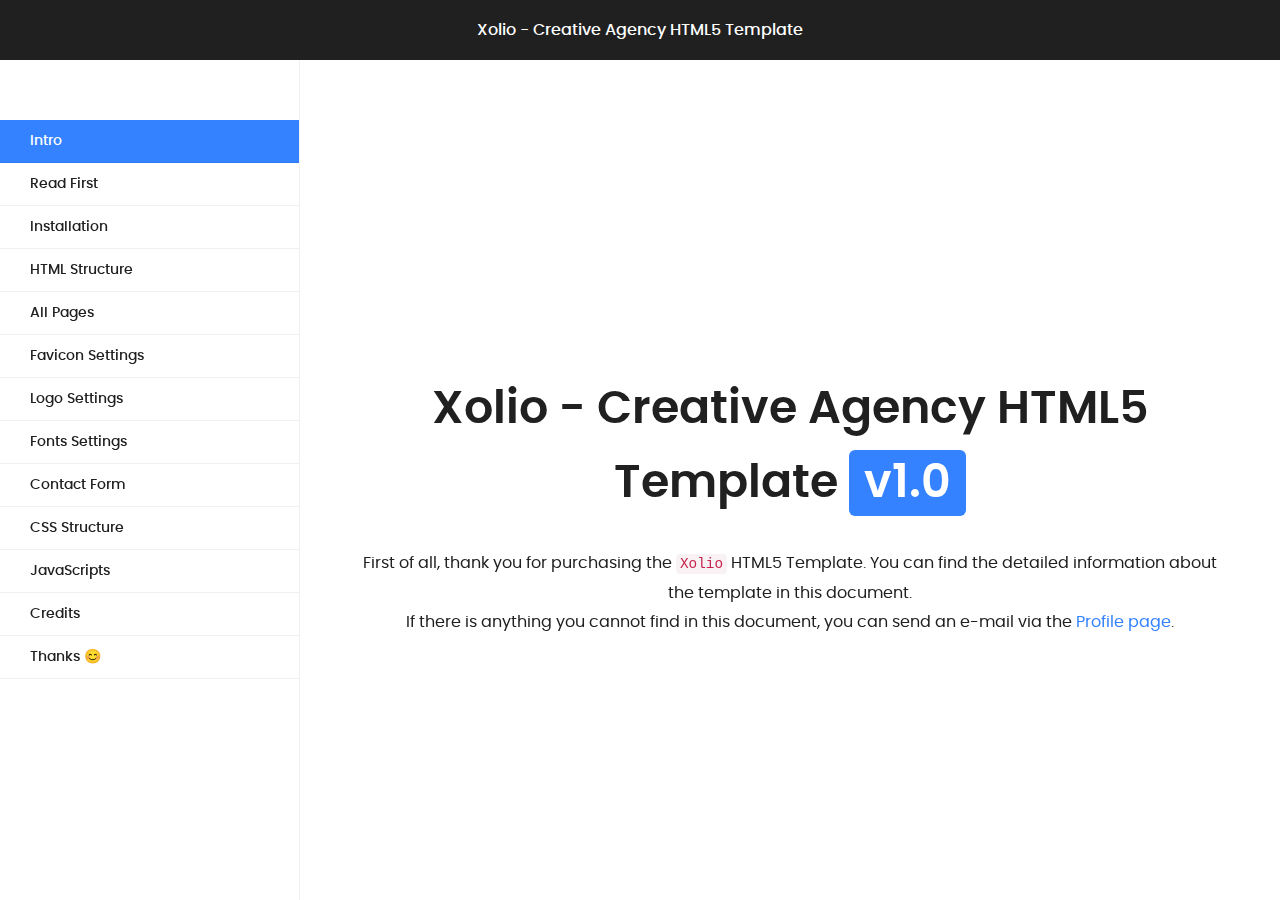
<file: xolio-creative-agency-portfolio-template-2023-11-27-05-10-24-utc/Documentation/index.html>
<!doctype html>
<html lang="en-US">
	<head>
		<!-- Meta -->
		<meta charset="UTF-8">
		<title>Documentation for - Xolio Creative Agency HTML5 Template</title>
		<meta http-equiv="X-UA-Compatible" content="IE=edge,chrome=1">
		<meta name="viewport" content="width=device-width, initial-scale=1.0">
		<!-- Favicons -->
		<link rel="icon" href="assets/icon.png">

		<!-- CSS -->
		<link rel="stylesheet" href="assets/css/reset.css">
		<link rel="stylesheet" href="assets/css/bootstrap.min.css">
		<link rel="stylesheet" href="assets/css/style.css">

	</head>

	<body>

		<!-- Header -->
		<div id="header">
			<h1>Xolio - Creative Agency HTML5 Template</h1>
		</div>

		<!-- Menu -->
		<div id="doc-menu">
			<ul class="nav">
                <li class="section active"><a href="#">Intro</a></li>
                <li class="section"><a href="#notice">Read First</a></li>
                <li class="section"><a href="#start">Installation</a></li>
                <li class="section"><a href="#s1">HTML Structure</a></li>
                <li class="section"><a href="#page">All Pages</a></li>
                <li class="section"><a href="#fav">Favicon Settings</a></li>
                <li class="section"><a href="#logo">Logo Settings</a></li>
                <li class="section"><a href="#font">Fonts Settings</a></li>
                <li class="section"><a href="#contact">Contact Form</a></li>
				<li class="section"><a href="#s2">CSS Structure</a></li>
				<li class="section"><a href="#s3">JavaScripts</a></li>
				<li class="section"><a href="#s4">Credits</a></li>
                <li class="section"><a href="#thanks">Thanks 😊</a></li>
                <!-- <li class="section"><a href="#s7">Changelog</a></li> -->
			</ul>
		</div>

		<!-- Content -->
		<div id="doc-content" data-spy="scroll" data-target="#menu">

			<div id="intro">
				<div class="vertical">
					<h1>Xolio - Creative Agency HTML5 Template <span>v1.0</span></h1>
					<br>
                    <p>First of all, thank you for purchasing the <code>Xolio</code> HTML5 Template. You can find the detailed information about the template in this document. <br> If there is anything you cannot find in this document, you can send an e-mail via the <a href="https://themeforest.net/user/themedox" target="_blank">Profile page</a>.</p>
				</div>
			</div>


<!-- ===================================================================================-->
<!-- Notice
 -->
<!-- ===================================================================================-->
        <h1 id="notice">Xolio in a Brief</h1>
        <p><strong>Xolio</strong> Creative Agency HTML5 Template.<br>
            In download folder you will find <strong>Three folders:</strong>
            <ul>
                <li><code>Documentation</code> (Documentation for main template)</li>
                <li><code>Xolio</code> (Main Template)</li>
            </ul>
            <br>
            <p style="margin-top: 0;" class="files-folder"><img src="assets/files.png" alt=""></p>
            Remember, when you want to use the shortCode/element in any pages you need to adjust the section spacing by giving <code>margin</code> or <code>padding</code>. Don't get panic if you messed up anything when you edit the template. We are always available to support our customer.
        </p>


<!-- ===================================================================================-->
<!-- 1 Installation
 -->
<!-- ===================================================================================-->
        <h1 id="start"><span>01</span>Installation</h1>
        <p>Follow the steps below to setup your site template:</p>
        <ol>
            <li>Unzip the downloaded package and open the <code>Template</code> folder to find all the template files. You wil get <code>Xolio</code> folder in there. You need to upload this folder to your hosting web server using FTP or cPanel in order to use it on your website.</li>
            <li>Below is the folder structure you will see in your website root directory:
                <ul>
                    <li><code>Xolio/assets/css</code> - Stylesheet files</li>
                    <li><code>Xolio/assets/fonts</code> - Icon/fonts files</li>
                    <li><code>Xolio/assets/img</code> - Image files</li>
                    <li><code>Xolio/assets/js</code> - JS files</li>
                </ul>
            </li>
            <li>You need to upload all or specific HTML files as per your need.</li>
            <li>And now you are ready to go to generate your website with this awesome template.</li>
        </ol>

<!-- ===================================================================================-->
<!-- 2 HTML Structure
 -->
<!-- ===================================================================================-->

            <h1 id="s1"><span>02</span>HTML Structure</h1>
            <p>We are used Bootstrap Latest Version <code>v5.1.3</code> framework in this template.<br> The general template structure is the same throughout the template. Here is the general structure.</p>

<pre>
    <code>
        &lt;!doctype html&gt;
        &lt;html class="no-js" lang="en"&gt;
        &lt;head&gt;
            &lt;meta charset="utf-8"&gt;
            &lt;meta http-equiv="x-ua-compatible" content="ie=edge"&gt;
            &lt;title&gt;Xolio - Creative Agency HTML5 Template&lt;/title&gt;
            &lt;meta name="description" content=""&gt;
            &lt;meta name="viewport" content="width=device-width, initial-scale=1"&gt;

            &lt;link rel="shortcut icon" type="image/x-icon" href="assets/img/favicon.png"&gt;
            &lt;!-- Place favicon.ico in the root directory --&gt;

            &lt;!-- CSS here --&gt;
            &lt;link rel="stylesheet" href="assets/css/....."&gt;
            &lt;link rel="stylesheet" href="assets/css/....."&gt;
            &lt;link rel="stylesheet" href="assets/css/...."&gt;
            &lt;link rel="stylesheet" href="assets/css/..."&gt;
        &lt;/head&gt;
        &lt;body&gt;



            &lt;!-- header-area --&gt;
            &lt;header id="home"&gt;


            &lt;/header&gt;
            &lt;!-- header-area-end --&gt;



            &lt;!-- main-area --&gt;
            &lt;main class="main-area fix"&gt;

                &lt;!-- All Section Here --&gt;

            &lt;/main&gt;
            &lt;!-- main-area-end --&gt;



            &lt;!-- Footer-area --&gt;
            &lt;footer class="footer-area"&gt;

            &lt;/footer&gt;
            &lt;!-- Footer-area-end --&gt;



            &lt;!-- JS here --&gt;
            &lt;script src="assets/js/vendor/....."&gt;&lt;/script&gt;
            &lt;script src="assets/js/...."&gt;&lt;/script&gt;
            &lt;script src="assets/js/..."&gt;&lt;/script&gt;
        &lt;/body&gt;
        &lt;/html&gt;
    </code>
</pre>


<!-- ===================================================================================-->
<!-- 3 Favicon
 -->
<!-- ===================================================================================-->
    <h1 id="page"><span>03</span>All Pages</h1>
    <p>Introduce <code>Xolio</code> All Pages</p>
    <ul class="list-wrap">
        <li><h4><code>index.html</code> is <code>====></code> Home Creative Agency</h4></li>
        <li><h4><code>index-2.html</code> is <code>====></code> Home Personal Portfolio</h4></li>
        <li><h4><code>index-3.html</code> is <code>====></code> Home Digital Agency</h4></li>
        <li><h4><code>about-us.html</code> is <code>====></code> About Page</h4></li>
        <li><h4><code>about-me.html</code> is <code>====></code> About Me Page</h4></li>
        <li><h4><code>team.html</code> is <code>====></code> Team Page</h4></li>
        <li><h4><code>team-details.html</code> is <code>====></code> Team Details Page</h4></li>
        <li><h4><code>portfolio-details.html</code> is <code>====></code> Portfolio Details Page</h4></li>
        <li><h4><code>services-details.html</code> is <code>====></code> Services Details Page</h4></li>
        <li><h4><code>contact.html</code> is <code>====></code> Contact Us Page</h4></li>
        <li><h4><code>blog.html</code> is <code>====></code> Blog Standard Post</h4></li>
        <li><h4><code>blog-details.html</code> is <code>====></code> Blog Details Page</h4></li>
    </ul>


<!-- ===================================================================================-->
<!-- 3 Favicon
 -->
<!-- ===================================================================================-->
    <h1 id="fav"><span>04</span>Favicon Settings</h1>
    <p>Favicon Will be found in <code>&lt;head></code> section.</p>
    <pre>
    <!-- Favicon -->
    &lt;link rel="shortcut icon" type="image/x-icon" href="assets/img/favicon.png">
    </pre>



<!-- ===================================================================================-->
<!-- 4 Logo
 -->
<!-- ===================================================================================-->
        <h1 id="logo"><span>05</span>Logo Settings</h1>
        <p>The Logo will be found in the <code>&lt;nav class="navbar"></code> tag.</p>
        <pre>

        &lt;div class="logo"&gt;&lt;a href="index.html"&gt;&lt;img src="img/logo/logo.png" alt="logo"&gt;&lt;/a&gt;&lt;/div&gt;
        </pre>
        <p>You can replace any <code>.jpg</code> <code>.png</code> <code>.svg</code> logo. And set the <code>width</code> according to your logo size.</p>





<!-- ===================================================================================-->
<!-- 5 Fonts
 -->
<!-- ===================================================================================-->
        <h1 id="font"><span>06</span>Fonts Settings</h1>
        <p>In <code>Xolio</code> we use <code>Poppins</code> font.<br>
        You can change both fonts form <code>assets/css/style.css</code> file:
        </p>
        <pre>
        @import url('https://fonts.googleapis.com/css2?family=Poppins:ital,wght@0,300;0,400;0,500;0,600;0,700;0,800;1,300;1,400;1,500;1,600;1,700;1,800&display=swap');
        </pre>


<!--====================================================================================-->



			<section id="contact-form">
                <h1 id="contact"><span>07</span>Activeted PHP Contact Form</h1>
				<p>You can edit your form simply and quickly. Open <code>mail.php</code> from <code>Xolio</code> folder and add your email into <code>$recipient</code> field</p>
<pre>
<code>
&lt;?php

// Only process POST reqeusts.

if ($_SERVER["REQUEST_METHOD"] == "POST") {

// Get the form fields and remove MORALspace.
$name = strip_tags(trim($_POST["name"]));

$name = str_replace(array("\r","\n"),array(" "," "),$name);

$email = filter_var(trim($_POST["email"]), FILTER_SANITIZE_EMAIL);

$message = trim($_POST["message"]);


// Check that data was sent to the mailer.

if ( empty($name) OR empty($message) OR !filter_var($email, FILTER_VALIDATE_EMAIL)) {

// Set a 400 (bad request) response code and exit.

http_response_code(400);

echo "Please complete the form and try again.";

exit;

}

// Set the recipient email address.

// FIXME: Update this to your desired email address.

$recipient = "founder@stthemes.com";


?&gt;
</code></pre>


			</section>


<!-- ===================================================================================-->
<!-- 2 CSS Structure
 -->
<!-- ===================================================================================-->

			<h1 id="s2"><span>08</span>CSS Structure</h1>
			<p>The <code>style.css</code> file contains all of the specific stylings for the page. The file is separated into sections using:</p>


                 <ul>
                	<li>
                    	<h4>bootstrap.min.css</h4>
                        <p>This file includes core <a href="https://getbootstrap.com" target="_blank">bootstrap</a> styles</p>
                        <a href="https://getbootstrap.com/docs/5.1/getting-started/download/" target="_blank"><small>Source</small></a>
                    </li>

                    <li>
                    	<h4>font-awesome.css</h4>
                        <p>This file contains styles about <a href="https://fontawesome.com/v5.15/icons" target="_blank">Fontawesome</a> icon library</p>
                        <a href="https://fontawesome.com/v5.15/icons" target="_blank"><small>Source</small></a>

                        <h5>Example</h5>
                        <code>
                        	&lt;i class="fab fa-facebook-square">&lt;/i>
                        </code>
                    </li>

                    <li>
                    	<h4>magnific-popup.css</h4>
                        <p>This file contains styles about <a href="https://dimsemenov.com/plugins/magnific-popup/" target="_blank">Popup</a> Style</p>
                        <a href="https://dimsemenov.com/plugins/magnific-popup/" target="_blank"><small>Source</small></a>
                    </li>

                    <li>
                    	<h4>animate.min.css</h4>
                        <p><code>animate.css</code> is a bunch of cool, fun, and cross-browser animations for you to use in projects. Great for emphasis, home pages, sliders, and general just-add-water-awesomeness.</p>
                        <a href="https://animate.style/" target="_blank"><small>Source</small></a>

                        <h5>Example</h5>

                        <code>
                        &lt;div class="wow slideInLeft">
                        ...
                        &lt;/div>
                        </code>
                    </li>

                    <li>
                    	<h4>slick.css</h4>
                        <p>This file contains styles about slick carousel plugin</p>

                        <a href="https://kenwheeler.github.io/slick/" target="_blank"><small>Source</small></a>
                    </li>

                    <li>
                    	<h4>style.css</h4>
                        <p>All styles about template</p>
                    </li>

                </ul>

<!-- ===================================================================================-->
<!-- 3 JavaScripts
 -->
<!-- ===================================================================================-->

			<h1 id="s3"><span>09</span>JavaScripts</h1>
			<ul>
                    <li>
                        <h4>jQuery 3.6.0</h4>
                        <p>jQuery is a fast, small, and feature-rich JavaScript library.</p>
                        <a href="https://blog.jquery.com/2021/03/02/jquery-3-6-0-released/"><small>Source</small></a>
                    </li>

                    <li>
                        <h4>bootstrap.min.js</h4>
                        <p>Core bootstrap js file</p>
                        <a href="https://getbootstrap.com/docs/5.1/getting-started/download/" target="_blank"><small>Source</small></a>
                    </li>


                    <li>
                    	<h4>slick.min.js</h4>
                        <p>jQuery carousel plugin from Slick</p>

                        <a href="https://kenwheeler.github.io/slick/" target="_blank"><small>Source</small></a>
                    </li>

                  	<li>
                        <h4>wow.js</h4>
                        <p>A lightweight script to animate scrolling.Reveal Animations When You Scroll.</p>
                        <small><a href="https://wowjs.uk/" target="_blank">Source</a></small>

                    </li>

                     <li>
                        <h4>min.js</h4>
                        <p>This file contains all script about site.</p>
                    </li>


                </ul>





<!-- ===================================================================================-->
<!-- 4 Credits -->
<!-- ===================================================================================-->

<h1 id="s4"><span>10</span>Credits</h1>
<ul>
    <li>
        <a href="http://getbootstrap.com"><h4>Bootstrap</h4></a>
    </li>


    <li>
        <h4>Stock Image<a href="https://unsplash.com/"> Unsplash</a>, <a href="https://www.pexels.com/"> Pexels</a></h4>
    </li>

    <li>
        <a href="http://fontawesome.io"><h4>Fontawesome</h4></a>
    </li>

    <li>
        <a href="http://daneden.github.io/animate.css/"><h4>Animate.css</h4></a>
    </li>

</ul>



<section id="thanks">
    <h1 id="s6"><span>11</span>Thanks</h1>
    <hr>
    <h4 id="thanks_span_style">
    <span>Once again thank you for purchasing one of our Templates</span></h4>
    <h2>Best Regards</h2>
    <h3><a href="https://themeforest.net/user/themedox/" target="_blank">ThemeDox</a></h3>
</section>

<footer>
    <hr>
    <p>Copyright ThemeDox 2022 made with the <a href="#">Documenter v1.0</a></p>
</footer>

<!-- ===================================================================================-->
<!-- 5 Credits -->
<!-- ===================================================================================-->
    <!-- <h1 id="s7"><span>12</span>Changelog:</h1>
    <small>Dates are formatted in <code>dd/mm/yy</code></small>

    <pre>

    ===========================
    ----- (20 October 2022) ------
    ===========================
    Initial Released Xolio.

    </pre> -->

</div>

        <!-- JavaScripts -->
        <script type='text/javascript' src='assets/js/jquery.min.js'></script>
        <script type='text/javascript' src='assets/js/bootstrap.min.js'></script>
        <script type='text/javascript' src='assets/js/jquery.scrollTo.min.js'></script>
        <script type='text/javascript' src='assets/js/jquery.localscroll-1.2.7-min.js'></script>
        <script type='text/javascript' src='assets/js/custom.js'></script>

	</body>
</html>
</file>
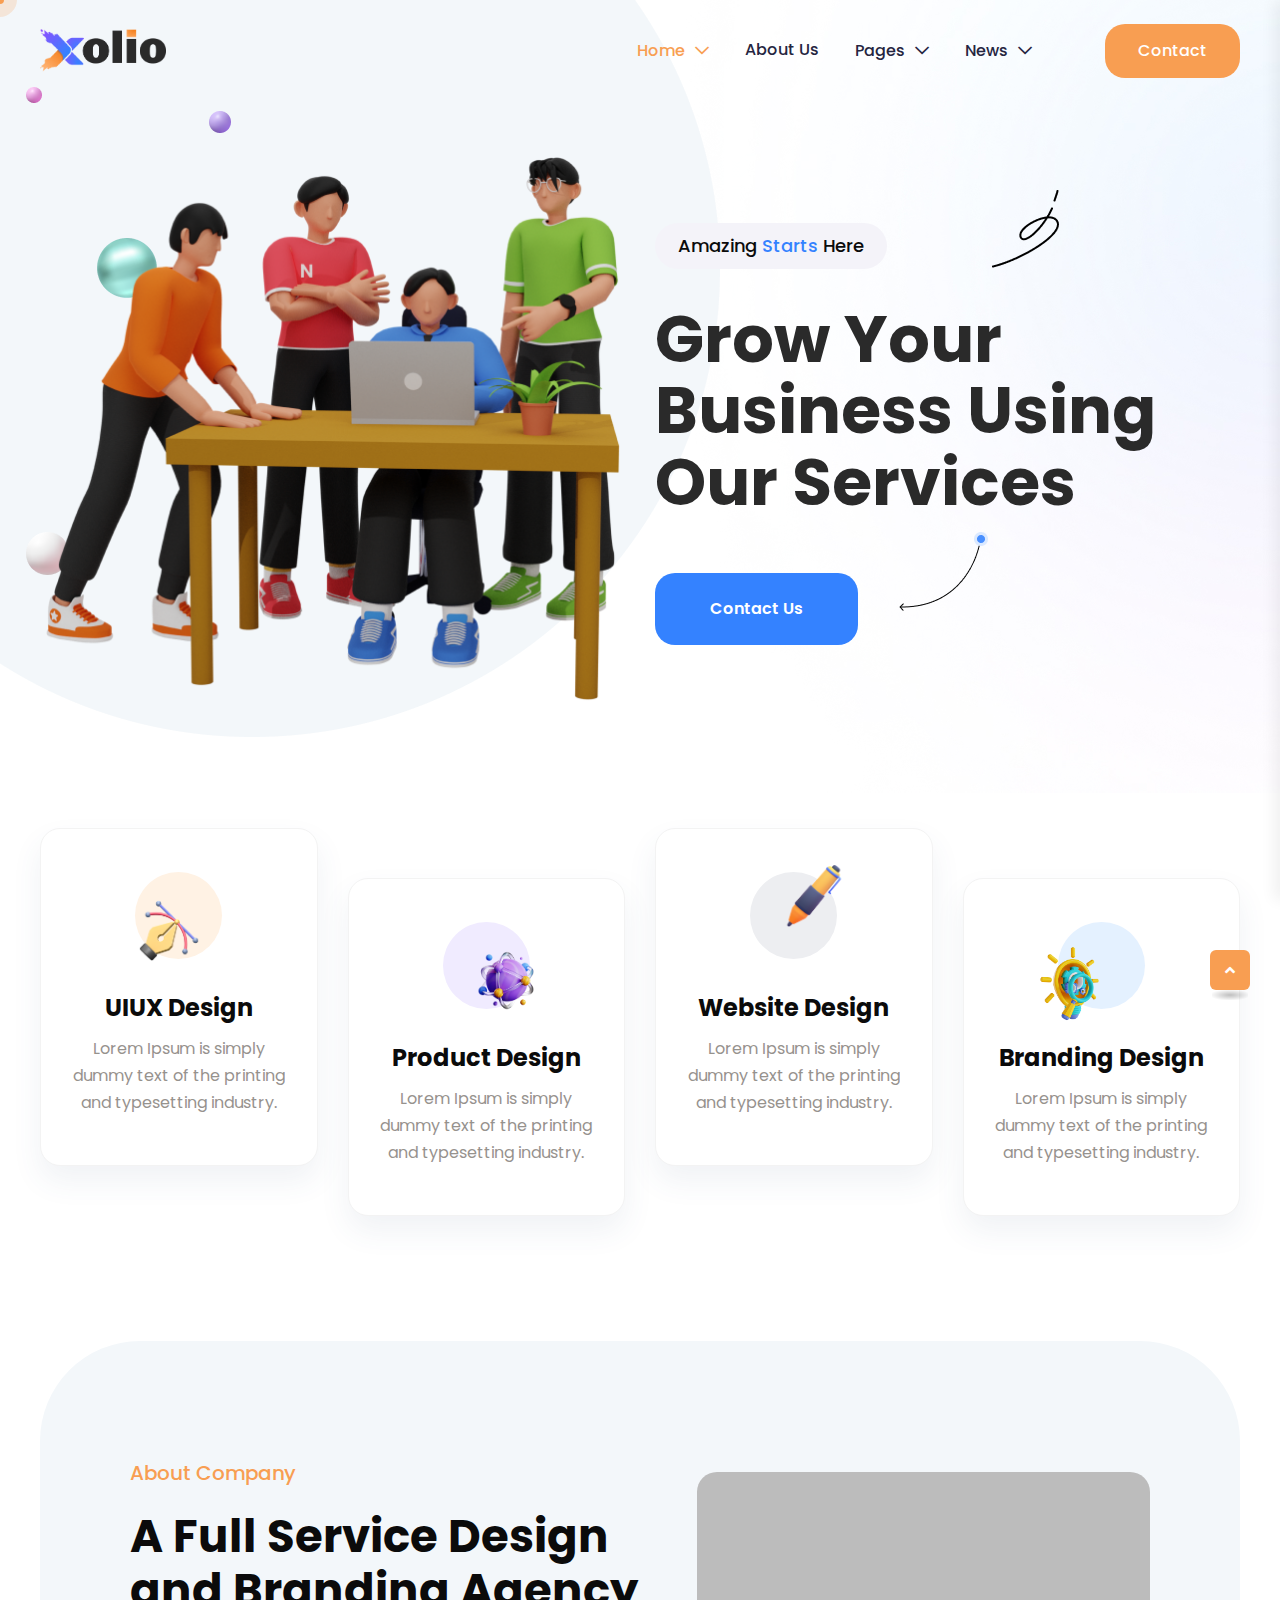
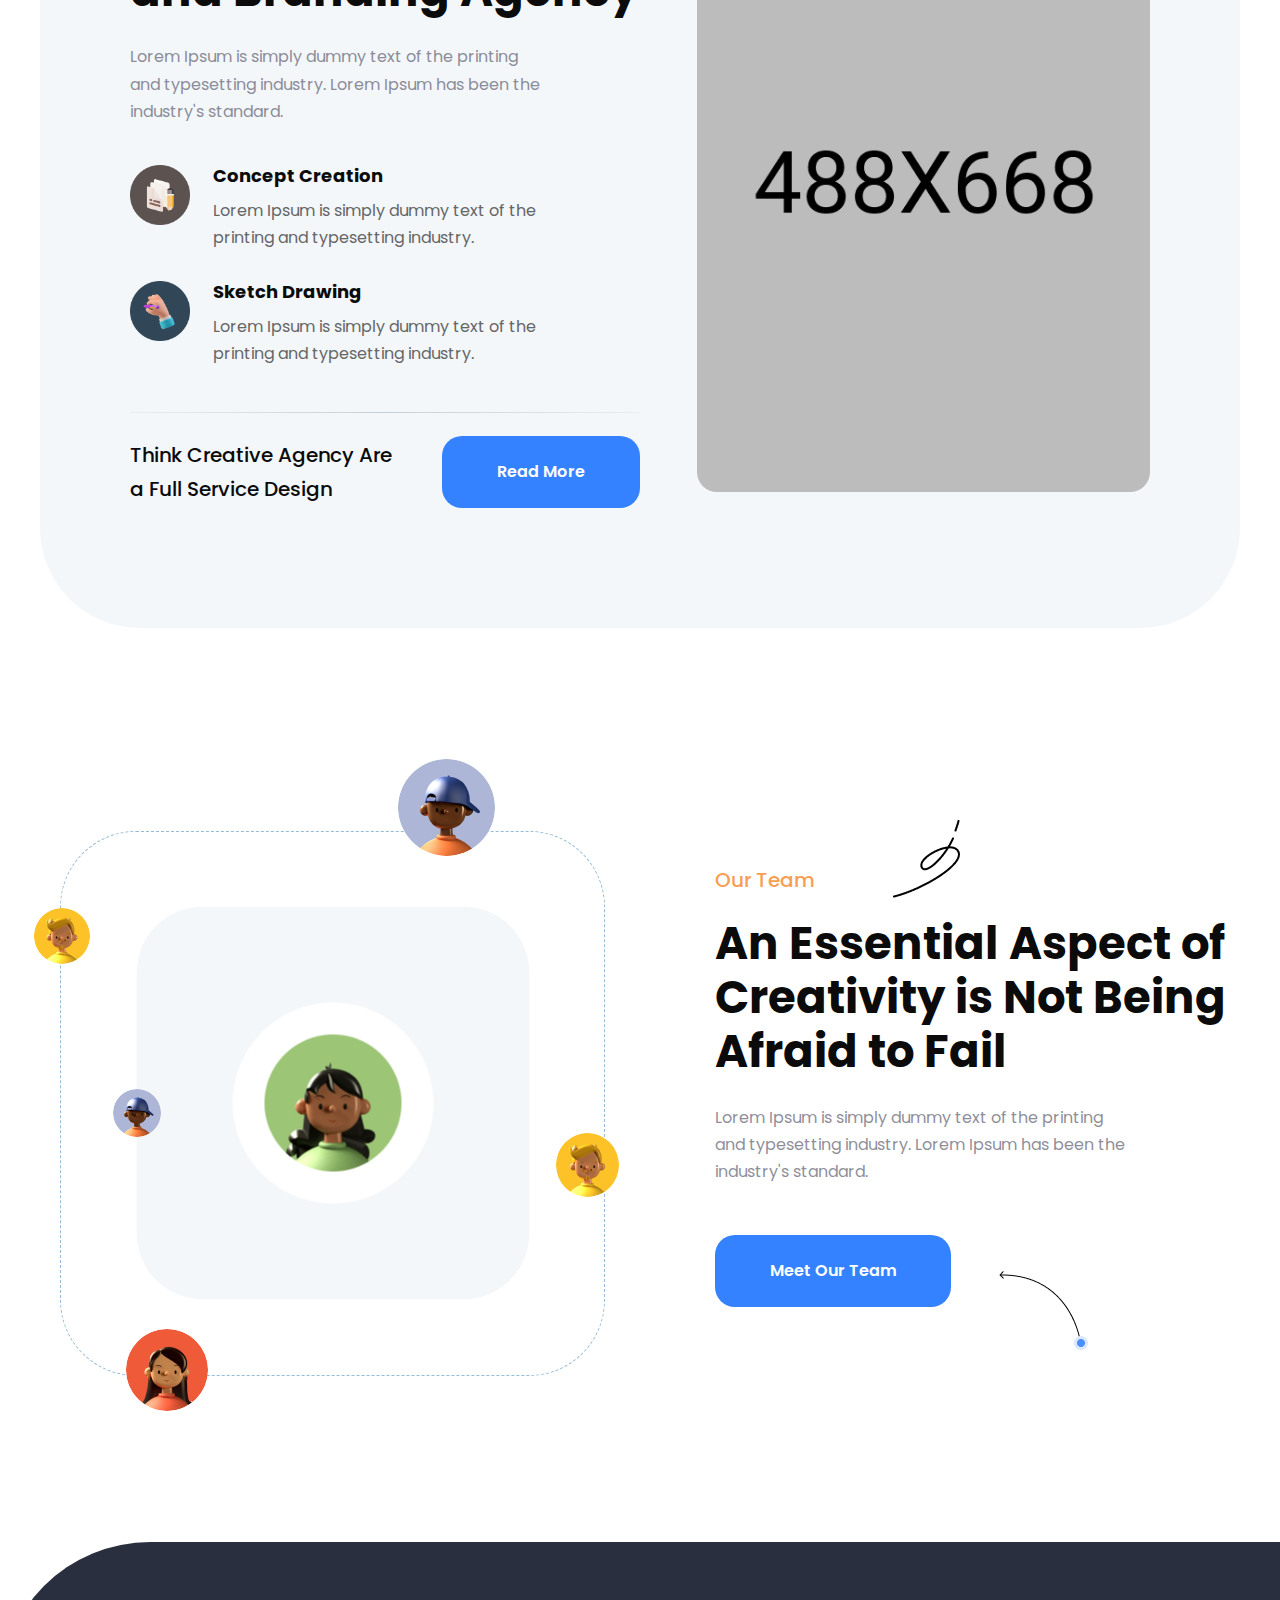
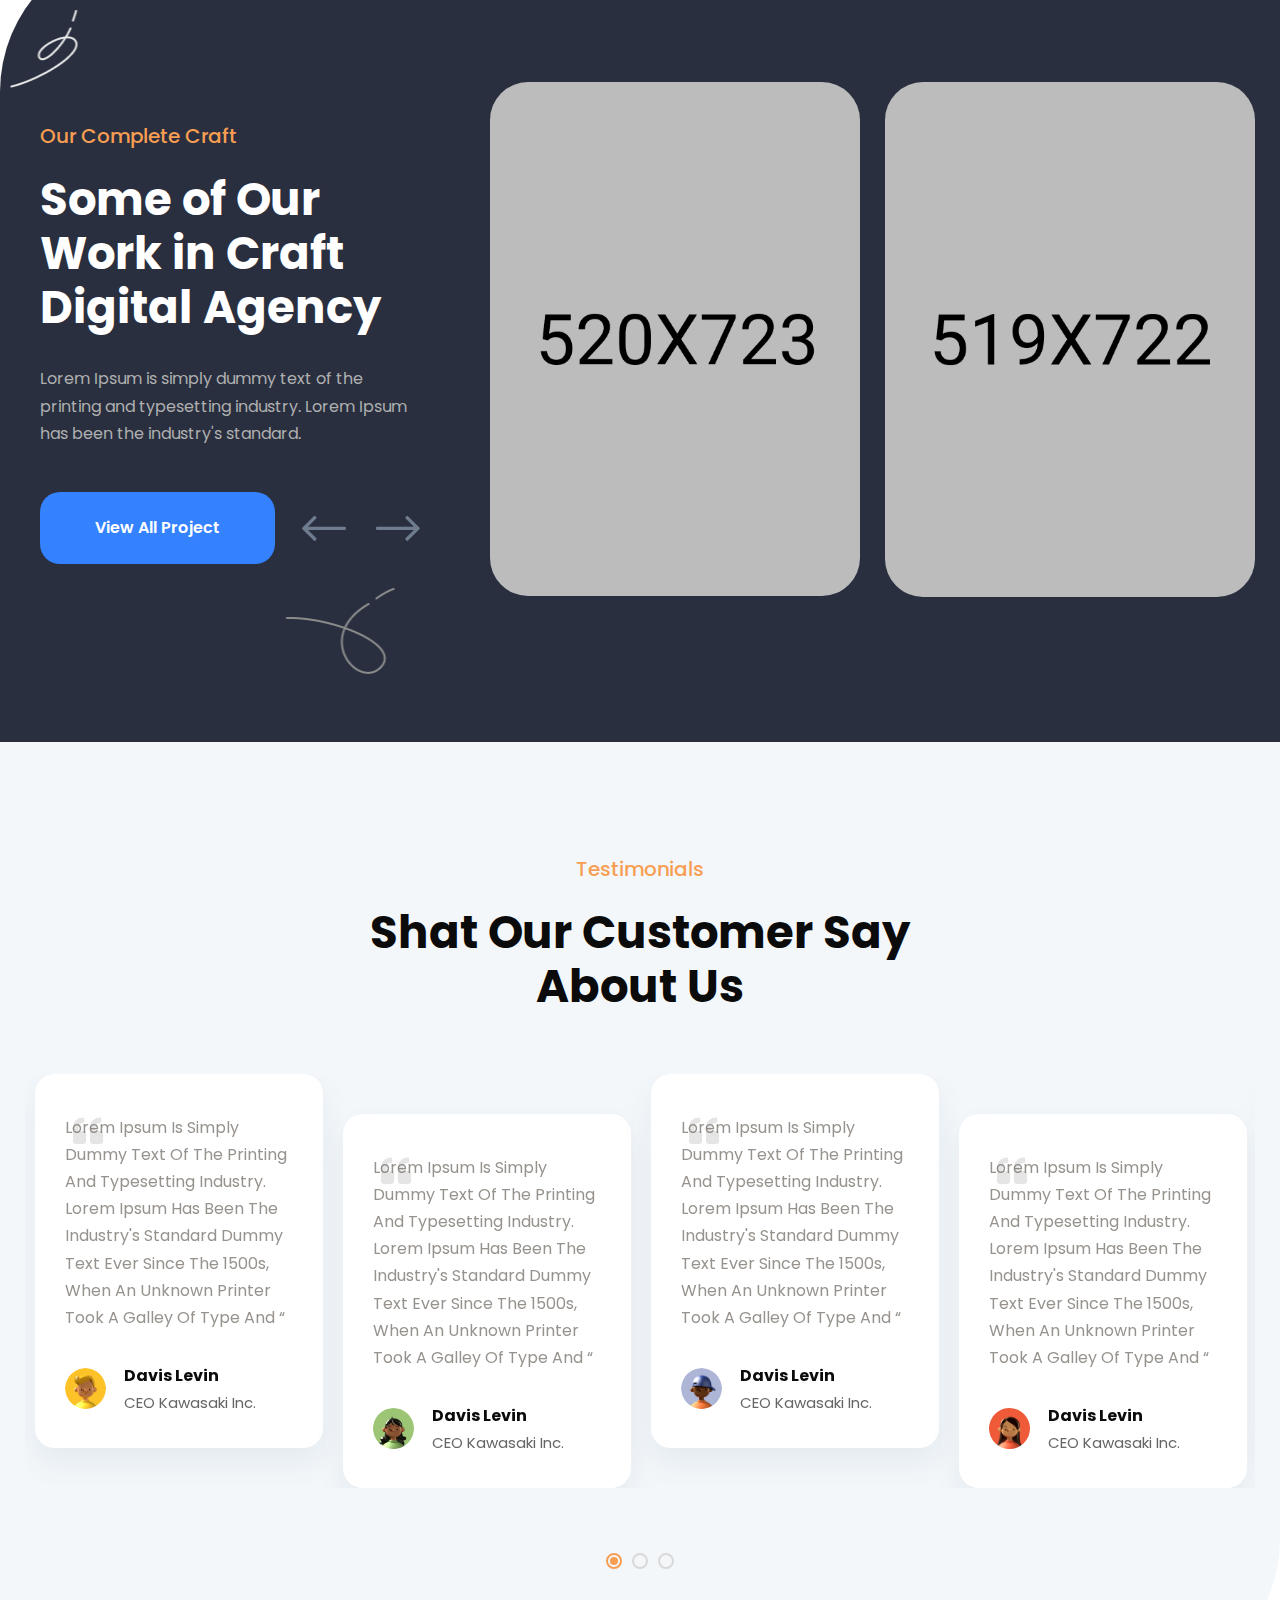
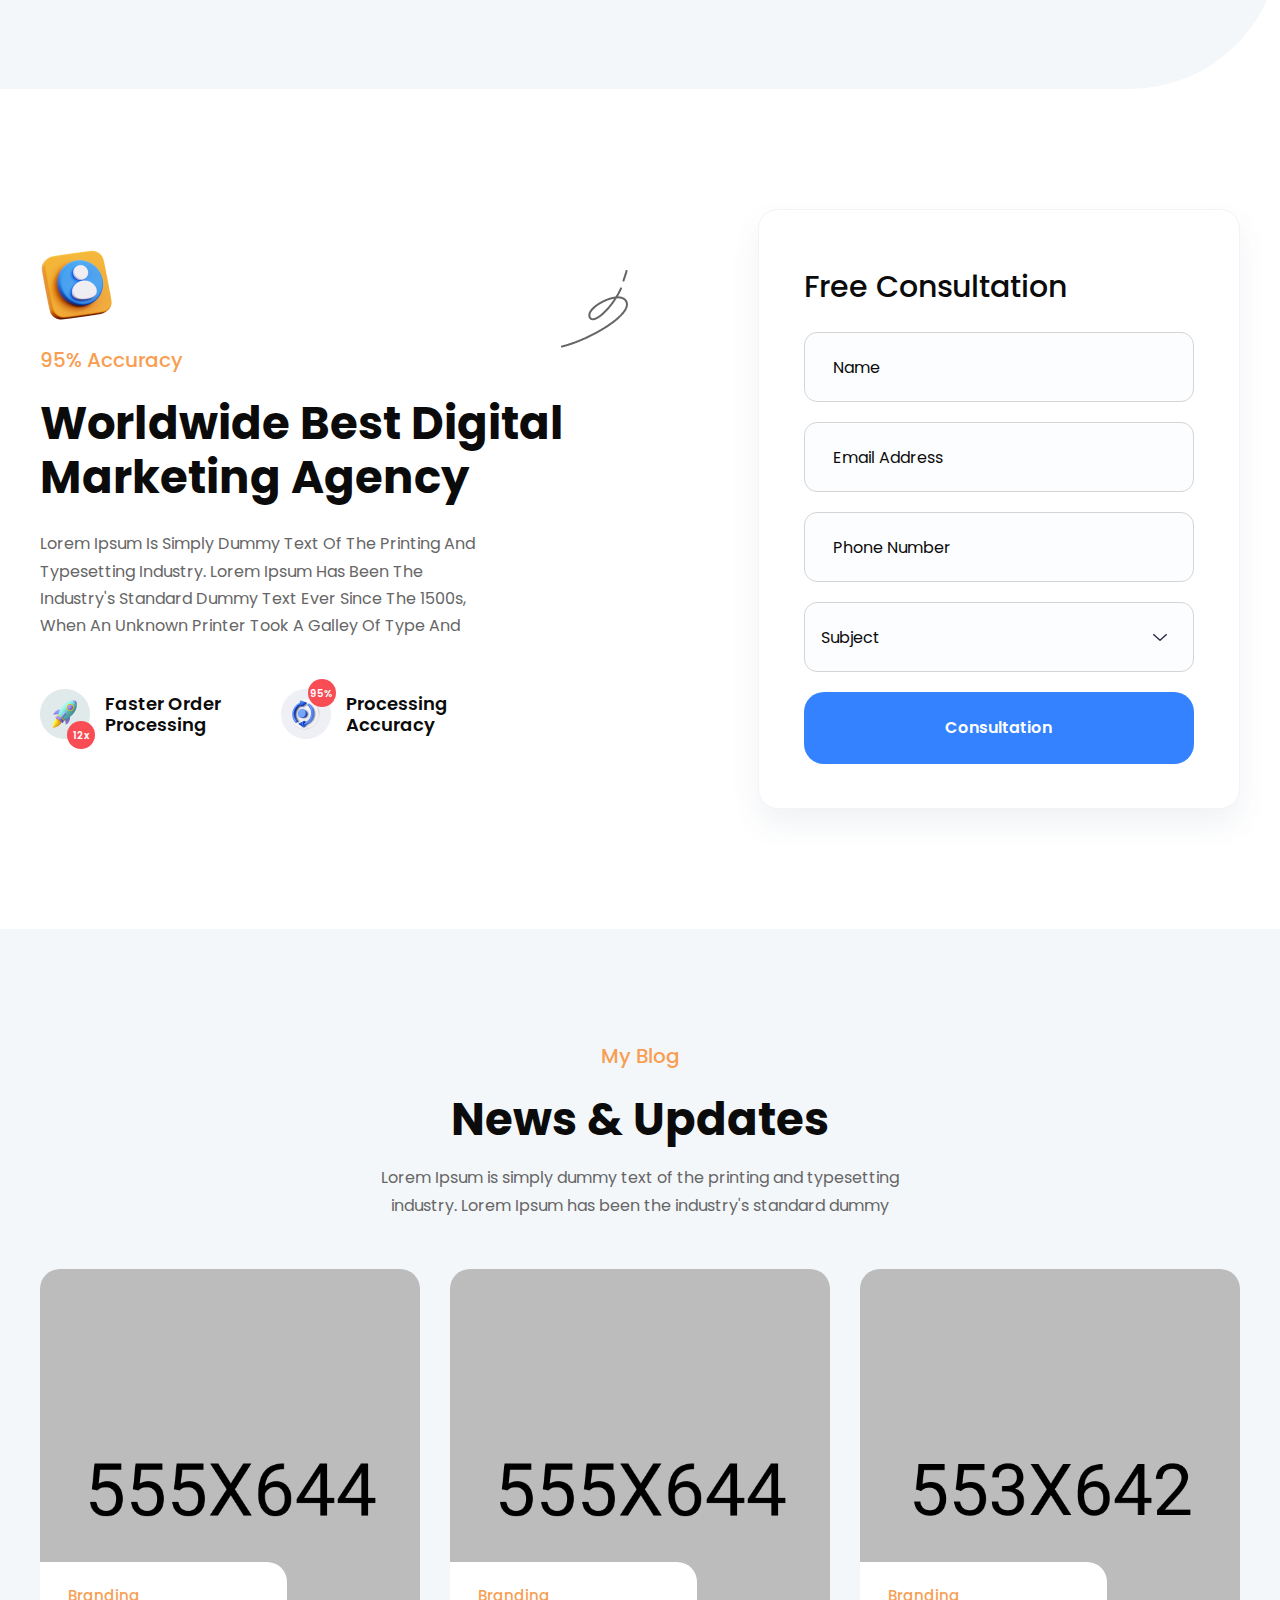
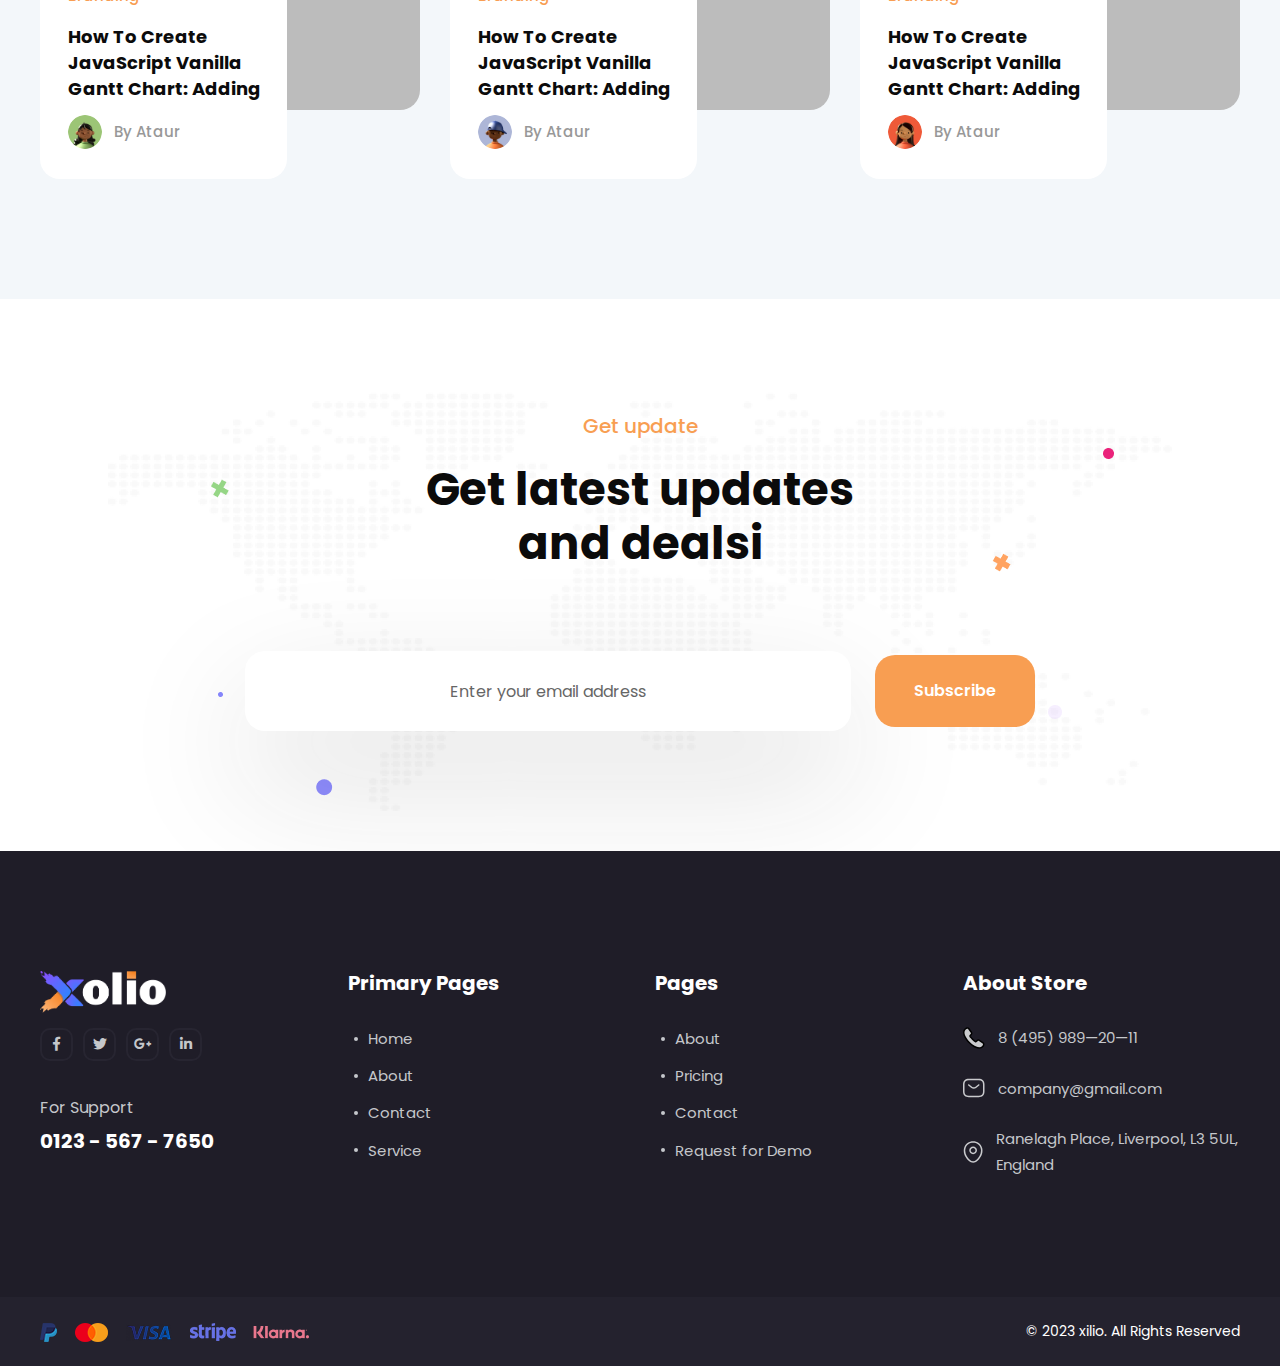
<file: xolio-creative-agency-portfolio-template-2023-11-27-05-10-24-utc/xolio/index.html>
<!doctype html>
<html class="no-js" lang="en">
    <head>
        <meta charset="utf-8">
        <meta http-equiv="x-ua-compatible" content="ie=edge">
        <title>Xolio - Creative Agency HTML5 Template</title>
        <meta name="description" content="Xolio - Creative Agency Template">
        <meta name="viewport" content="width=device-width, initial-scale=1">

		<link rel="shortcut icon" type="image/x-icon" href="assets/img/favicon.png">
        <!-- Place favicon.ico in the root directory -->

		<!-- CSS here -->
        <link rel="stylesheet" href="assets/css/bootstrap.min.css">
        <link rel="stylesheet" href="assets/css/animate.min.css">
        <link rel="stylesheet" href="assets/css/magnific-popup.css">
        <link rel="stylesheet" href="assets/css/fontawesome-all.min.css">
        <link rel="stylesheet" href="assets/css/swiper-bundle.min.css">
        <link rel="stylesheet" href="assets/css/odometer.css">
        <link rel="stylesheet" href="assets/css/slick.css">
        <link rel="stylesheet" href="assets/css/default.css">
        <link rel="stylesheet" href="assets/css/style.css">
        <link rel="stylesheet" href="assets/css/responsive.css">
    </head>
    <body>


        <!--Preloader-->
        <div id="preloader">
            <div id="loader" class="loader">
                <div class="loader-container">
                    <div class="loader-icon"><img src="assets/img/preloader.png" alt="Preloader"></div>
                </div>
            </div>
        </div>
        <!--Preloader-end -->

        <!-- Custom-cursor -->
        <div class="mouseCursor cursor-outer"></div>
        <div class="mouseCursor cursor-inner"><span>Drag</span></div>
        <!-- Custom-cursor-end -->

		<!-- Scroll-top -->
        <button class="scroll-top scroll-to-target" data-target="html">
            <i class="fas fa-angle-up"></i>
        </button>
        <!-- Scroll-top-end-->

        <!-- header-area -->
        <header>
            <div id="sticky-header" class="menu-area transparent-header">
                <div class="container">
                    <div class="row">
                        <div class="col-12">
                            <div class="mobile-nav-toggler"><i class="fas fa-bars"></i></div>
                            <div class="menu-wrap">
                                <nav class="menu-nav">
                                    <div class="logo">
                                        <a href="index.html"><img src="assets/img/logo/logo.png" alt="Logo"></a>
                                    </div>
                                    <div class="navbar-wrap main-menu d-none d-lg-flex">
                                        <ul class="navigation">
                                            <li class="active menu-item-has-children"><a href="#">Home</a>
                                                <ul class="sub-menu">
                                                    <li class="active"><a href="index.html">Creative Agency</a></li>
                                                    <li><a href="index-2.html">Personal Portfolio</a></li>
                                                    <li><a href="index-3.html">Digital Agency</a></li>
                                                </ul>
                                            </li>
                                            <li><a href="about-us.html">About Us</a></li>
                                            <li class="menu-item-has-children"><a href="#">pages</a>
                                                <ul class="sub-menu">
                                                    <li><a href="about-me.html">About Me</a></li>
                                                    <li><a href="team.html">Team Page</a></li>
                                                    <li><a href="team-details.html">Team Details</a></li>
                                                    <li><a href="project-details.html">Portfolio Details</a></li>
                                                    <li><a href="services-details.html">Services Details</a></li>
                                                    <li><a href="contact.html">Contact Us</a></li>
                                                </ul>
                                            </li>
                                            <li class="menu-item-has-children"><a href="#">News</a>
                                                <ul class="sub-menu">
                                                    <li><a href="blog.html">Our Blog</a></li>
                                                    <li><a href="blog-details.html">Blog Details</a></li>
                                                </ul>
                                            </li>
                                        </ul>
                                    </div>
                                    <div class="header-action">
                                        <ul class="list-wrap">
                                            <li class="header-btn"><a href="#!" class="btn">Contact <span></span></a></li>
                                        </ul>
                                    </div>
                                </nav>
                            </div>

                            <!-- Mobile Menu  -->
                            <div class="mobile-menu">
                                <nav class="menu-box">
                                    <div class="close-btn"><i class="fas fa-times"></i></div>
                                    <div class="nav-logo">
                                        <a href="index.html"><img src="assets/img/logo/logo.png" alt="Logo"></a>
                                    </div>
                                    <div class="menu-outer">
                                        <!--Here Menu Will Come Automatically Via Javascript / Same Menu as in Header-->
                                    </div>
                                    <div class="social-links">
                                        <ul class="clearfix list-wrap">
                                            <li><a href="#"><i class="fab fa-facebook-f"></i></a></li>
                                            <li><a href="#"><i class="fab fa-twitter"></i></a></li>
                                            <li><a href="#"><i class="fab fa-instagram"></i></a></li>
                                            <li><a href="#"><i class="fab fa-linkedin-in"></i></a></li>
                                            <li><a href="#"><i class="fab fa-youtube"></i></a></li>
                                        </ul>
                                    </div>
                                </nav>
                            </div>
                            <div class="menu-backdrop"></div>
                            <!-- End Mobile Menu -->

                        </div>
                    </div>
                </div>

                <!-- header-contact -->
                <div class="header-contact-wrap">
                    <div class="container">
                        <div class="row">
                            <div class="col-lg-8">
                                <div class="left-side-content">
                                    <h3 class="title">Contact</h3>
                                    <div class="row">
                                        <div class="col-xl-4 col-lg-5 col-md-6">
                                            <div class="contact-info-list">
                                                <ul class="list-wrap">
                                                    <li>
                                                        <div class="icon">
                                                            <svg viewBox="0 0 22 20" fill="none" xmlns="http://www.w3.org/2000/svg">
                                                                <path fill-rule="evenodd" clip-rule="evenodd"
                                                                    d="M1.5 6.5C1.5 4.89295 1.95538 3.86848 2.63534 3.2371C3.32535 2.59637 4.36497 2.25 5.75 2.25H15.75C17.135 2.25 18.1746 2.59637 18.8647 3.2371C19.5446 3.86848 20 4.89295 20 6.5V13.5C20 15.107 19.5446 16.1315 18.8647 16.7629C18.1746 17.4036 17.135 17.75 15.75 17.75H5.75C4.36497 17.75 3.32535 17.4036 2.63534 16.7629C1.95538 16.1315 1.5 15.107 1.5 13.5V6.5ZM5.75 0.75C4.13503 0.75 2.67465 1.15363 1.61466 2.1379C0.544615 3.13152 0 4.60705 0 6.5V13.5C0 15.393 0.544615 16.8685 1.61466 17.8621C2.67465 18.8464 4.13503 19.25 5.75 19.25H15.75C17.365 19.25 18.8254 18.8464 19.8853 17.8621C20.9554 16.8685 21.5 15.393 21.5 13.5V6.5C21.5 4.60705 20.9554 3.13152 19.8853 2.1379C18.8254 1.15363 17.365 0.75 15.75 0.75H5.75ZM16.2181 7.58602C16.5417 7.32751 16.5945 6.85558 16.336 6.53194C16.0775 6.20829 15.6056 6.15548 15.2819 6.41398L12.1529 8.91324L12.1525 8.91352C11.3961 9.51536 10.0946 9.51549 9.33799 8.91393L6.21898 6.41471C5.89574 6.1557 5.42373 6.20778 5.16471 6.53102C4.9057 6.85426 4.95778 7.32627 5.28102 7.58529L8.40101 10.0853L8.40286 10.0868C9.70626 11.1244 11.7837 11.1244 13.0871 10.0868L13.0881 10.086L16.2181 7.58602Z" />
                                                            </svg>
                                                        </div>
                                                        <div class="content">
                                                            <a href="mailto:company@gmail.com">company@gmail.com</a>
                                                        </div>
                                                    </li>
                                                    <li>
                                                        <div class="icon">
                                                            <svg viewBox="0 0 20 22" fill="none" xmlns="http://www.w3.org/2000/svg">
                                                                <path fill-rule="evenodd" clip-rule="evenodd"
                                                                    d="M2.48199 7.65591C3.37522 3.73032 6.71708 1.74769 10.1338 1.75C13.5508 1.75231 16.8905 3.73971 17.7791 7.66556L17.7791 7.6656C18.8362 12.3354 15.943 16.3756 13.2111 18.999L13.2097 19.0004C11.4913 20.659 8.77127 20.661 7.04076 18.9997C4.31866 16.3762 1.42493 12.3261 2.48199 7.65591ZM10.1348 0.250002C14.1154 0.252693 18.1706 2.60029 19.2421 7.33441C20.4848 12.8239 17.0589 17.3834 14.251 20.08C11.9497 22.3008 8.31046 22.2989 6.00106 20.0809L6.00012 20.08C3.20236 17.3836 -0.22362 12.8139 1.01908 7.32441L1.01926 7.32364C2.09618 2.58953 6.1542 0.247312 10.1348 0.250002ZM7.76166 9.30994C7.76166 8.00103 8.82274 6.93994 10.1317 6.93994C11.4406 6.93994 12.5017 8.00103 12.5017 9.30994C12.5017 10.6189 11.4406 11.6799 10.1317 11.6799C8.82274 11.6799 7.76166 10.6189 7.76166 9.30994ZM10.1317 5.43994C7.99432 5.43994 6.26166 7.1726 6.26166 9.30994C6.26166 11.4473 7.99432 13.1799 10.1317 13.1799C12.269 13.1799 14.0017 11.4473 14.0017 9.30994C14.0017 7.1726 12.269 5.43994 10.1317 5.43994Z" />
                                                            </svg>
                                                        </div>
                                                        <div class="content">
                                                            <span>Ranelagh Place, Liverpool, L3 5UL, England</span>
                                                        </div>
                                                    </li>
                                                    <li>
                                                        <div class="icon">
                                                            <svg viewBox="0 0 22 22" fill="none" xmlns="http://www.w3.org/2000/svg">
                                                                <path fill-rule="evenodd" clip-rule="evenodd"
                                                                    d="M1.5 11C1.5 5.89421 5.64421 1.75 10.75 1.75C15.8558 1.75 20 5.89421 20 11C20 16.1058 15.8558 20.25 10.75 20.25C5.64421 20.25 1.5 16.1058 1.5 11ZM10.75 0.25C4.81579 0.25 0 5.06579 0 11C0 16.9342 4.81579 21.75 10.75 21.75C16.6842 21.75 21.5 16.9342 21.5 11C21.5 5.06579 16.6842 0.25 10.75 0.25ZM11.1289 6.50977C11.1289 6.09555 10.7931 5.75977 10.3789 5.75977C9.96469 5.75977 9.62891 6.09555 9.62891 6.50977V10.6098C9.62891 11.0862 9.79027 11.5637 10.0149 11.9576C10.2393 12.3511 10.5673 12.7322 10.9755 12.9744L10.9766 12.975L14.0746 14.8238C14.4303 15.0361 14.8907 14.9198 15.1029 14.5641C15.3152 14.2084 15.1989 13.748 14.8432 13.5357L11.7433 11.6857L11.7413 11.6845C11.6099 11.6067 11.4483 11.4431 11.3179 11.2145C11.1875 10.9859 11.1289 10.7633 11.1289 10.6098V6.50977Z" />
                                                            </svg>
                                                        </div>
                                                        <div class="content">
                                                            <span>7 Days a week <br> from 10-00 am to 6-00 pm</span>
                                                        </div>
                                                    </li>
                                                </ul>
                                                <div class="lats-chat">
                                                    <a href="contact.html">Lat’s Chat</a>
                                                </div>
                                            </div>
                                        </div>
                                        <div class="col-xl-8 col-lg-7 col-md-6">
                                            <div class="our-best-project">
                                                <div class="content">
                                                    <h4 class="title">One of Our <span>Best Ongoing</span> Projects</h4>
                                                    <a href="project-details.html" class="btn">Details <span></span></a>
                                                </div>
                                                <div class="thumb">
                                                    <img src="assets/img/images/our_project_img.png" alt="">
                                                </div>
                                            </div>
                                        </div>
                                    </div>
                                </div>
                            </div>
                            <div class="col-lg-4">
                                <div class="customer-support-wrap">
                                    <h4 class="title">Customer Support</h4>
                                    <div class="customer-support-content">
                                        <div class="content-top">
                                            <img src="assets/img/images/support_img.png" alt="">
                                            <h4 class="title">Need Help Choosing a Plan?</h4>
                                        </div>
                                        <p>We offer solutions for businesses of all sizes. For questions about our plans and products,,
                                            contact our team of experts. <a href="contact.html">Get in touch</a></p>
                                    </div>
                                    <div class="content-bottom">
                                        <a href="contact.html">Support</a>
                                        <a href="contact.html">Documentation</a>
                                    </div>
                                </div>
                            </div>
                        </div>
                    </div>
                </div>
                <div class="body-contact-overlay"></div>
                <!-- header-contact-end -->
            </div>
        </header>
        <!-- header-area-end -->



        <!-- main-area -->
        <main>

            <!-- banner-area -->
            <section class="banner-area banner-bg">
                <div class="container">
                    <div class="row align-items-center">
                        <div class="col-lg-6">
                            <div class="banner-img wow fadeInLeft" data-wow-delay=".4s">
                                <img src="assets/img/banner/banner_img.png" alt="">
                            </div>
                        </div>
                        <div class="col-lg-6">
                            <div class="banner-content">
                                <span class="sub-title wow fadeInUp" data-wow-delay=".2s">Amazing <strong>Starts</strong> Here</span>
                                <h2 class="title wow fadeInUp" data-wow-delay=".4s">Grow Your Business Using Our Services</h2>
                                <a href="contact.html" class="btn wow fadeInUp" data-wow-delay=".6s">Contact Us <span></span></a>
                            </div>
                        </div>
                    </div>
                </div>
                <div class="banner-shape-wrap">
                    <img src="assets/img/banner/banner_shape01.png" alt="">
                    <img src="assets/img/banner/banner_shape02.png" alt="" class="animationFramesOne">
                    <img src="assets/img/banner/banner_shape03.png" alt="" class="contactSwimmer">
                    <img src="assets/img/banner/banner_shape04.png" alt="" class="rotateme">
                    <img src="assets/img/banner/banner_shape05.png" alt="" class="animation1">
                    <img src="assets/img/banner/banner_shape06.png" alt="" class="ribbonRotate">
                    <img src="assets/img/banner/banner_shape07.png" alt="" class="float-bob-x">
                </div>
            </section>
            <!-- banner-area-end -->

            <!-- services-area -->
            <section class="services-area pt-35 pb-95">
                <div class="container">
                    <div class="row justify-content-center">
                        <div class="col-xl-3 col-lg-4 col-md-6 col-sm-10">
                            <div class="services-item wow fadeInUp" data-wow-delay=".2s">
                                <div class="services-icon">
                                    <img src="assets/img/icon/services_icon01.png" alt="">
                                </div>
                                <div class="services-content">
                                    <h4 class="title"><a href="services-details.html">UIUX Design</a></h4>
                                    <p>Lorem Ipsum is simply dummy text of the printing and typesetting industry.</p>
                                </div>
                            </div>
                        </div>
                        <div class="col-xl-3 col-lg-4 col-md-6 col-sm-10">
                            <div class="services-item wow fadeInUp" data-wow-delay=".4s">
                                <div class="services-icon">
                                    <img src="assets/img/icon/services_icon02.png" alt="">
                                </div>
                                <div class="services-content">
                                    <h4 class="title"><a href="services-details.html">Product Design</a></h4>
                                    <p>Lorem Ipsum is simply dummy text of the printing and typesetting industry.</p>
                                </div>
                            </div>
                        </div>
                        <div class="col-xl-3 col-lg-4 col-md-6 col-sm-10">
                            <div class="services-item wow fadeInUp" data-wow-delay=".6s">
                                <div class="services-icon">
                                    <img src="assets/img/icon/services_icon03.png" alt="">
                                </div>
                                <div class="services-content">
                                    <h4 class="title"><a href="services-details.html">Website Design</a></h4>
                                    <p>Lorem Ipsum is simply dummy text of the printing and typesetting industry.</p>
                                </div>
                            </div>
                        </div>
                        <div class="col-xl-3 col-lg-4 col-md-6 col-sm-10">
                            <div class="services-item wow fadeInUp" data-wow-delay=".8s">
                                <div class="services-icon">
                                    <img src="assets/img/icon/services_icon04.png" alt="">
                                </div>
                                <div class="services-content">
                                    <h4 class="title"><a href="services-details.html">Branding Design</a></h4>
                                    <p>Lorem Ipsum is simply dummy text of the printing and typesetting industry.</p>
                                </div>
                            </div>
                        </div>
                    </div>
                </div>
            </section>
            <!-- services-area-end -->

            <!-- about-area -->
            <section class="about-area">
                <div class="container custom-container">
                    <div class="about-inner">
                        <div class="row align-items-center justify-content-center">
                            <div class="col-46 order-0 order-lg-2">
                                <div class="about-img text-end">
                                    <img src="assets/img/images/about_img.jpg" alt="">
                                </div>
                            </div>
                            <div class="col-54">
                                <div class="about-content">
                                    <div class="section-title mb-25">
                                        <span class="sub-title">About Company</span>
                                        <h2 class="title">A Full Service Design and Branding Agency</h2>
                                    </div>
                                    <p>Lorem Ipsum is simply dummy text of the printing and typesetting industry. Lorem Ipsum has been the industry's standard.</p>
                                    <ul class="list-wrap">
                                        <li>
                                            <div class="icon">
                                                <img src="assets/img/icon/about_icon01.png" alt="">
                                            </div>
                                            <div class="content">
                                                <h4 class="title">Concept Creation</h4>
                                                <p>Lorem Ipsum is simply dummy text of the printing and typesetting industry.</p>
                                            </div>
                                        </li>
                                        <li>
                                            <div class="icon">
                                                <img src="assets/img/icon/about_icon02.png" alt="">
                                            </div>
                                            <div class="content">
                                                <h4 class="title">Sketch Drawing</h4>
                                                <p>Lorem Ipsum is simply dummy text of the printing and typesetting industry.</p>
                                            </div>
                                        </li>
                                    </ul>
                                    <div class="about-content-bottom">
                                        <span>Think Creative Agency Are a Full Service Design</span>
                                        <div class="read-more-btn">
                                            <a href="about-us.html" class="btn">Read More <span></span></a>
                                        </div>
                                    </div>
                                </div>
                            </div>
                        </div>
                    </div>
                </div>
            </section>
            <!-- about-area-end -->

            <!-- team-area -->
            <section class="team-area pt-130 pb-130">
                <div class="container">
                    <div class="row align-items-center">
                        <div class="col-lg-6">
                            <div class="team-img-wrap">
                                <img src="assets/img/team/team_img_shape.png" alt="" class="img-shape">
                                <img src="assets/img/team/team_img01.png" alt="" class="img-one">
                                <img src="assets/img/team/team_img02.png" alt="" class="img-two">
                                <img src="assets/img/team/team_img03.png" alt="" class="img-three">
                                <img src="assets/img/team/team_img04.png" alt="" class="img-four">
                                <img src="assets/img/team/team_img05.png" alt="" class="img-five">
                            </div>
                        </div>
                        <div class="col-lg-6">
                            <div class="team-content">
                                <div class="section-title mb-25">
                                    <span class="sub-title">Our Team</span>
                                    <h2 class="title">An Essential Aspect of Creativity is Not Being Afraid to Fail</h2>
                                </div>
                                <p>Lorem Ipsum is simply dummy text of the printing and typesetting industry. Lorem Ipsum has been the industry's standard.</p>
                                <a href="team.html" class="btn">Meet Our Team <span></span></a>
                            </div>
                        </div>
                    </div>
                </div>
                <div class="team-shape-wrap">
                    <img src="assets/img/images/team_shape01.png" alt="" class="ribbonRotate">
                    <img src="assets/img/images/team_shape02.png" alt="" class="float-bob-x">
                </div>
            </section>
            <!-- team-area-end -->

            <!-- project-area -->
            <section class="project-area">
                <div class="container">
                    <div class="row align-items-center">
                        <div class="col-xl-4">
                            <div class="project-content">
                                <div class="section-title white-title mb-30">
                                    <span class="sub-title">Our Complete Craft</span>
                                    <h2 class="title">Some of Our Work in Craft Digital Agency</h2>
                                </div>
                                <p>Lorem Ipsum is simply dummy text of the printing and typesetting industry. Lorem Ipsum has been the industry's standard.</p>
                                <div class="content-bottom">
                                    <a href="about-me.html" class="btn">View All Project <span></span></a>
                                    <div class="project-nav">
                                        <button class="swiper-button-prev"></button>
                                        <button class="swiper-button-next"></button>
                                    </div>
                                </div>
                            </div>
                        </div>
                        <div class="col-xl-8">
                            <div class="project-item-wrap">
                                <div class="swiper-container project-active">
                                    <div class="swiper-wrapper">
                                        <div class="swiper-slide">
                                            <div class="project-item">
                                                <a href="project-details.html"><img src="assets/img/project/project_img01.jpg" alt=""></a>
                                            </div>
                                        </div>
                                        <div class="swiper-slide">
                                            <div class="project-item">
                                                <a href="project-details.html"><img src="assets/img/project/project_img02.jpg" alt=""></a>
                                            </div>
                                        </div>
                                        <div class="swiper-slide">
                                            <div class="project-item">
                                                <a href="project-details.html"><img src="assets/img/project/project_img03.jpg" alt=""></a>
                                            </div>
                                        </div>
                                        <div class="swiper-slide">
                                            <div class="project-item">
                                                <a href="project-details.html" class="popup-image"><img src="assets/img/project/project_img02.jpg" alt=""></a>
                                            </div>
                                        </div>
                                    </div>
                                </div>
                            </div>
                        </div>
                    </div>
                </div>
                <div class="project-shape-wrap">
                    <img src="assets/img/project/project_shape01.png" alt="" class="shape-one ribbonRotate">
                    <img src="assets/img/project/project_shape02.png" alt="" class="shape-two ribbonRotate">
                </div>
            </section>
            <!-- project-area-end -->

            <!-- testimonial-area -->
            <section class="testimonial-area pt-110 pb-120">
                <div class="container">
                    <div class="row justify-content-center">
                        <div class="col-xl-6">
                            <div class="section-title text-center mb-60">
                                <span class="sub-title">Testimonials</span>
                                <h2 class="title">Shat Our Customer Say About Us</h2>
                            </div>
                        </div>
                    </div>
                    <div class="testimonial-item-wrap">
                        <div class="row testimonial-active">
                            <div class="col-lg-3">
                                <div class="testimonial-item">
                                    <div class="testimonial-content">
                                        <p>Lorem Ipsum is simply dummy text of the printing and typesetting industry. Lorem Ipsum has been the industry's standard dummy text ever since the 1500s, when an unknown printer took a galley of type and “</p>
                                    </div>
                                    <div class="testimonial-info">
                                        <div class="thumb">
                                            <img src="assets/img/images/testimonial_avatar01.png" alt="">
                                        </div>
                                        <div class="content">
                                            <h4 class="title">Davis Levin</h4>
                                            <p>CEO Kawasaki Inc.</p>
                                        </div>
                                    </div>
                                </div>
                            </div>
                            <div class="col-lg-3">
                                <div class="testimonial-item">
                                    <div class="testimonial-content">
                                        <p>Lorem Ipsum is simply dummy text of the printing and typesetting industry. Lorem Ipsum has been the industry's standard dummy text ever since the 1500s, when an unknown printer took a galley of type and “</p>
                                    </div>
                                    <div class="testimonial-info">
                                        <div class="thumb">
                                            <img src="assets/img/images/testimonial_avatar02.png" alt="">
                                        </div>
                                        <div class="content">
                                            <h4 class="title">Davis Levin</h4>
                                            <p>CEO Kawasaki Inc.</p>
                                        </div>
                                    </div>
                                </div>
                            </div>
                            <div class="col-lg-3">
                                <div class="testimonial-item">
                                    <div class="testimonial-content">
                                        <p>Lorem Ipsum is simply dummy text of the printing and typesetting industry. Lorem Ipsum has been the industry's standard dummy text ever since the 1500s, when an unknown printer took a galley of type and “</p>
                                    </div>
                                    <div class="testimonial-info">
                                        <div class="thumb">
                                            <img src="assets/img/images/testimonial_avatar03.png" alt="">
                                        </div>
                                        <div class="content">
                                            <h4 class="title">Davis Levin</h4>
                                            <p>CEO Kawasaki Inc.</p>
                                        </div>
                                    </div>
                                </div>
                            </div>
                            <div class="col-lg-3">
                                <div class="testimonial-item">
                                    <div class="testimonial-content">
                                        <p>Lorem Ipsum is simply dummy text of the printing and typesetting industry. Lorem Ipsum has been the industry's standard dummy text ever since the 1500s, when an unknown printer took a galley of type and “</p>
                                    </div>
                                    <div class="testimonial-info">
                                        <div class="thumb">
                                            <img src="assets/img/images/testimonial_avatar04.png" alt="">
                                        </div>
                                        <div class="content">
                                            <h4 class="title">Davis Levin</h4>
                                            <p>CEO Kawasaki Inc.</p>
                                        </div>
                                    </div>
                                </div>
                            </div>
                            <div class="col-lg-3">
                                <div class="testimonial-item">
                                    <div class="testimonial-content">
                                        <p>Lorem Ipsum is simply dummy text of the printing and typesetting industry. Lorem Ipsum has been the industry's standard dummy text ever since the 1500s, when an unknown printer took a galley of type and “</p>
                                    </div>
                                    <div class="testimonial-info">
                                        <div class="thumb">
                                            <img src="assets/img/images/testimonial_avatar02.png" alt="">
                                        </div>
                                        <div class="content">
                                            <h4 class="title">Davis Levin</h4>
                                            <p>CEO Kawasaki Inc.</p>
                                        </div>
                                    </div>
                                </div>
                            </div>
                            <div class="col-lg-3">
                                <div class="testimonial-item">
                                    <div class="testimonial-content">
                                        <p>Lorem Ipsum is simply dummy text of the printing and typesetting industry. Lorem Ipsum has been the industry's standard dummy text ever since the 1500s, when an unknown printer took a galley of type and “</p>
                                    </div>
                                    <div class="testimonial-info">
                                        <div class="thumb">
                                            <img src="assets/img/images/testimonial_avatar03.png" alt="">
                                        </div>
                                        <div class="content">
                                            <h4 class="title">Davis Levin</h4>
                                            <p>CEO Kawasaki Inc.</p>
                                        </div>
                                    </div>
                                </div>
                            </div>
                        </div>
                    </div>
                </div>
            </section>
            <!-- testimonial-area-end -->

            <!-- consultation-area -->
            <section class="consultation-area pt-120 pb-120">
                <div class="container">
                    <div class="row align-items-center">
                        <div class="col-lg-7">
                            <div class="consultation-content">
                                <div class="section-title mb-25">
                                    <img src="assets/img/icon/consultation_icon01.png" alt="">
                                    <span class="sub-title">95% Accuracy</span>
                                    <h2 class="title">Worldwide Best Digital Marketing Agency</h2>
                                </div>
                                <p>Lorem Ipsum is simply dummy text of the printing and typesetting industry. Lorem Ipsum has been the industry's standard dummy text ever since the 1500s, when an unknown printer took a galley of type and</p>
                                <div class="consultation-list">
                                    <ul class="list-wrap">
                                        <li>
                                            <div class="icon">
                                                <img src="assets/img/icon/consultation_icon02.png" alt="">
                                                <span>12x</span>
                                            </div>
                                            <div class="content">
                                                <h6 class="title">Faster Order Processing</h6>
                                            </div>
                                        </li>
                                        <li>
                                            <div class="icon">
                                                <img src="assets/img/icon/consultation_icon03.png" alt="">
                                                <span>95%</span>
                                            </div>
                                            <div class="content">
                                                <h6 class="title">Processing Accuracy</h6>
                                            </div>
                                        </li>
                                    </ul>
                                </div>
                            </div>
                        </div>
                        <div class="col-lg-5">
                            <div class="consultation-form-wrap">
                                <h4 class="title">Free Consultation</h4>
                                <form action="#">
                                    <div class="form-grp">
                                        <input type="text" placeholder="Name">
                                    </div>
                                    <div class="form-grp">
                                        <input type="email" placeholder="Email Address">
                                    </div>
                                    <div class="form-grp">
                                        <input type="text" placeholder="Phone Number">
                                    </div>
                                    <div class="form-grp">
                                        <select id="shortBy" name="select" class="form-select" aria-label="Default select example">
                                            <option value="">Subject</option>
                                            <option>Subject One</option>
                                            <option>Subject Two</option>
                                            <option>Subject Three</option>
                                            <option>Subject Four</option>
                                        </select>
                                    </div>
                                    <button class="btn" type="submit">Consultation</button>
                                </form>
                            </div>
                        </div>
                    </div>
                </div>
                <div class="consultation-shape-wrap">
                    <img src="assets/img/images/consultation_shape01.png" alt="" class="shape-one ribbonRotate">
                    <img src="assets/img/images/consultation_shape02.png" alt="" class="shape-two float-bob-x">
                </div>
            </section>
            <!-- consultation-area-end -->

            <!-- blog-area -->
            <section class="blog-area">
                <div class="container">
                    <div class="row justify-content-center">
                        <div class="col-lg-6">
                            <div class="section-title text-center mb-50">
                                <span class="sub-title">My Blog</span>
                                <h2 class="title">News & Updates</h2>
                                <p>Lorem Ipsum is simply dummy text of the printing and typesetting industry. Lorem Ipsum has been the industry's standard dummy</p>
                            </div>
                        </div>
                    </div>
                    <div class="row justify-content-center">
                        <div class="col-lg-4 col-md-6">
                            <div class="blog-post-item">
                                <div class="blog-post-thumb">
                                    <a href="blog-details.html"><img src="assets/img/blog/blog_img01.jpg" alt=""></a>
                                </div>
                                <div class="blog-post-content">
                                    <a href="blog.html" class="tag">Branding</a>
                                    <h2 class="title"><a href="blog-details.html">How To Create JavaScript Vanilla Gantt Chart: Adding</a></h2>
                                    <div class="blog-meta">
                                        <ul class="list-wrap">
                                            <li class="avatar-img">
                                                <a href="blog.html"><img src="assets/img/blog/blog_avatar01.png" alt=""></a>
                                            </li>
                                            <li>By <a href="blog.html">Ataur</a></li>
                                        </ul>
                                    </div>
                                </div>
                            </div>
                        </div>
                        <div class="col-lg-4 col-md-6">
                            <div class="blog-post-item">
                                <div class="blog-post-thumb">
                                    <a href="blog-details.html"><img src="assets/img/blog/blog_img02.jpg" alt=""></a>
                                </div>
                                <div class="blog-post-content">
                                    <a href="blog.html" class="tag">Branding</a>
                                    <h2 class="title"><a href="blog-details.html">How To Create JavaScript Vanilla Gantt Chart: Adding</a></h2>
                                    <div class="blog-meta">
                                        <ul class="list-wrap">
                                            <li class="avatar-img">
                                                <a href="blog.html"><img src="assets/img/blog/blog_avatar02.png" alt=""></a>
                                            </li>
                                            <li>By <a href="blog.html">Ataur</a></li>
                                        </ul>
                                    </div>
                                </div>
                            </div>
                        </div>
                        <div class="col-lg-4 col-md-6">
                            <div class="blog-post-item">
                                <div class="blog-post-thumb">
                                    <a href="blog-details.html"><img src="assets/img/blog/blog_img03.jpg" alt=""></a>
                                </div>
                                <div class="blog-post-content">
                                    <a href="blog.html" class="tag">Branding</a>
                                    <h2 class="title"><a href="blog-details.html">How To Create JavaScript Vanilla Gantt Chart: Adding</a></h2>
                                    <div class="blog-meta">
                                        <ul class="list-wrap">
                                            <li class="avatar-img">
                                                <a href="blog.html"><img src="assets/img/blog/blog_avatar03.png" alt=""></a>
                                            </li>
                                            <li>By <a href="blog.html">Ataur</a></li>
                                        </ul>
                                    </div>
                                </div>
                            </div>
                        </div>
                    </div>
                </div>
            </section>
            <!-- blog-area-end -->

            <!-- newsletter-area -->
            <section class="newsletter-area pt-110 pb-120">
                <div class="container">
                    <div class="row justify-content-center">
                        <div class="col-lg-6">
                            <div class="section-title text-center mb-80">
                                <span class="sub-title">Get update</span>
                                <h2 class="title">Get latest updates <br> and dealsi</h2>
                            </div>
                        </div>
                    </div>
                    <div class="row justify-content-center">
                        <div class="col-lg-8">
                            <div class="newsletter-form">
                                <form action="#">
                                    <input type="email" placeholder="Enter your email address">
                                    <button type="submit" class="btn">Subscribe <span></span></button>
                                </form>
                            </div>
                        </div>
                    </div>
                </div>
                <div class="newsletter-shape-wrap">
                    <img src="assets/img/images/newsletter_bg_shape.png" alt="" class="bg-shape">
                    <img src="assets/img/images/newsletter_shape01.png" alt="" class="shape-one">
                    <img src="assets/img/images/newsletter_shape02.png" alt="" class="shape-two">
                    <img src="assets/img/images/newsletter_shape03.png" alt="" class="shape-three">
                    <img src="assets/img/images/newsletter_shape04.png" alt="" class="shape-four">
                    <img src="assets/img/images/newsletter_shape05.png" alt="" class="shape-five">
                    <img src="assets/img/images/newsletter_shape06.png" alt="" class="shape-six">
                </div>
            </section>
            <!-- newsletter-area-end -->

        </main>
        <!-- main-area-end -->

        <!-- footer-area -->
        <footer>
            <div class="footer-area">
                <div class="footer-top">
                    <div class="container">
                        <div class="row">
                            <div class="col-lg-3 col-sm-6">
                                <div class="footer-widget">
                                    <div class="logo">
                                        <a href="index.html"><img src="assets/img/logo/w_logo.png" alt=""></a>
                                    </div>
                                    <div class="footer-social">
                                        <ul class="list-wrap">
                                            <li><a href="#"><i class="fab fa-facebook-f"></i></a></li>
                                            <li class="active"><a href="#"><i class="fab fa-twitter"></i></a></li>
                                            <li><a href="#"><i class="fab fa-google-plus-g"></i></a></li>
                                            <li><a href="#"><i class="fab fa-linkedin-in"></i></a></li>
                                        </ul>
                                    </div>
                                    <div class="footer-contact">
                                        <span>For Support</span>
                                        <h2 class="title"><a href="tel:0123456789">0123 - 567 - 7650</a></h2>
                                    </div>
                                </div>
                            </div>
                            <div class="col-lg-3 col-sm-6">
                                <div class="footer-widget">
                                    <h4 class="fw-title">Primary Pages</h4>
                                    <div class="fw-link">
                                        <ul class="list-wrap">
                                            <li><a href="index.html">Home</a></li>
                                            <li><a href="about-us.html">About</a></li>
                                            <li><a href="contact.html">Contact</a></li>
                                            <li><a href="services-details.html">Service</a></li>
                                        </ul>
                                    </div>
                                </div>
                            </div>
                            <div class="col-lg-3 col-sm-6">
                                <div class="footer-widget">
                                    <h4 class="fw-title">Pages</h4>
                                    <div class="fw-link">
                                        <ul class="list-wrap">
                                            <li><a href="about-us.html">About</a></li>
                                            <li><a href="contact.html">Pricing</a></li>
                                            <li><a href="contact.html">Contact</a></li>
                                            <li><a href="contact.html">Request for Demo</a></li>
                                        </ul>
                                    </div>
                                </div>
                            </div>
                            <div class="col-lg-3 col-sm-6">
                                <div class="footer-widget">
                                    <h4 class="fw-title">About Store</h4>
                                    <div class="footer-about">
                                        <ul class="list-wrap">
                                            <li><img src="assets/img/icon/phone_icon.svg" alt=""><a href="tel:0123456789">8 (495) 989—20—11</a></li>
                                            <li><img src="assets/img/icon/mail_icon.svg" alt=""><a href="mailto:company@gmail.com">company@gmail.com</a></li>
                                            <li><img src="assets/img/icon/loction_icon.svg" alt=""><span>Ranelagh Place, Liverpool, L3 5UL, England</span></li>
                                        </ul>
                                    </div>
                                </div>
                            </div>
                        </div>
                    </div>
                </div>
                <div class="footer-bottom">
                    <div class="container">
                        <div class="row align-items-center">
                            <div class="col-md-6">
                                <div class="cart-img">
                                    <img src="assets/img/images/cart_img.png" alt="">
                                </div>
                            </div>
                            <div class="col-md-6">
                                <div class="copyright-text text-end">
                                    <p>© 2023 xilio. All Rights Reserved</p>
                                </div>
                            </div>
                        </div>
                    </div>
                </div>
            </div>
        </footer>
        <!-- footer-area-end -->



        <!-- JS here -->
        <script src="assets/js/vendor/jquery-3.6.0.min.js"></script>
        <script src="assets/js/bootstrap.min.js"></script>
        <script src="assets/js/isotope.pkgd.min.js"></script>
        <script src="assets/js/imagesloaded.pkgd.min.js"></script>
        <script src="assets/js/jquery.magnific-popup.min.js"></script>
        <script src="assets/js/jquery.odometer.min.js"></script>
        <script src="assets/js/swiper-bundle.min.js"></script>
        <script src="assets/js/jquery.appear.js"></script>
        <script src="assets/js/slick.min.js"></script>
        <script src="assets/js/ajax-form.js"></script>
        <script src="assets/js/parallax.min.js"></script>
        <script src="assets/js/jquery.parallaxScroll.min.js"></script>
        <script src="assets/js/tween-max.js"></script>
        <script src="assets/js/wow.min.js"></script>
        <script src="assets/js/main.js"></script>
    </body>
</html>
</file>
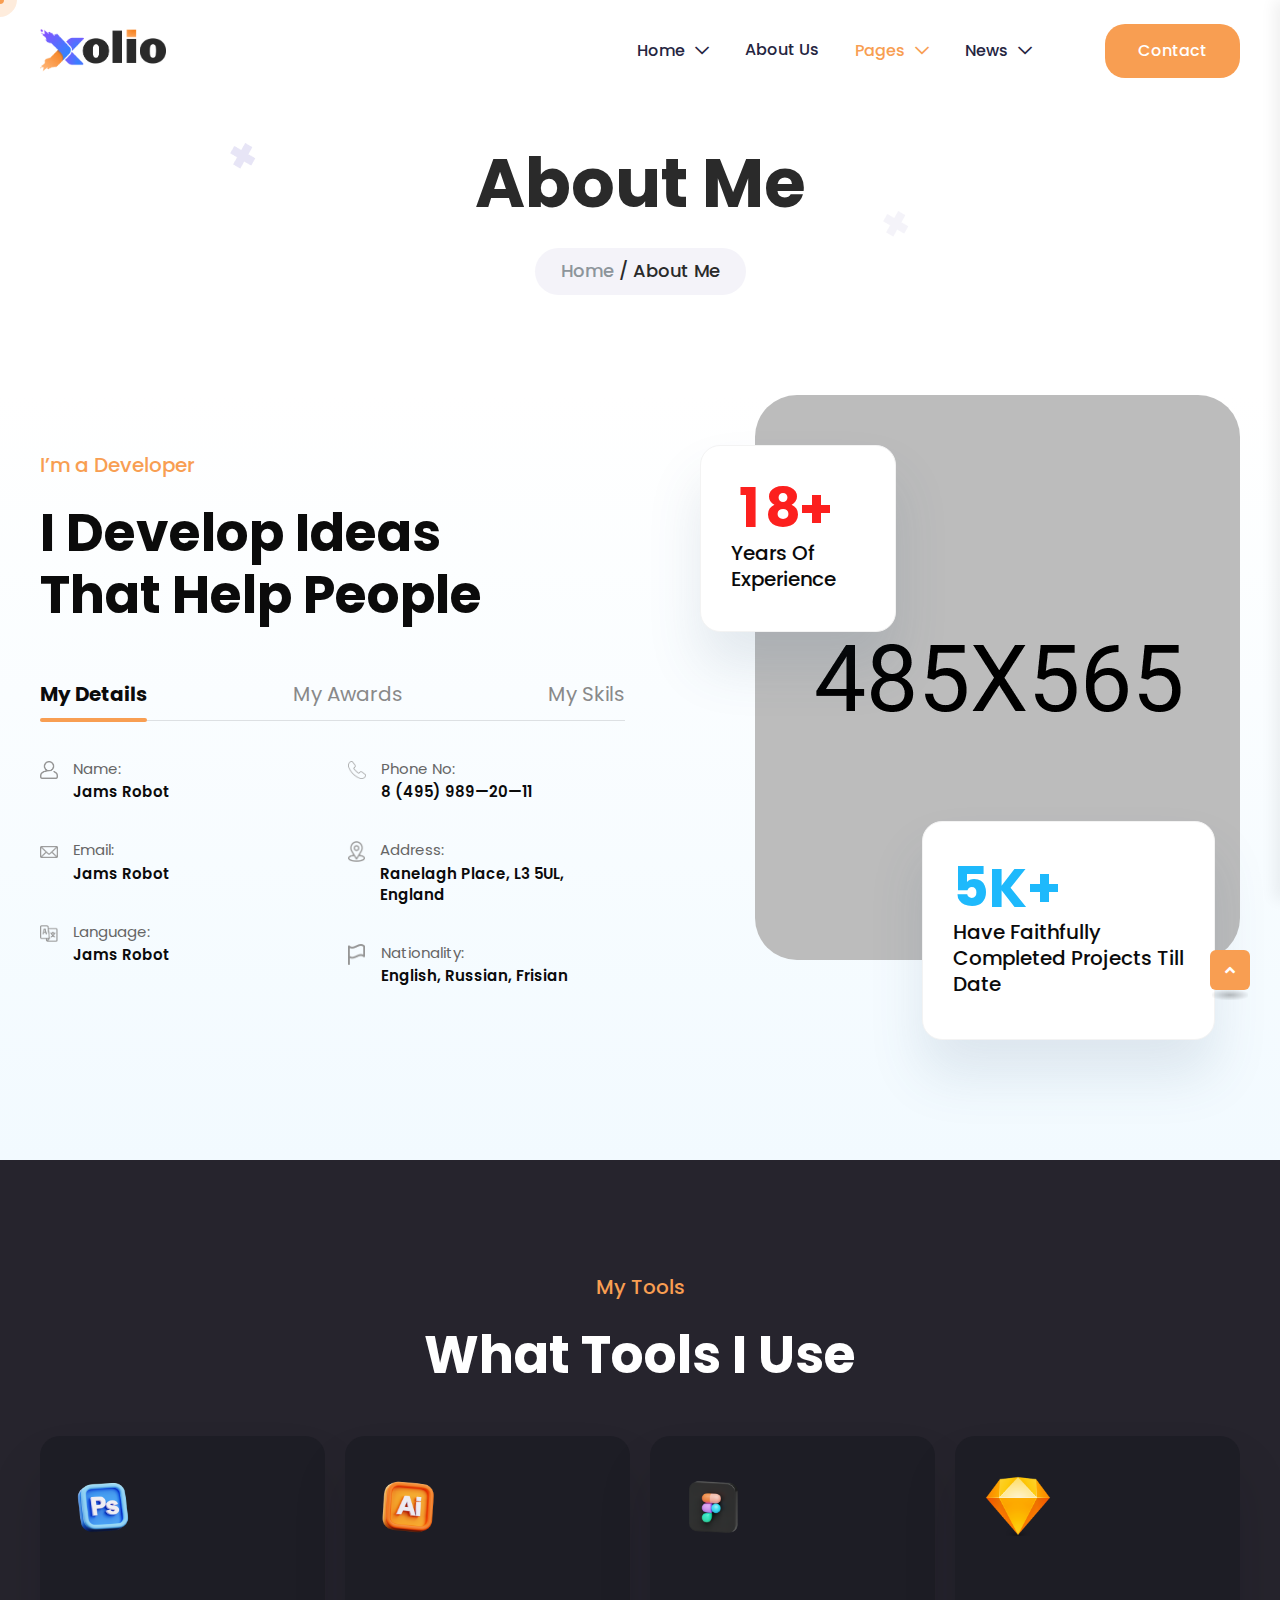
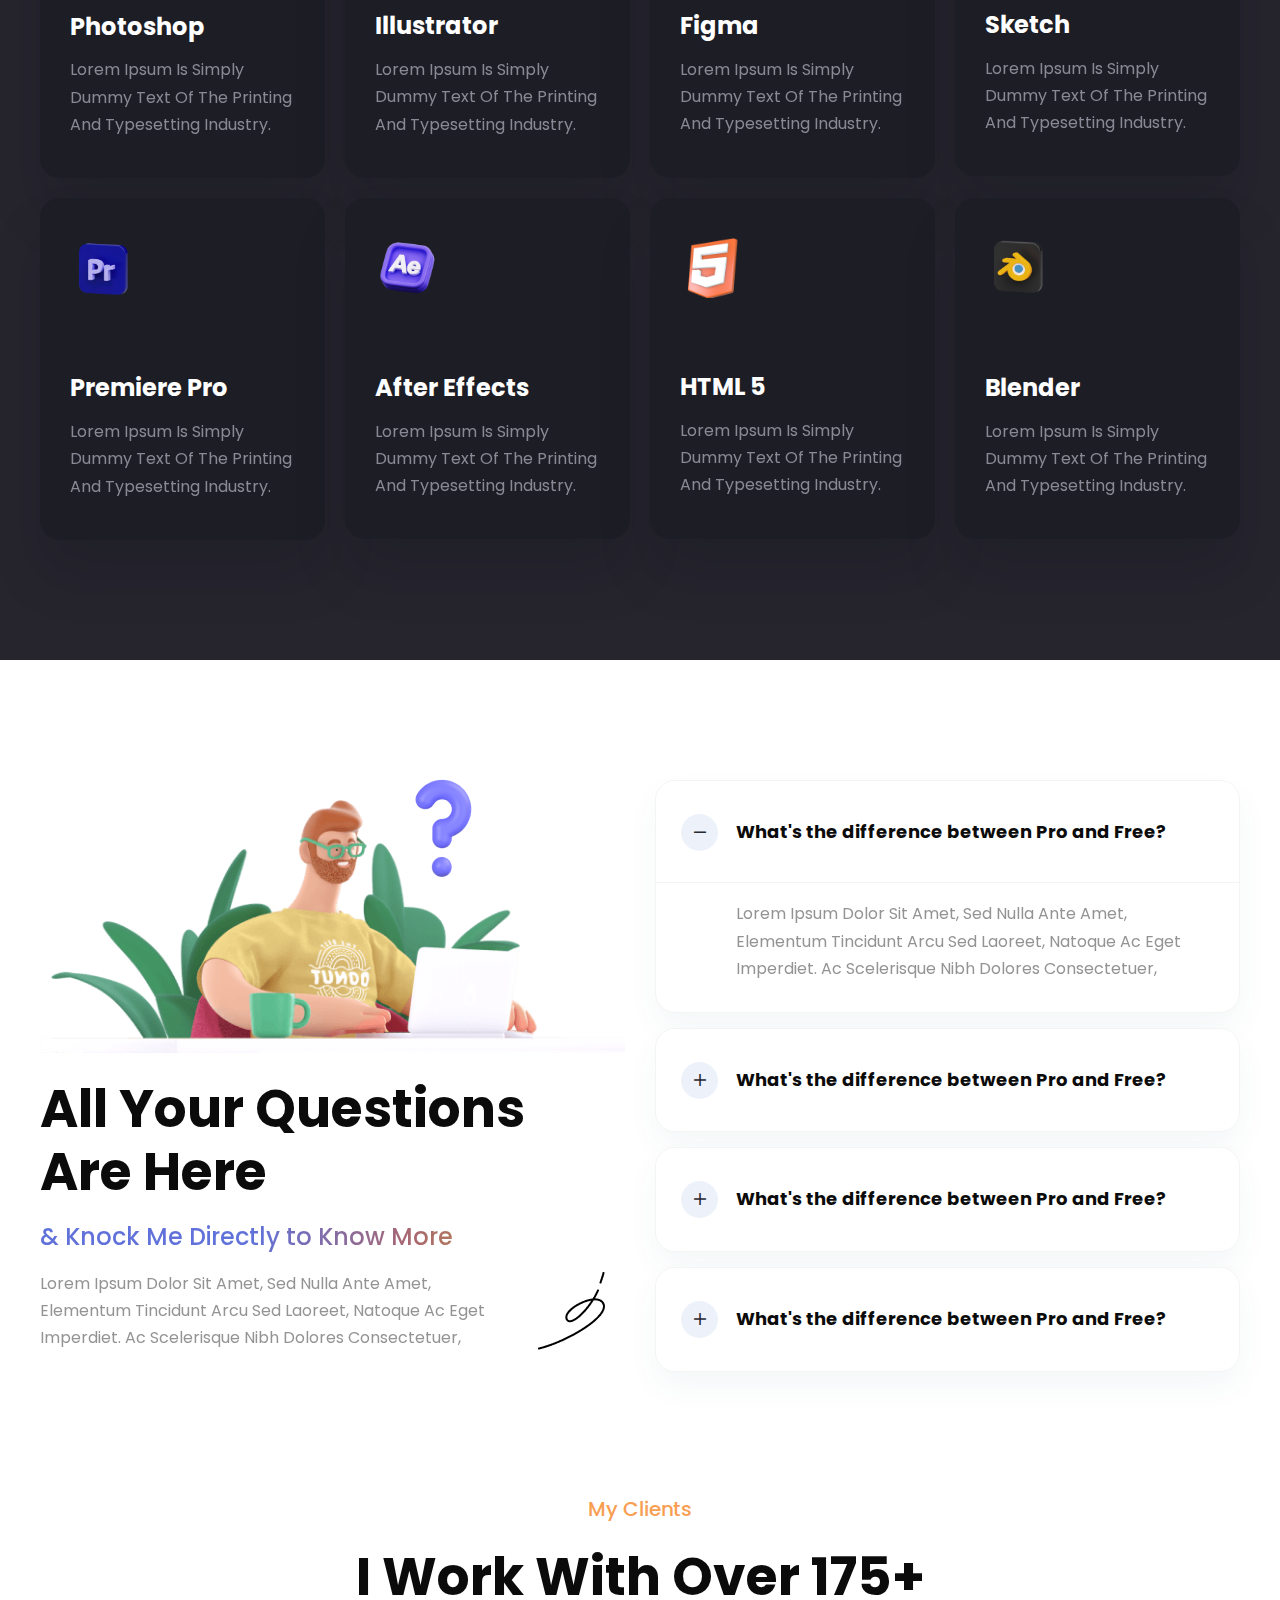
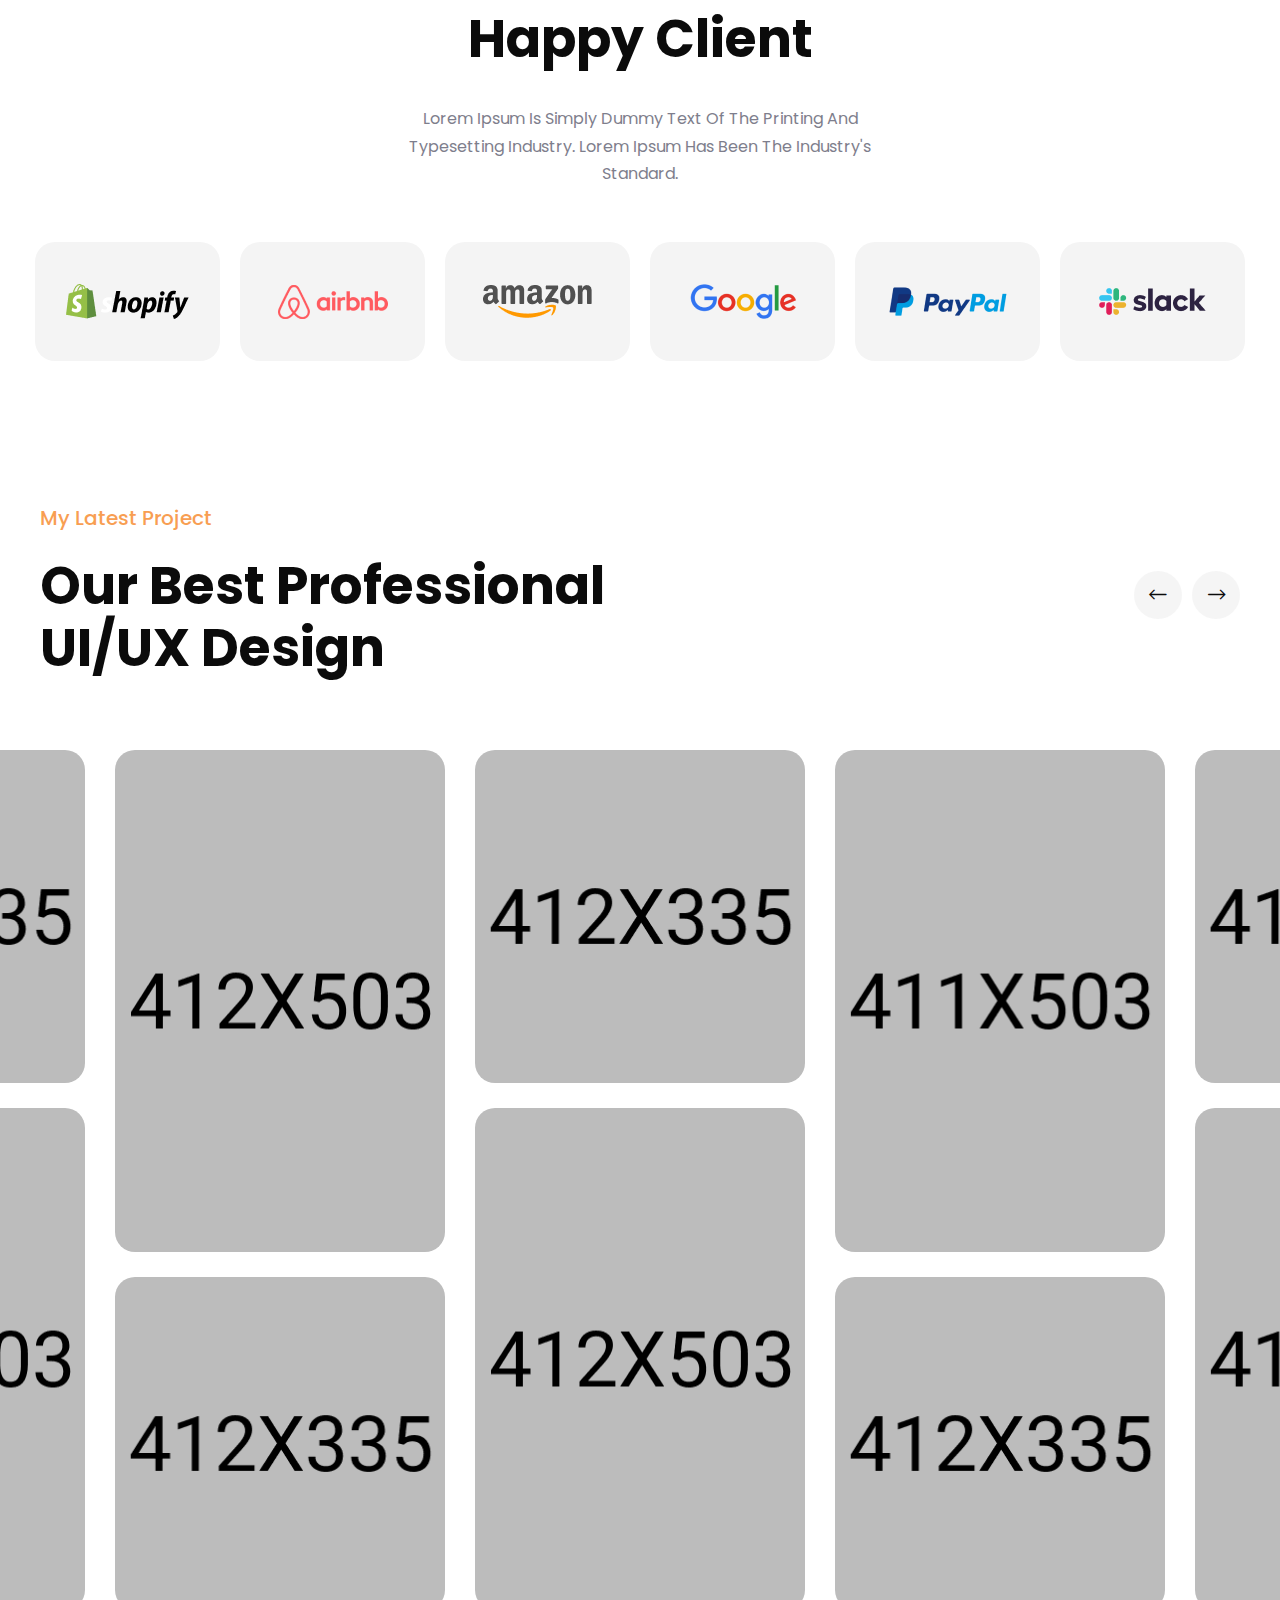
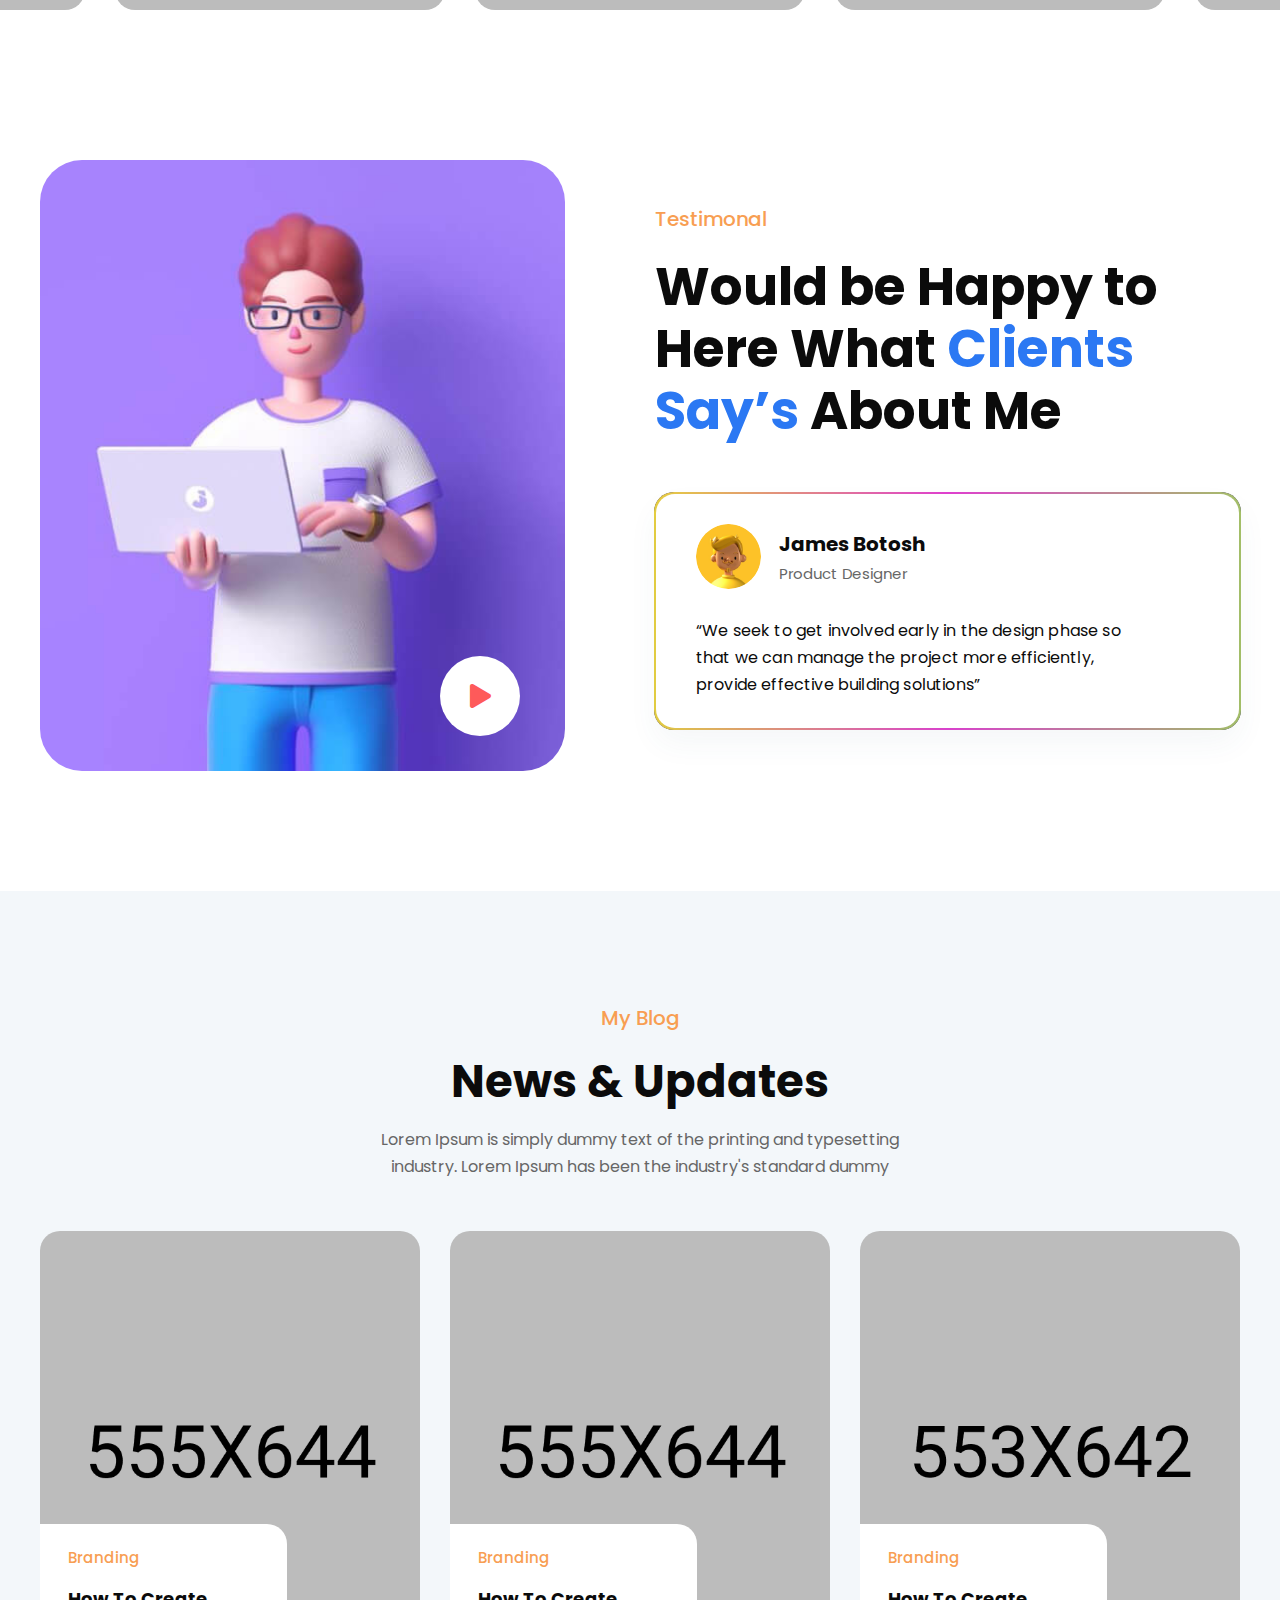
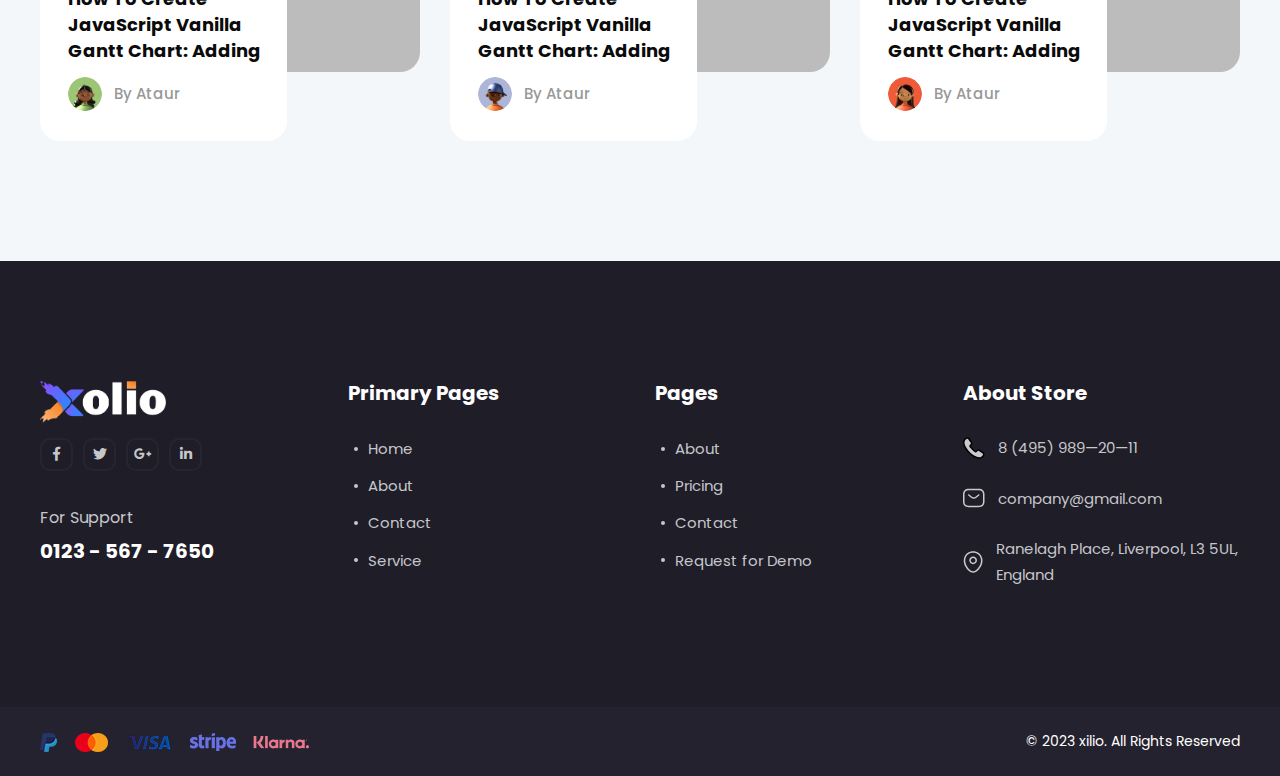
<file: xolio-creative-agency-portfolio-template-2023-11-27-05-10-24-utc/xolio/about-me.html>
<!doctype html>
<html class="no-js" lang="en">
    <head>
        <meta charset="utf-8">
        <meta http-equiv="x-ua-compatible" content="ie=edge">
        <title>Xolio - Creative Agency HTML5 Template</title>
        <meta name="description" content="Xolio - Creative Agency Template">
        <meta name="viewport" content="width=device-width, initial-scale=1">

		<link rel="shortcut icon" type="image/x-icon" href="assets/img/favicon.png">
        <!-- Place favicon.ico in the root directory -->

        <!-- CSS here -->
        <link rel="stylesheet" href="assets/css/bootstrap.min.css">
        <link rel="stylesheet" href="assets/css/animate.min.css">
        <link rel="stylesheet" href="assets/css/magnific-popup.css">
        <link rel="stylesheet" href="assets/css/fontawesome-all.min.css">
        <link rel="stylesheet" href="assets/css/swiper-bundle.min.css">
        <link rel="stylesheet" href="assets/css/odometer.css">
        <link rel="stylesheet" href="assets/css/slick.css">
        <link rel="stylesheet" href="assets/css/default.css">
        <link rel="stylesheet" href="assets/css/style.css">
        <link rel="stylesheet" href="assets/css/responsive.css">
    </head>
    <body>

        <!--Preloader-->
        <div id="preloader">
            <div id="loader" class="loader">
                <div class="loader-container">
                    <div class="loader-icon"><img src="assets/img/preloader.png" alt="Xolio - Creative Agency HTML5 Template">
                    </div>
                </div>
            </div>
        </div>
        <!--Preloader-end -->

        <!-- Custom-cursor -->
        <div class="mouseCursor cursor-outer"></div>
        <div class="mouseCursor cursor-inner"><span>Drag</span></div>
        <!-- Custom-cursor-end -->

		<!-- Scroll-top -->
        <button class="scroll-top scroll-to-target" data-target="html">
            <i class="fas fa-angle-up"></i>
        </button>
        <!-- Scroll-top-end-->

        <!-- header-area -->
        <header>
            <div id="sticky-header" class="menu-area transparent-header">
                <div class="container">
                    <div class="row">
                        <div class="col-12">
                            <div class="mobile-nav-toggler"><i class="fas fa-bars"></i></div>
                            <div class="menu-wrap">
                                <nav class="menu-nav">
                                    <div class="logo">
                                        <a href="index.html"><img src="assets/img/logo/logo.png" alt="Logo"></a>
                                    </div>
                                    <div class="navbar-wrap main-menu d-none d-lg-flex">
                                        <ul class="navigation">
                                            <li class="menu-item-has-children"><a href="#">Home</a>
                                                <ul class="sub-menu">
                                                    <li><a href="index.html">Creative Agency</a></li>
                                                    <li><a href="index-2.html">Personal Portfolio</a></li>
                                                    <li><a href="index-3.html">Digital Agency</a></li>
                                                </ul>
                                            </li>
                                            <li><a href="about-us.html">About Us</a></li>
                                            <li class="active menu-item-has-children"><a href="#">pages</a>
                                                <ul class="sub-menu">
                                                    <li class="active"><a href="about-me.html">About Me</a></li>
                                                    <li><a href="team.html">Team Page</a></li>
                                                    <li><a href="team-details.html">Team Details</a></li>
                                                    <li><a href="project-details.html">Portfolio Details</a></li>
                                                    <li><a href="services-details.html">Services Details</a></li>
                                                    <li><a href="contact.html">Contact Us</a></li>
                                                </ul>
                                            </li>
                                            <li class="menu-item-has-children"><a href="#">News</a>
                                                <ul class="sub-menu">
                                                    <li><a href="blog.html">Our Blog</a></li>
                                                    <li><a href="blog-details.html">Blog Details</a></li>
                                                </ul>
                                            </li>
                                        </ul>
                                    </div>
                                    <div class="header-action">
                                        <ul class="list-wrap">
                                            <li class="header-btn"><a href="#!" class="btn">Contact <span></span></a></li>
                                        </ul>
                                    </div>
                                </nav>
                            </div>

                            <!-- Mobile Menu  -->
                            <div class="mobile-menu">
                                <nav class="menu-box">
                                    <div class="close-btn"><i class="fas fa-times"></i></div>
                                    <div class="nav-logo">
                                        <a href="index.html"><img src="assets/img/logo/logo.png" alt="Logo"></a>
                                    </div>
                                    <div class="menu-outer">
                                        <!--Here Menu Will Come Automatically Via Javascript / Same Menu as in Header-->
                                    </div>
                                    <div class="social-links">
                                        <ul class="clearfix list-wrap">
                                            <li><a href="#"><i class="fab fa-facebook-f"></i></a></li>
                                            <li><a href="#"><i class="fab fa-twitter"></i></a></li>
                                            <li><a href="#"><i class="fab fa-instagram"></i></a></li>
                                            <li><a href="#"><i class="fab fa-linkedin-in"></i></a></li>
                                            <li><a href="#"><i class="fab fa-youtube"></i></a></li>
                                        </ul>
                                    </div>
                                </nav>
                            </div>
                            <div class="menu-backdrop"></div>
                            <!-- End Mobile Menu -->

                        </div>
                    </div>
                </div>

                <!-- header-contact -->
                <div class="header-contact-wrap">
                    <div class="container">
                        <div class="row">
                            <div class="col-lg-8">
                                <div class="left-side-content">
                                    <h3 class="title">Contact</h3>
                                    <div class="row">
                                        <div class="col-xl-4 col-lg-5 col-md-6">
                                            <div class="contact-info-list">
                                                <ul class="list-wrap">
                                                    <li>
                                                        <div class="icon">
                                                            <svg viewBox="0 0 22 20" fill="none" xmlns="http://www.w3.org/2000/svg">
                                                                <path fill-rule="evenodd" clip-rule="evenodd"
                                                                    d="M1.5 6.5C1.5 4.89295 1.95538 3.86848 2.63534 3.2371C3.32535 2.59637 4.36497 2.25 5.75 2.25H15.75C17.135 2.25 18.1746 2.59637 18.8647 3.2371C19.5446 3.86848 20 4.89295 20 6.5V13.5C20 15.107 19.5446 16.1315 18.8647 16.7629C18.1746 17.4036 17.135 17.75 15.75 17.75H5.75C4.36497 17.75 3.32535 17.4036 2.63534 16.7629C1.95538 16.1315 1.5 15.107 1.5 13.5V6.5ZM5.75 0.75C4.13503 0.75 2.67465 1.15363 1.61466 2.1379C0.544615 3.13152 0 4.60705 0 6.5V13.5C0 15.393 0.544615 16.8685 1.61466 17.8621C2.67465 18.8464 4.13503 19.25 5.75 19.25H15.75C17.365 19.25 18.8254 18.8464 19.8853 17.8621C20.9554 16.8685 21.5 15.393 21.5 13.5V6.5C21.5 4.60705 20.9554 3.13152 19.8853 2.1379C18.8254 1.15363 17.365 0.75 15.75 0.75H5.75ZM16.2181 7.58602C16.5417 7.32751 16.5945 6.85558 16.336 6.53194C16.0775 6.20829 15.6056 6.15548 15.2819 6.41398L12.1529 8.91324L12.1525 8.91352C11.3961 9.51536 10.0946 9.51549 9.33799 8.91393L6.21898 6.41471C5.89574 6.1557 5.42373 6.20778 5.16471 6.53102C4.9057 6.85426 4.95778 7.32627 5.28102 7.58529L8.40101 10.0853L8.40286 10.0868C9.70626 11.1244 11.7837 11.1244 13.0871 10.0868L13.0881 10.086L16.2181 7.58602Z" />
                                                            </svg>
                                                        </div>
                                                        <div class="content">
                                                            <a href="mailto:company@gmail.com">company@gmail.com</a>
                                                        </div>
                                                    </li>
                                                    <li>
                                                        <div class="icon">
                                                            <svg viewBox="0 0 20 22" fill="none" xmlns="http://www.w3.org/2000/svg">
                                                                <path fill-rule="evenodd" clip-rule="evenodd"
                                                                    d="M2.48199 7.65591C3.37522 3.73032 6.71708 1.74769 10.1338 1.75C13.5508 1.75231 16.8905 3.73971 17.7791 7.66556L17.7791 7.6656C18.8362 12.3354 15.943 16.3756 13.2111 18.999L13.2097 19.0004C11.4913 20.659 8.77127 20.661 7.04076 18.9997C4.31866 16.3762 1.42493 12.3261 2.48199 7.65591ZM10.1348 0.250002C14.1154 0.252693 18.1706 2.60029 19.2421 7.33441C20.4848 12.8239 17.0589 17.3834 14.251 20.08C11.9497 22.3008 8.31046 22.2989 6.00106 20.0809L6.00012 20.08C3.20236 17.3836 -0.22362 12.8139 1.01908 7.32441L1.01926 7.32364C2.09618 2.58953 6.1542 0.247312 10.1348 0.250002ZM7.76166 9.30994C7.76166 8.00103 8.82274 6.93994 10.1317 6.93994C11.4406 6.93994 12.5017 8.00103 12.5017 9.30994C12.5017 10.6189 11.4406 11.6799 10.1317 11.6799C8.82274 11.6799 7.76166 10.6189 7.76166 9.30994ZM10.1317 5.43994C7.99432 5.43994 6.26166 7.1726 6.26166 9.30994C6.26166 11.4473 7.99432 13.1799 10.1317 13.1799C12.269 13.1799 14.0017 11.4473 14.0017 9.30994C14.0017 7.1726 12.269 5.43994 10.1317 5.43994Z" />
                                                            </svg>
                                                        </div>
                                                        <div class="content">
                                                            <span>Ranelagh Place, Liverpool, L3 5UL, England</span>
                                                        </div>
                                                    </li>
                                                    <li>
                                                        <div class="icon">
                                                            <svg viewBox="0 0 22 22" fill="none" xmlns="http://www.w3.org/2000/svg">
                                                                <path fill-rule="evenodd" clip-rule="evenodd"
                                                                    d="M1.5 11C1.5 5.89421 5.64421 1.75 10.75 1.75C15.8558 1.75 20 5.89421 20 11C20 16.1058 15.8558 20.25 10.75 20.25C5.64421 20.25 1.5 16.1058 1.5 11ZM10.75 0.25C4.81579 0.25 0 5.06579 0 11C0 16.9342 4.81579 21.75 10.75 21.75C16.6842 21.75 21.5 16.9342 21.5 11C21.5 5.06579 16.6842 0.25 10.75 0.25ZM11.1289 6.50977C11.1289 6.09555 10.7931 5.75977 10.3789 5.75977C9.96469 5.75977 9.62891 6.09555 9.62891 6.50977V10.6098C9.62891 11.0862 9.79027 11.5637 10.0149 11.9576C10.2393 12.3511 10.5673 12.7322 10.9755 12.9744L10.9766 12.975L14.0746 14.8238C14.4303 15.0361 14.8907 14.9198 15.1029 14.5641C15.3152 14.2084 15.1989 13.748 14.8432 13.5357L11.7433 11.6857L11.7413 11.6845C11.6099 11.6067 11.4483 11.4431 11.3179 11.2145C11.1875 10.9859 11.1289 10.7633 11.1289 10.6098V6.50977Z" />
                                                            </svg>
                                                        </div>
                                                        <div class="content">
                                                            <span>7 Days a week <br> from 10-00 am to 6-00 pm</span>
                                                        </div>
                                                    </li>
                                                </ul>
                                                <div class="lats-chat">
                                                    <a href="contact.html">Lat’s Chat</a>
                                                </div>
                                            </div>
                                        </div>
                                        <div class="col-xl-8 col-lg-7 col-md-6">
                                            <div class="our-best-project">
                                                <div class="content">
                                                    <h4 class="title">One of Our <span>Best Ongoing</span> Projects</h4>
                                                    <a href="project-details.html" class="btn">Details <span></span></a>
                                                </div>
                                                <div class="thumb">
                                                    <img src="assets/img/images/our_project_img.png" alt="">
                                                </div>
                                            </div>
                                        </div>
                                    </div>
                                </div>
                            </div>
                            <div class="col-lg-4">
                                <div class="customer-support-wrap">
                                    <h4 class="title">Customer Support</h4>
                                    <div class="customer-support-content">
                                        <div class="content-top">
                                            <img src="assets/img/images/support_img.png" alt="">
                                            <h4 class="title">Need Help Choosing a Plan?</h4>
                                        </div>
                                        <p>We offer solutions for businesses of all sizes. For questions about our plans and products,,
                                            contact our team of experts. <a href="contact.html">Get in touch</a></p>
                                    </div>
                                    <div class="content-bottom">
                                        <a href="contact.html">Support</a>
                                        <a href="contact.html">Documentation</a>
                                    </div>
                                </div>
                            </div>
                        </div>
                    </div>
                </div>
                <div class="body-contact-overlay"></div>
                <!-- header-contact-end -->
            </div>
        </header>
        <!-- header-area-end -->



        <!-- main-area -->
        <main>

            <!-- breadcrumb-area -->
            <section class="breadcrumb-area about-me-breadcrumb pt-175 pb-110">
                <div class="container">
                    <div class="row">
                        <div class="col-12">
                            <div class="breadcrumb-content">
                                <h2 class="title">About Me</h2>
                                <nav aria-label="breadcrumb">
                                    <ol class="breadcrumb">
                                        <li class="breadcrumb-item"><a href="index.html">Home</a></li>
                                        <li class="breadcrumb-item active" aria-current="page">About Me</li>
                                    </ol>
                                </nav>
                            </div>
                        </div>
                    </div>
                </div>
                <div class="breadcrumb-shape-wrap">
                    <img src="assets/img/images/breadcrumb_shape01.png" alt="">
                    <img src="assets/img/images/breadcrumb_shape02.png" alt="">
                </div>
            </section>
            <!-- breadcrumb-area-end -->

            <!-- developr-area -->
            <section class="developr-area pb-120">
                <div class="container">
                    <div class="row align-items-center justify-content-center">
                        <div class="col-lg-6 col-md-9 order-0 order-lg-2">
                            <div class="developr-img">
                                <img src="assets/img/images/developer_img.png" alt="">
                                <div class="work-experience-wrap">
                                    <h2 class="count"><span class="odometer" data-count="18"></span>+</h2>
                                    <p>Years Of Experience</p>
                                </div>
                                <div class="project-completed-wrap">
                                    <h2 class="count"><span class="odometer" data-count="5"></span>K+</h2>
                                    <p>Have Faithfully Completed Projects Till Date</p>
                                </div>
                            </div>
                        </div>
                        <div class="col-lg-6">
                            <div class="developr-content">
                                <div class="section-title title-style-two mb-50">
                                    <span class="sub-title">I’m a Developer</span>
                                    <h2 class="title">I Develop Ideas <br> That Help People</h2>
                                </div>
                                <ul class="nav nav-tabs" id="myTab" role="tablist">
                                    <li class="nav-item" role="presentation">
                                        <button class="nav-link active" id="details-tab" data-bs-toggle="tab" data-bs-target="#details-tab-pane" type="button" role="tab" aria-controls="details-tab-pane" aria-selected="true">My Details</button>
                                    </li>
                                    <li class="nav-item" role="presentation">
                                        <button class="nav-link" id="awards-tab" data-bs-toggle="tab" data-bs-target="#awards-tab-pane" type="button" role="tab" aria-controls="awards-tab-pane" aria-selected="false">My Awards</button>
                                    </li>
                                    <li class="nav-item" role="presentation">
                                        <button class="nav-link" id="skils-tab" data-bs-toggle="tab" data-bs-target="#skils-tab-pane" type="button"
                                            role="tab" aria-controls="skils-tab-pane" aria-selected="false">My Skils</button>
                                    </li>
                                </ul>
                                <div class="tab-content" id="myTabContent">
                                    <div class="tab-pane fade show active" id="details-tab-pane" role="tabpanel" aria-labelledby="details-tab" tabindex="0">
                                        <div class="developer-info-wrap">
                                            <div class="row">
                                                <div class="col-md-6">
                                                    <ul class="list-wrap">
                                                        <li>
                                                            <div class="icon">
                                                                <img src="assets/img/icon/developer_icon01.png" alt="">
                                                            </div>
                                                            <div class="content">
                                                                <span>Name:</span>
                                                                <p>Jams Robot</p>
                                                            </div>
                                                        </li>
                                                        <li>
                                                            <div class="icon">
                                                                <img src="assets/img/icon/developer_icon02.png" alt="">
                                                            </div>
                                                            <div class="content">
                                                                <span>Email:</span>
                                                                <p>Jams Robot</p>
                                                            </div>
                                                        </li>
                                                        <li>
                                                            <div class="icon">
                                                                <img src="assets/img/icon/developer_icon03.png" alt="">
                                                            </div>
                                                            <div class="content">
                                                                <span>Language:</span>
                                                                <p>Jams Robot</p>
                                                            </div>
                                                        </li>
                                                    </ul>
                                                </div>
                                                <div class="col-md-6">
                                                    <ul class="list-wrap">
                                                        <li>
                                                            <div class="icon">
                                                                <img src="assets/img/icon/developer_icon04.png" alt="">
                                                            </div>
                                                            <div class="content">
                                                                <span>Phone No:</span>
                                                                <p>8 (495) 989—20—11</p>
                                                            </div>
                                                        </li>
                                                        <li>
                                                            <div class="icon">
                                                                <img src="assets/img/icon/developer_icon05.png" alt="">
                                                            </div>
                                                            <div class="content">
                                                                <span>Address:</span>
                                                                <p>Ranelagh Place, L3 5UL, England</p>
                                                            </div>
                                                        </li>
                                                        <li>
                                                            <div class="icon">
                                                                <img src="assets/img/icon/developer_icon06.png" alt="">
                                                            </div>
                                                            <div class="content">
                                                                <span>Nationality:</span>
                                                                <p>English, Russian, Frisian</p>
                                                            </div>
                                                        </li>
                                                    </ul>
                                                </div>
                                            </div>
                                        </div>
                                    </div>
                                    <div class="tab-pane fade" id="awards-tab-pane" role="tabpanel" aria-labelledby="awards-tab" tabindex="0">
                                        <div class="developer-info-wrap">
                                            <div class="row">
                                                <div class="col-md-6">
                                                    <ul class="list-wrap">
                                                        <li>
                                                            <div class="icon">
                                                                <img src="assets/img/icon/developer_icon01.png" alt="">
                                                            </div>
                                                            <div class="content">
                                                                <span>Name:</span>
                                                                <p>Jams Robot</p>
                                                            </div>
                                                        </li>
                                                        <li>
                                                            <div class="icon">
                                                                <img src="assets/img/icon/developer_icon02.png" alt="">
                                                            </div>
                                                            <div class="content">
                                                                <span>Email:</span>
                                                                <p>Jams Robot</p>
                                                            </div>
                                                        </li>
                                                        <li>
                                                            <div class="icon">
                                                                <img src="assets/img/icon/developer_icon03.png" alt="">
                                                            </div>
                                                            <div class="content">
                                                                <span>Language:</span>
                                                                <p>Jams Robot</p>
                                                            </div>
                                                        </li>
                                                    </ul>
                                                </div>
                                                <div class="col-md-6">
                                                    <ul class="list-wrap">
                                                        <li>
                                                            <div class="icon">
                                                                <img src="assets/img/icon/developer_icon04.png" alt="">
                                                            </div>
                                                            <div class="content">
                                                                <span>Phone No:</span>
                                                                <p>8 (495) 989—20—11</p>
                                                            </div>
                                                        </li>
                                                        <li>
                                                            <div class="icon">
                                                                <img src="assets/img/icon/developer_icon05.png" alt="">
                                                            </div>
                                                            <div class="content">
                                                                <span>Address:</span>
                                                                <p>Ranelagh Place, L3 5UL, England</p>
                                                            </div>
                                                        </li>
                                                        <li>
                                                            <div class="icon">
                                                                <img src="assets/img/icon/developer_icon06.png" alt="">
                                                            </div>
                                                            <div class="content">
                                                                <span>Nationality:</span>
                                                                <p>English, Russian, Frisian</p>
                                                            </div>
                                                        </li>
                                                    </ul>
                                                </div>
                                            </div>
                                        </div>
                                    </div>
                                    <div class="tab-pane fade" id="skils-tab-pane" role="tabpanel" aria-labelledby="skils-tab" tabindex="0">
                                        <div class="developer-info-wrap">
                                            <div class="row">
                                                <div class="col-md-6">
                                                    <ul class="list-wrap">
                                                        <li>
                                                            <div class="icon">
                                                                <img src="assets/img/icon/developer_icon01.png" alt="">
                                                            </div>
                                                            <div class="content">
                                                                <span>Name:</span>
                                                                <p>Jams Robot</p>
                                                            </div>
                                                        </li>
                                                        <li>
                                                            <div class="icon">
                                                                <img src="assets/img/icon/developer_icon02.png" alt="">
                                                            </div>
                                                            <div class="content">
                                                                <span>Email:</span>
                                                                <p>Jams Robot</p>
                                                            </div>
                                                        </li>
                                                        <li>
                                                            <div class="icon">
                                                                <img src="assets/img/icon/developer_icon03.png" alt="">
                                                            </div>
                                                            <div class="content">
                                                                <span>Language:</span>
                                                                <p>Jams Robot</p>
                                                            </div>
                                                        </li>
                                                    </ul>
                                                </div>
                                                <div class="col-md-6">
                                                    <ul class="list-wrap">
                                                        <li>
                                                            <div class="icon">
                                                                <img src="assets/img/icon/developer_icon04.png" alt="">
                                                            </div>
                                                            <div class="content">
                                                                <span>Phone No:</span>
                                                                <p>8 (495) 989—20—11</p>
                                                            </div>
                                                        </li>
                                                        <li>
                                                            <div class="icon">
                                                                <img src="assets/img/icon/developer_icon05.png" alt="">
                                                            </div>
                                                            <div class="content">
                                                                <span>Address:</span>
                                                                <p>Ranelagh Place, L3 5UL, England</p>
                                                            </div>
                                                        </li>
                                                        <li>
                                                            <div class="icon">
                                                                <img src="assets/img/icon/developer_icon06.png" alt="">
                                                            </div>
                                                            <div class="content">
                                                                <span>Nationality:</span>
                                                                <p>English, Russian, Frisian</p>
                                                            </div>
                                                        </li>
                                                    </ul>
                                                </div>
                                            </div>
                                        </div>
                                    </div>
                                </div>
                            </div>
                        </div>
                    </div>
                </div>
            </section>
            <!-- developr-area-end -->

            <!-- tools-area -->
            <section class="tools-area">
                <div class="container">
                    <div class="row justify-content-center">
                        <div class="col-lg-6">
                            <div class="section-title title-style-two white-title text-center mb-50">
                                <span class="sub-title">My Tools</span>
                                <h2 class="title">What Tools I Use</h2>
                            </div>
                        </div>
                    </div>
                    <div class="tools-item-wrap">
                        <div class="row justify-content-center">
                            <div class="col-xl-3 col-lg-4 col-md-6 col-sm-8">
                                <div class="tools-item">
                                    <div class="tools-icon">
                                        <img src="assets/img/icon/tools_icon01.png" alt="">
                                    </div>
                                    <div class="tools-content">
                                        <h3 class="title">Photoshop</h3>
                                        <p>Lorem Ipsum is simply dummy text of the printing and typesetting industry.</p>
                                    </div>
                                </div>
                            </div>
                            <div class="col-xl-3 col-lg-4 col-md-6 col-sm-8">
                                <div class="tools-item">
                                    <div class="tools-icon">
                                        <img src="assets/img/icon/tools_icon02.png" alt="">
                                    </div>
                                    <div class="tools-content">
                                        <h3 class="title">Illustrator</h3>
                                        <p>Lorem Ipsum is simply dummy text of the printing and typesetting industry.</p>
                                    </div>
                                </div>
                            </div>
                            <div class="col-xl-3 col-lg-4 col-md-6 col-sm-8">
                                <div class="tools-item">
                                    <div class="tools-icon">
                                        <img src="assets/img/icon/tools_icon03.png" alt="">
                                    </div>
                                    <div class="tools-content">
                                        <h3 class="title">Figma</h3>
                                        <p>Lorem Ipsum is simply dummy text of the printing and typesetting industry.</p>
                                    </div>
                                </div>
                            </div>
                            <div class="col-xl-3 col-lg-4 col-md-6 col-sm-8">
                                <div class="tools-item">
                                    <div class="tools-icon">
                                        <img src="assets/img/icon/tools_icon04.png" alt="">
                                    </div>
                                    <div class="tools-content">
                                        <h3 class="title">Sketch</h3>
                                        <p>Lorem Ipsum is simply dummy text of the printing and typesetting industry.</p>
                                    </div>
                                </div>
                            </div>
                            <div class="col-xl-3 col-lg-4 col-md-6 col-sm-8">
                                <div class="tools-item">
                                    <div class="tools-icon">
                                        <img src="assets/img/icon/tools_icon05.png" alt="">
                                    </div>
                                    <div class="tools-content">
                                        <h3 class="title">Premiere Pro</h3>
                                        <p>Lorem Ipsum is simply dummy text of the printing and typesetting industry.</p>
                                    </div>
                                </div>
                            </div>
                            <div class="col-xl-3 col-lg-4 col-md-6 col-sm-8">
                                <div class="tools-item">
                                    <div class="tools-icon">
                                        <img src="assets/img/icon/tools_icon06.png" alt="">
                                    </div>
                                    <div class="tools-content">
                                        <h3 class="title">After Effects</h3>
                                        <p>Lorem Ipsum is simply dummy text of the printing and typesetting industry.</p>
                                    </div>
                                </div>
                            </div>
                            <div class="col-xl-3 col-lg-4 col-md-6 col-sm-8">
                                <div class="tools-item">
                                    <div class="tools-icon">
                                        <img src="assets/img/icon/tools_icon07.png" alt="">
                                    </div>
                                    <div class="tools-content">
                                        <h3 class="title">HTML 5</h3>
                                        <p>Lorem Ipsum is simply dummy text of the printing and typesetting industry.</p>
                                    </div>
                                </div>
                            </div>
                            <div class="col-xl-3 col-lg-4 col-md-6 col-sm-8">
                                <div class="tools-item">
                                    <div class="tools-icon">
                                        <img src="assets/img/icon/tools_icon08.png" alt="">
                                    </div>
                                    <div class="tools-content">
                                        <h3 class="title">Blender</h3>
                                        <p>Lorem Ipsum is simply dummy text of the printing and typesetting industry.</p>
                                    </div>
                                </div>
                            </div>
                        </div>
                    </div>
                </div>
            </section>
            <!-- tools-area-end -->

            <!-- faq-area -->
            <section class="faq-area pt-120">
                <div class="container">
                    <div class="row align-items-center">
                        <div class="col-lg-6">
                            <div class="faq-img">
                                <img src="assets/img/images/faq_img.png" alt="">
                                <img src="assets/img/images/faq_img02.png" alt="">
                            </div>
                            <div class="faq-content">
                                <div class="section-title title-style-two mb-20">
                                    <h2 class="title">All Your Questions <br> Are Here</h2>
                                </div>
                                <h3 class="title-two">& Knock Me Directly to Know More</h3>
                                <p>Lorem ipsum dolor sit amet, sed nulla ante amet, elementum tincidunt arcu sed laoreet, natoque ac eget imperdiet. Ac scelerisque nibh dolores consectetuer,</p>
                            </div>
                        </div>
                        <div class="col-lg-6">
                            <div class="accordion faq-wrap" id="accordionExample">
                                <div class="accordion-item">
                                    <h2 class="accordion-header" id="headingOne">
                                        <button class="accordion-button" type="button" data-bs-toggle="collapse" data-bs-target="#collapseOne"
                                            aria-expanded="true" aria-controls="collapseOne">
                                            What's the difference between Pro and Free?
                                        </button>
                                    </h2>
                                    <div id="collapseOne" class="accordion-collapse collapse show" aria-labelledby="headingOne"
                                        data-bs-parent="#accordionExample">
                                        <div class="accordion-body">
                                            <p>Lorem ipsum dolor sit amet, sed nulla ante amet, elementum tincidunt arcu sed laoreet, natoque ac eget imperdiet. Ac scelerisque nibh dolores consectetuer,</p>
                                        </div>
                                    </div>
                                </div>
                                <div class="accordion-item">
                                    <h2 class="accordion-header" id="headingTwo">
                                        <button class="accordion-button collapsed" type="button" data-bs-toggle="collapse"
                                            data-bs-target="#collapseTwo" aria-expanded="false" aria-controls="collapseTwo">
                                            What's the difference between Pro and Free?
                                        </button>
                                    </h2>
                                    <div id="collapseTwo" class="accordion-collapse collapse" aria-labelledby="headingTwo"
                                        data-bs-parent="#accordionExample">
                                        <div class="accordion-body">
                                            <p>Lorem ipsum dolor sit amet, sed nulla ante amet, elementum tincidunt arcu sed laoreet, natoque ac eget imperdiet. Ac scelerisque nibh dolores consectetuer,</p>
                                        </div>
                                    </div>
                                </div>
                                <div class="accordion-item">
                                    <h2 class="accordion-header" id="headingThree">
                                        <button class="accordion-button collapsed" type="button" data-bs-toggle="collapse"
                                            data-bs-target="#collapseThree" aria-expanded="false" aria-controls="collapseThree">
                                            What's the difference between Pro and Free?
                                        </button>
                                    </h2>
                                    <div id="collapseThree" class="accordion-collapse collapse" aria-labelledby="headingThree"
                                        data-bs-parent="#accordionExample">
                                        <div class="accordion-body">
                                            <p>Lorem ipsum dolor sit amet, sed nulla ante amet, elementum tincidunt arcu sed laoreet, natoque ac eget imperdiet. Ac scelerisque nibh dolores consectetuer,</p>
                                        </div>
                                    </div>
                                </div>
                                <div class="accordion-item">
                                    <h2 class="accordion-header" id="headingFour">
                                        <button class="accordion-button collapsed" type="button" data-bs-toggle="collapse"
                                            data-bs-target="#collapseFour" aria-expanded="false" aria-controls="collapseFour">
                                            What's the difference between Pro and Free?
                                        </button>
                                    </h2>
                                    <div id="collapseFour" class="accordion-collapse collapse" aria-labelledby="headingFour"
                                        data-bs-parent="#accordionExample">
                                        <div class="accordion-body">
                                            <p>Lorem ipsum dolor sit amet, sed nulla ante amet, elementum tincidunt arcu sed laoreet, natoque ac eget imperdiet. Ac scelerisque nibh dolores consectetuer,</p>
                                        </div>
                                    </div>
                                </div>
                            </div>
                        </div>
                    </div>
                </div>
                <div class="faq-shape-wrap">
                    <img src="assets/img/images/faq_shape.png" alt="">
                </div>
            </section>
            <!-- faq-area-end -->

            <!-- client-area -->
            <section class="client-area pt-120">
                <div class="container">
                    <div class="row justify-content-center">
                        <div class="col-xl-6 col-lg-8">
                            <div class="section-title title-style-two text-center mb-55">
                                <span class="sub-title">My Clients</span>
                                <h2 class="title">I Work With Over 175+ Happy Client</h2>
                                <p>Lorem Ipsum is simply dummy text of the printing and typesetting industry. Lorem Ipsum has been the industry's standard.</p>
                            </div>
                        </div>
                    </div>
                    <div class="row brand-active">
                        <div class="col-12">
                            <div class="brand-item">
                                <img src="assets/img/brand/h3_brand_img01.png" alt="">
                            </div>
                        </div>
                        <div class="col-12">
                            <div class="brand-item">
                                <img src="assets/img/brand/h3_brand_img02.png" alt="">
                            </div>
                        </div>
                        <div class="col-12">
                            <div class="brand-item">
                                <img src="assets/img/brand/h3_brand_img03.png" alt="">
                            </div>
                        </div>
                        <div class="col-12">
                            <div class="brand-item">
                                <img src="assets/img/brand/h3_brand_img04.png" alt="">
                            </div>
                        </div>
                        <div class="col-12">
                            <div class="brand-item">
                                <img src="assets/img/brand/h3_brand_img05.png" alt="">
                            </div>
                        </div>
                        <div class="col-12">
                            <div class="brand-item">
                                <img src="assets/img/brand/h3_brand_img06.png" alt="">
                            </div>
                        </div>
                    </div>
                </div>
            </section>
            <!-- client-area-end -->

            <!-- project-area -->
            <section class="inner-projcet-area-two pt-140 pb-125">
                <div class="container">
                    <div class="row align-items-center">
                        <div class="col-md-8">
                            <div class="section-title title-style-two mb-70">
                                <span class="sub-title">My Latest Project</span>
                                <h2 class="title">Our Best Professional <br> UI/UX Design</h2>
                            </div>
                        </div>
                        <div class="col-md-4">
                            <div class="inner-project-nav"></div>
                        </div>
                    </div>
                </div>
                <div class="container-fulid p-0">
                    <div class="inner-projcet-wrap-two">
                        <div class="row g-0 inner-project-active">
                            <div class="col-lg-4">
                                <div class="inner-project-item horizoital-item">
                                    <div class="inner-project-thumb">
                                        <a href="project-details.html"><img src="assets/img/project/inner_two_project01.jpg" alt=""></a>
                                    </div>
                                    <div class="inner-project-content">
                                        <h3 class="title"><a href="project-details.html">Motion Design</a></h3>
                                        <p>Lorem Ipsum is simply</p>
                                    </div>
                                </div>
                                <div class="inner-project-item vertical-item">
                                    <div class="inner-project-thumb">
                                        <a href="project-details.html"><img src="assets/img/project/inner_two_project02.jpg" alt=""></a>
                                    </div>
                                    <div class="inner-project-content">
                                        <h3 class="title"><a href="project-details.html">Motion Design</a></h3>
                                        <p>Lorem Ipsum is simply</p>
                                    </div>
                                </div>
                            </div>
                            <div class="col-lg-4">
                                <div class="inner-project-item horizoital-item">
                                    <div class="inner-project-thumb">
                                        <a href="project-details.html"><img src="assets/img/project/inner_two_project04.jpg" alt=""></a>
                                    </div>
                                    <div class="inner-project-content">
                                        <h3 class="title"><a href="project-details.html">Motion Design</a></h3>
                                        <p>Lorem Ipsum is simply</p>
                                    </div>
                                </div>
                                <div class="inner-project-item vertical-item">
                                    <div class="inner-project-thumb">
                                        <a href="project-details.html"><img src="assets/img/project/inner_two_project03.jpg" alt=""></a>
                                    </div>
                                    <div class="inner-project-content">
                                        <h3 class="title"><a href="project-details.html">Motion Design</a></h3>
                                        <p>Lorem Ipsum is simply</p>
                                    </div>
                                </div>
                            </div>
                            <div class="col-lg-4">
                                <div class="inner-project-item horizoital-item">
                                    <div class="inner-project-thumb">
                                        <a href="project-details.html"><img src="assets/img/project/inner_two_project05.jpg" alt=""></a>
                                    </div>
                                    <div class="inner-project-content">
                                        <h3 class="title"><a href="project-details.html">Motion Design</a></h3>
                                        <p>Lorem Ipsum is simply</p>
                                    </div>
                                </div>
                                <div class="inner-project-item vertical-item">
                                    <div class="inner-project-thumb">
                                        <a href="project-details.html"><img src="assets/img/project/inner_two_project06.jpg" alt=""></a>
                                    </div>
                                    <div class="inner-project-content">
                                        <h3 class="title"><a href="project-details.html">Motion Design</a></h3>
                                        <p>Lorem Ipsum is simply</p>
                                    </div>
                                </div>
                            </div>
                            <div class="col-lg-4">
                                <div class="inner-project-item horizoital-item">
                                    <div class="inner-project-thumb">
                                        <a href="project-details.html"><img src="assets/img/project/inner_two_project08.jpg" alt=""></a>
                                    </div>
                                    <div class="inner-project-content">
                                        <h3 class="title"><a href="project-details.html">Motion Design</a></h3>
                                        <p>Lorem Ipsum is simply</p>
                                    </div>
                                </div>
                                <div class="inner-project-item vertical-item">
                                    <div class="inner-project-thumb">
                                        <a href="project-details.html"><img src="assets/img/project/inner_two_project07.jpg" alt=""></a>
                                    </div>
                                    <div class="inner-project-content">
                                        <h3 class="title"><a href="project-details.html">Motion Design</a></h3>
                                        <p>Lorem Ipsum is simply</p>
                                    </div>
                                </div>
                            </div>
                            <div class="col-lg-4">
                                <div class="inner-project-item horizoital-item">
                                    <div class="inner-project-thumb">
                                        <a href="project-details.html"><img src="assets/img/project/inner_two_project09.jpg" alt=""></a>
                                    </div>
                                    <div class="inner-project-content">
                                        <h3 class="title"><a href="project-details.html">Motion Design</a></h3>
                                        <p>Lorem Ipsum is simply</p>
                                    </div>
                                </div>
                                <div class="inner-project-item vertical-item">
                                    <div class="inner-project-thumb">
                                        <a href="project-details.html"><img src="assets/img/project/inner_two_project10.jpg" alt=""></a>
                                    </div>
                                    <div class="inner-project-content">
                                        <h3 class="title"><a href="project-details.html">Motion Design</a></h3>
                                        <p>Lorem Ipsum is simply</p>
                                    </div>
                                </div>
                            </div>
                            <div class="col-lg-4">
                                <div class="inner-project-item horizoital-item">
                                    <div class="inner-project-thumb">
                                        <a href="project-details.html"><img src="assets/img/project/inner_two_project08.jpg" alt=""></a>
                                    </div>
                                    <div class="inner-project-content">
                                        <h3 class="title"><a href="project-details.html">Motion Design</a></h3>
                                        <p>Lorem Ipsum is simply</p>
                                    </div>
                                </div>
                                <div class="inner-project-item vertical-item">
                                    <div class="inner-project-thumb">
                                        <a href="project-details.html"><img src="assets/img/project/inner_two_project07.jpg" alt=""></a>
                                    </div>
                                    <div class="inner-project-content">
                                        <h3 class="title"><a href="project-details.html">Motion Design</a></h3>
                                        <p>Lorem Ipsum is simply</p>
                                    </div>
                                </div>
                            </div>
                        </div>
                    </div>
                </div>
            </section>
            <!-- project-area-end -->

            <!-- testimonial-area -->
            <section class="testimonial-area-five pb-120">
                <div class="container">
                    <div class="row align-items-center justify-content-center">
                        <div class="col-lg-6 col-md-9">
                            <div class="testimonial-img">
                                <img src="assets/img/images/testimonial_img.jpg" alt="">
                                <a href="https://www.youtube.com/watch?v=bixR-KIJKYM" class="play-btn popup-video"><i class="fas fa-play"></i></a>
                            </div>
                        </div>
                        <div class="col-lg-6">
                            <div class="testimonial-content">
                                <div class="section-title title-style-two mb-50">
                                    <span class="sub-title">Testimonal</span>
                                    <h2 class="title">Would be Happy to Here What <span>Clients</span> <span>Say’s</span> About Me</h2>
                                </div>
                                <div class="testimonial-item-five">
                                    <div class="testimonial-info">
                                        <div class="thumb">
                                            <img src="assets/img/images/testimonial_avatar01.png" alt="">
                                        </div>
                                        <div class="content">
                                            <h2 class="title">James Botosh</h2>
                                            <p>Product Designer</p>
                                        </div>
                                    </div>
                                    <div class="testimonial-content-five">
                                        <p>“We seek to get involved early in the design phase so that we can manage the project more efficiently, provide effective building solutions”</p>
                                    </div>
                                </div>
                            </div>
                        </div>
                    </div>
                </div>
            </section>
            <!-- testimonial-area-end -->

            <!-- blog-area -->
            <section class="blog-area">
                <div class="container">
                    <div class="row justify-content-center">
                        <div class="col-lg-6">
                            <div class="section-title text-center mb-50">
                                <span class="sub-title">My Blog</span>
                                <h2 class="title">News & Updates</h2>
                                <p>Lorem Ipsum is simply dummy text of the printing and typesetting industry. Lorem Ipsum has been
                                    the industry's standard dummy</p>
                            </div>
                        </div>
                    </div>
                    <div class="row justify-content-center">
                        <div class="col-lg-4 col-md-6">
                            <div class="blog-post-item">
                                <div class="blog-post-thumb">
                                    <a href="blog-details.html"><img src="assets/img/blog/blog_img01.jpg" alt=""></a>
                                </div>
                                <div class="blog-post-content">
                                    <a href="blog.html" class="tag">Branding</a>
                                    <h2 class="title"><a href="blog-details.html">How To Create JavaScript Vanilla Gantt Chart: Adding</a></h2>
                                    <div class="blog-meta">
                                        <ul class="list-wrap">
                                            <li class="avatar-img">
                                                <a href="blog.html"><img src="assets/img/blog/blog_avatar01.png" alt=""></a>
                                            </li>
                                            <li>By <a href="blog.html">Ataur</a></li>
                                        </ul>
                                    </div>
                                </div>
                            </div>
                        </div>
                        <div class="col-lg-4 col-md-6">
                            <div class="blog-post-item">
                                <div class="blog-post-thumb">
                                    <a href="blog-details.html"><img src="assets/img/blog/blog_img02.jpg" alt=""></a>
                                </div>
                                <div class="blog-post-content">
                                    <a href="blog.html" class="tag">Branding</a>
                                    <h2 class="title"><a href="blog-details.html">How To Create JavaScript Vanilla Gantt Chart: Adding</a></h2>
                                    <div class="blog-meta">
                                        <ul class="list-wrap">
                                            <li class="avatar-img">
                                                <a href="blog.html"><img src="assets/img/blog/blog_avatar02.png" alt=""></a>
                                            </li>
                                            <li>By <a href="blog.html">Ataur</a></li>
                                        </ul>
                                    </div>
                                </div>
                            </div>
                        </div>
                        <div class="col-lg-4 col-md-6">
                            <div class="blog-post-item">
                                <div class="blog-post-thumb">
                                    <a href="blog-details.html"><img src="assets/img/blog/blog_img03.jpg" alt=""></a>
                                </div>
                                <div class="blog-post-content">
                                    <a href="blog.html" class="tag">Branding</a>
                                    <h2 class="title"><a href="blog-details.html">How To Create JavaScript Vanilla Gantt Chart:
                                            Adding</a></h2>
                                    <div class="blog-meta">
                                        <ul class="list-wrap">
                                            <li class="avatar-img">
                                                <a href="blog.html"><img src="assets/img/blog/blog_avatar03.png" alt=""></a>
                                            </li>
                                            <li>By <a href="blog.html">Ataur</a></li>
                                        </ul>
                                    </div>
                                </div>
                            </div>
                        </div>
                    </div>
                </div>
            </section>
            <!-- blog-area-end -->

        </main>
        <!-- main-area-end -->

        <!-- footer-area -->
        <footer>
            <div class="footer-area">
                <div class="footer-top">
                    <div class="container">
                        <div class="row">
                            <div class="col-lg-3 col-sm-6">
                                <div class="footer-widget">
                                    <div class="logo">
                                        <a href="index.html"><img src="assets/img/logo/w_logo.png" alt=""></a>
                                    </div>
                                    <div class="footer-social">
                                        <ul class="list-wrap">
                                            <li><a href="#"><i class="fab fa-facebook-f"></i></a></li>
                                            <li class="active"><a href="#"><i class="fab fa-twitter"></i></a></li>
                                            <li><a href="#"><i class="fab fa-google-plus-g"></i></a></li>
                                            <li><a href="#"><i class="fab fa-linkedin-in"></i></a></li>
                                        </ul>
                                    </div>
                                    <div class="footer-contact">
                                        <span>For Support</span>
                                        <h2 class="title"><a href="tel:0123456789">0123 - 567 - 7650</a></h2>
                                    </div>
                                </div>
                            </div>
                            <div class="col-lg-3 col-sm-6">
                                <div class="footer-widget">
                                    <h4 class="fw-title">Primary Pages</h4>
                                    <div class="fw-link">
                                        <ul class="list-wrap">
                                            <li><a href="index.html">Home</a></li>
                                            <li><a href="about-us.html">About</a></li>
                                            <li><a href="contact.html">Contact</a></li>
                                            <li><a href="services-details.html">Service</a></li>
                                        </ul>
                                    </div>
                                </div>
                            </div>
                            <div class="col-lg-3 col-sm-6">
                                <div class="footer-widget">
                                    <h4 class="fw-title">Pages</h4>
                                    <div class="fw-link">
                                        <ul class="list-wrap">
                                            <li><a href="about-us.html">About</a></li>
                                            <li><a href="contact.html">Pricing</a></li>
                                            <li><a href="contact.html">Contact</a></li>
                                            <li><a href="contact.html">Request for Demo</a></li>
                                        </ul>
                                    </div>
                                </div>
                            </div>
                            <div class="col-lg-3 col-sm-6">
                                <div class="footer-widget">
                                    <h4 class="fw-title">About Store</h4>
                                    <div class="footer-about">
                                        <ul class="list-wrap">
                                            <li><img src="assets/img/icon/phone_icon.svg" alt=""><a href="tel:0123456789">8 (495) 989—20—11</a></li>
                                            <li><img src="assets/img/icon/mail_icon.svg" alt=""><a href="mailto:company@gmail.com">company@gmail.com</a></li>
                                            <li><img src="assets/img/icon/loction_icon.svg" alt=""><span>Ranelagh Place, Liverpool, L3 5UL, England</span></li>
                                        </ul>
                                    </div>
                                </div>
                            </div>
                        </div>
                    </div>
                </div>
                <div class="footer-bottom">
                    <div class="container">
                        <div class="row align-items-center">
                            <div class="col-md-6">
                                <div class="cart-img">
                                    <img src="assets/img/images/cart_img.png" alt="">
                                </div>
                            </div>
                            <div class="col-md-6">
                                <div class="copyright-text text-end">
                                    <p>© 2023 xilio. All Rights Reserved</p>
                                </div>
                            </div>
                        </div>
                    </div>
                </div>
            </div>
        </footer>
        <!-- footer-area-end -->



        <!-- JS here -->
        <script src="assets/js/vendor/jquery-3.6.0.min.js"></script>
        <script src="assets/js/bootstrap.min.js"></script>
        <script src="assets/js/isotope.pkgd.min.js"></script>
        <script src="assets/js/imagesloaded.pkgd.min.js"></script>
        <script src="assets/js/jquery.magnific-popup.min.js"></script>
        <script src="assets/js/jquery.odometer.min.js"></script>
        <script src="assets/js/swiper-bundle.min.js"></script>
        <script src="assets/js/jquery.appear.js"></script>
        <script src="assets/js/slick.min.js"></script>
        <script src="assets/js/ajax-form.js"></script>
        <script src="assets/js/parallax.min.js"></script>
        <script src="assets/js/jquery.parallaxScroll.min.js"></script>
        <script src="assets/js/tween-max.js"></script>
        <script src="assets/js/wow.min.js"></script>
        <script src="assets/js/main.js"></script>
    </body>
</html>
</file>
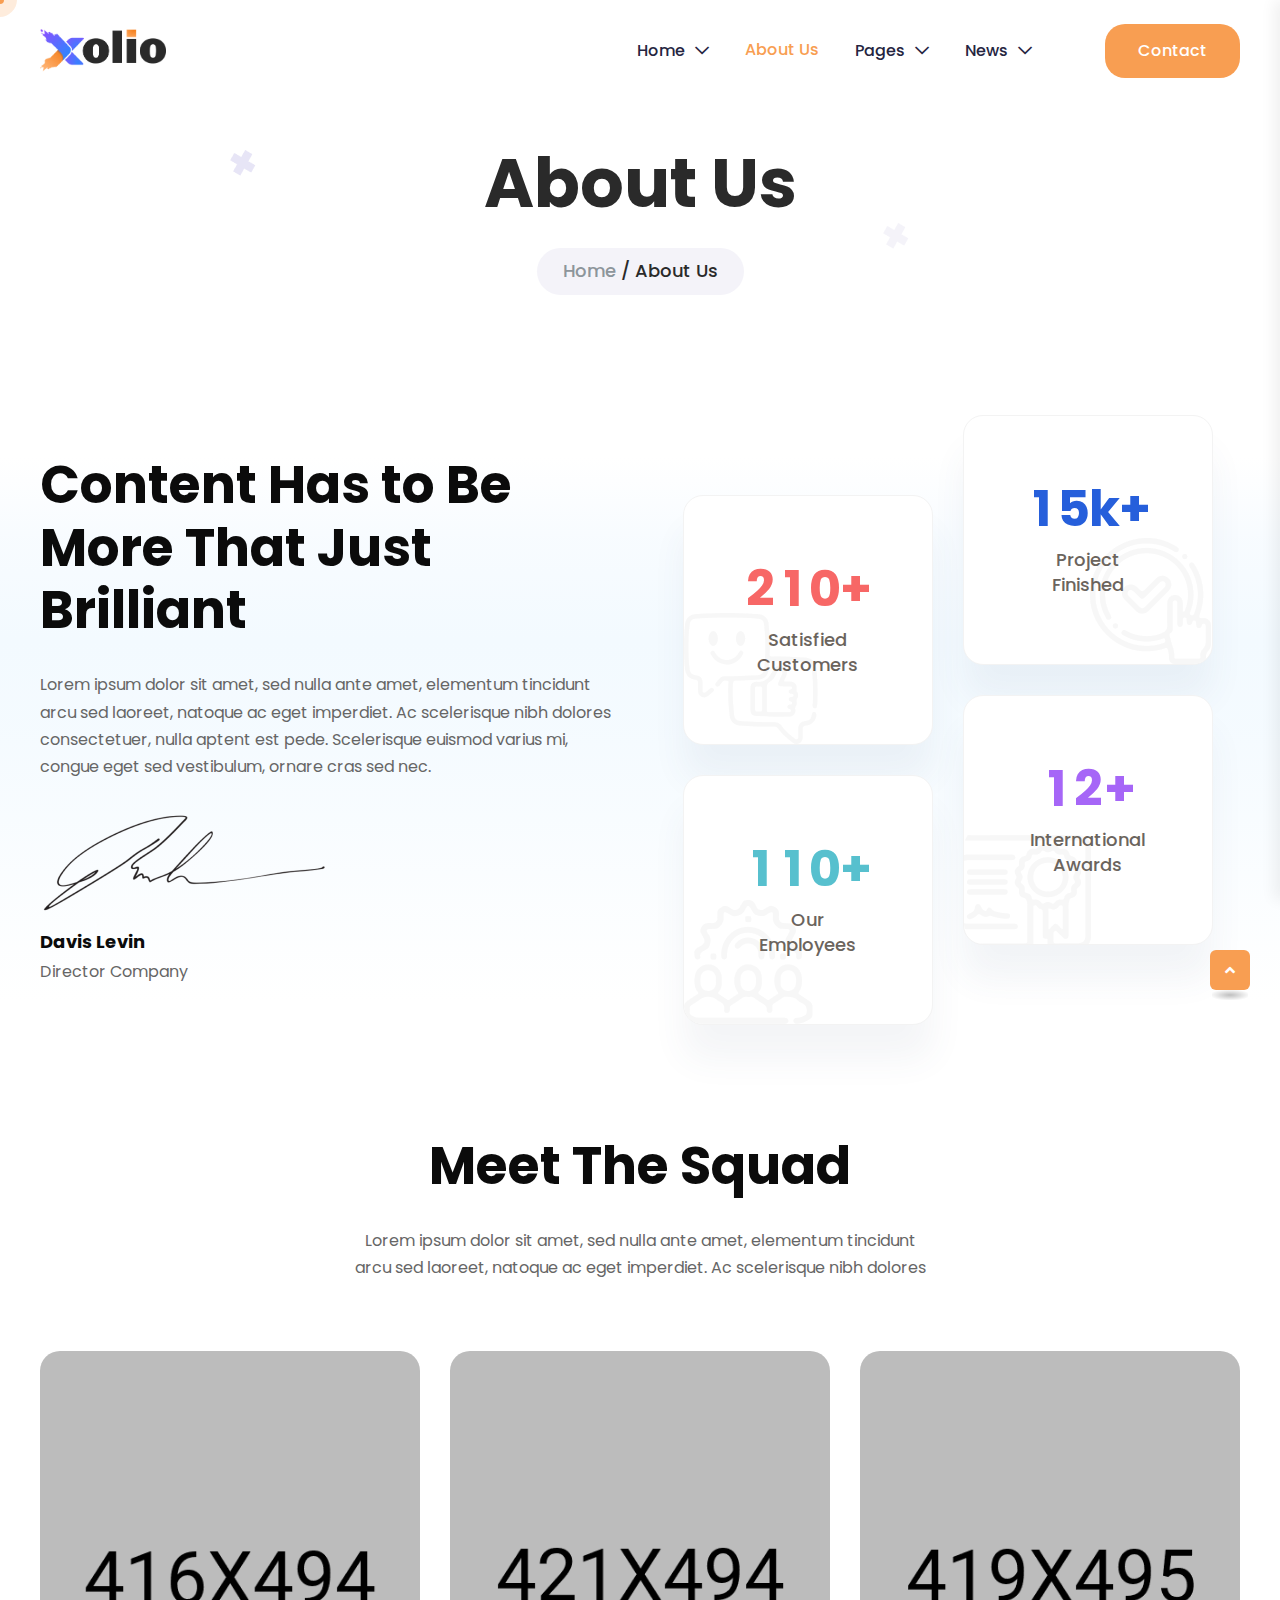
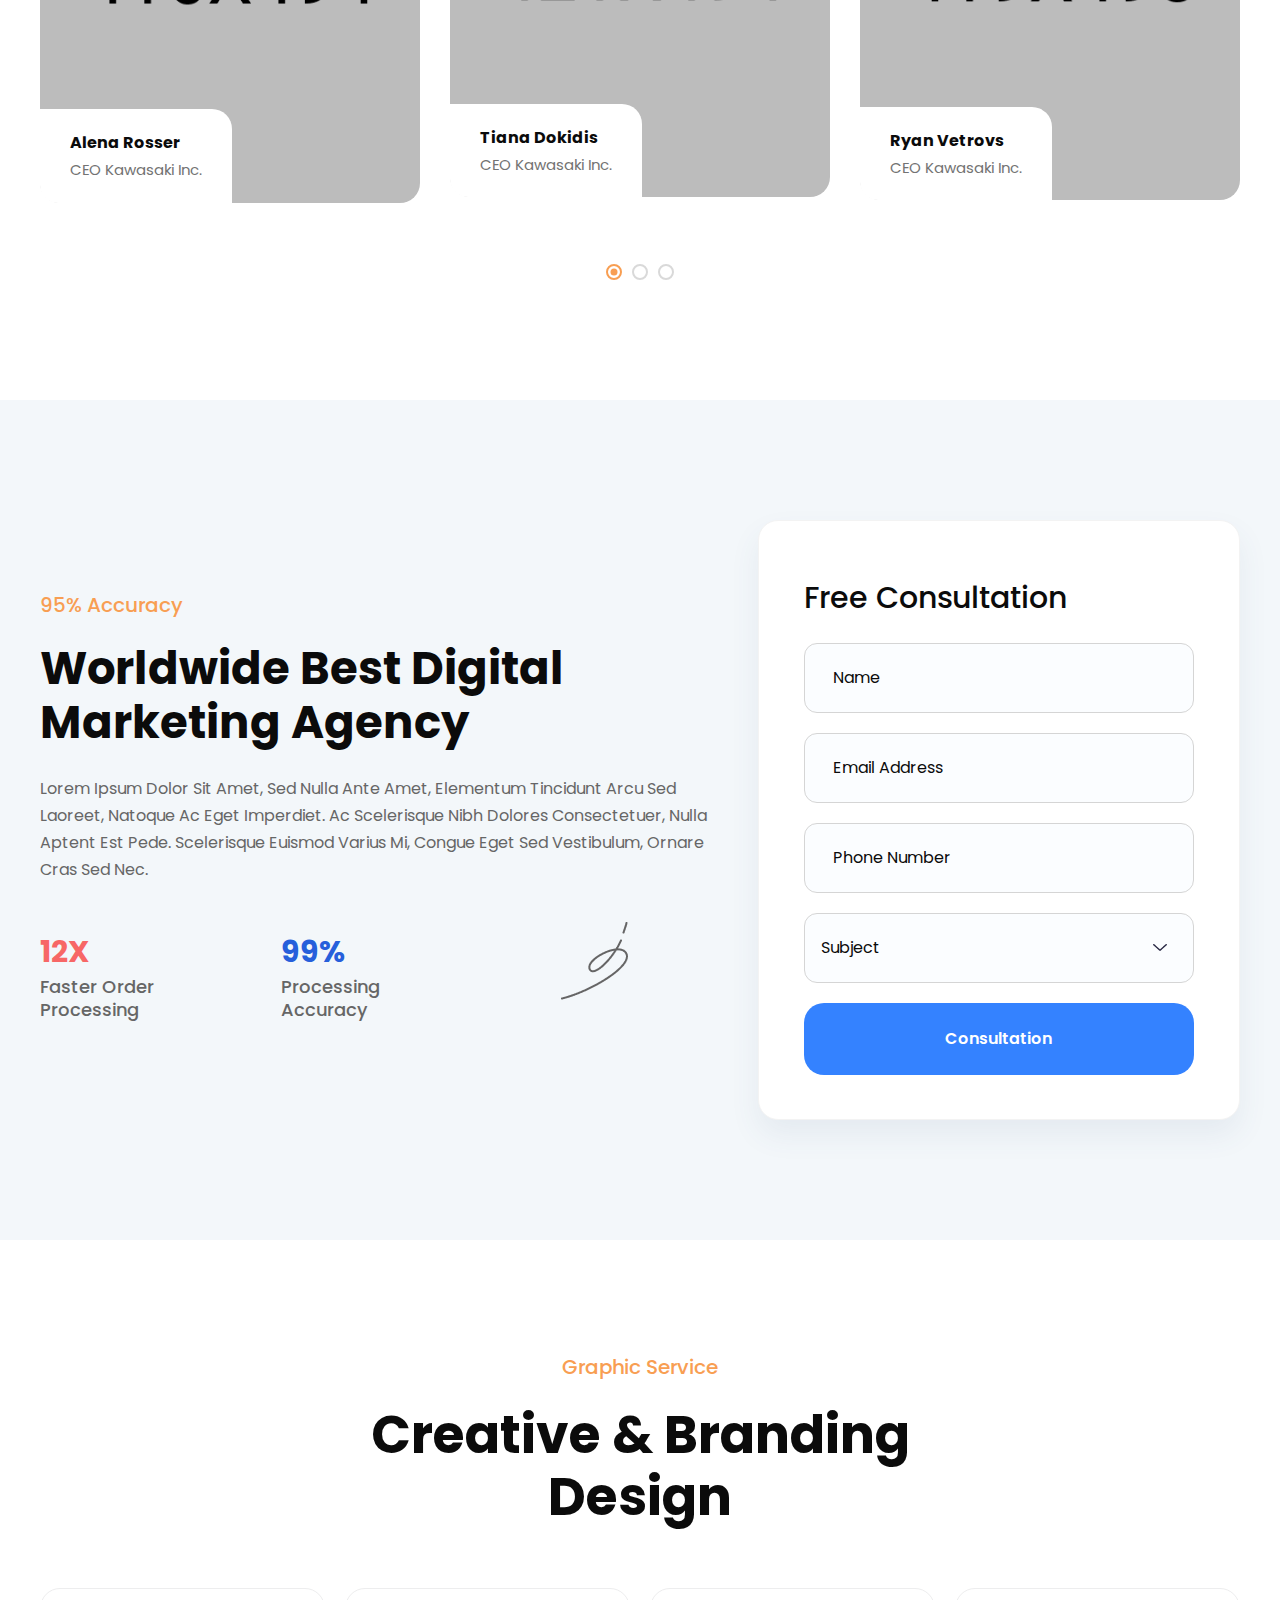
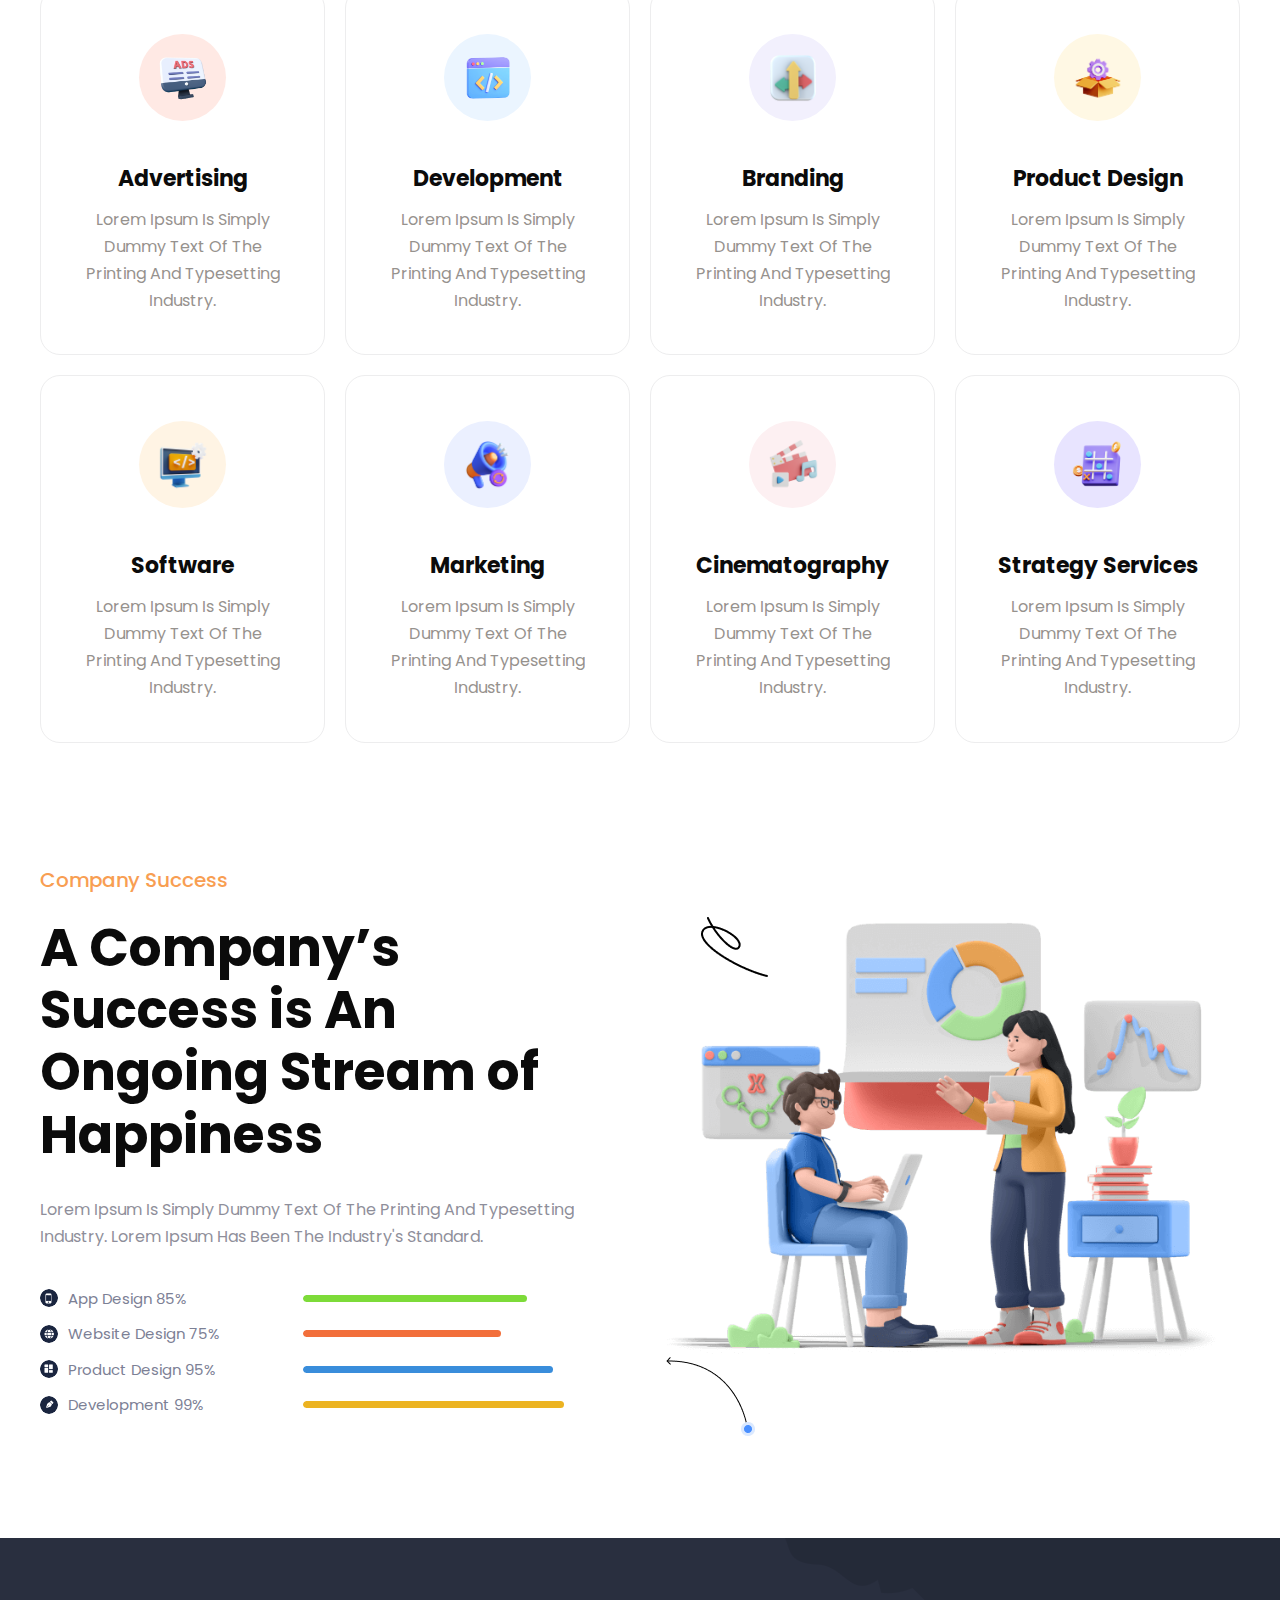
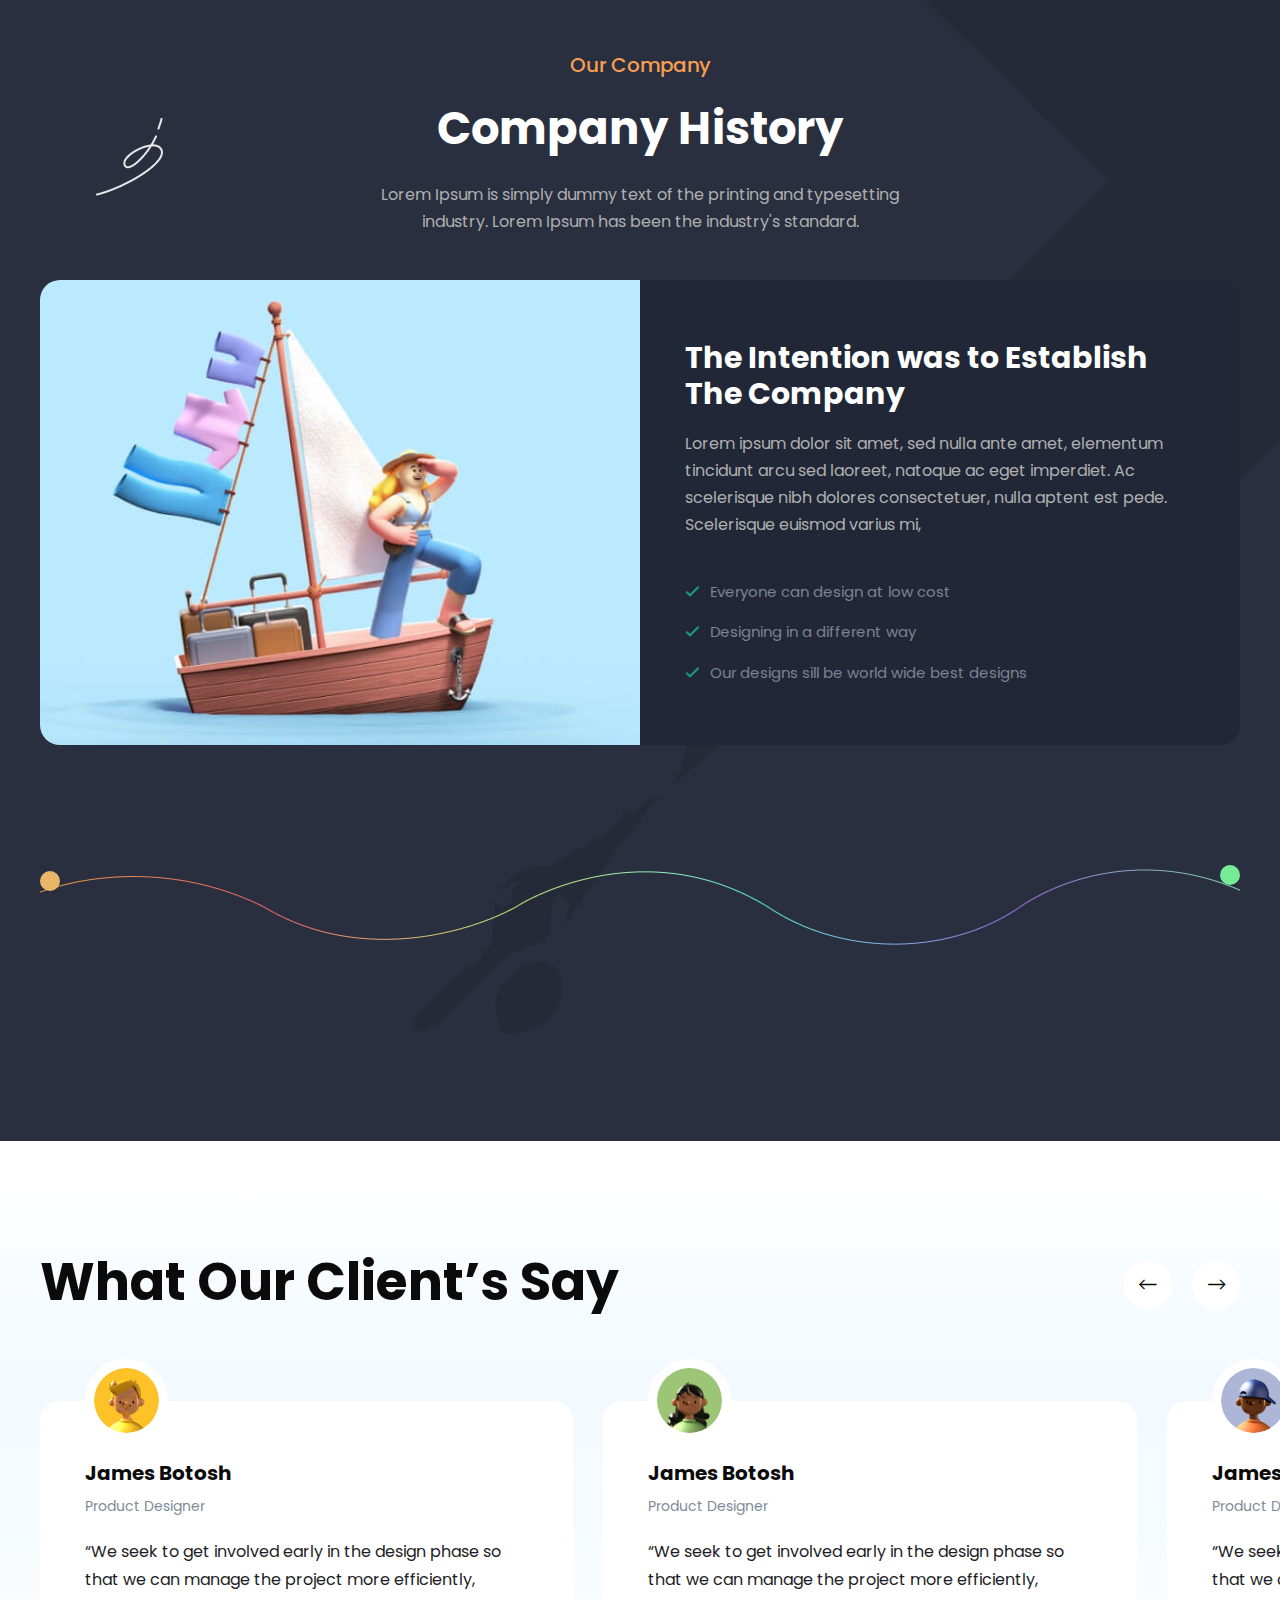
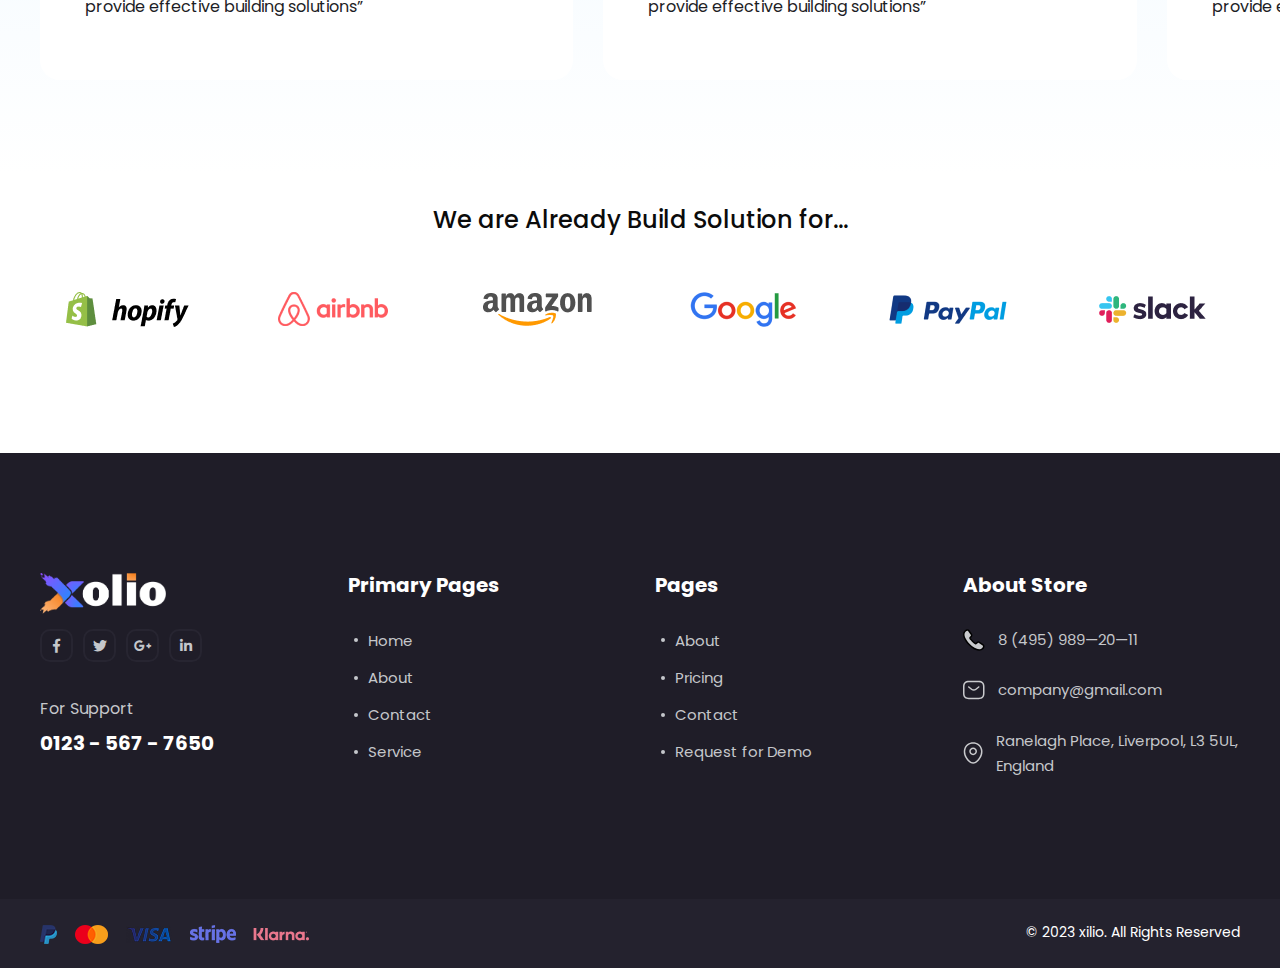
<file: xolio-creative-agency-portfolio-template-2023-11-27-05-10-24-utc/xolio/about-us.html>
<!doctype html>
<html class="no-js" lang="en">
    <head>
        <meta charset="utf-8">
        <meta http-equiv="x-ua-compatible" content="ie=edge">
        <title>Xolio - Creative Agency HTML5 Template</title>
        <meta name="description" content="Xolio - Creative Agency Template">
        <meta name="viewport" content="width=device-width, initial-scale=1">

		<link rel="shortcut icon" type="image/x-icon" href="assets/img/favicon.png">
        <!-- Place favicon.ico in the root directory -->

        <!-- CSS here -->
        <link rel="stylesheet" href="assets/css/bootstrap.min.css">
        <link rel="stylesheet" href="assets/css/animate.min.css">
        <link rel="stylesheet" href="assets/css/magnific-popup.css">
        <link rel="stylesheet" href="assets/css/fontawesome-all.min.css">
        <link rel="stylesheet" href="assets/css/swiper-bundle.min.css">
        <link rel="stylesheet" href="assets/css/odometer.css">
        <link rel="stylesheet" href="assets/css/slick.css">
        <link rel="stylesheet" href="assets/css/default.css">
        <link rel="stylesheet" href="assets/css/style.css">
        <link rel="stylesheet" href="assets/css/responsive.css">
    </head>
    <body>

        <!--Preloader-->
        <div id="preloader">
            <div id="loader" class="loader">
                <div class="loader-container">
                    <div class="loader-icon"><img src="assets/img/preloader.png" alt="Xolio - Creative Agency HTML5 Template">
                    </div>
                </div>
            </div>
        </div>
        <!--Preloader-end -->

        <!-- Custom-cursor -->
        <div class="mouseCursor cursor-outer"></div>
        <div class="mouseCursor cursor-inner"><span>Drag</span></div>
        <!-- Custom-cursor-end -->

		<!-- Scroll-top -->
        <button class="scroll-top scroll-to-target" data-target="html">
            <i class="fas fa-angle-up"></i>
        </button>
        <!-- Scroll-top-end-->

        <!-- header-area -->
        <header>
            <div id="sticky-header" class="menu-area transparent-header">
                <div class="container">
                    <div class="row">
                        <div class="col-12">
                            <div class="mobile-nav-toggler"><i class="fas fa-bars"></i></div>
                            <div class="menu-wrap">
                                <nav class="menu-nav">
                                    <div class="logo">
                                        <a href="index.html"><img src="assets/img/logo/logo.png" alt="Logo"></a>
                                    </div>
                                    <div class="navbar-wrap main-menu d-none d-lg-flex">
                                        <ul class="navigation">
                                            <li class="menu-item-has-children"><a href="#">Home</a>
                                                <ul class="sub-menu">
                                                    <li><a href="index.html">Creative Agency</a></li>
                                                    <li><a href="index-2.html">Personal Portfolio</a></li>
                                                    <li><a href="index-3.html">Digital Agency</a></li>
                                                </ul>
                                            </li>
                                            <li class="active"><a href="about-us.html">About Us</a></li>
                                            <li class="menu-item-has-children"><a href="#">pages</a>
                                                <ul class="sub-menu">
                                                    <li><a href="about-me.html">About Me</a></li>
                                                    <li><a href="team.html">Team Page</a></li>
                                                    <li><a href="team-details.html">Team Details</a></li>
                                                    <li><a href="project-details.html">Portfolio Details</a></li>
                                                    <li><a href="services-details.html">Services Details</a></li>
                                                    <li><a href="contact.html">Contact Us</a></li>
                                                </ul>
                                            </li>
                                            <li class="menu-item-has-children"><a href="#">News</a>
                                                <ul class="sub-menu">
                                                    <li><a href="blog.html">Our Blog</a></li>
                                                    <li><a href="blog-details.html">Blog Details</a></li>
                                                </ul>
                                            </li>
                                        </ul>
                                    </div>
                                    <div class="header-action">
                                        <ul class="list-wrap">
                                            <li class="header-btn"><a href="#!" class="btn">Contact <span></span></a></li>
                                        </ul>
                                    </div>
                                </nav>
                            </div>

                            <!-- Mobile Menu  -->
                            <div class="mobile-menu">
                                <nav class="menu-box">
                                    <div class="close-btn"><i class="fas fa-times"></i></div>
                                    <div class="nav-logo">
                                        <a href="index.html"><img src="assets/img/logo/logo.png" alt="Logo"></a>
                                    </div>
                                    <div class="menu-outer">
                                        <!--Here Menu Will Come Automatically Via Javascript / Same Menu as in Header-->
                                    </div>
                                    <div class="social-links">
                                        <ul class="clearfix list-wrap">
                                            <li><a href="#"><i class="fab fa-facebook-f"></i></a></li>
                                            <li><a href="#"><i class="fab fa-twitter"></i></a></li>
                                            <li><a href="#"><i class="fab fa-instagram"></i></a></li>
                                            <li><a href="#"><i class="fab fa-linkedin-in"></i></a></li>
                                            <li><a href="#"><i class="fab fa-youtube"></i></a></li>
                                        </ul>
                                    </div>
                                </nav>
                            </div>
                            <div class="menu-backdrop"></div>
                            <!-- End Mobile Menu -->

                        </div>
                    </div>
                </div>

                <!-- header-contact -->
                <div class="header-contact-wrap">
                    <div class="container">
                        <div class="row">
                            <div class="col-lg-8">
                                <div class="left-side-content">
                                    <h3 class="title">Contact</h3>
                                    <div class="row">
                                        <div class="col-xl-4 col-lg-5 col-md-6">
                                            <div class="contact-info-list">
                                                <ul class="list-wrap">
                                                    <li>
                                                        <div class="icon">
                                                            <svg viewBox="0 0 22 20" fill="none" xmlns="http://www.w3.org/2000/svg">
                                                                <path fill-rule="evenodd" clip-rule="evenodd"
                                                                    d="M1.5 6.5C1.5 4.89295 1.95538 3.86848 2.63534 3.2371C3.32535 2.59637 4.36497 2.25 5.75 2.25H15.75C17.135 2.25 18.1746 2.59637 18.8647 3.2371C19.5446 3.86848 20 4.89295 20 6.5V13.5C20 15.107 19.5446 16.1315 18.8647 16.7629C18.1746 17.4036 17.135 17.75 15.75 17.75H5.75C4.36497 17.75 3.32535 17.4036 2.63534 16.7629C1.95538 16.1315 1.5 15.107 1.5 13.5V6.5ZM5.75 0.75C4.13503 0.75 2.67465 1.15363 1.61466 2.1379C0.544615 3.13152 0 4.60705 0 6.5V13.5C0 15.393 0.544615 16.8685 1.61466 17.8621C2.67465 18.8464 4.13503 19.25 5.75 19.25H15.75C17.365 19.25 18.8254 18.8464 19.8853 17.8621C20.9554 16.8685 21.5 15.393 21.5 13.5V6.5C21.5 4.60705 20.9554 3.13152 19.8853 2.1379C18.8254 1.15363 17.365 0.75 15.75 0.75H5.75ZM16.2181 7.58602C16.5417 7.32751 16.5945 6.85558 16.336 6.53194C16.0775 6.20829 15.6056 6.15548 15.2819 6.41398L12.1529 8.91324L12.1525 8.91352C11.3961 9.51536 10.0946 9.51549 9.33799 8.91393L6.21898 6.41471C5.89574 6.1557 5.42373 6.20778 5.16471 6.53102C4.9057 6.85426 4.95778 7.32627 5.28102 7.58529L8.40101 10.0853L8.40286 10.0868C9.70626 11.1244 11.7837 11.1244 13.0871 10.0868L13.0881 10.086L16.2181 7.58602Z" />
                                                            </svg>
                                                        </div>
                                                        <div class="content">
                                                            <a href="mailto:company@gmail.com">company@gmail.com</a>
                                                        </div>
                                                    </li>
                                                    <li>
                                                        <div class="icon">
                                                            <svg viewBox="0 0 20 22" fill="none" xmlns="http://www.w3.org/2000/svg">
                                                                <path fill-rule="evenodd" clip-rule="evenodd"
                                                                    d="M2.48199 7.65591C3.37522 3.73032 6.71708 1.74769 10.1338 1.75C13.5508 1.75231 16.8905 3.73971 17.7791 7.66556L17.7791 7.6656C18.8362 12.3354 15.943 16.3756 13.2111 18.999L13.2097 19.0004C11.4913 20.659 8.77127 20.661 7.04076 18.9997C4.31866 16.3762 1.42493 12.3261 2.48199 7.65591ZM10.1348 0.250002C14.1154 0.252693 18.1706 2.60029 19.2421 7.33441C20.4848 12.8239 17.0589 17.3834 14.251 20.08C11.9497 22.3008 8.31046 22.2989 6.00106 20.0809L6.00012 20.08C3.20236 17.3836 -0.22362 12.8139 1.01908 7.32441L1.01926 7.32364C2.09618 2.58953 6.1542 0.247312 10.1348 0.250002ZM7.76166 9.30994C7.76166 8.00103 8.82274 6.93994 10.1317 6.93994C11.4406 6.93994 12.5017 8.00103 12.5017 9.30994C12.5017 10.6189 11.4406 11.6799 10.1317 11.6799C8.82274 11.6799 7.76166 10.6189 7.76166 9.30994ZM10.1317 5.43994C7.99432 5.43994 6.26166 7.1726 6.26166 9.30994C6.26166 11.4473 7.99432 13.1799 10.1317 13.1799C12.269 13.1799 14.0017 11.4473 14.0017 9.30994C14.0017 7.1726 12.269 5.43994 10.1317 5.43994Z" />
                                                            </svg>
                                                        </div>
                                                        <div class="content">
                                                            <span>Ranelagh Place, Liverpool, L3 5UL, England</span>
                                                        </div>
                                                    </li>
                                                    <li>
                                                        <div class="icon">
                                                            <svg viewBox="0 0 22 22" fill="none" xmlns="http://www.w3.org/2000/svg">
                                                                <path fill-rule="evenodd" clip-rule="evenodd"
                                                                    d="M1.5 11C1.5 5.89421 5.64421 1.75 10.75 1.75C15.8558 1.75 20 5.89421 20 11C20 16.1058 15.8558 20.25 10.75 20.25C5.64421 20.25 1.5 16.1058 1.5 11ZM10.75 0.25C4.81579 0.25 0 5.06579 0 11C0 16.9342 4.81579 21.75 10.75 21.75C16.6842 21.75 21.5 16.9342 21.5 11C21.5 5.06579 16.6842 0.25 10.75 0.25ZM11.1289 6.50977C11.1289 6.09555 10.7931 5.75977 10.3789 5.75977C9.96469 5.75977 9.62891 6.09555 9.62891 6.50977V10.6098C9.62891 11.0862 9.79027 11.5637 10.0149 11.9576C10.2393 12.3511 10.5673 12.7322 10.9755 12.9744L10.9766 12.975L14.0746 14.8238C14.4303 15.0361 14.8907 14.9198 15.1029 14.5641C15.3152 14.2084 15.1989 13.748 14.8432 13.5357L11.7433 11.6857L11.7413 11.6845C11.6099 11.6067 11.4483 11.4431 11.3179 11.2145C11.1875 10.9859 11.1289 10.7633 11.1289 10.6098V6.50977Z" />
                                                            </svg>
                                                        </div>
                                                        <div class="content">
                                                            <span>7 Days a week <br> from 10-00 am to 6-00 pm</span>
                                                        </div>
                                                    </li>
                                                </ul>
                                                <div class="lats-chat">
                                                    <a href="contact.html">Lat’s Chat</a>
                                                </div>
                                            </div>
                                        </div>
                                        <div class="col-xl-8 col-lg-7 col-md-6">
                                            <div class="our-best-project">
                                                <div class="content">
                                                    <h4 class="title">One of Our <span>Best Ongoing</span> Projects</h4>
                                                    <a href="project-details.html" class="btn">Details <span></span></a>
                                                </div>
                                                <div class="thumb">
                                                    <img src="assets/img/images/our_project_img.png" alt="">
                                                </div>
                                            </div>
                                        </div>
                                    </div>
                                </div>
                            </div>
                            <div class="col-lg-4">
                                <div class="customer-support-wrap">
                                    <h4 class="title">Customer Support</h4>
                                    <div class="customer-support-content">
                                        <div class="content-top">
                                            <img src="assets/img/images/support_img.png" alt="">
                                            <h4 class="title">Need Help Choosing a Plan?</h4>
                                        </div>
                                        <p>We offer solutions for businesses of all sizes. For questions about our plans and products,,
                                            contact our team of experts. <a href="contact.html">Get in touch</a></p>
                                    </div>
                                    <div class="content-bottom">
                                        <a href="contact.html">Support</a>
                                        <a href="contact.html">Documentation</a>
                                    </div>
                                </div>
                            </div>
                        </div>
                    </div>
                </div>
                <div class="body-contact-overlay"></div>
                <!-- header-contact-end -->

            </div>
        </header>
        <!-- header-area-end -->



        <!-- main-area -->
        <main>

            <!-- breadcrumb-area -->
            <section class="breadcrumb-area pt-175 pb-140">
                <div class="container">
                    <div class="row">
                        <div class="col-12">
                            <div class="breadcrumb-content">
                                <h2 class="title">About Us</h2>
                                <nav aria-label="breadcrumb">
                                    <ol class="breadcrumb">
                                        <li class="breadcrumb-item"><a href="index.html">Home</a></li>
                                        <li class="breadcrumb-item active" aria-current="page">About Us</li>
                                    </ol>
                                </nav>
                            </div>
                        </div>
                    </div>
                </div>
                <div class="breadcrumb-shape-wrap">
                    <img src="assets/img/images/breadcrumb_shape01.png" alt="">
                    <img src="assets/img/images/breadcrumb_shape02.png" alt="">
                </div>
            </section>
            <!-- breadcrumb-area-end -->

            <!-- counter-area -->
            <section class="counter-area-three">
                <div class="container">
                    <div class="row align-items-center">
                        <div class="col-lg-6 order-0 order-lg-2">
                            <div class="counter-item-wrap-three">
                                <ul class="list-wrap">
                                    <li>
                                        <div class="counter-item-three">
                                            <div class="icon">
                                                <img src="assets/img/icon/inner_counter_icon01.png" alt="">
                                            </div>
                                            <div class="content">
                                                <h2 class="count"><span class="odometer" data-count="210"></span>+</h2>
                                                <p>Satisfied <span>Customers</span></p>
                                            </div>
                                        </div>
                                    </li>
                                    <li>
                                        <div class="counter-item-three">
                                            <div class="icon">
                                                <img src="assets/img/icon/inner_counter_icon02.png" alt="">
                                            </div>
                                            <div class="content">
                                                <h2 class="count"><span class="odometer" data-count="15"></span>k+</h2>
                                                <p>Project <span>Finished</span></p>
                                            </div>
                                        </div>
                                    </li>
                                    <li>
                                        <div class="counter-item-three">
                                            <div class="icon">
                                                <img src="assets/img/icon/inner_counter_icon03.png" alt="">
                                            </div>
                                            <div class="content">
                                                <h2 class="count"><span class="odometer" data-count="110"></span>+</h2>
                                                <p>Our <span>Employees</span></p>
                                            </div>
                                        </div>
                                    </li>
                                    <li>
                                        <div class="counter-item-three">
                                            <div class="icon">
                                                <img src="assets/img/icon/inner_counter_icon04.png" alt="">
                                            </div>
                                            <div class="content">
                                                <h2 class="count"><span class="odometer" data-count="12"></span>+</h2>
                                                <p>International <span>Awards</span></p>
                                            </div>
                                        </div>
                                    </li>
                                </ul>
                            </div>
                        </div>
                        <div class="col-lg-6">
                            <div class="counter-content-three">
                                <div class="section-title title-style-two mb-30">
                                    <h2 class="title">Content Has to Be More That Just Brilliant</h2>
                                </div>
                                <p>Lorem ipsum dolor sit amet, sed nulla ante amet, elementum tincidunt arcu sed laoreet, natoque ac eget imperdiet. Ac
                                scelerisque nibh dolores consectetuer, nulla aptent est pede. Scelerisque euismod varius mi, congue eget sed vestibulum, ornare cras sed nec.</p>
                                <img src="assets/img/images/sine.png" alt="">
                                <div class="content-bottom">
                                    <h4 class="title-two">Davis Levin</h4>
                                    <span>Director Company</span>
                                </div>
                            </div>
                        </div>
                    </div>
                </div>
            </section>
            <!-- counter-area-two -->

            <!-- team-area -->
            <section class="team-area-two pt-110 pb-120">
                <div class="container">
                    <div class="row justify-content-center">
                        <div class="col-xl-7">
                            <div class="section-title title-style-two text-center mb-70">
                                <h2 class="title">Meet The Squad</h2>
                                <p>Lorem ipsum dolor sit amet, sed nulla ante amet, elementum tincidunt arcu sed laoreet, natoque ac eget imperdiet. Ac scelerisque nibh dolores</p>
                            </div>
                        </div>
                    </div>
                    <div class="row team-active">
                        <div class="col-lg-4">
                            <div class="team-item">
                                <div class="team-thumb">
                                    <a href="team-details.html"><img src="assets/img/team/inner_team01.jpg" alt=""></a>
                                </div>
                                <div class="team-content">
                                    <h2 class="title"><a href="team-details.html">Alena Rosser</a></h2>
                                    <span>CEO Kawasaki Inc.</span>
                                    <div class="team-social">
                                        <ul class="list-wrap">
                                            <li><a href="#"><i class="fab fa-facebook-f"></i></a></li>
                                            <li><a href="#"><i class="fab fa-twitter"></i></a></li>
                                            <li><a href="#"><i class="fab fa-linkedin-in"></i></a></li>
                                            <li><a href="#"><i class="fab fa-behance"></i></a></li>
                                        </ul>
                                    </div>
                                </div>
                            </div>
                        </div>
                        <div class="col-lg-4">
                            <div class="team-item">
                                <div class="team-thumb">
                                    <a href="team-details.html"><img src="assets/img/team/inner_team02.jpg" alt=""></a>
                                </div>
                                <div class="team-content">
                                    <h2 class="title"><a href="team-details.html">Tiana Dokidis</a></h2>
                                    <span>CEO Kawasaki Inc.</span>
                                    <div class="team-social">
                                        <ul class="list-wrap">
                                            <li><a href="#"><i class="fab fa-facebook-f"></i></a></li>
                                            <li><a href="#"><i class="fab fa-twitter"></i></a></li>
                                            <li><a href="#"><i class="fab fa-linkedin-in"></i></a></li>
                                            <li><a href="#"><i class="fab fa-behance"></i></a></li>
                                        </ul>
                                    </div>
                                </div>
                            </div>
                        </div>
                        <div class="col-lg-4">
                            <div class="team-item">
                                <div class="team-thumb">
                                    <a href="team-details.html"><img src="assets/img/team/inner_team03.jpg" alt=""></a>
                                </div>
                                <div class="team-content">
                                    <h2 class="title"><a href="team-details.html">Ryan Vetrovs</a></h2>
                                    <span>CEO Kawasaki Inc.</span>
                                    <div class="team-social">
                                        <ul class="list-wrap">
                                            <li><a href="#"><i class="fab fa-facebook-f"></i></a></li>
                                            <li><a href="#"><i class="fab fa-twitter"></i></a></li>
                                            <li><a href="#"><i class="fab fa-linkedin-in"></i></a></li>
                                            <li><a href="#"><i class="fab fa-behance"></i></a></li>
                                        </ul>
                                    </div>
                                </div>
                            </div>
                        </div>
                        <div class="col-lg-4">
                            <div class="team-item">
                                <div class="team-thumb">
                                    <a href="team-details.html"><img src="assets/img/team/inner_team04.jpg" alt=""></a>
                                </div>
                                <div class="team-content">
                                    <h2 class="title"><a href="team-details.html">Emerson Saris</a></h2>
                                    <span>CEO Kawasaki Inc.</span>
                                    <div class="team-social">
                                        <ul class="list-wrap">
                                            <li><a href="#"><i class="fab fa-facebook-f"></i></a></li>
                                            <li><a href="#"><i class="fab fa-twitter"></i></a></li>
                                            <li><a href="#"><i class="fab fa-linkedin-in"></i></a></li>
                                            <li><a href="#"><i class="fab fa-behance"></i></a></li>
                                        </ul>
                                    </div>
                                </div>
                            </div>
                        </div>
                        <div class="col-lg-4">
                            <div class="team-item">
                                <div class="team-thumb">
                                    <a href="team-details.html"><img src="assets/img/team/inner_team05.jpg" alt=""></a>
                                </div>
                                <div class="team-content">
                                    <h2 class="title"><a href="team-details.html">Lindsey Schleifer</a></h2>
                                    <span>CEO Kawasaki Inc.</span>
                                    <div class="team-social">
                                        <ul class="list-wrap">
                                            <li><a href="#"><i class="fab fa-facebook-f"></i></a></li>
                                            <li><a href="#"><i class="fab fa-twitter"></i></a></li>
                                            <li><a href="#"><i class="fab fa-linkedin-in"></i></a></li>
                                            <li><a href="#"><i class="fab fa-behance"></i></a></li>
                                        </ul>
                                    </div>
                                </div>
                            </div>
                        </div>
                    </div>
                </div>
            </section>
            <!-- team-area-end -->

            <!-- consultation-area -->
            <section class="consultation-area consultation-area-two pt-120 pb-120">
                <div class="container">
                    <div class="row align-items-center">
                        <div class="col-lg-7">
                            <div class="consultation-content">
                                <div class="section-title mb-25">
                                    <span class="sub-title">95% Accuracy</span>
                                    <h2 class="title">Worldwide Best Digital Marketing Agency</h2>
                                </div>
                                <p>Lorem ipsum dolor sit amet, sed nulla ante amet, elementum tincidunt arcu sed laoreet, natoque ac eget imperdiet. Ac
                                scelerisque nibh dolores consectetuer, nulla aptent est pede. Scelerisque euismod varius mi, congue eget sed vestibulum, ornare cras sed nec.</p>
                                <div class="consultation-list">
                                    <ul class="list-wrap">
                                        <li>
                                            <h6 class="title">12X</h6>
                                            <p>Faster Order <span>Processing</span></p>
                                        </li>
                                        <li>
                                            <h6 class="title">99%</h6>
                                            <p>Processing <span>Accuracy</span></p>
                                        </li>
                                    </ul>
                                </div>
                            </div>
                        </div>
                        <div class="col-lg-5">
                            <div class="consultation-form-wrap">
                                <h4 class="title">Free Consultation</h4>
                                <form action="#">
                                    <div class="form-grp">
                                        <input type="text" placeholder="Name">
                                    </div>
                                    <div class="form-grp">
                                        <input type="email" placeholder="Email Address">
                                    </div>
                                    <div class="form-grp">
                                        <input type="text" placeholder="Phone Number">
                                    </div>
                                    <div class="form-grp">
                                        <select id="shortBy" name="select" class="form-select" aria-label="Default select example">
                                            <option value="">Subject</option>
                                            <option>Subject One</option>
                                            <option>Subject Two</option>
                                            <option>Subject Three</option>
                                            <option>Subject Four</option>
                                        </select>
                                    </div>
                                    <button class="btn" type="submit">Consultation</button>
                                </form>
                            </div>
                        </div>
                    </div>
                </div>
                <div class="consultation-shape-wrap">
                    <img src="assets/img/images/consultation_shape01.png" alt="" class="shape-one ribbonRotate">
                    <img src="assets/img/images/consultation_shape02.png" alt="" class="shape-two float-bob-x">
                </div>
            </section>
            <!-- consultation-area-end -->

            <!-- services-area -->
            <section class="inner-services-area pt-110 pb-100">
                <div class="container">
                    <div class="row justify-content-center">
                        <div class="col-lg-6">
                            <div class="section-title title-style-two text-center mb-60">
                                <span class="sub-title">Graphic Service</span>
                                <h2 class="title">Creative & Branding Design</h2>
                            </div>
                        </div>
                    </div>
                    <div class="inner-services-item-wrap">
                        <div class="row justify-content-center">
                            <div class="col-xl-3 col-lg-4 col-md-6 col-sm-8">
                                <div class="services-item-four">
                                    <div class="services-icon-four">
                                        <img src="assets/img/icon/inner_services_icon01.png" alt="">
                                    </div>
                                    <div class="services-content-four">
                                        <h2 class="title"><a href="services-details.html">Advertising</a></h2>
                                        <p>Lorem Ipsum is simply dummy text of the printing and typesetting industry.</p>
                                    </div>
                                </div>
                            </div>
                            <div class="col-xl-3 col-lg-4 col-md-6 col-sm-8">
                                <div class="services-item-four">
                                    <div class="services-icon-four">
                                        <img src="assets/img/icon/inner_services_icon02.png" alt="">
                                    </div>
                                    <div class="services-content-four">
                                        <h2 class="title"><a href="services-details.html">Development</a></h2>
                                        <p>Lorem Ipsum is simply dummy text of the printing and typesetting industry.</p>
                                    </div>
                                </div>
                            </div>
                            <div class="col-xl-3 col-lg-4 col-md-6 col-sm-8">
                                <div class="services-item-four">
                                    <div class="services-icon-four">
                                        <img src="assets/img/icon/inner_services_icon03.png" alt="">
                                    </div>
                                    <div class="services-content-four">
                                        <h2 class="title"><a href="services-details.html">Branding</a></h2>
                                        <p>Lorem Ipsum is simply dummy text of the printing and typesetting industry.</p>
                                    </div>
                                </div>
                            </div>
                            <div class="col-xl-3 col-lg-4 col-md-6 col-sm-8">
                                <div class="services-item-four">
                                    <div class="services-icon-four">
                                        <img src="assets/img/icon/inner_services_icon04.png" alt="">
                                    </div>
                                    <div class="services-content-four">
                                        <h2 class="title"><a href="services-details.html">Product Design</a></h2>
                                        <p>Lorem Ipsum is simply dummy text of the printing and typesetting industry.</p>
                                    </div>
                                </div>
                            </div>
                            <div class="col-xl-3 col-lg-4 col-md-6 col-sm-8">
                                <div class="services-item-four">
                                    <div class="services-icon-four">
                                        <img src="assets/img/icon/inner_services_icon05.png" alt="">
                                    </div>
                                    <div class="services-content-four">
                                        <h2 class="title"><a href="services-details.html">Software</a></h2>
                                        <p>Lorem Ipsum is simply dummy text of the printing and typesetting industry.</p>
                                    </div>
                                </div>
                            </div>
                            <div class="col-xl-3 col-lg-4 col-md-6 col-sm-8">
                                <div class="services-item-four">
                                    <div class="services-icon-four">
                                        <img src="assets/img/icon/inner_services_icon06.png" alt="">
                                    </div>
                                    <div class="services-content-four">
                                        <h2 class="title"><a href="services-details.html">Marketing</a></h2>
                                        <p>Lorem Ipsum is simply dummy text of the printing and typesetting industry.</p>
                                    </div>
                                </div>
                            </div>
                            <div class="col-xl-3 col-lg-4 col-md-6 col-sm-8">
                                <div class="services-item-four">
                                    <div class="services-icon-four">
                                        <img src="assets/img/icon/inner_services_icon07.png" alt="">
                                    </div>
                                    <div class="services-content-four">
                                        <h2 class="title"><a href="services-details.html">Cinematography</a></h2>
                                        <p>Lorem Ipsum is simply dummy text of the printing and typesetting industry.</p>
                                    </div>
                                </div>
                            </div>
                            <div class="col-xl-3 col-lg-4 col-md-6 col-sm-8">
                                <div class="services-item-four">
                                    <div class="services-icon-four">
                                        <img src="assets/img/icon/inner_services_icon08.png" alt="">
                                    </div>
                                    <div class="services-content-four">
                                        <h2 class="title"><a href="services-details.html">Strategy Services</a></h2>
                                        <p>Lorem Ipsum is simply dummy text of the printing and typesetting industry.</p>
                                    </div>
                                </div>
                            </div>
                        </div>
                    </div>
                </div>
            </section>
            <!-- services-area-end -->

            <!-- success-area -->
            <section class="success-area pb-120">
                <div class="container">
                    <div class="row align-items-center">
                        <div class="col-lg-6 order-0 order-lg-2">
                            <div class="success-img">
                                <img src="assets/img/images/success_img.png" alt="">
                            </div>
                        </div>
                        <div class="col-lg-6">
                            <div class="success-content">
                                <div class="section-title title-style-two mb-30">
                                    <span class="sub-title">Company Success</span>
                                    <h2 class="title">A Company’s Success is An Ongoing Stream of Happiness</h2>
                                </div>
                                <p>Lorem Ipsum is simply dummy text of the printing and typesetting industry. Lorem Ipsum has been the industry's standard.</p>
                                <div class="success-list">
                                    <ul class="list-wrap">
                                        <li>
                                            <div class="content">
                                                <img src="assets/img/icon/success_icon01.png" alt="">
                                                <span>App Design 85%</span>
                                            </div>
                                            <div class="progress">
                                                <div class="progress-bar" role="progressbar" style="width: 85%;" aria-valuenow="85" aria-valuemin="0"
                                                    aria-valuemax="100"></div>
                                            </div>
                                        </li>
                                        <li>
                                            <div class="content">
                                                <img src="assets/img/icon/success_icon02.png" alt="">
                                                <span>Website Design 75%</span>
                                            </div>
                                            <div class="progress">
                                                <div class="progress-bar" role="progressbar" style="width: 75%;" aria-valuenow="75" aria-valuemin="0"
                                                    aria-valuemax="100"></div>
                                            </div>
                                        </li>
                                        <li>
                                            <div class="content">
                                                <img src="assets/img/icon/success_icon03.png" alt="">
                                                <span>Product Design 95%</span>
                                            </div>
                                            <div class="progress">
                                                <div class="progress-bar" role="progressbar" style="width: 95%;" aria-valuenow="95" aria-valuemin="0"
                                                    aria-valuemax="100"></div>
                                            </div>
                                        </li>
                                        <li>
                                            <div class="content">
                                                <img src="assets/img/icon/success_icon04.png" alt="">
                                                <span>Development 99%</span>
                                            </div>
                                            <div class="progress">
                                                <div class="progress-bar" role="progressbar" style="width: 99%;" aria-valuenow="99" aria-valuemin="0"
                                                    aria-valuemax="100"></div>
                                            </div>
                                        </li>
                                    </ul>
                                </div>
                            </div>
                        </div>
                    </div>
                </div>
                <div class="success-shape-wrap">
                    <img src="assets/img/images/success_shape01.png" alt="">
                    <img src="assets/img/images/success_shape02.png" alt="">
                </div>
            </section>
            <!-- success-area-end -->

            <!-- history-area -->
            <section class="history-area">
                <div class="container">
                    <div class="row justify-content-center">
                        <div class="col-xl-6 col-lg-8">
                            <div class="section-title white-title text-center mb-45">
                                <span class="sub-title">Our Company</span>
                                <h2 class="title">Company History</h2>
                                <p>Lorem Ipsum is simply dummy text of the printing and typesetting industry. Lorem Ipsum has been the industry's standard.</p>
                            </div>
                        </div>
                    </div>
                    <div class="history-inner">
                        <div class="history-img">
                            <img src="assets/img/images/history_img.jpg" alt="">
                        </div>
                        <div class="row g-0 justify-content-end">
                            <div class="col-lg-6">
                                <div class="history-content">
                                    <h2 class="title">The Intention was to Establish The Company</h2>
                                    <p>Lorem ipsum dolor sit amet, sed nulla ante amet, elementum tincidunt arcu sed laoreet, natoque ac eget imperdiet.
                                        Ac scelerisque nibh dolores consectetuer, nulla aptent est pede. Scelerisque euismod varius mi,</p>
                                    <ul class="list-wrap">
                                        <li><i class="far fa-check"></i>Everyone can design at low cost</li>
                                        <li><i class="far fa-check"></i>Designing in a different way</li>
                                        <li><i class="far fa-check"></i>Our designs sill be world wide best designs</li>
                                    </ul>
                                </div>
                            </div>
                        </div>
                    </div>
                    <div class="history-roadmap-wrap">
                        <div class="roadmap-line-shape">
                            <span class="dot-one pulse-one"></span>
                            <span class="dot-two pulse-two"></span>
                        </div>
                        <ul class="list-wrap">
                            <li class="wow fadeInDown" data-wow-delay=".2s" data-wow-duration="1.5s">
                                <span class="dot pulse-three"></span>
                                <div class="content">
                                    <h5 class="title">2020</h5>
                                    <p>January 14 th</p>
                                </div>
                            </li>
                            <li class="wow fadeInUp" data-wow-delay=".2s" data-wow-duration="1.5s">
                                <span class="dot pulse-four"></span>
                                <div class="content">
                                    <h5 class="title">2021</h5>
                                    <p>January 14 th</p>
                                </div>
                            </li>
                            <li class="wow fadeInDown" data-wow-delay=".2s" data-wow-duration="1.5s">
                                <span class="dot pulse-five"></span>
                                <div class="content">
                                    <h5 class="title">2022</h5>
                                    <p>January 14 th</p>
                                </div>
                            </li>
                            <li class="wow fadeInUp" data-wow-delay=".2s" data-wow-duration="1.5s">
                                <span class="dot pulse-six"></span>
                                <div class="content">
                                    <h5 class="title">2023</h5>
                                    <p>January 14 th</p>
                                </div>
                            </li>
                        </ul>
                    </div>
                </div>
                <div class="history-shape-wrap">
                    <img src="assets/img/images/history_shape01.png" alt="">
                    <img src="assets/img/images/history_shape02.png" alt="">
                </div>
            </section>
            <!-- history-area-end -->

            <!-- testimonial-area -->
            <section class="testimonial-area-three testimonial-area-four">
                <div class="container">
                    <div class="row align-items-center">
                        <div class="col-md-8">
                            <div class="section-title title-style-two mb-45">
                                <h2 class="title">What Our Client’s Say</h2>
                            </div>
                        </div>
                        <div class="col-md-4">
                            <div class="testimonial-nav">
                                <button class="swiper-button-prev"></button>
                                <button class="swiper-button-next"></button>
                            </div>
                        </div>
                    </div>
                    <div class="row">
                        <div class="col-lg-12">
                            <div class="swiper-container testimonial-active-three">
                                <div class="swiper-wrapper">
                                    <div class="swiper-slide">
                                        <div class="testimonial-item-three">
                                            <div class="testimonial-thumb-three">
                                                <img src="assets/img/images/testimonial_avatar01.png" alt="">
                                            </div>
                                            <div class="testimonial-content-three">
                                                <h4 class="title">James Botosh</h4>
                                                <span>Product Designer</span>
                                                <p>“We seek to get involved early in the design phase so that we can manage the project more efficiently, provide effective building solutions”</p>
                                            </div>
                                        </div>
                                    </div>
                                    <div class="swiper-slide">
                                        <div class="testimonial-item-three">
                                            <div class="testimonial-thumb-three">
                                                <img src="assets/img/images/testimonial_avatar02.png" alt="">
                                            </div>
                                            <div class="testimonial-content-three">
                                                <h4 class="title">James Botosh</h4>
                                                <span>Product Designer</span>
                                                <p>“We seek to get involved early in the design phase so that we can manage the project more efficiently, provide effective building solutions”</p>
                                            </div>
                                        </div>
                                    </div>
                                    <div class="swiper-slide">
                                        <div class="testimonial-item-three">
                                            <div class="testimonial-thumb-three">
                                                <img src="assets/img/images/testimonial_avatar03.png" alt="">
                                            </div>
                                            <div class="testimonial-content-three">
                                                <h4 class="title">James Botosh</h4>
                                                <span>Product Designer</span>
                                                <p>“We seek to get involved early in the design phase so that we can manage the project more efficiently, provide effective building solutions”</p>
                                            </div>
                                        </div>
                                    </div>
                                </div>
                            </div>
                        </div>
                    </div>
                </div>
            </section>
            <!-- testimonial-area-end -->

            <!-- brand-area -->
            <div class="brand-area pb-120">
                <div class="container">
                    <div class="row">
                        <div class="col-lg-12">
                            <span class="title">We are Already Build Solution for...</span>
                        </div>
                    </div>
                    <div class="row brand-active">
                        <div class="col-12">
                            <div class="brand-item-two">
                                <img src="assets/img/brand/h3_brand_img01.png" alt="">
                            </div>
                        </div>
                        <div class="col-12">
                            <div class="brand-item-two">
                                <img src="assets/img/brand/h3_brand_img02.png" alt="">
                            </div>
                        </div>
                        <div class="col-12">
                            <div class="brand-item-two">
                                <img src="assets/img/brand/h3_brand_img03.png" alt="">
                            </div>
                        </div>
                        <div class="col-12">
                            <div class="brand-item-two">
                                <img src="assets/img/brand/h3_brand_img04.png" alt="">
                            </div>
                        </div>
                        <div class="col-12">
                            <div class="brand-item-two">
                                <img src="assets/img/brand/h3_brand_img05.png" alt="">
                            </div>
                        </div>
                        <div class="col-12">
                            <div class="brand-item-two">
                                <img src="assets/img/brand/h3_brand_img06.png" alt="">
                            </div>
                        </div>
                    </div>
                </div>
            </div>
            <!-- brand-area-end -->

        </main>
        <!-- main-area-end -->

        <!-- footer-area -->
        <footer>
            <div class="footer-area">
                <div class="footer-top">
                    <div class="container">
                        <div class="row">
                            <div class="col-lg-3 col-sm-6">
                                <div class="footer-widget">
                                    <div class="logo">
                                        <a href="index.html"><img src="assets/img/logo/w_logo.png" alt=""></a>
                                    </div>
                                    <div class="footer-social">
                                        <ul class="list-wrap">
                                            <li><a href="#"><i class="fab fa-facebook-f"></i></a></li>
                                            <li class="active"><a href="#"><i class="fab fa-twitter"></i></a></li>
                                            <li><a href="#"><i class="fab fa-google-plus-g"></i></a></li>
                                            <li><a href="#"><i class="fab fa-linkedin-in"></i></a></li>
                                        </ul>
                                    </div>
                                    <div class="footer-contact">
                                        <span>For Support</span>
                                        <h2 class="title"><a href="tel:0123456789">0123 - 567 - 7650</a></h2>
                                    </div>
                                </div>
                            </div>
                            <div class="col-lg-3 col-sm-6">
                                <div class="footer-widget">
                                    <h4 class="fw-title">Primary Pages</h4>
                                    <div class="fw-link">
                                        <ul class="list-wrap">
                                            <li><a href="index.html">Home</a></li>
                                            <li><a href="about-us.html">About</a></li>
                                            <li><a href="contact.html">Contact</a></li>
                                            <li><a href="services-details.html">Service</a></li>
                                        </ul>
                                    </div>
                                </div>
                            </div>
                            <div class="col-lg-3 col-sm-6">
                                <div class="footer-widget">
                                    <h4 class="fw-title">Pages</h4>
                                    <div class="fw-link">
                                        <ul class="list-wrap">
                                            <li><a href="about-us.html">About</a></li>
                                            <li><a href="contact.html">Pricing</a></li>
                                            <li><a href="contact.html">Contact</a></li>
                                            <li><a href="contact.html">Request for Demo</a></li>
                                        </ul>
                                    </div>
                                </div>
                            </div>
                            <div class="col-lg-3 col-sm-6">
                                <div class="footer-widget">
                                    <h4 class="fw-title">About Store</h4>
                                    <div class="footer-about">
                                        <ul class="list-wrap">
                                            <li><img src="assets/img/icon/phone_icon.svg" alt=""><a href="tel:0123456789">8 (495) 989—20—11</a></li>
                                            <li><img src="assets/img/icon/mail_icon.svg" alt=""><a href="mailto:company@gmail.com">company@gmail.com</a></li>
                                            <li><img src="assets/img/icon/loction_icon.svg" alt=""><span>Ranelagh Place, Liverpool, L3 5UL, England</span></li>
                                        </ul>
                                    </div>
                                </div>
                            </div>
                        </div>
                    </div>
                </div>
                <div class="footer-bottom">
                    <div class="container">
                        <div class="row align-items-center">
                            <div class="col-md-6">
                                <div class="cart-img">
                                    <img src="assets/img/images/cart_img.png" alt="">
                                </div>
                            </div>
                            <div class="col-md-6">
                                <div class="copyright-text text-end">
                                    <p>© 2023 xilio. All Rights Reserved</p>
                                </div>
                            </div>
                        </div>
                    </div>
                </div>
            </div>
        </footer>
        <!-- footer-area-end -->



        <!-- JS here -->
        <script src="assets/js/vendor/jquery-3.6.0.min.js"></script>
        <script src="assets/js/bootstrap.min.js"></script>
        <script src="assets/js/isotope.pkgd.min.js"></script>
        <script src="assets/js/imagesloaded.pkgd.min.js"></script>
        <script src="assets/js/jquery.magnific-popup.min.js"></script>
        <script src="assets/js/jquery.odometer.min.js"></script>
        <script src="assets/js/swiper-bundle.min.js"></script>
        <script src="assets/js/jquery.appear.js"></script>
        <script src="assets/js/slick.min.js"></script>
        <script src="assets/js/ajax-form.js"></script>
        <script src="assets/js/parallax.min.js"></script>
        <script src="assets/js/jquery.parallaxScroll.min.js"></script>
        <script src="assets/js/tween-max.js"></script>
        <script src="assets/js/wow.min.js"></script>
        <script src="assets/js/main.js"></script>
    </body>
</html>
</file>
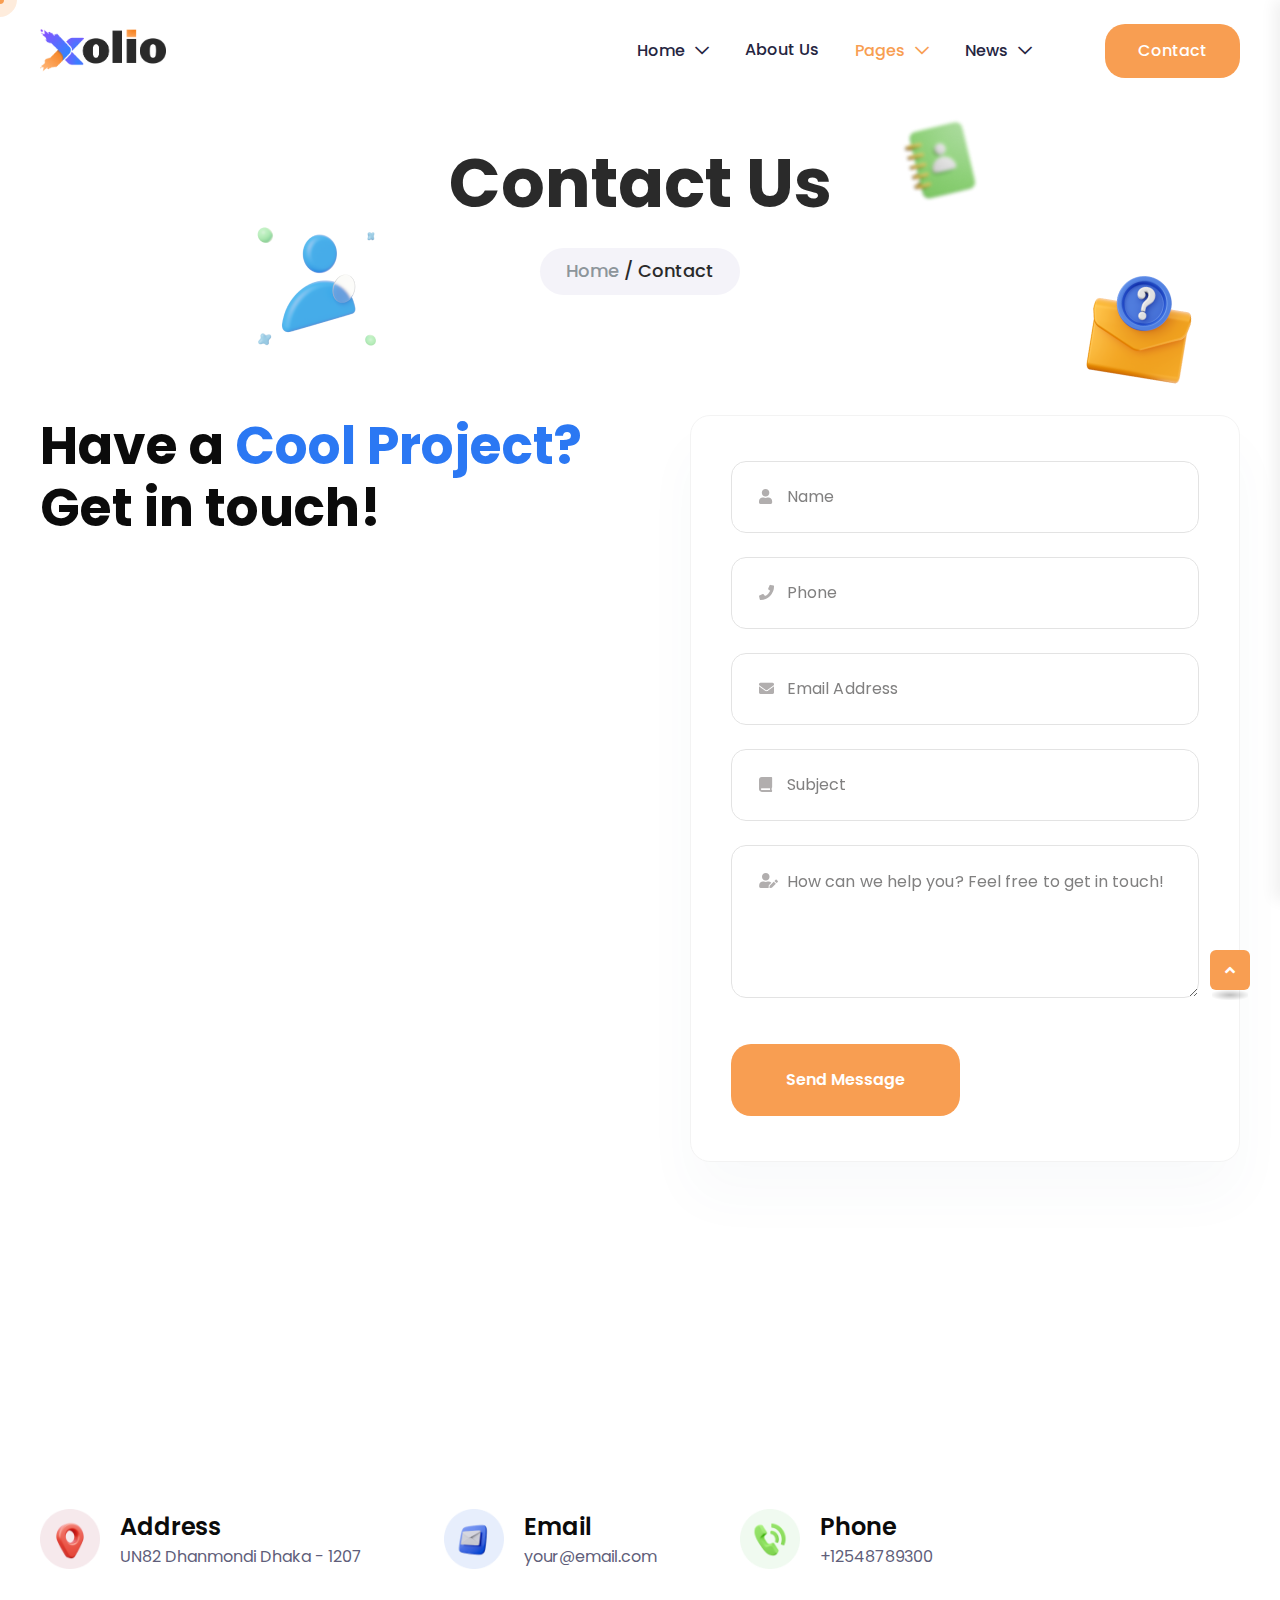
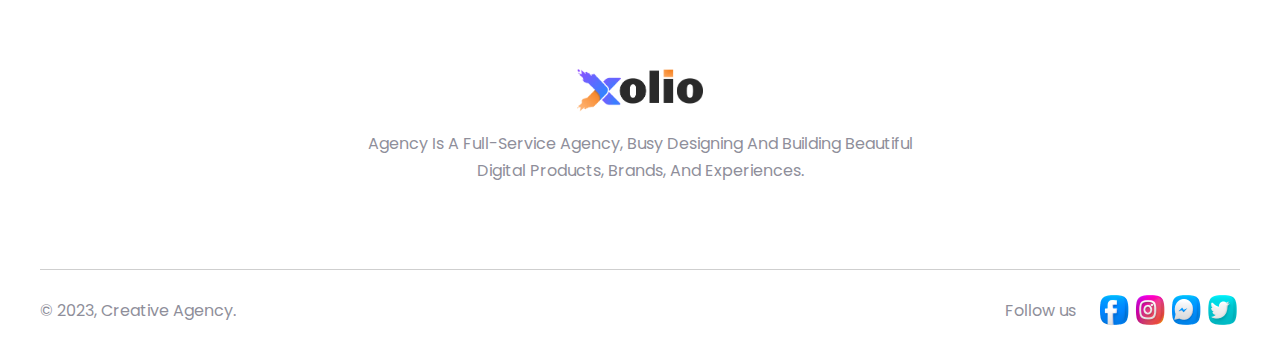
<file: xolio-creative-agency-portfolio-template-2023-11-27-05-10-24-utc/xolio/contact.html>
<!doctype html>
<html class="no-js" lang="en">
    <head>
        <meta charset="utf-8">
        <meta http-equiv="x-ua-compatible" content="ie=edge">
        <title>Xolio - Creative Agency HTML5 Template</title>
        <meta name="description" content="Xolio - Creative Agency Template">
        <meta name="viewport" content="width=device-width, initial-scale=1">

		<link rel="shortcut icon" type="image/x-icon" href="assets/img/favicon.png">
        <!-- Place favicon.ico in the root directory -->

        <!-- CSS here -->
        <link rel="stylesheet" href="assets/css/bootstrap.min.css">
        <link rel="stylesheet" href="assets/css/animate.min.css">
        <link rel="stylesheet" href="assets/css/magnific-popup.css">
        <link rel="stylesheet" href="assets/css/fontawesome-all.min.css">
        <link rel="stylesheet" href="assets/css/swiper-bundle.min.css">
        <link rel="stylesheet" href="assets/css/odometer.css">
        <link rel="stylesheet" href="assets/css/slick.css">
        <link rel="stylesheet" href="assets/css/default.css">
        <link rel="stylesheet" href="assets/css/style.css">
        <link rel="stylesheet" href="assets/css/responsive.css">
    </head>
    <body>

        <!--Preloader-->
        <div id="preloader">
            <div id="loader" class="loader">
                <div class="loader-container">
                    <div class="loader-icon"><img src="assets/img/preloader.png" alt="Xolio - Creative Agency HTML5 Template"></div>
                </div>
            </div>
        </div>
        <!--Preloader-end -->

        <!-- Custom-cursor -->
        <div class="mouseCursor cursor-outer"></div>
        <div class="mouseCursor cursor-inner"><span>Drag</span></div>
        <!-- Custom-cursor-end -->

		<!-- Scroll-top -->
        <button class="scroll-top scroll-to-target" data-target="html">
            <i class="fas fa-angle-up"></i>
        </button>
        <!-- Scroll-top-end-->

        <!-- header-area -->
        <header>
            <div id="sticky-header" class="menu-area transparent-header">
                <div class="container">
                    <div class="row">
                        <div class="col-12">
                            <div class="mobile-nav-toggler"><i class="fas fa-bars"></i></div>
                            <div class="menu-wrap">
                                <nav class="menu-nav">
                                    <div class="logo">
                                        <a href="index.html"><img src="assets/img/logo/logo.png" alt="Logo"></a>
                                    </div>
                                    <div class="navbar-wrap main-menu d-none d-lg-flex">
                                        <ul class="navigation">
                                            <li class="menu-item-has-children"><a href="#">Home</a>
                                                <ul class="sub-menu">
                                                    <li><a href="index.html">Creative Agency</a></li>
                                                    <li><a href="index-2.html">Personal Portfolio</a></li>
                                                    <li><a href="index-3.html">Digital Agency</a></li>
                                                </ul>
                                            </li>
                                            <li><a href="about-us.html">About Us</a></li>
                                            <li class="active menu-item-has-children"><a href="#">pages</a>
                                                <ul class="sub-menu">
                                                    <li><a href="about-me.html">About Me</a></li>
                                                    <li><a href="team.html">Team Page</a></li>
                                                    <li><a href="team-details.html">Team Details</a></li>
                                                    <li><a href="project-details.html">Portfolio Details</a></li>
                                                    <li><a href="services-details.html">Services Details</a></li>
                                                    <li class="active"><a href="contact.html">Contact Us</a></li>
                                                </ul>
                                            </li>
                                            <li class="menu-item-has-children"><a href="#">News</a>
                                                <ul class="sub-menu">
                                                    <li><a href="blog.html">Our Blog</a></li>
                                                    <li><a href="blog-details.html">Blog Details</a></li>
                                                </ul>
                                            </li>
                                        </ul>
                                    </div>
                                    <div class="header-action">
                                        <ul class="list-wrap">
                                            <li class="header-btn"><a href="#!" class="btn">Contact <span></span></a></li>
                                        </ul>
                                    </div>
                                </nav>
                            </div>

                            <!-- Mobile Menu  -->
                            <div class="mobile-menu">
                                <nav class="menu-box">
                                    <div class="close-btn"><i class="fas fa-times"></i></div>
                                    <div class="nav-logo">
                                        <a href="index.html"><img src="assets/img/logo/logo.png" alt="Logo"></a>
                                    </div>
                                    <div class="menu-outer">
                                        <!--Here Menu Will Come Automatically Via Javascript / Same Menu as in Header-->
                                    </div>
                                    <div class="social-links">
                                        <ul class="clearfix list-wrap">
                                            <li><a href="#"><i class="fab fa-facebook-f"></i></a></li>
                                            <li><a href="#"><i class="fab fa-twitter"></i></a></li>
                                            <li><a href="#"><i class="fab fa-instagram"></i></a></li>
                                            <li><a href="#"><i class="fab fa-linkedin-in"></i></a></li>
                                            <li><a href="#"><i class="fab fa-youtube"></i></a></li>
                                        </ul>
                                    </div>
                                </nav>
                            </div>
                            <div class="menu-backdrop"></div>
                            <!-- End Mobile Menu -->

                        </div>
                    </div>
                </div>

                <!-- header-contact -->
                <div class="header-contact-wrap">
                    <div class="container">
                        <div class="row">
                            <div class="col-lg-8">
                                <div class="left-side-content">
                                    <h3 class="title">Contact</h3>
                                    <div class="row">
                                        <div class="col-xl-4 col-lg-5 col-md-6">
                                            <div class="contact-info-list">
                                                <ul class="list-wrap">
                                                    <li>
                                                        <div class="icon">
                                                            <svg viewBox="0 0 22 20" fill="none" xmlns="http://www.w3.org/2000/svg">
                                                                <path fill-rule="evenodd" clip-rule="evenodd"
                                                                    d="M1.5 6.5C1.5 4.89295 1.95538 3.86848 2.63534 3.2371C3.32535 2.59637 4.36497 2.25 5.75 2.25H15.75C17.135 2.25 18.1746 2.59637 18.8647 3.2371C19.5446 3.86848 20 4.89295 20 6.5V13.5C20 15.107 19.5446 16.1315 18.8647 16.7629C18.1746 17.4036 17.135 17.75 15.75 17.75H5.75C4.36497 17.75 3.32535 17.4036 2.63534 16.7629C1.95538 16.1315 1.5 15.107 1.5 13.5V6.5ZM5.75 0.75C4.13503 0.75 2.67465 1.15363 1.61466 2.1379C0.544615 3.13152 0 4.60705 0 6.5V13.5C0 15.393 0.544615 16.8685 1.61466 17.8621C2.67465 18.8464 4.13503 19.25 5.75 19.25H15.75C17.365 19.25 18.8254 18.8464 19.8853 17.8621C20.9554 16.8685 21.5 15.393 21.5 13.5V6.5C21.5 4.60705 20.9554 3.13152 19.8853 2.1379C18.8254 1.15363 17.365 0.75 15.75 0.75H5.75ZM16.2181 7.58602C16.5417 7.32751 16.5945 6.85558 16.336 6.53194C16.0775 6.20829 15.6056 6.15548 15.2819 6.41398L12.1529 8.91324L12.1525 8.91352C11.3961 9.51536 10.0946 9.51549 9.33799 8.91393L6.21898 6.41471C5.89574 6.1557 5.42373 6.20778 5.16471 6.53102C4.9057 6.85426 4.95778 7.32627 5.28102 7.58529L8.40101 10.0853L8.40286 10.0868C9.70626 11.1244 11.7837 11.1244 13.0871 10.0868L13.0881 10.086L16.2181 7.58602Z" />
                                                            </svg>
                                                        </div>
                                                        <div class="content">
                                                            <a href="mailto:company@gmail.com">company@gmail.com</a>
                                                        </div>
                                                    </li>
                                                    <li>
                                                        <div class="icon">
                                                            <svg viewBox="0 0 20 22" fill="none" xmlns="http://www.w3.org/2000/svg">
                                                                <path fill-rule="evenodd" clip-rule="evenodd"
                                                                    d="M2.48199 7.65591C3.37522 3.73032 6.71708 1.74769 10.1338 1.75C13.5508 1.75231 16.8905 3.73971 17.7791 7.66556L17.7791 7.6656C18.8362 12.3354 15.943 16.3756 13.2111 18.999L13.2097 19.0004C11.4913 20.659 8.77127 20.661 7.04076 18.9997C4.31866 16.3762 1.42493 12.3261 2.48199 7.65591ZM10.1348 0.250002C14.1154 0.252693 18.1706 2.60029 19.2421 7.33441C20.4848 12.8239 17.0589 17.3834 14.251 20.08C11.9497 22.3008 8.31046 22.2989 6.00106 20.0809L6.00012 20.08C3.20236 17.3836 -0.22362 12.8139 1.01908 7.32441L1.01926 7.32364C2.09618 2.58953 6.1542 0.247312 10.1348 0.250002ZM7.76166 9.30994C7.76166 8.00103 8.82274 6.93994 10.1317 6.93994C11.4406 6.93994 12.5017 8.00103 12.5017 9.30994C12.5017 10.6189 11.4406 11.6799 10.1317 11.6799C8.82274 11.6799 7.76166 10.6189 7.76166 9.30994ZM10.1317 5.43994C7.99432 5.43994 6.26166 7.1726 6.26166 9.30994C6.26166 11.4473 7.99432 13.1799 10.1317 13.1799C12.269 13.1799 14.0017 11.4473 14.0017 9.30994C14.0017 7.1726 12.269 5.43994 10.1317 5.43994Z" />
                                                            </svg>
                                                        </div>
                                                        <div class="content">
                                                            <span>Ranelagh Place, Liverpool, L3 5UL, England</span>
                                                        </div>
                                                    </li>
                                                    <li>
                                                        <div class="icon">
                                                            <svg viewBox="0 0 22 22" fill="none" xmlns="http://www.w3.org/2000/svg">
                                                                <path fill-rule="evenodd" clip-rule="evenodd"
                                                                    d="M1.5 11C1.5 5.89421 5.64421 1.75 10.75 1.75C15.8558 1.75 20 5.89421 20 11C20 16.1058 15.8558 20.25 10.75 20.25C5.64421 20.25 1.5 16.1058 1.5 11ZM10.75 0.25C4.81579 0.25 0 5.06579 0 11C0 16.9342 4.81579 21.75 10.75 21.75C16.6842 21.75 21.5 16.9342 21.5 11C21.5 5.06579 16.6842 0.25 10.75 0.25ZM11.1289 6.50977C11.1289 6.09555 10.7931 5.75977 10.3789 5.75977C9.96469 5.75977 9.62891 6.09555 9.62891 6.50977V10.6098C9.62891 11.0862 9.79027 11.5637 10.0149 11.9576C10.2393 12.3511 10.5673 12.7322 10.9755 12.9744L10.9766 12.975L14.0746 14.8238C14.4303 15.0361 14.8907 14.9198 15.1029 14.5641C15.3152 14.2084 15.1989 13.748 14.8432 13.5357L11.7433 11.6857L11.7413 11.6845C11.6099 11.6067 11.4483 11.4431 11.3179 11.2145C11.1875 10.9859 11.1289 10.7633 11.1289 10.6098V6.50977Z" />
                                                            </svg>
                                                        </div>
                                                        <div class="content">
                                                            <span>7 Days a week <br> from 10-00 am to 6-00 pm</span>
                                                        </div>
                                                    </li>
                                                </ul>
                                                <div class="lats-chat">
                                                    <a href="contact.html">Lat’s Chat</a>
                                                </div>
                                            </div>
                                        </div>
                                        <div class="col-xl-8 col-lg-7 col-md-6">
                                            <div class="our-best-project">
                                                <div class="content">
                                                    <h4 class="title">One of Our <span>Best Ongoing</span> Projects</h4>
                                                    <a href="project-details.html" class="btn">Details <span></span></a>
                                                </div>
                                                <div class="thumb">
                                                    <img src="assets/img/images/our_project_img.png" alt="">
                                                </div>
                                            </div>
                                        </div>
                                    </div>
                                </div>
                            </div>
                            <div class="col-lg-4">
                                <div class="customer-support-wrap">
                                    <h4 class="title">Customer Support</h4>
                                    <div class="customer-support-content">
                                        <div class="content-top">
                                            <img src="assets/img/images/support_img.png" alt="">
                                            <h4 class="title">Need Help Choosing a Plan?</h4>
                                        </div>
                                        <p>We offer solutions for businesses of all sizes. For questions about our plans and products,,
                                            contact our team of experts. <a href="contact.html">Get in touch</a></p>
                                    </div>
                                    <div class="content-bottom">
                                        <a href="contact.html">Support</a>
                                        <a href="contact.html">Documentation</a>
                                    </div>
                                </div>
                            </div>
                        </div>
                    </div>
                </div>
                <div class="body-contact-overlay"></div>
                <!-- header-contact-end -->
            </div>
        </header>
        <!-- header-area-end -->



        <!-- main-area -->
        <main>

            <!-- breadcrumb-area -->
            <section class="breadcrumb-area breadcrumb-area-four pt-175 pb-160">
                <div class="container">
                    <div class="row">
                        <div class="col-12">
                            <div class="breadcrumb-content">
                                <h2 class="title">Contact Us</h2>
                                <nav aria-label="breadcrumb">
                                    <ol class="breadcrumb">
                                        <li class="breadcrumb-item"><a href="index.html">Home</a></li>
                                        <li class="breadcrumb-item active" aria-current="page">Contact</li>
                                    </ol>
                                </nav>
                            </div>
                        </div>
                    </div>
                </div>
                <div class="breadcrumb-shape-wrap-three">
                    <img src="assets/img/images/breadcrumb_shape04.png" alt="" class="wow zoomIn" data-wow-delay=".2s">
                    <img src="assets/img/images/breadcrumb_shape05.png" alt="" class="wow zoomIn" data-wow-delay=".2s">
                    <img src="assets/img/images/breadcrumb_shape06.png" alt="" class="wow zoomIn" data-wow-delay=".2s">
                </div>
            </section>
            <!-- breadcrumb-area-end -->

            <!-- contact-area -->
            <section class="inner-contact-area">
                <div class="container">
                    <div class="inner-contact-wrap">
                        <div class="row">
                            <div class="col-xl-9 col-lg-10">
                                <div class="section-title title-style-two mb-50">
                                    <h2 class="title">Have a <span>Cool Project?</span> Get in touch!</h2>
                                </div>
                                <div class="inner-contact-form-wrap">
                                    <form action="#">
                                        <div class="form-grp">
                                            <label for="name"><i class="fas fa-user"></i></label>
                                            <input type="text" id="name" placeholder="Name">
                                        </div>
                                        <div class="form-grp">
                                            <label for="phone"><i class="fas fa-phone"></i></label>
                                            <input type="text" id="phone" placeholder="Phone">
                                        </div>
                                        <div class="form-grp">
                                            <label for="email"><i class="fas fa-envelope"></i></label>
                                            <input type="email" id="email" placeholder="Email Address">
                                        </div>
                                        <div class="form-grp">
                                            <label for="subject"><i class="fas fa-book-alt"></i></label>
                                            <input type="text" id="subject" placeholder="Subject">
                                        </div>
                                        <div class="form-grp">
                                            <label for="comment"><i class="fas fa-user-edit"></i></label>
                                            <textarea name="comment" id="comment" placeholder="How can we help you? Feel free to get in touch!"></textarea>
                                        </div>
                                        <button type="submit" class="btn">Send Message <span></span></button>
                                    </form>
                                </div>
                                <div id="contact-map">
                                    <iframe
                                        src="https://www.google.com/maps/embed?pb=!1m18!1m12!1m3!1d96811.54759587669!2d-74.01263924803828!3d40.6880494567041!2m3!1f0!2f0!3f0!3m2!1i1024!2i768!4f13.1!3m3!1m2!1s0x89c25bae694479a3%3A0xb9949385da52e69e!2sBarclays%20Center!5e0!3m2!1sen!2sbd!4v1636195194646!5m2!1sen!2sbd"
                                        allowfullscreen loading="lazy"></iframe>
                                </div>
                                <div class="inner-contact-info">
                                    <ul class="list-wrap">
                                        <li>
                                            <div class="contact-info-item">
                                                <div class="icon">
                                                    <img src="assets/img/icon/loction_icon03.png" alt="">
                                                </div>
                                                <div class="content">
                                                    <h6 class="title">Address</h6>
                                                    <p>UN82 Dhanmondi Dhaka - 1207</p>
                                                </div>
                                            </div>
                                        </li>
                                        <li>
                                            <div class="contact-info-item">
                                                <div class="icon">
                                                    <img src="assets/img/icon/mail_icon03.png" alt="">
                                                </div>
                                                <div class="content">
                                                    <h6 class="title">Email</h6>
                                                    <a href="mailto:your@email.com">your@email.com</a>
                                                </div>
                                            </div>
                                        </li>
                                        <li>
                                            <div class="contact-info-item">
                                                <div class="icon">
                                                    <img src="assets/img/icon/phone_icon03.png" alt="">
                                                </div>
                                                <div class="content">
                                                    <h6 class="title">Phone</h6>
                                                    <a href="tel:0123456789">+12548789300</a>
                                                </div>
                                            </div>
                                        </li>
                                    </ul>
                                </div>
                            </div>
                        </div>
                    </div>
                </div>
            </section>
            <!-- contact-area-end -->

        </main>
        <!-- main-area-end -->

        <!-- footer-area -->
        <footer>
            <div class="footer-area-two footer-area-three">
                <div class="container">
                    <div class="footer-top-two">
                        <div class="row justify-content-center">
                            <div class="col-xl-6 col-lg-8">
                                <div class="footer-content-two text-center">
                                    <div class="logo">
                                        <a href="index.html"><img src="assets/img/logo/logo.png" alt=""></a>
                                    </div>
                                    <p>Agency is a full-service agency, busy designing and building beautiful digital products,
                                        brands, and experiences.</p>
                                </div>
                            </div>
                        </div>
                    </div>
                    <div class="footer-bottom-two">
                        <div class="row align-items-center">
                            <div class="col-md-6">
                                <div class="copyright-text">
                                    <p>© 2023, Creative Agency.</p>
                                </div>
                            </div>
                            <div class="col-md-6">
                                <div class="footer-social-two">
                                    <ul class="list-wrap">
                                        <li class="title">Follow us</li>
                                        <li><a href="#"><img src="assets/img/icon/footer_icon01.png" alt=""></a></li>
                                        <li><a href="#"><img src="assets/img/icon/footer_icon02.png" alt=""></a></li>
                                        <li><a href="#"><img src="assets/img/icon/footer_icon03.png" alt=""></a></li>
                                        <li><a href="#"><img src="assets/img/icon/footer_icon04.png" alt=""></a></li>
                                    </ul>
                                </div>
                            </div>
                        </div>
                    </div>
                </div>
            </div>
        </footer>
        <!-- footer-area-end -->



        <!-- JS here -->
        <script src="assets/js/vendor/jquery-3.6.0.min.js"></script>
        <script src="assets/js/bootstrap.min.js"></script>
        <script src="assets/js/isotope.pkgd.min.js"></script>
        <script src="assets/js/imagesloaded.pkgd.min.js"></script>
        <script src="assets/js/jquery.magnific-popup.min.js"></script>
        <script src="assets/js/jquery.odometer.min.js"></script>
        <script src="assets/js/swiper-bundle.min.js"></script>
        <script src="assets/js/jquery.appear.js"></script>
        <script src="assets/js/slick.min.js"></script>
        <script src="assets/js/ajax-form.js"></script>
        <script src="assets/js/parallax.min.js"></script>
        <script src="assets/js/jquery.parallaxScroll.min.js"></script>
        <script src="assets/js/tween-max.js"></script>
        <script src="assets/js/wow.min.js"></script>
        <script src="assets/js/main.js"></script>
    </body>
</html>
</file>
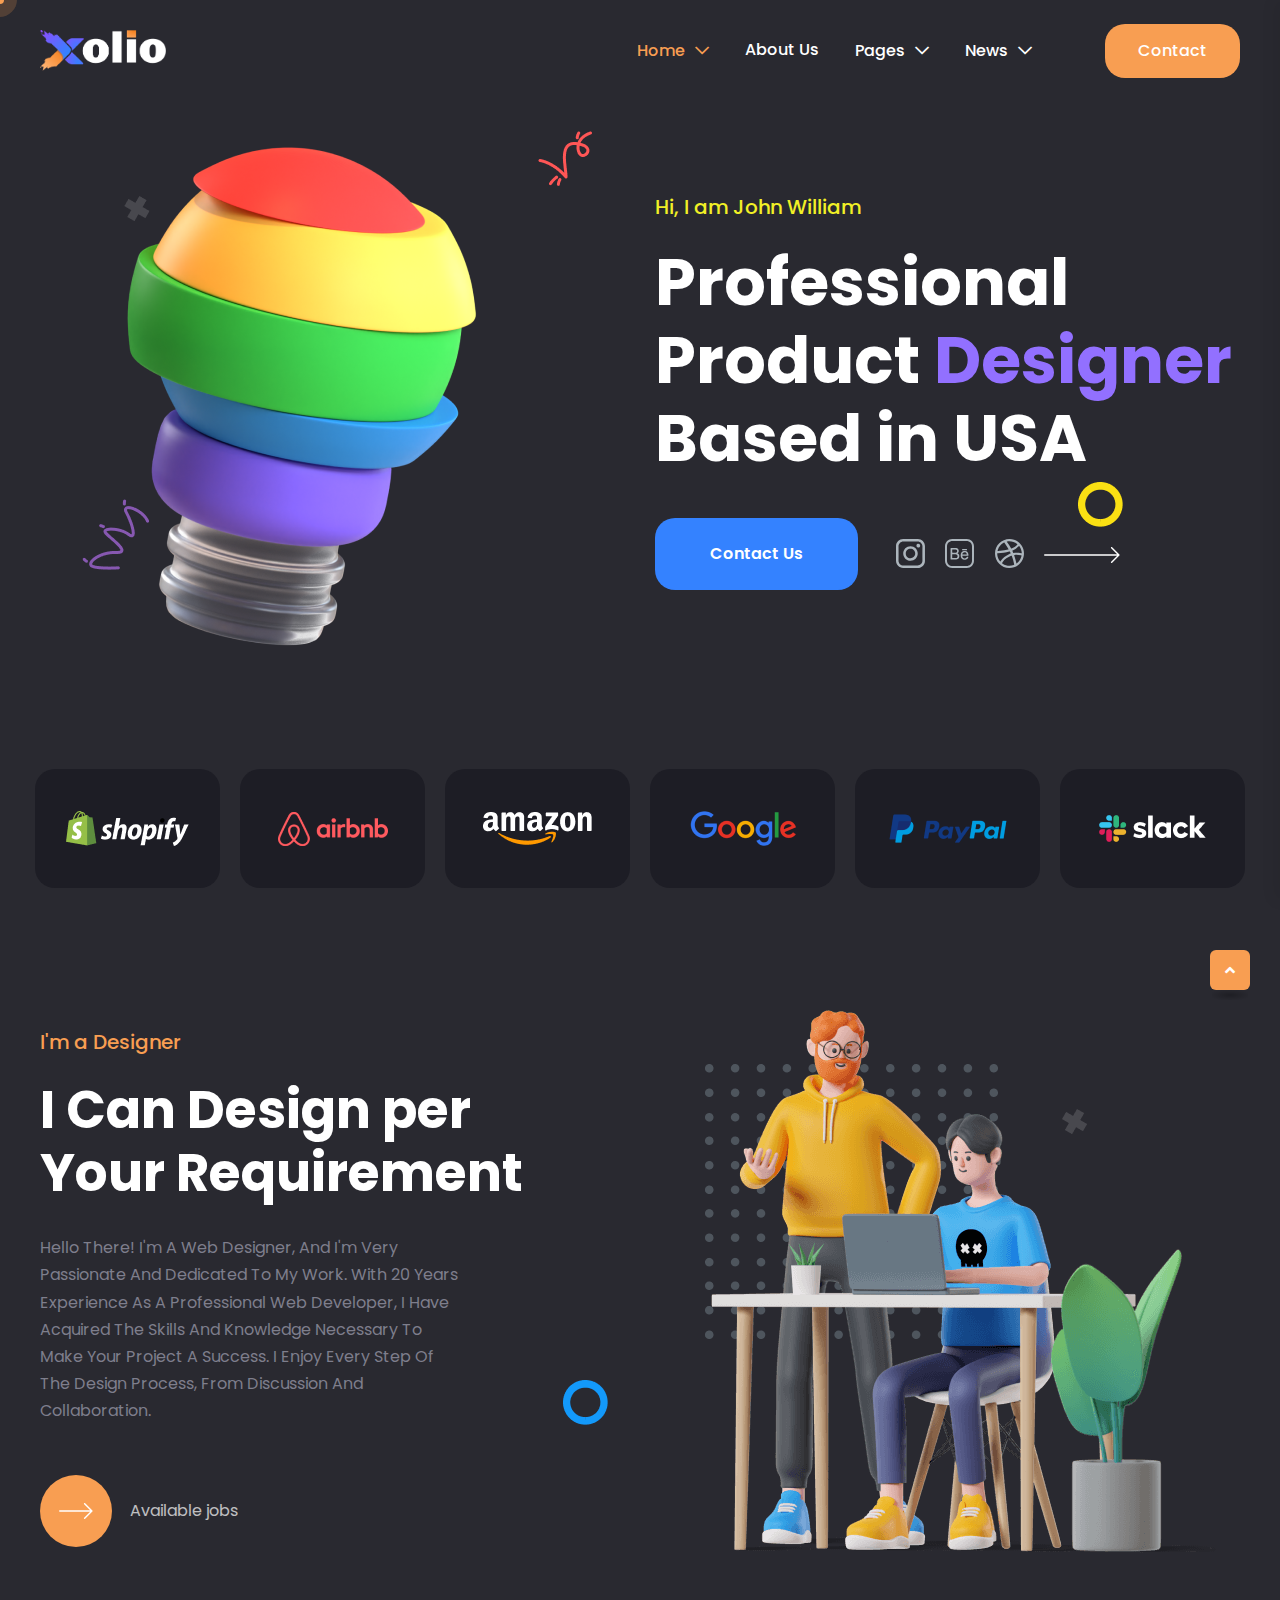
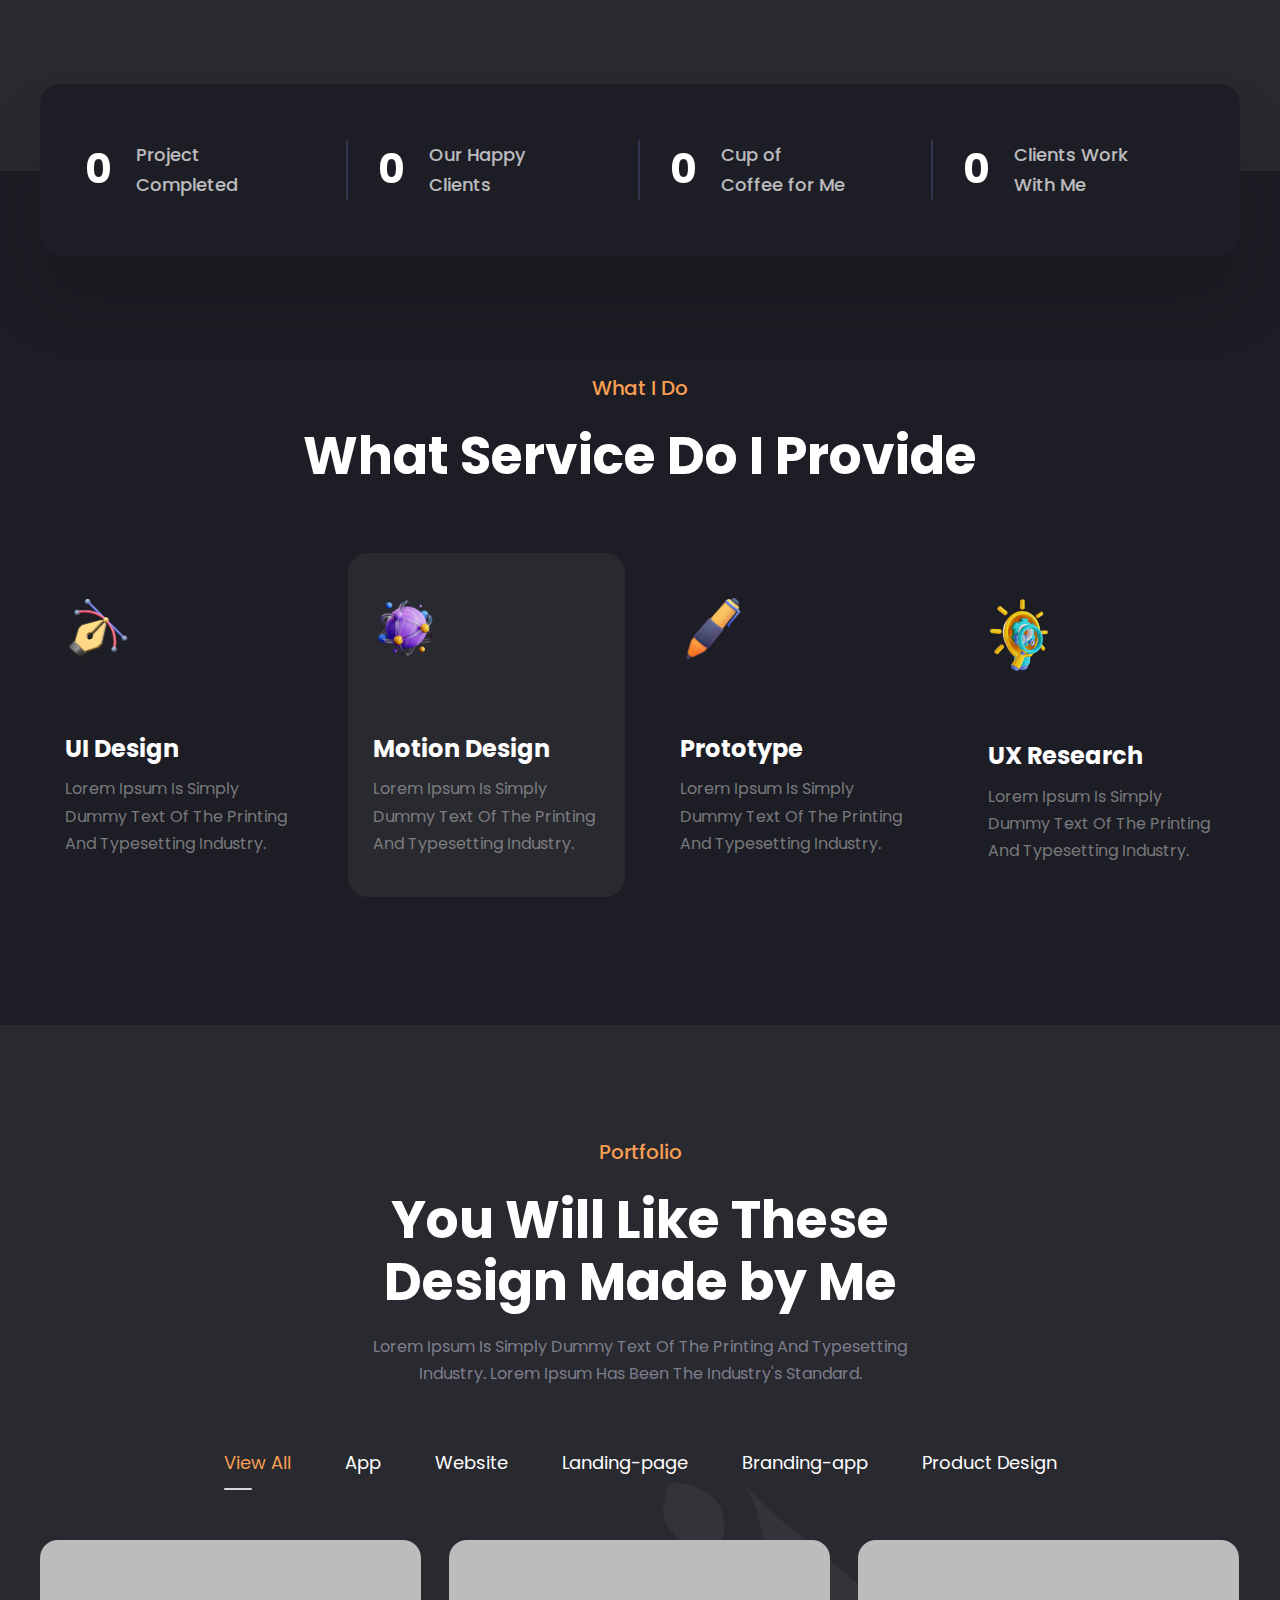
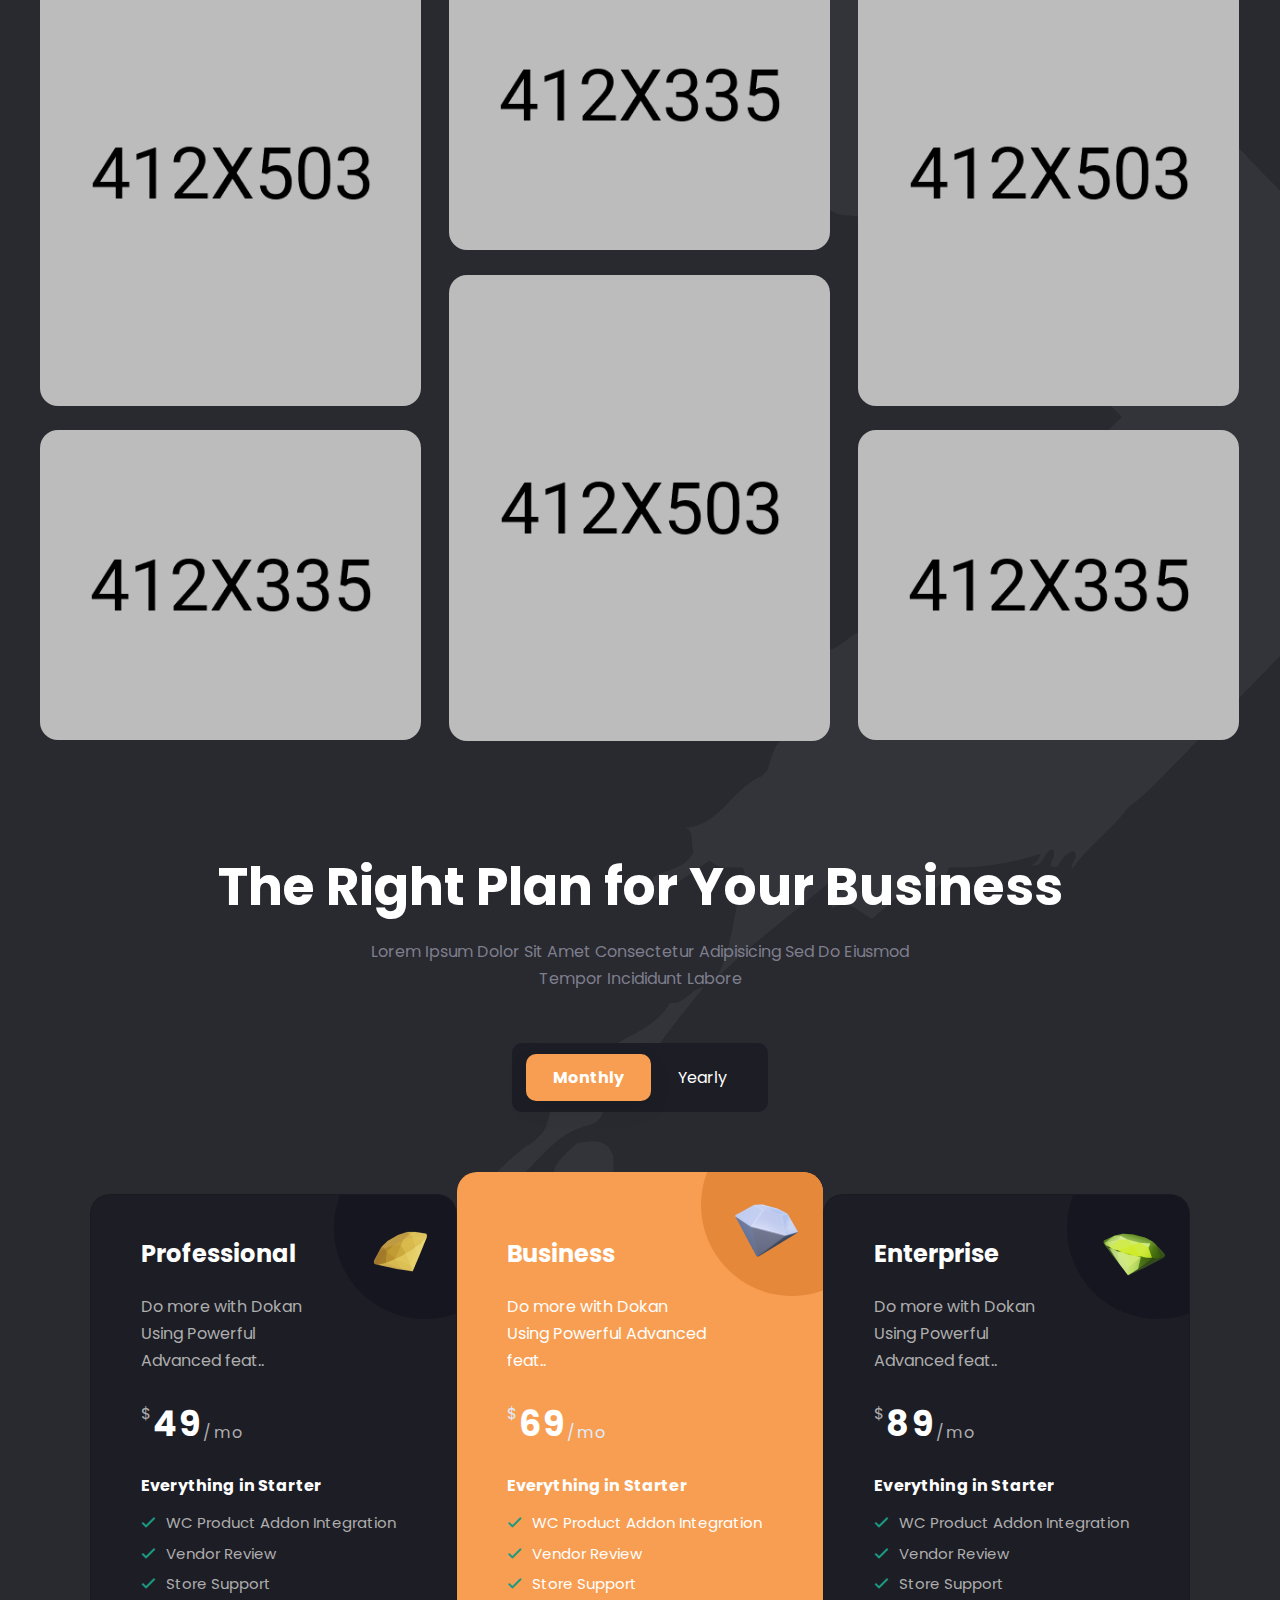
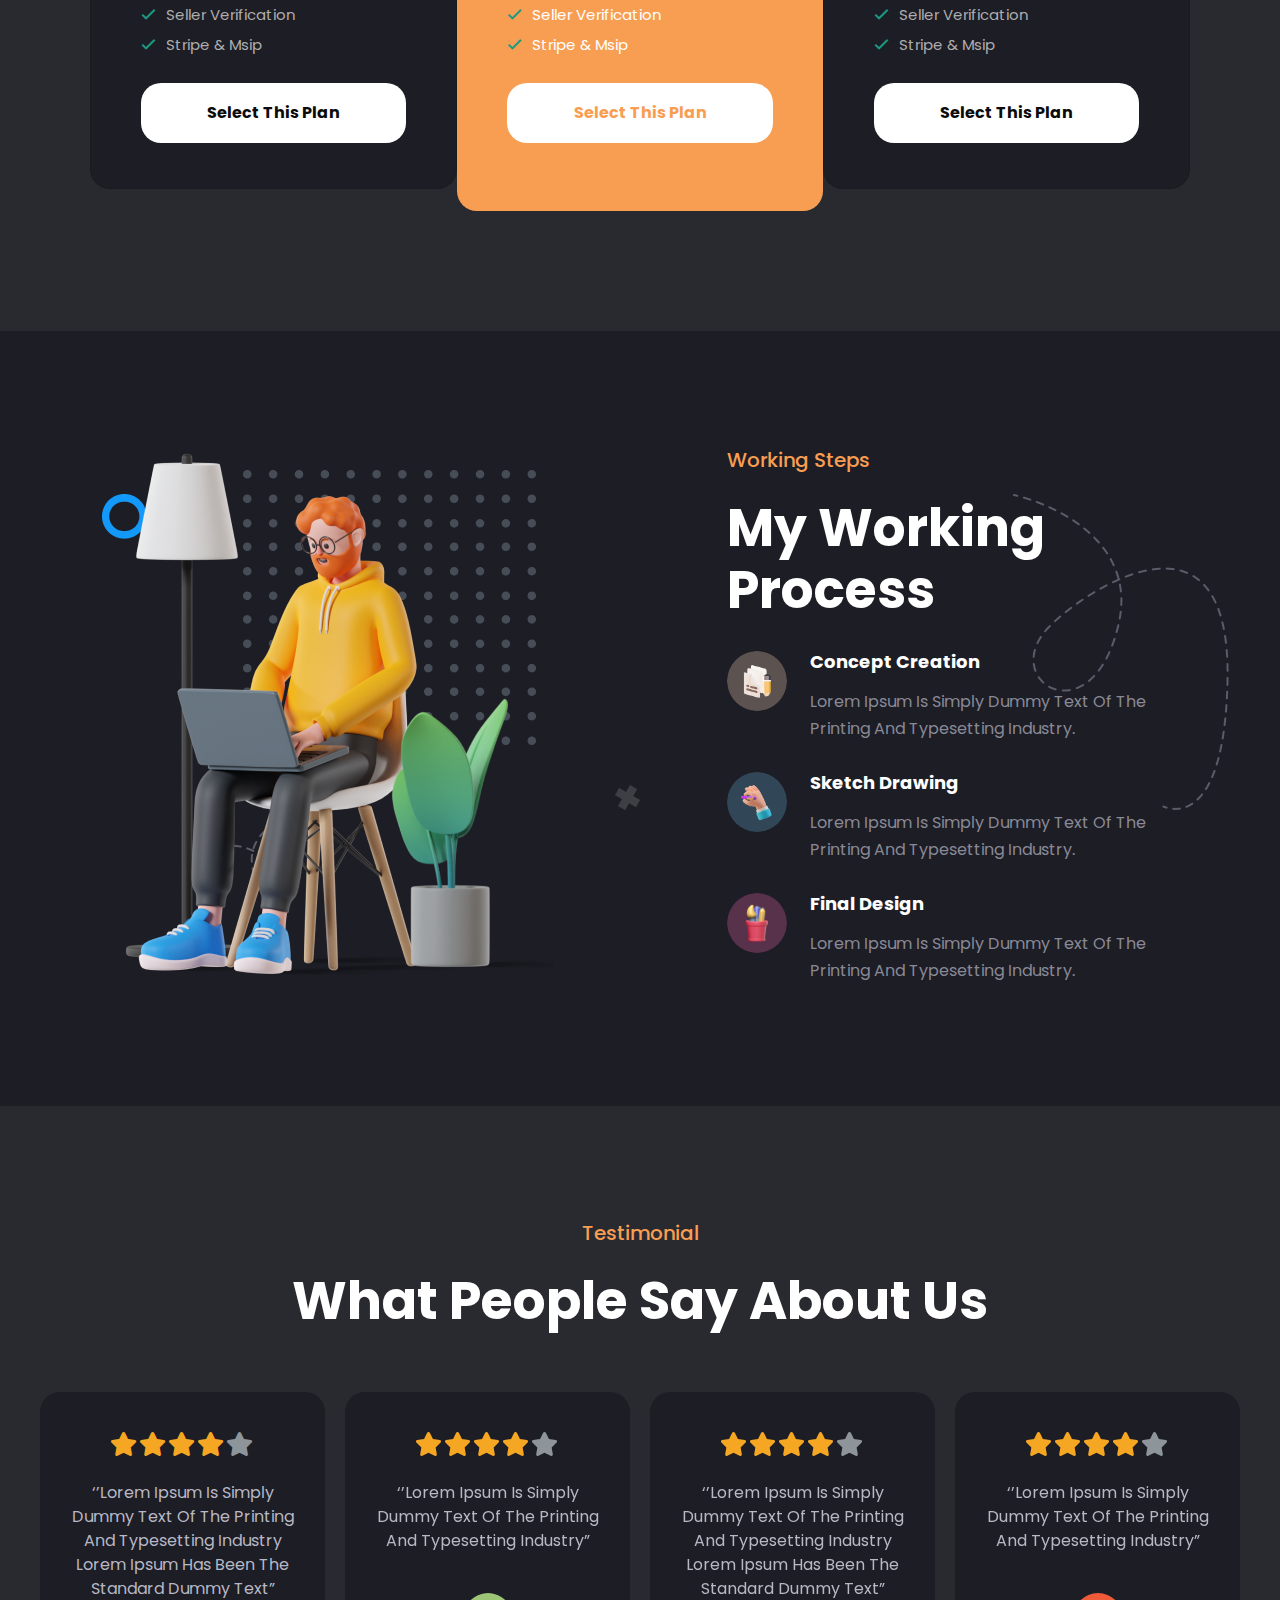
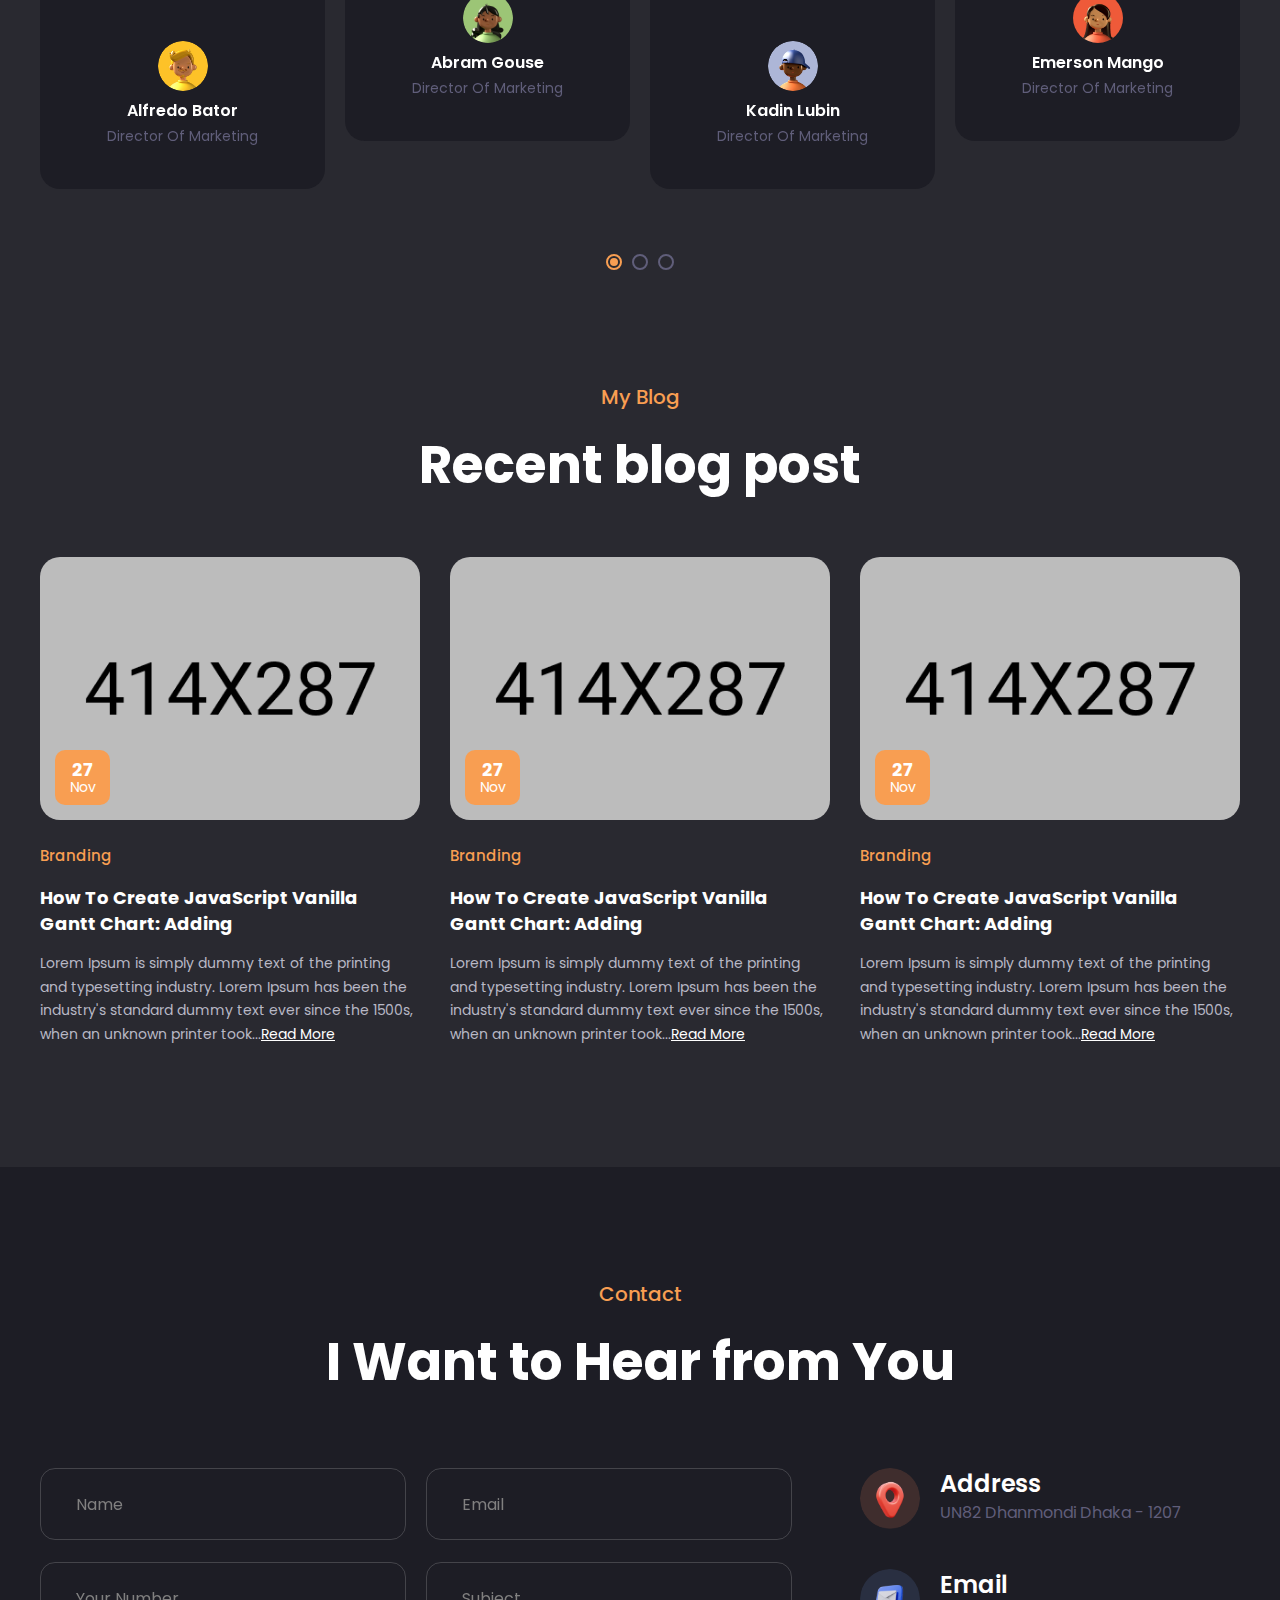
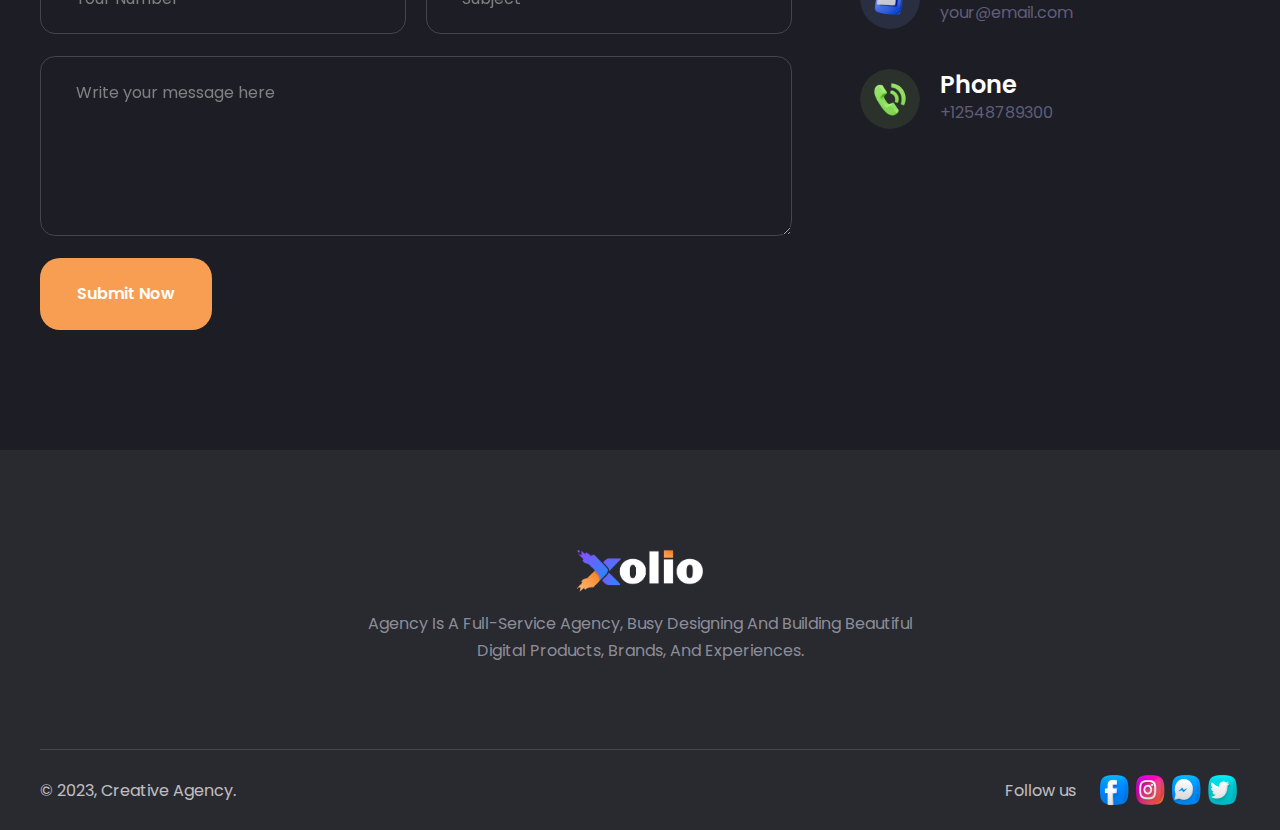
<file: xolio-creative-agency-portfolio-template-2023-11-27-05-10-24-utc/xolio/index-2.html>
<!doctype html>
<html class="no-js" lang="en">
    <head>
        <meta charset="utf-8">
        <meta http-equiv="x-ua-compatible" content="ie=edge">
        <title>Xolio - Creative Agency HTML5 Template</title>
        <meta name="description" content="Xolio - Creative Agency Template">
        <meta name="viewport" content="width=device-width, initial-scale=1">

		<link rel="shortcut icon" type="image/x-icon" href="assets/img/favicon.png">
        <!-- Place favicon.ico in the root directory -->

        <!-- CSS here -->
        <link rel="stylesheet" href="assets/css/bootstrap.min.css">
        <link rel="stylesheet" href="assets/css/animate.min.css">
        <link rel="stylesheet" href="assets/css/magnific-popup.css">
        <link rel="stylesheet" href="assets/css/fontawesome-all.min.css">
        <link rel="stylesheet" href="assets/css/swiper-bundle.min.css">
        <link rel="stylesheet" href="assets/css/odometer.css">
        <link rel="stylesheet" href="assets/css/slick.css">
        <link rel="stylesheet" href="assets/css/default.css">
        <link rel="stylesheet" href="assets/css/style.css">
        <link rel="stylesheet" href="assets/css/responsive.css">
    </head>
    <body class="black-background">

        <!--Preloader-->
        <div id="preloader">
            <div id="loader" class="loader">
                <div class="loader-container">
                    <div class="loader-icon"><img src="assets/img/preloader.png" alt="Xolio - Creative Agency HTML5 Template"></div>
                </div>
            </div>
        </div>
        <!--Preloader-end -->

        <!-- Custom-cursor -->
        <div class="mouseCursor cursor-outer"></div>
        <div class="mouseCursor cursor-inner"><span>dragg</span></div>
        <!-- Custom-cursor-end -->

		<!-- Scroll-top -->
        <button class="scroll-top scroll-to-target" data-target="html">
            <i class="fas fa-angle-up"></i>
        </button>
        <!-- Scroll-top-end-->

        <!-- header-area -->
        <header>
            <div id="sticky-header" class="menu-area menu-style-two transparent-header">
                <div class="container">
                    <div class="row">
                        <div class="col-12">
                            <div class="mobile-nav-toggler"><i class="fas fa-bars"></i></div>
                            <div class="menu-wrap">
                                <nav class="menu-nav">
                                    <div class="logo">
                                        <a href="index.html"><img src="assets/img/logo/w_logo.png" alt="Logo"></a>
                                    </div>
                                    <div class="navbar-wrap main-menu d-none d-lg-flex">
                                        <ul class="navigation">
                                            <li class="active menu-item-has-children"><a href="#">Home</a>
                                                <ul class="sub-menu">
                                                    <li><a href="index.html">Creative Agency</a></li>
                                                    <li class="active"><a href="index-2.html">Personal Portfolio</a></li>
                                                    <li><a href="index-3.html">Digital Agency</a></li>
                                                </ul>
                                            </li>
                                            <li><a href="about-us.html">About Us</a></li>
                                            <li class="menu-item-has-children"><a href="#">pages</a>
                                                <ul class="sub-menu">
                                                    <li><a href="about-me.html">About Me</a></li>
                                                    <li><a href="team.html">Team Page</a></li>
                                                    <li><a href="team-details.html">Team Details</a></li>
                                                    <li><a href="project-details.html">Portfolio Details</a></li>
                                                    <li><a href="services-details.html">Services Details</a></li>
                                                    <li><a href="contact.html">Contact Us</a></li>
                                                </ul>
                                            </li>
                                            <li class="menu-item-has-children"><a href="#">News</a>
                                                <ul class="sub-menu">
                                                    <li><a href="blog.html">Our Blog</a></li>
                                                    <li><a href="blog-details.html">Blog Details</a></li>
                                                </ul>
                                            </li>
                                        </ul>
                                    </div>
                                    <div class="header-action">
                                        <ul class="list-wrap">
                                            <li class="header-btn"><a href="#!" class="btn">Contact <span></span></a></li>
                                        </ul>
                                    </div>
                                </nav>
                            </div>

                            <!-- Mobile Menu  -->
                            <div class="mobile-menu">
                                <nav class="menu-box">
                                    <div class="close-btn"><i class="fas fa-times"></i></div>
                                    <div class="nav-logo">
                                        <a href="index.html"><img src="assets/img/logo/logo.png" alt="Logo"></a>
                                    </div>
                                    <div class="menu-outer">
                                        <!--Here Menu Will Come Automatically Via Javascript / Same Menu as in Header-->
                                    </div>
                                    <div class="social-links">
                                        <ul class="clearfix list-wrap">
                                            <li><a href="#"><i class="fab fa-facebook-f"></i></a></li>
                                            <li><a href="#"><i class="fab fa-twitter"></i></a></li>
                                            <li><a href="#"><i class="fab fa-instagram"></i></a></li>
                                            <li><a href="#"><i class="fab fa-linkedin-in"></i></a></li>
                                            <li><a href="#"><i class="fab fa-youtube"></i></a></li>
                                        </ul>
                                    </div>
                                </nav>
                            </div>
                            <div class="menu-backdrop"></div>
                            <!-- End Mobile Menu -->

                        </div>
                    </div>
                </div>
                <!-- header-contact -->
                <div class="header-contact-wrap black-background">
                    <div class="container">
                        <div class="row">
                            <div class="col-lg-8">
                                <div class="left-side-content">
                                    <h3 class="title">Contact</h3>
                                    <div class="row">
                                        <div class="col-xl-4 col-lg-5 col-md-6">
                                            <div class="contact-info-list">
                                                <ul class="list-wrap">
                                                    <li>
                                                        <div class="icon">
                                                            <svg viewBox="0 0 22 20" fill="none" xmlns="http://www.w3.org/2000/svg">
                                                                <path fill-rule="evenodd" clip-rule="evenodd"
                                                                    d="M1.5 6.5C1.5 4.89295 1.95538 3.86848 2.63534 3.2371C3.32535 2.59637 4.36497 2.25 5.75 2.25H15.75C17.135 2.25 18.1746 2.59637 18.8647 3.2371C19.5446 3.86848 20 4.89295 20 6.5V13.5C20 15.107 19.5446 16.1315 18.8647 16.7629C18.1746 17.4036 17.135 17.75 15.75 17.75H5.75C4.36497 17.75 3.32535 17.4036 2.63534 16.7629C1.95538 16.1315 1.5 15.107 1.5 13.5V6.5ZM5.75 0.75C4.13503 0.75 2.67465 1.15363 1.61466 2.1379C0.544615 3.13152 0 4.60705 0 6.5V13.5C0 15.393 0.544615 16.8685 1.61466 17.8621C2.67465 18.8464 4.13503 19.25 5.75 19.25H15.75C17.365 19.25 18.8254 18.8464 19.8853 17.8621C20.9554 16.8685 21.5 15.393 21.5 13.5V6.5C21.5 4.60705 20.9554 3.13152 19.8853 2.1379C18.8254 1.15363 17.365 0.75 15.75 0.75H5.75ZM16.2181 7.58602C16.5417 7.32751 16.5945 6.85558 16.336 6.53194C16.0775 6.20829 15.6056 6.15548 15.2819 6.41398L12.1529 8.91324L12.1525 8.91352C11.3961 9.51536 10.0946 9.51549 9.33799 8.91393L6.21898 6.41471C5.89574 6.1557 5.42373 6.20778 5.16471 6.53102C4.9057 6.85426 4.95778 7.32627 5.28102 7.58529L8.40101 10.0853L8.40286 10.0868C9.70626 11.1244 11.7837 11.1244 13.0871 10.0868L13.0881 10.086L16.2181 7.58602Z" />
                                                            </svg>
                                                        </div>
                                                        <div class="content">
                                                            <a href="mailto:company@gmail.com">company@gmail.com</a>
                                                        </div>
                                                    </li>
                                                    <li>
                                                        <div class="icon">
                                                            <svg viewBox="0 0 20 22" fill="none" xmlns="http://www.w3.org/2000/svg">
                                                                <path fill-rule="evenodd" clip-rule="evenodd"
                                                                    d="M2.48199 7.65591C3.37522 3.73032 6.71708 1.74769 10.1338 1.75C13.5508 1.75231 16.8905 3.73971 17.7791 7.66556L17.7791 7.6656C18.8362 12.3354 15.943 16.3756 13.2111 18.999L13.2097 19.0004C11.4913 20.659 8.77127 20.661 7.04076 18.9997C4.31866 16.3762 1.42493 12.3261 2.48199 7.65591ZM10.1348 0.250002C14.1154 0.252693 18.1706 2.60029 19.2421 7.33441C20.4848 12.8239 17.0589 17.3834 14.251 20.08C11.9497 22.3008 8.31046 22.2989 6.00106 20.0809L6.00012 20.08C3.20236 17.3836 -0.22362 12.8139 1.01908 7.32441L1.01926 7.32364C2.09618 2.58953 6.1542 0.247312 10.1348 0.250002ZM7.76166 9.30994C7.76166 8.00103 8.82274 6.93994 10.1317 6.93994C11.4406 6.93994 12.5017 8.00103 12.5017 9.30994C12.5017 10.6189 11.4406 11.6799 10.1317 11.6799C8.82274 11.6799 7.76166 10.6189 7.76166 9.30994ZM10.1317 5.43994C7.99432 5.43994 6.26166 7.1726 6.26166 9.30994C6.26166 11.4473 7.99432 13.1799 10.1317 13.1799C12.269 13.1799 14.0017 11.4473 14.0017 9.30994C14.0017 7.1726 12.269 5.43994 10.1317 5.43994Z" />
                                                            </svg>
                                                        </div>
                                                        <div class="content">
                                                            <span>Ranelagh Place, Liverpool, L3 5UL, England</span>
                                                        </div>
                                                    </li>
                                                    <li>
                                                        <div class="icon">
                                                            <svg viewBox="0 0 22 22" fill="none" xmlns="http://www.w3.org/2000/svg">
                                                                <path fill-rule="evenodd" clip-rule="evenodd"
                                                                    d="M1.5 11C1.5 5.89421 5.64421 1.75 10.75 1.75C15.8558 1.75 20 5.89421 20 11C20 16.1058 15.8558 20.25 10.75 20.25C5.64421 20.25 1.5 16.1058 1.5 11ZM10.75 0.25C4.81579 0.25 0 5.06579 0 11C0 16.9342 4.81579 21.75 10.75 21.75C16.6842 21.75 21.5 16.9342 21.5 11C21.5 5.06579 16.6842 0.25 10.75 0.25ZM11.1289 6.50977C11.1289 6.09555 10.7931 5.75977 10.3789 5.75977C9.96469 5.75977 9.62891 6.09555 9.62891 6.50977V10.6098C9.62891 11.0862 9.79027 11.5637 10.0149 11.9576C10.2393 12.3511 10.5673 12.7322 10.9755 12.9744L10.9766 12.975L14.0746 14.8238C14.4303 15.0361 14.8907 14.9198 15.1029 14.5641C15.3152 14.2084 15.1989 13.748 14.8432 13.5357L11.7433 11.6857L11.7413 11.6845C11.6099 11.6067 11.4483 11.4431 11.3179 11.2145C11.1875 10.9859 11.1289 10.7633 11.1289 10.6098V6.50977Z" />
                                                            </svg>
                                                        </div>
                                                        <div class="content">
                                                            <span>7 Days a week <br> from 10-00 am to 6-00 pm</span>
                                                        </div>
                                                    </li>
                                                </ul>
                                                <div class="lats-chat">
                                                    <a href="contact.html">Lat’s Chat</a>
                                                </div>
                                            </div>
                                        </div>
                                        <div class="col-xl-8 col-lg-7 col-md-6">
                                            <div class="our-best-project">
                                                <div class="content">
                                                    <h4 class="title">One of Our <span>Best Ongoing</span> Projects</h4>
                                                    <a href="project-details.html" class="btn">Details <span></span></a>
                                                </div>
                                                <div class="thumb">
                                                    <img src="assets/img/images/our_project_img.png" alt="">
                                                </div>
                                            </div>
                                        </div>
                                    </div>
                                </div>
                            </div>
                            <div class="col-lg-4">
                                <div class="customer-support-wrap">
                                    <h4 class="title">Customer Support</h4>
                                    <div class="customer-support-content">
                                        <div class="content-top">
                                            <img src="assets/img/images/support_img.png" alt="">
                                            <h4 class="title">Need Help Choosing a Plan?</h4>
                                        </div>
                                        <p>We offer solutions for businesses of all sizes. For questions about our plans and products,,
                                            contact our team of experts. <a href="contact.html">Get in touch</a></p>
                                    </div>
                                    <div class="content-bottom">
                                        <a href="contact.html">Support</a>
                                        <a href="contact.html">Documentation</a>
                                    </div>
                                </div>
                            </div>
                        </div>
                    </div>
                </div>
                <div class="body-contact-overlay black"></div>
                <!-- header-contact-end -->
            </div>
        </header>
        <!-- header-area-end -->



        <!-- main-area -->
        <main>

            <!-- banner-area -->
            <section class="banner-area-two">
                <div class="container">
                    <div class="row align-items-center">
                        <div class="col-xl-6 col-lg-5">
                            <div class="banner-img-two">
                                <img src="assets/img/banner/h2_banner_img.png" alt="">
                            </div>
                        </div>
                        <div class="col-xl-6 col-lg-7">
                            <div class="banner-content-two">
                                <span class="sub-title">Hi, I am John William</span>
                                <h2 class="title">Professional Product <span>Designer</span> Based in USA</h2>
                                <div class="banner-content-bottom">
                                    <a href="contact.html" class="btn">Contact Us <span></span></a>
                                    <ul class="list-wrap">
                                        <li><a href="#"><img src="assets/img/icon/banner_icon01.svg" alt=""></a></li>
                                        <li><a href="#"><img src="assets/img/icon/banner_icon02.svg" alt=""></a></li>
                                        <li><a href="#"><img src="assets/img/icon/banner_icon03.svg" alt=""></a></li>
                                        <li><a href="#"><img src="assets/img/icon/banner_icon04.svg" alt=""></a></li>
                                    </ul>
                                </div>
                            </div>
                        </div>
                    </div>
                </div>
                <div class="banner-shape-wrap-two">
                    <img src="assets/img/banner/h2_banner_shape01.png" alt="" class="rotateme">
                    <img src="assets/img/banner/h2_banner_shape02.png" alt="" class="ribbonRotate">
                    <img src="assets/img/banner/h2_banner_shape03.png" alt="" class="ribbonRotate">
                    <img src="assets/img/banner/h2_banner_shape04.png" alt="">
                </div>
            </section>
            <!-- banner-area-end -->

            <!-- brand-area -->
            <div class="brand-area">
                <div class="container">
                    <div class="row brand-active">
                        <div class="col-12">
                            <div class="brand-item">
                                <img src="assets/img/brand/brand_img01.png" alt="">
                            </div>
                        </div>
                        <div class="col-12">
                            <div class="brand-item">
                                <img src="assets/img/brand/brand_img02.png" alt="">
                            </div>
                        </div>
                        <div class="col-12">
                            <div class="brand-item">
                                <img src="assets/img/brand/brand_img03.png" alt="">
                            </div>
                        </div>
                        <div class="col-12">
                            <div class="brand-item">
                                <img src="assets/img/brand/brand_img04.png" alt="">
                            </div>
                        </div>
                        <div class="col-12">
                            <div class="brand-item">
                                <img src="assets/img/brand/brand_img05.png" alt="">
                            </div>
                        </div>
                        <div class="col-12">
                            <div class="brand-item">
                                <img src="assets/img/brand/brand_img06.png" alt="">
                            </div>
                        </div>
                    </div>
                </div>
            </div>
            <!-- brand-area-end -->

            <!-- about-area -->
            <section class="about-area-two">
                <div class="container">
                    <div class="row align-items-center">
                        <div class="col-lg-6 order-0 order-lg-2">
                            <div class="about-img-two text-center">
                                <img src="assets/img/images/h2_about_img.png" alt="">
                            </div>
                        </div>
                        <div class="col-lg-6">
                            <div class="about-content-two">
                                <div class="section-title white-title title-style-two mb-30">
                                    <span class="sub-title">I'm a Designer</span>
                                    <h2 class="title">I Can Design per <br> Your Requirement</h2>
                                </div>
                                <p>Hello there! I'm a web designer, and I'm very passionate and dedicated to my work. With 20 years experience as a
                                professional web developer, I have acquired the skills and knowledge necessary to make your project a success. I enjoy
                                every step of the design process, from discussion and collaboration.</p>
                                <a href="contact.html">
                                    <span class="arrow"><img src="assets/img/icon/right_arrow.svg" alt=""></span>
                                    <span class="text">Available jobs</span>
                                </a>
                            </div>
                        </div>
                    </div>
                </div>
                <div class="about-shape-wrap">
                    <img src="assets/img/images/h2_about_shape01.png" alt="" class="shape-one" data-parallax='{"y" : 100 }'>
                    <img src="assets/img/images/h2_about_shape02.png" alt="" class="shape-two">
                    <img src="assets/img/images/h2_about_shape03.png" alt="" class="shape-three">
                </div>
            </section>
            <!-- about-area-end -->

            <!-- counter-area -->
            <div class="counter-area">
                <div class="container">
                    <div class="counter-item-wrap">
                        <div class="row">
                            <div class="col-lg-3 col-sm-6">
                                <div class="counter-item">
                                    <span class="count odometer" data-count="535"></span>
                                    <p>Project <span>Completed</span></p>
                                </div>
                            </div>
                            <div class="col-lg-3 col-sm-6">
                                <div class="counter-item">
                                    <span class="count odometer" data-count="922"></span>
                                    <p>Our Happy <span>Clients</span></p>
                                </div>
                            </div>
                            <div class="col-lg-3 col-sm-6">
                                <div class="counter-item">
                                    <span class="count odometer" data-count="954"></span>
                                    <p>Cup of <span>Coffee for Me</span></p>
                                </div>
                            </div>
                            <div class="col-lg-3 col-sm-6">
                                <div class="counter-item">
                                    <span class="count odometer" data-count="343"></span>
                                    <p>Clients Work <span>With Me</span></p>
                                </div>
                            </div>
                        </div>
                    </div>
                </div>
            </div>
            <!-- counter-area-end -->

            <!-- services-area -->
            <section class="services-area-two">
                <div class="container">
                    <div class="row justify-content-center">
                        <div class="col-lg-8">
                            <div class="section-title title-style-two white-title mb-65 text-center">
                                <span class="sub-title">What I Do</span>
                                <h2 class="title">What Service Do I Provide</h2>
                            </div>
                        </div>
                    </div>
                    <div class="row justify-content-center">
                        <div class="col-xl-3 col-lg-4 col-md-6 col-sm-8">
                            <div class="services-item-two">
                                <div class="services-icon-two">
                                    <img src="assets/img/icon/services_icon01.png" alt="">
                                </div>
                                <div class="services-content-two">
                                    <h2 class="title"><a href="services-details.html">UI Design</a></h2>
                                    <p>Lorem Ipsum is simply dummy text of the printing and typesetting industry.</p>
                                </div>
                            </div>
                        </div>
                        <div class="col-xl-3 col-lg-4 col-md-6 col-sm-8">
                            <div class="services-item-two active">
                                <div class="services-icon-two">
                                    <img src="assets/img/icon/services_icon02.png" alt="">
                                </div>
                                <div class="services-content-two">
                                    <h2 class="title"><a href="services-details.html">Motion Design</a></h2>
                                    <p>Lorem Ipsum is simply dummy text of the printing and typesetting industry.</p>
                                </div>
                            </div>
                        </div>
                        <div class="col-xl-3 col-lg-4 col-md-6 col-sm-8">
                            <div class="services-item-two">
                                <div class="services-icon-two">
                                    <img src="assets/img/icon/services_icon03.png" alt="">
                                </div>
                                <div class="services-content-two">
                                    <h2 class="title"><a href="services-details.html">Prototype</a></h2>
                                    <p>Lorem Ipsum is simply dummy text of the printing and typesetting industry.</p>
                                </div>
                            </div>
                        </div>
                        <div class="col-xl-3 col-lg-4 col-md-6 col-sm-8">
                            <div class="services-item-two">
                                <div class="services-icon-two">
                                    <img src="assets/img/icon/services_icon04.png" alt="">
                                </div>
                                <div class="services-content-two">
                                    <h2 class="title"><a href="services-details.html">UX Research</a></h2>
                                    <p>Lorem Ipsum is simply dummy text of the printing and typesetting industry.</p>
                                </div>
                            </div>
                        </div>
                    </div>
                </div>
            </section>
            <!-- services-area-end -->

            <!-- project-area -->
            <section class="project-area-two pt-110 pb-90">
                <div class="container">
                    <div class="row justify-content-center">
                        <div class="col-xl-7 col-lg-9">
                            <div class="section-title title-style-two white-title mb-60 text-center">
                                <span class="sub-title">Portfolio</span>
                                <h2 class="title">You Will Like These Design Made by Me</h2>
                                <p>Lorem Ipsum is simply dummy text of the printing and typesetting industry. Lorem Ipsum has been the industry's standard.</p>
                            </div>
                        </div>
                    </div>
                    <div class="project-item-wrap">
                        <div class="row">
                            <div class="col-lg-12">
                                <div class="project-menu-nav">
                                    <button class="active" data-filter="*">View All</button>
                                    <button class="" data-filter=".cat-one">App</button>
                                    <button class="" data-filter=".cat-two">Website</button>
                                    <button class="" data-filter=".cat-three">Landing-page</button>
                                    <button class="" data-filter=".cat-four">Branding-app</button>
                                    <button class="" data-filter=".cat-five">Product Design</button>
                                </div>
                            </div>
                        </div>
                        <div class="row project-active-two">
                            <div class="col-lg-4 col-md-6 grid-item grid-sizer cat-three cat-two">
                                <div class="project-item-two">
                                    <div class="project-thumb-two">
                                        <a href="project-details.html"><img src="assets/img/project/h2_project_img01.jpg" alt=""></a>
                                    </div>
                                    <div class="project-content-two">
                                        <h2 class="title"><a href="project-details.html">Motion Design</a></h2>
                                        <span>Lorem Ipsum is simply</span>
                                    </div>
                                </div>
                            </div>
                            <div class="col-lg-4 col-md-6 grid-item grid-sizer cat-four cat-five">
                                <div class="project-item-two">
                                    <div class="project-thumb-two">
                                        <a href="project-details.html"><img src="assets/img/project/h2_project_img02.jpg" alt=""></a>
                                    </div>
                                    <div class="project-content-two">
                                        <h2 class="title"><a href="project-details.html">Motion Design</a></h2>
                                        <span>Lorem Ipsum is simply</span>
                                    </div>
                                </div>
                            </div>
                            <div class="col-lg-4 col-md-6 grid-item grid-sizer cat-two cat-one">
                                <div class="project-item-two">
                                    <div class="project-thumb-two">
                                        <a href="project-details.html"><img src="assets/img/project/h2_project_img03.jpg" alt=""></a>
                                    </div>
                                    <div class="project-content-two">
                                        <h2 class="title"><a href="project-details.html">Motion Design</a></h2>
                                        <span>Lorem Ipsum is simply</span>
                                    </div>
                                </div>
                            </div>
                            <div class="col-lg-4 col-md-6 grid-item grid-sizer cat-four cat-five">
                                <div class="project-item-two">
                                    <div class="project-thumb-two">
                                        <a href="project-details.html"><img src="assets/img/project/h2_project_img05.jpg" alt=""></a>
                                    </div>
                                    <div class="project-content-two">
                                        <h2 class="title"><a href="project-details.html">Motion Design</a></h2>
                                        <span>Lorem Ipsum is simply</span>
                                    </div>
                                </div>
                            </div>
                            <div class="col-lg-4 col-md-6 grid-item grid-sizer cat-one cat-five">
                                <div class="project-item-two">
                                    <div class="project-thumb-two">
                                        <a href="project-details.html"><img src="assets/img/project/h2_project_img04.jpg" alt=""></a>
                                    </div>
                                    <div class="project-content-two">
                                        <h2 class="title"><a href="project-details.html">Motion Design</a></h2>
                                        <span>Lorem Ipsum is simply</span>
                                    </div>
                                </div>
                            </div>
                            <div class="col-lg-4 col-md-6 grid-item grid-sizer cat-two cat-five">
                                <div class="project-item-two">
                                    <div class="project-thumb-two">
                                        <a href="project-details.html"><img src="assets/img/project/h2_project_img06.jpg" alt=""></a>
                                    </div>
                                    <div class="project-content-two">
                                        <h2 class="title"><a href="project-details.html">Motion Design</a></h2>
                                        <span>Lorem Ipsum is simply</span>
                                    </div>
                                </div>
                            </div>
                        </div>
                    </div>
                </div>
                <div class="project-shape">
                    <img src="assets/img/project/h2_project_shape.png" alt="">
                </div>
            </section>
            <!-- project-area-end -->

            <!-- pricing-area -->
            <section class="pricing-area pb-90">
                <div class="container">
                    <div class="row justify-content-center">
                        <div class="col-lg-10">
                            <div class="section-title title-style-two text-center white-title mb-50">
                                <h2 class="title">The Right Plan for Your Business</h2>
                                <p>Lorem ipsum dolor sit amet consectetur adipisicing sed do eiusmod tempor incididunt labore</p>
                            </div>
                        </div>
                    </div>
                    <div class="pricing-item-wrap">
                        <div class="pricing-tab">
                            <ul class="nav nav-tabs" id="myTab" role="tablist">
                                <li class="nav-item" role="presentation">
                                    <button class="nav-link active" id="month-tab" data-bs-toggle="tab" data-bs-target="#month" type="button"
                                        role="tab" aria-controls="month" aria-selected="true">Monthly</button>
                                </li>
                                <li class="nav-item" role="presentation">
                                    <button class="nav-link" id="year-tab" data-bs-toggle="tab" data-bs-target="#year" type="button" role="tab"
                                        aria-controls="year" aria-selected="false">Yearly</button>
                                </li>
                            </ul>
                        </div>
                        <div class="tab-content" id="myTabContent">
                            <div class="tab-pane show active" id="month" role="tabpanel" aria-labelledby="month-tab">
                                <div class="row g-0 align-items-center justify-content-center">
                                    <div class="col-lg-4 col-md-6">
                                        <div class="pricing-item">
                                            <div class="pricing-icon">
                                                <img src="assets/img/icon/pricing_icon01.png" alt="">
                                            </div>
                                            <div class="pricing-top">
                                                <h2 class="title">Professional</h2>
                                                <p>Do more with Dokan Using Powerful Advanced feat..</p>
                                            </div>
                                            <div class="pricing-price">
                                                <h2 class="price"><span>$</span>49<strong>/mo</strong></h2>
                                            </div>
                                            <div class="pricing-list">
                                                <h4 class="title">Everything in Starter</h4>
                                                <ul class="list-wrap">
                                                    <li><i class="far fa-check"></i>WC Product Addon Integration</li>
                                                    <li><i class="far fa-check"></i>Vendor Review</li>
                                                    <li><i class="far fa-check"></i>Store Support</li>
                                                    <li><i class="far fa-check"></i>Seller Verification</li>
                                                    <li><i class="far fa-check"></i>Stripe & Msip</li>
                                                </ul>
                                            </div>
                                            <div class="pricing-btn">
                                                <a href="contact.html" class="btn">Select This Plan</a>
                                            </div>
                                        </div>
                                    </div>
                                    <div class="col-lg-4 col-md-6">
                                        <div class="pricing-item active">
                                            <div class="pricing-icon">
                                                <img src="assets/img/icon/pricing_icon02.png" alt="">
                                            </div>
                                            <div class="pricing-top">
                                                <h2 class="title">Business</h2>
                                                <p>Do more with Dokan Using Powerful Advanced feat..</p>
                                            </div>
                                            <div class="pricing-price">
                                                <h2 class="price"><span>$</span>69<strong>/mo</strong></h2>
                                            </div>
                                            <div class="pricing-list">
                                                <h4 class="title">Everything in Starter</h4>
                                                <ul class="list-wrap">
                                                    <li><i class="far fa-check"></i>WC Product Addon Integration</li>
                                                    <li><i class="far fa-check"></i>Vendor Review</li>
                                                    <li><i class="far fa-check"></i>Store Support</li>
                                                    <li><i class="far fa-check"></i>Seller Verification</li>
                                                    <li><i class="far fa-check"></i>Stripe & Msip</li>
                                                </ul>
                                            </div>
                                            <div class="pricing-btn">
                                                <a href="contact.html" class="btn">Select This Plan</a>
                                            </div>
                                        </div>
                                    </div>
                                    <div class="col-lg-4 col-md-6">
                                        <div class="pricing-item">
                                            <div class="pricing-icon">
                                                <img src="assets/img/icon/pricing_icon03.png" alt="">
                                            </div>
                                            <div class="pricing-top">
                                                <h2 class="title">Enterprise</h2>
                                                <p>Do more with Dokan Using Powerful Advanced feat..</p>
                                            </div>
                                            <div class="pricing-price">
                                                <h2 class="price"><span>$</span>89<strong>/mo</strong></h2>
                                            </div>
                                            <div class="pricing-list">
                                                <h4 class="title">Everything in Starter</h4>
                                                <ul class="list-wrap">
                                                    <li><i class="far fa-check"></i>WC Product Addon Integration</li>
                                                    <li><i class="far fa-check"></i>Vendor Review</li>
                                                    <li><i class="far fa-check"></i>Store Support</li>
                                                    <li><i class="far fa-check"></i>Seller Verification</li>
                                                    <li><i class="far fa-check"></i>Stripe & Msip</li>
                                                </ul>
                                            </div>
                                            <div class="pricing-btn">
                                                <a href="contact.html" class="btn">Select This Plan</a>
                                            </div>
                                        </div>
                                    </div>
                                </div>
                            </div>
                            <div class="tab-pane" id="year" role="tabpanel" aria-labelledby="year-tab">
                                <div class="row g-0 align-items-center justify-content-center">
                                    <div class="col-lg-4 col-md-6">
                                        <div class="pricing-item">
                                            <div class="pricing-icon">
                                                <img src="assets/img/icon/pricing_icon01.png" alt="">
                                            </div>
                                            <div class="pricing-top">
                                                <h2 class="title">Professional</h2>
                                                <p>Do more with Dokan Using Powerful Advanced feat..</p>
                                            </div>
                                            <div class="pricing-price">
                                                <h2 class="price"><span>$</span> 249<strong>/yr</strong></h2>
                                            </div>
                                            <div class="pricing-list">
                                                <h4 class="title">Everything in Starter</h4>
                                                <ul class="list-wrap">
                                                    <li><i class="far fa-check"></i>WC Product Addon Integration</li>
                                                    <li><i class="far fa-check"></i>Vendor Review</li>
                                                    <li><i class="far fa-check"></i>Store Support</li>
                                                    <li><i class="far fa-check"></i>Seller Verification</li>
                                                    <li><i class="far fa-check"></i>Stripe & Msip</li>
                                                </ul>
                                            </div>
                                            <div class="pricing-btn">
                                                <a href="contact.html" class="btn">Select This Plan</a>
                                            </div>
                                        </div>
                                    </div>
                                    <div class="col-lg-4 col-md-6">
                                        <div class="pricing-item active">
                                            <div class="pricing-icon">
                                                <img src="assets/img/icon/pricing_icon02.png" alt="">
                                            </div>
                                            <div class="pricing-top">
                                                <h2 class="title">Business</h2>
                                                <p>Do more with Dokan Using Powerful Advanced feat..</p>
                                            </div>
                                            <div class="pricing-price">
                                                <h2 class="price"><span>$</span>329<strong>/yr</strong></h2>
                                            </div>
                                            <div class="pricing-list">
                                                <h4 class="title">Everything in Starter</h4>
                                                <ul class="list-wrap">
                                                    <li><i class="far fa-check"></i>WC Product Addon Integration</li>
                                                    <li><i class="far fa-check"></i>Vendor Review</li>
                                                    <li><i class="far fa-check"></i>Store Support</li>
                                                    <li><i class="far fa-check"></i>Seller Verification</li>
                                                    <li><i class="far fa-check"></i>Stripe & Msip</li>
                                                </ul>
                                            </div>
                                            <div class="pricing-btn">
                                                <a href="contact.html" class="btn">Select This Plan</a>
                                            </div>
                                        </div>
                                    </div>
                                    <div class="col-lg-4 col-md-6">
                                        <div class="pricing-item">
                                            <div class="pricing-icon">
                                                <img src="assets/img/icon/pricing_icon03.png" alt="">
                                            </div>
                                            <div class="pricing-top">
                                                <h2 class="title">Enterprise</h2>
                                                <p>Do more with Dokan Using Powerful Advanced feat..</p>
                                            </div>
                                            <div class="pricing-price">
                                                <h2 class="price"><span>$</span>389<strong>/yr</strong></h2>
                                            </div>
                                            <div class="pricing-list">
                                                <h4 class="title">Everything in Starter</h4>
                                                <ul class="list-wrap">
                                                    <li><i class="far fa-check"></i>WC Product Addon Integration</li>
                                                    <li><i class="far fa-check"></i>Vendor Review</li>
                                                    <li><i class="far fa-check"></i>Store Support</li>
                                                    <li><i class="far fa-check"></i>Seller Verification</li>
                                                    <li><i class="far fa-check"></i>Stripe & Msip</li>
                                                </ul>
                                            </div>
                                            <div class="pricing-btn">
                                                <a href="contact.html" class="btn">Select This Plan</a>
                                            </div>
                                        </div>
                                    </div>
                                </div>
                            </div>
                        </div>
                    </div>
                </div>
            </section>
            <!-- pricing-area-end -->

            <!-- work-area -->
            <section class="work-area pt-110 pb-120">
                <div class="container">
                    <div class="row align-items-center">
                        <div class="col-lg-6">
                            <div class="work-img text-center">
                                <img src="assets/img/images/work_img.png" alt="">
                            </div>
                        </div>
                        <div class="col-lg-6">
                            <div class="work-content">
                                <div class="section-title title-style-two white-title mb-30">
                                    <span class="sub-title">Working Steps</span>
                                    <h2 class="title">My Working Process</h2>
                                </div>
                                <div class="work-list">
                                    <ul class="list-wrap">
                                        <li>
                                            <div class="icon">
                                                <img src="assets/img/icon/about_icon01.png" alt="">
                                            </div>
                                            <div class="content">
                                                <h4 class="title">Concept Creation</h4>
                                                <p>Lorem Ipsum is simply dummy text of the printing and typesetting industry.</p>
                                            </div>
                                        </li>
                                        <li>
                                            <div class="icon">
                                                <img src="assets/img/icon/about_icon02.png" alt="">
                                            </div>
                                            <div class="content">
                                                <h4 class="title">Sketch Drawing</h4>
                                                <p>Lorem Ipsum is simply dummy text of the printing and typesetting industry.</p>
                                            </div>
                                        </li>
                                        <li>
                                            <div class="icon">
                                                <img src="assets/img/icon/about_icon03.png" alt="">
                                            </div>
                                            <div class="content">
                                                <h4 class="title">Final Design</h4>
                                                <p>Lorem Ipsum is simply dummy text of the printing and typesetting industry.</p>
                                            </div>
                                        </li>
                                    </ul>
                                </div>
                            </div>
                        </div>
                    </div>
                </div>
                <div class="work-shape-wrap">
                    <img src="assets/img/images/work_shape01.png" alt="">
                    <img src="assets/img/images/work_shape02.png" alt="" data-parallax='{"y" : 80 }'>
                    <img src="assets/img/images/work_shape03.png" alt="">
                    <img src="assets/img/images/work_shape04.png" alt="">
                    <img src="assets/img/images/work_shape05.png" alt="">
                </div>
            </section>
            <!-- work-area-end -->

            <!-- testimonial-area -->
            <section class="testimonial-area-two pt-110">
                <div class="container">
                    <div class="row justify-content-center">
                        <div class="col-lg-9">
                            <div class="section-title title-style-two white-title text-center mb-60">
                                <span class="sub-title">Testimonial</span>
                                <h2 class="title">What People Say About Us</h2>
                            </div>
                        </div>
                    </div>
                    <div class="row testimonial-active-two">
                        <div class="col-lg-3">
                            <div class="testimonial-item-two">
                                <div class="testimonial-content-two">
                                    <div class="rating">
                                        <i class="fas fa-star"></i>
                                        <i class="fas fa-star"></i>
                                        <i class="fas fa-star"></i>
                                        <i class="fas fa-star"></i>
                                        <i class="fas fa-star"></i>
                                    </div>
                                    <p>‘’Lorem Ipsum is simply dummy text of the printing and typesetting industry Lorem Ipsum has been the standard dummy text”</p>
                                </div>
                                <div class="testimonial-info-two">
                                    <div class="thumb">
                                        <img src="assets/img/images/testimonial_avatar01.png" alt="">
                                    </div>
                                    <div class="content">
                                        <h5 class="title">Alfredo Bator</h5>
                                        <span>Director of Marketing</span>
                                    </div>
                                </div>
                            </div>
                        </div>
                        <div class="col-lg-3">
                            <div class="testimonial-item-two">
                                <div class="testimonial-content-two">
                                    <div class="rating">
                                        <i class="fas fa-star"></i>
                                        <i class="fas fa-star"></i>
                                        <i class="fas fa-star"></i>
                                        <i class="fas fa-star"></i>
                                        <i class="fas fa-star"></i>
                                    </div>
                                    <p>‘’Lorem Ipsum is simply dummy text of the printing and typesetting industry”</p>
                                </div>
                                <div class="testimonial-info-two">
                                    <div class="thumb">
                                        <img src="assets/img/images/testimonial_avatar02.png" alt="">
                                    </div>
                                    <div class="content">
                                        <h5 class="title">Abram Gouse</h5>
                                        <span>Director of Marketing</span>
                                    </div>
                                </div>
                            </div>
                        </div>
                        <div class="col-lg-3">
                            <div class="testimonial-item-two">
                                <div class="testimonial-content-two">
                                    <div class="rating">
                                        <i class="fas fa-star"></i>
                                        <i class="fas fa-star"></i>
                                        <i class="fas fa-star"></i>
                                        <i class="fas fa-star"></i>
                                        <i class="fas fa-star"></i>
                                    </div>
                                    <p>‘’Lorem Ipsum is simply dummy text of the printing and typesetting industry Lorem Ipsum has been the standard dummy text”</p>
                                </div>
                                <div class="testimonial-info-two">
                                    <div class="thumb">
                                        <img src="assets/img/images/testimonial_avatar03.png" alt="">
                                    </div>
                                    <div class="content">
                                        <h5 class="title">Kadin Lubin</h5>
                                        <span>Director of Marketing</span>
                                    </div>
                                </div>
                            </div>
                        </div>
                        <div class="col-lg-3">
                            <div class="testimonial-item-two">
                                <div class="testimonial-content-two">
                                    <div class="rating">
                                        <i class="fas fa-star"></i>
                                        <i class="fas fa-star"></i>
                                        <i class="fas fa-star"></i>
                                        <i class="fas fa-star"></i>
                                        <i class="fas fa-star"></i>
                                    </div>
                                    <p>‘’Lorem Ipsum is simply dummy text of the printing and typesetting industry”</p>
                                </div>
                                <div class="testimonial-info-two">
                                    <div class="thumb">
                                        <img src="assets/img/images/testimonial_avatar04.png" alt="">
                                    </div>
                                    <div class="content">
                                        <h5 class="title">Emerson Mango</h5>
                                        <span>Director of Marketing</span>
                                    </div>
                                </div>
                            </div>
                        </div>
                        <div class="col-lg-3">
                            <div class="testimonial-item-two">
                                <div class="testimonial-content-two">
                                    <div class="rating">
                                        <i class="fas fa-star"></i>
                                        <i class="fas fa-star"></i>
                                        <i class="fas fa-star"></i>
                                        <i class="fas fa-star"></i>
                                        <i class="fas fa-star"></i>
                                    </div>
                                    <p>‘’Lorem Ipsum is simply dummy text of the printing and typesetting industry Lorem Ipsum has been the standard dummy text”</p>
                                </div>
                                <div class="testimonial-info-two">
                                    <div class="thumb">
                                        <img src="assets/img/images/testimonial_avatar03.png" alt="">
                                    </div>
                                    <div class="content">
                                        <h5 class="title">Kadin Lubin</h5>
                                        <span>Director of Marketing</span>
                                    </div>
                                </div>
                            </div>
                        </div>
                        <div class="col-lg-3">
                            <div class="testimonial-item-two">
                                <div class="testimonial-content-two">
                                    <div class="rating">
                                        <i class="fas fa-star"></i>
                                        <i class="fas fa-star"></i>
                                        <i class="fas fa-star"></i>
                                        <i class="fas fa-star"></i>
                                        <i class="fas fa-star"></i>
                                    </div>
                                    <p>‘’Lorem Ipsum is simply dummy text of the printing and typesetting industry”</p>
                                </div>
                                <div class="testimonial-info-two">
                                    <div class="thumb">
                                        <img src="assets/img/images/testimonial_avatar04.png" alt="">
                                    </div>
                                    <div class="content">
                                        <h5 class="title">Emerson Mango</h5>
                                        <span>Director of Marketing</span>
                                    </div>
                                </div>
                            </div>
                        </div>
                    </div>
                </div>
            </section>
            <!-- testimonial-area-end -->

            <!-- blog-area -->
            <section class="blog-area-two pt-110 pb-90">
                <div class="container">
                    <div class="row justify-content-center">
                        <div class="col-lg-8">
                            <div class="section-title title-style-two white-title text-center mb-60">
                                <span class="sub-title">My Blog</span>
                                <h2 class="title">Recent blog post</h2>
                            </div>
                        </div>
                    </div>
                    <div class="row justify-content-center">
                        <div class="col-lg-4 col-md-6 col-sm-10">
                            <div class="blog-item-two">
                                <div class="blog-thumb-two">
                                    <a href="blog-details.html"><img src="assets/img/blog/h2_blog_img01.jpg" alt=""></a>
                                    <h5 class="date">27 <span>Nov</span></h5>
                                </div>
                                <div class="blog-content-two">
                                    <a href="blog.html" class="tag">Branding</a>
                                    <h2 class="title"><a href="blog-details.html">How To Create JavaScript Vanilla Gantt Chart: Adding</a></h2>
                                    <p>Lorem Ipsum is simply dummy text of the printing and typesetting industry. Lorem Ipsum has been the industry's standard dummy text ever since the 1500s, when an unknown printer took...<a href="blog-details.html">Read More</a></p>
                                </div>
                            </div>
                        </div>
                        <div class="col-lg-4 col-md-6 col-sm-10">
                            <div class="blog-item-two">
                                <div class="blog-thumb-two">
                                    <a href="blog-details.html"><img src="assets/img/blog/h2_blog_img02.jpg" alt=""></a>
                                    <h5 class="date">27 <span>Nov</span></h5>
                                </div>
                                <div class="blog-content-two">
                                    <a href="blog.html" class="tag">Branding</a>
                                    <h2 class="title"><a href="blog-details.html">How To Create JavaScript Vanilla Gantt Chart: Adding</a></h2>
                                    <p>Lorem Ipsum is simply dummy text of the printing and typesetting industry. Lorem Ipsum has been the industry's standard dummy text ever since the 1500s, when an unknown printer took...<a href="blog-details.html">Read More</a></p>
                                </div>
                            </div>
                        </div>
                        <div class="col-lg-4 col-md-6 col-sm-10">
                            <div class="blog-item-two">
                                <div class="blog-thumb-two">
                                    <a href="blog-details.html"><img src="assets/img/blog/h2_blog_img03.jpg" alt=""></a>
                                    <h5 class="date">27 <span>Nov</span></h5>
                                </div>
                                <div class="blog-content-two">
                                    <a href="blog.html" class="tag">Branding</a>
                                    <h2 class="title"><a href="blog-details.html">How To Create JavaScript Vanilla Gantt Chart: Adding</a></h2>
                                    <p>Lorem Ipsum is simply dummy text of the printing and typesetting industry. Lorem Ipsum has been the industry's standard dummy text ever since the 1500s, when an unknown printer took...<a href="blog-details.html">Read More</a></p>
                                </div>
                            </div>
                        </div>
                    </div>
                </div>
            </section>
            <!-- blog-area-end -->

            <!-- contact-area -->
            <section class="contact-area">
                <div class="container">
                    <div class="row justify-content-center">
                        <div class="col-lg-8">
                            <div class="section-title title-style-two white-title text-center mb-75">
                                <span class="sub-title">Contact</span>
                                <h2 class="title">I Want to Hear from You</h2>
                            </div>
                        </div>
                    </div>
                    <div class="row">
                        <div class="col-lg-4 order-0 order-lg-2">
                            <div class="contact-info-wrap">
                                <ul class="list-wrap">
                                    <li>
                                        <div class="icon">
                                            <img src="assets/img/icon/loction_icon02.png" alt="">
                                        </div>
                                        <div class="content">
                                            <h4 class="title">Address</h4>
                                            <span>UN82 Dhanmondi Dhaka - 1207</span>
                                        </div>
                                    </li>
                                    <li>
                                        <div class="icon">
                                            <img src="assets/img/icon/mail_icon02.png" alt="">
                                        </div>
                                        <div class="content">
                                            <h4 class="title">Email</h4>
                                            <a href="mailto:your@email.com">your@email.com</a>
                                        </div>
                                    </li>
                                    <li>
                                        <div class="icon">
                                            <img src="assets/img/icon/phone_icon02.png" alt="">
                                        </div>
                                        <div class="content">
                                            <h4 class="title">Phone</h4>
                                            <a href="tel:0123456789">+12548789300</a>
                                        </div>
                                    </li>
                                </ul>
                            </div>
                        </div>
                        <div class="col-lg-8">
                            <div class="contact-form-wrap">
                                <form action="#">
                                    <div class="row">
                                        <div class="col-md-6">
                                            <div class="form-grp">
                                                <input type="text" placeholder="Name">
                                            </div>
                                        </div>
                                        <div class="col-md-6">
                                            <div class="form-grp">
                                                <input type="email" placeholder="Email">
                                            </div>
                                        </div>
                                        <div class="col-md-6">
                                            <div class="form-grp">
                                                <input type="text" placeholder="Your Number">
                                            </div>
                                        </div>
                                        <div class="col-md-6">
                                            <div class="form-grp">
                                                <input type="text" placeholder="Subject">
                                            </div>
                                        </div>
                                    </div>
                                    <div class="form-grp">
                                        <textarea name="message" placeholder="Write your message here"></textarea>
                                    </div>
                                    <button type="submit" class="btn">Submit Now <span></span></button>
                                </form>
                            </div>
                        </div>
                    </div>
                </div>
            </section>
            <!-- contact-area-end -->

        </main>
        <!-- main-area-end -->

        <!-- footer-area -->
        <footer>
            <div class="footer-area-two">
                <div class="container">
                    <div class="footer-top-two">
                        <div class="row justify-content-center">
                            <div class="col-xl-6 col-lg-8">
                                <div class="footer-content-two text-center">
                                    <div class="logo">
                                        <a href="index.html"><img src="assets/img/logo/w_logo.png" alt=""></a>
                                    </div>
                                    <p>Agency is a full-service agency, busy designing and building beautiful digital products, brands, and experiences.</p>
                                </div>
                            </div>
                        </div>
                    </div>
                    <div class="footer-bottom-two">
                        <div class="row align-items-center">
                            <div class="col-md-6">
                                <div class="copyright-text">
                                    <p>© 2023, Creative Agency.</p>
                                </div>
                            </div>
                            <div class="col-md-6">
                                <div class="footer-social-two">
                                    <ul class="list-wrap">
                                        <li class="title">Follow us</li>
                                        <li><a href="#"><img src="assets/img/icon/footer_icon01.png" alt=""></a></li>
                                        <li><a href="#"><img src="assets/img/icon/footer_icon02.png" alt=""></a></li>
                                        <li><a href="#"><img src="assets/img/icon/footer_icon03.png" alt=""></a></li>
                                        <li><a href="#"><img src="assets/img/icon/footer_icon04.png" alt=""></a></li>
                                    </ul>
                                </div>
                            </div>
                        </div>
                    </div>
                </div>
            </div>
        </footer>
        <!-- footer-area-end -->



        <!-- JS here -->
        <script src="assets/js/vendor/jquery-3.6.0.min.js"></script>
        <script src="assets/js/bootstrap.min.js"></script>
        <script src="assets/js/isotope.pkgd.min.js"></script>
        <script src="assets/js/imagesloaded.pkgd.min.js"></script>
        <script src="assets/js/jquery.magnific-popup.min.js"></script>
        <script src="assets/js/jquery.odometer.min.js"></script>
        <script src="assets/js/swiper-bundle.min.js"></script>
        <script src="assets/js/jquery.appear.js"></script>
        <script src="assets/js/slick.min.js"></script>
        <script src="assets/js/ajax-form.js"></script>
        <script src="assets/js/parallax.min.js"></script>
        <script src="assets/js/jquery.parallaxScroll.min.js"></script>
        <script src="assets/js/tween-max.js"></script>
        <script src="assets/js/wow.min.js"></script>
        <script src="assets/js/main.js"></script>
    </body>
</html>
</file>
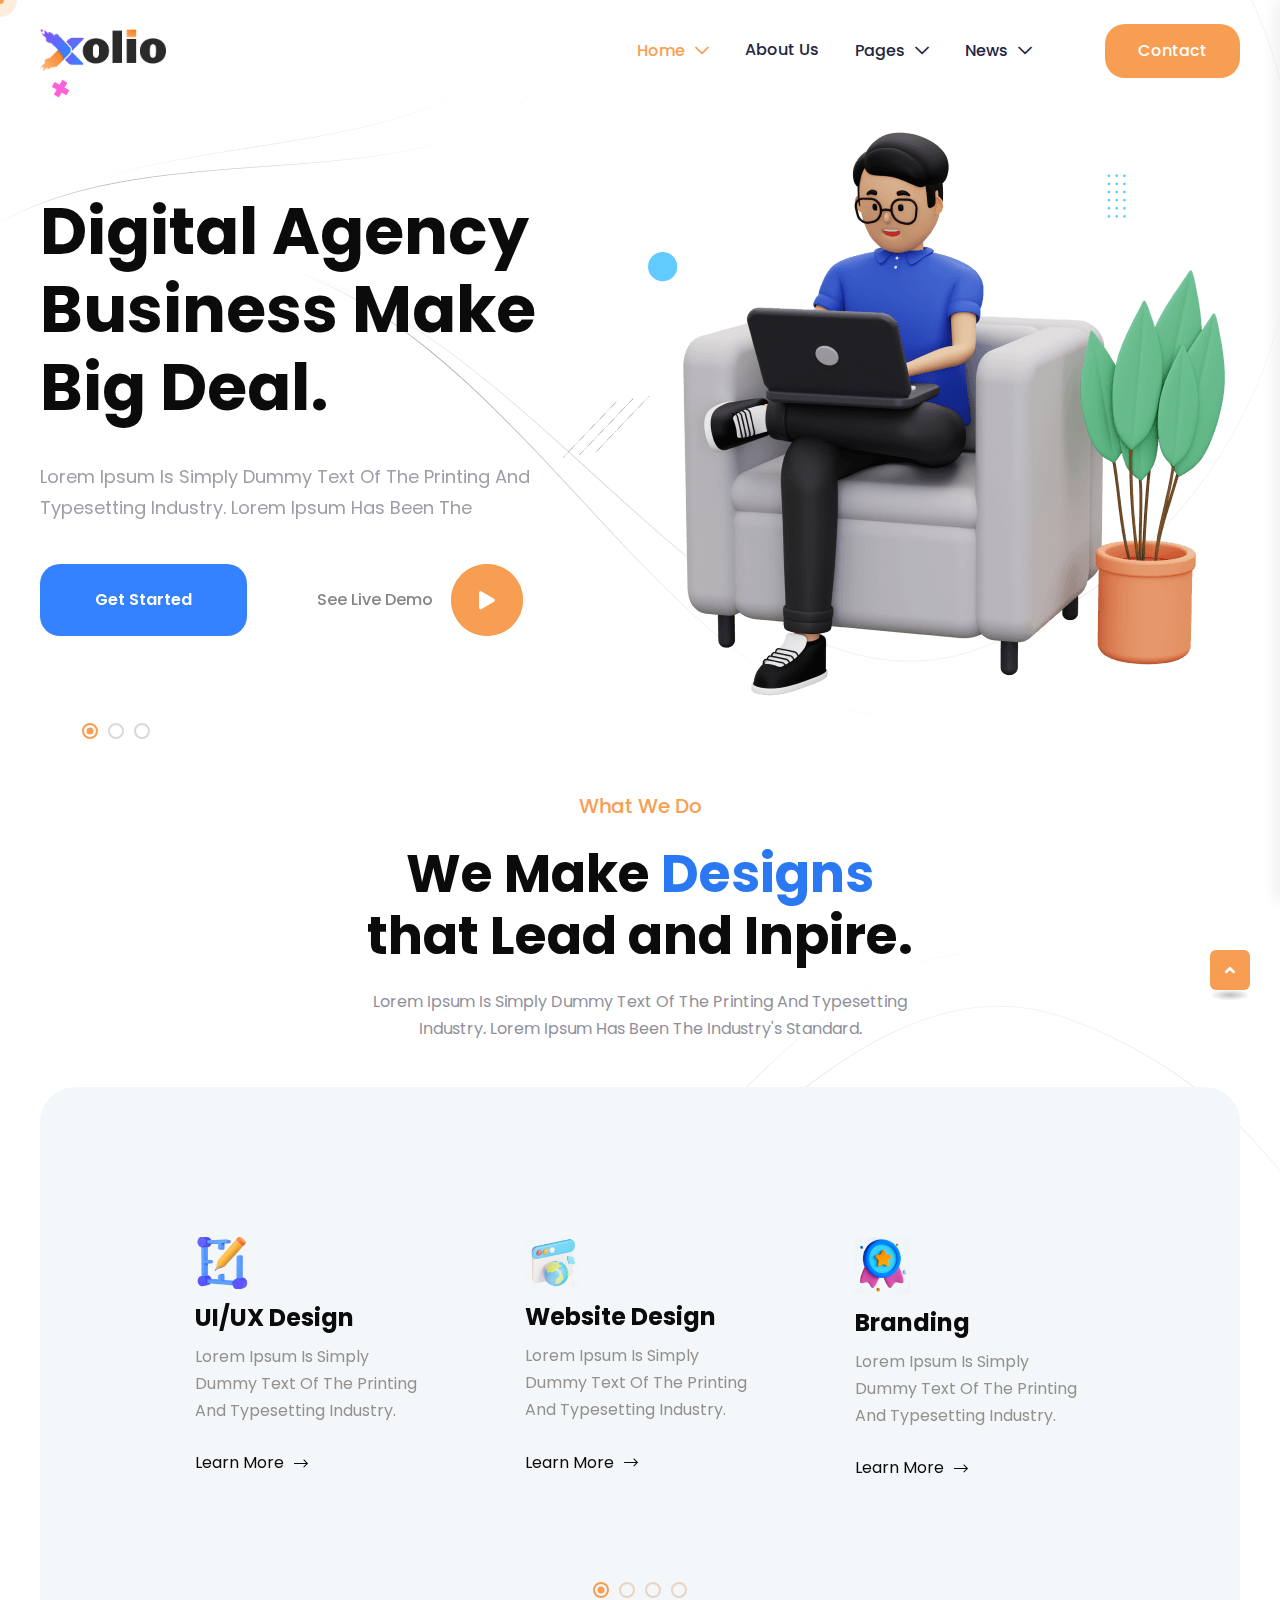
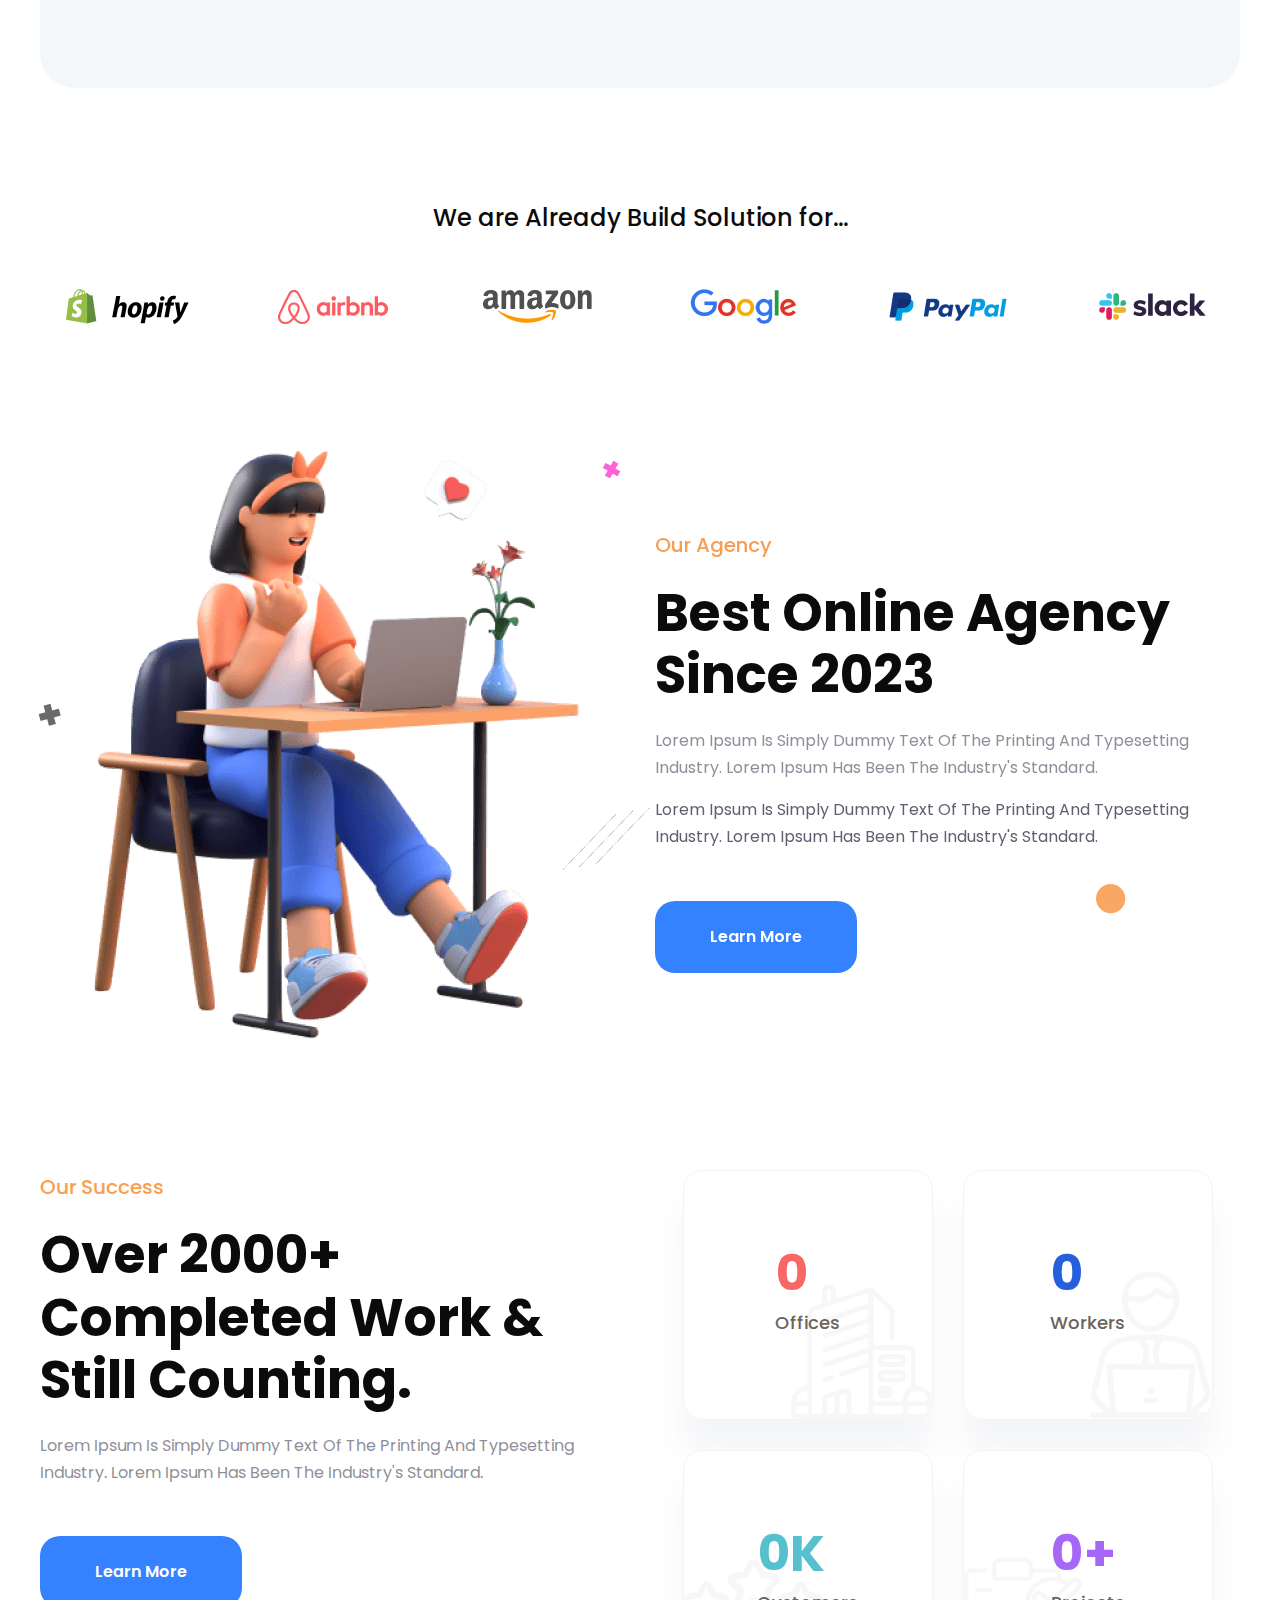
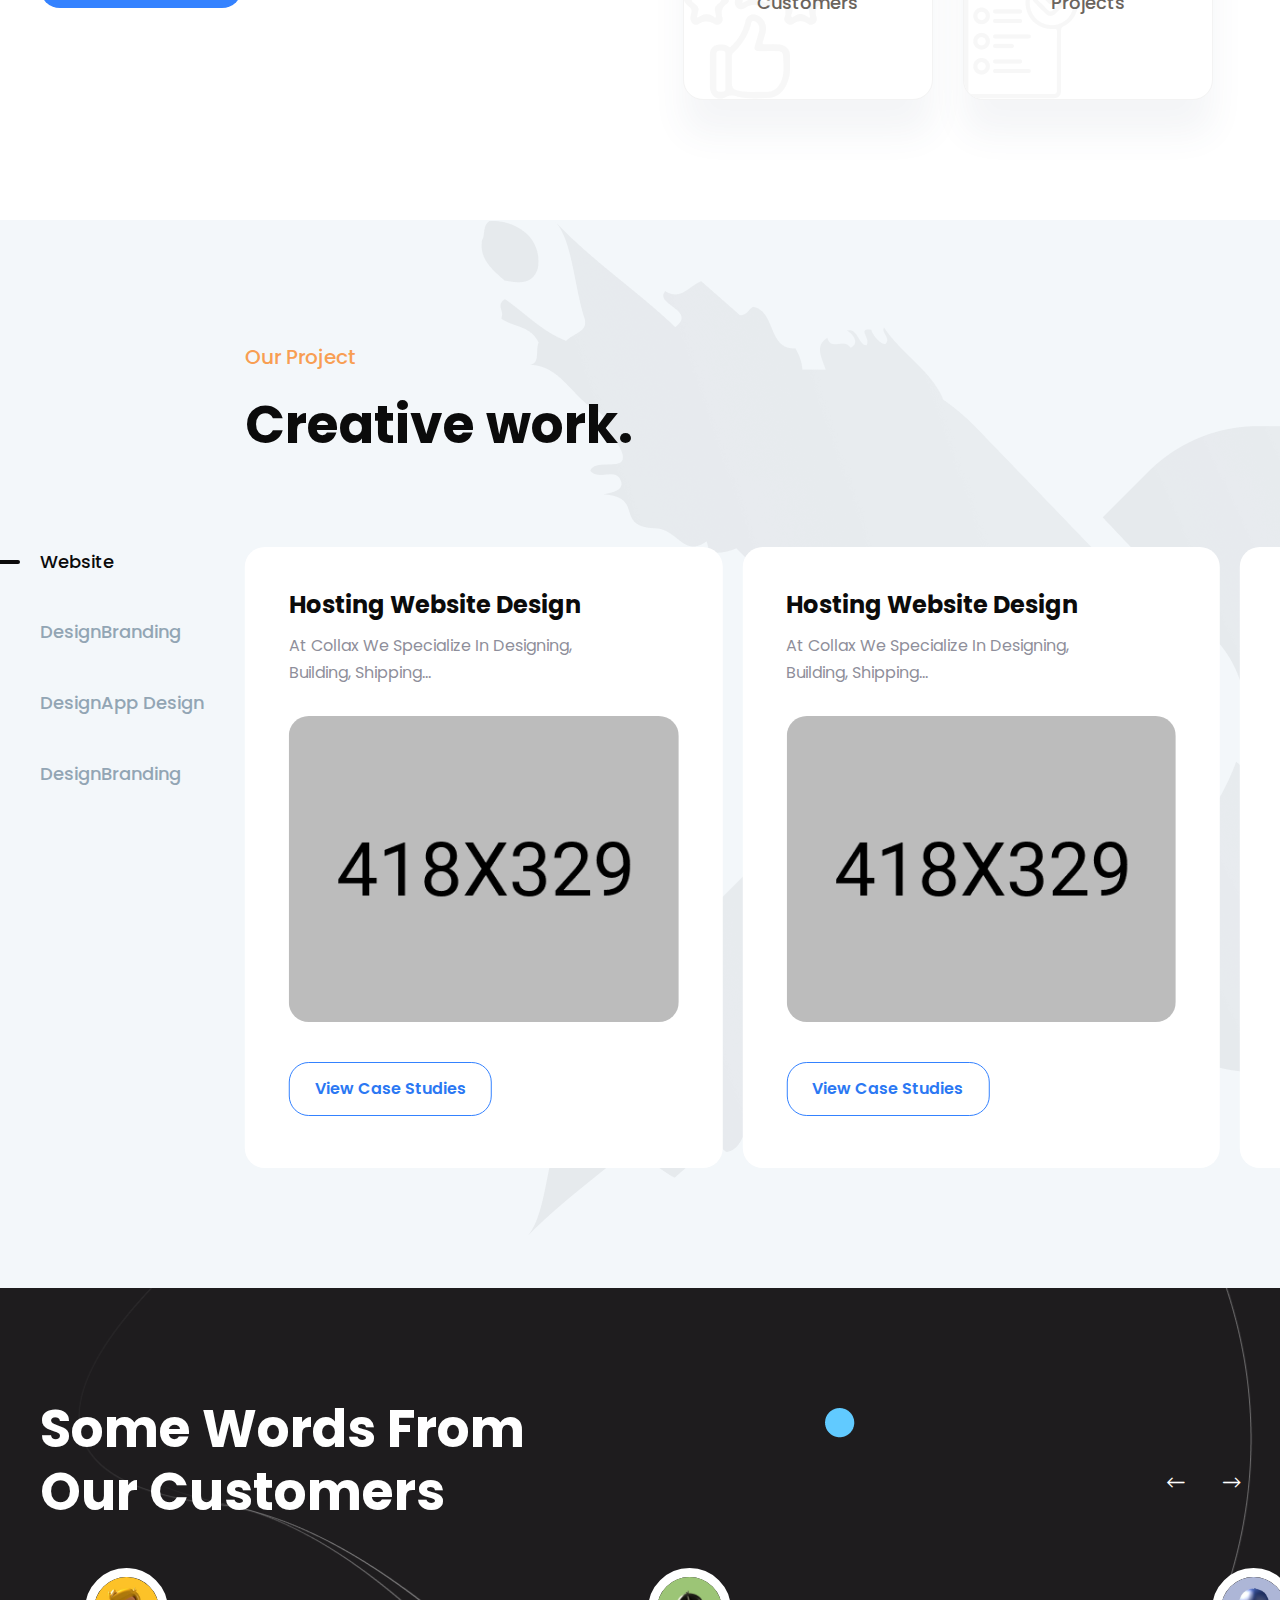
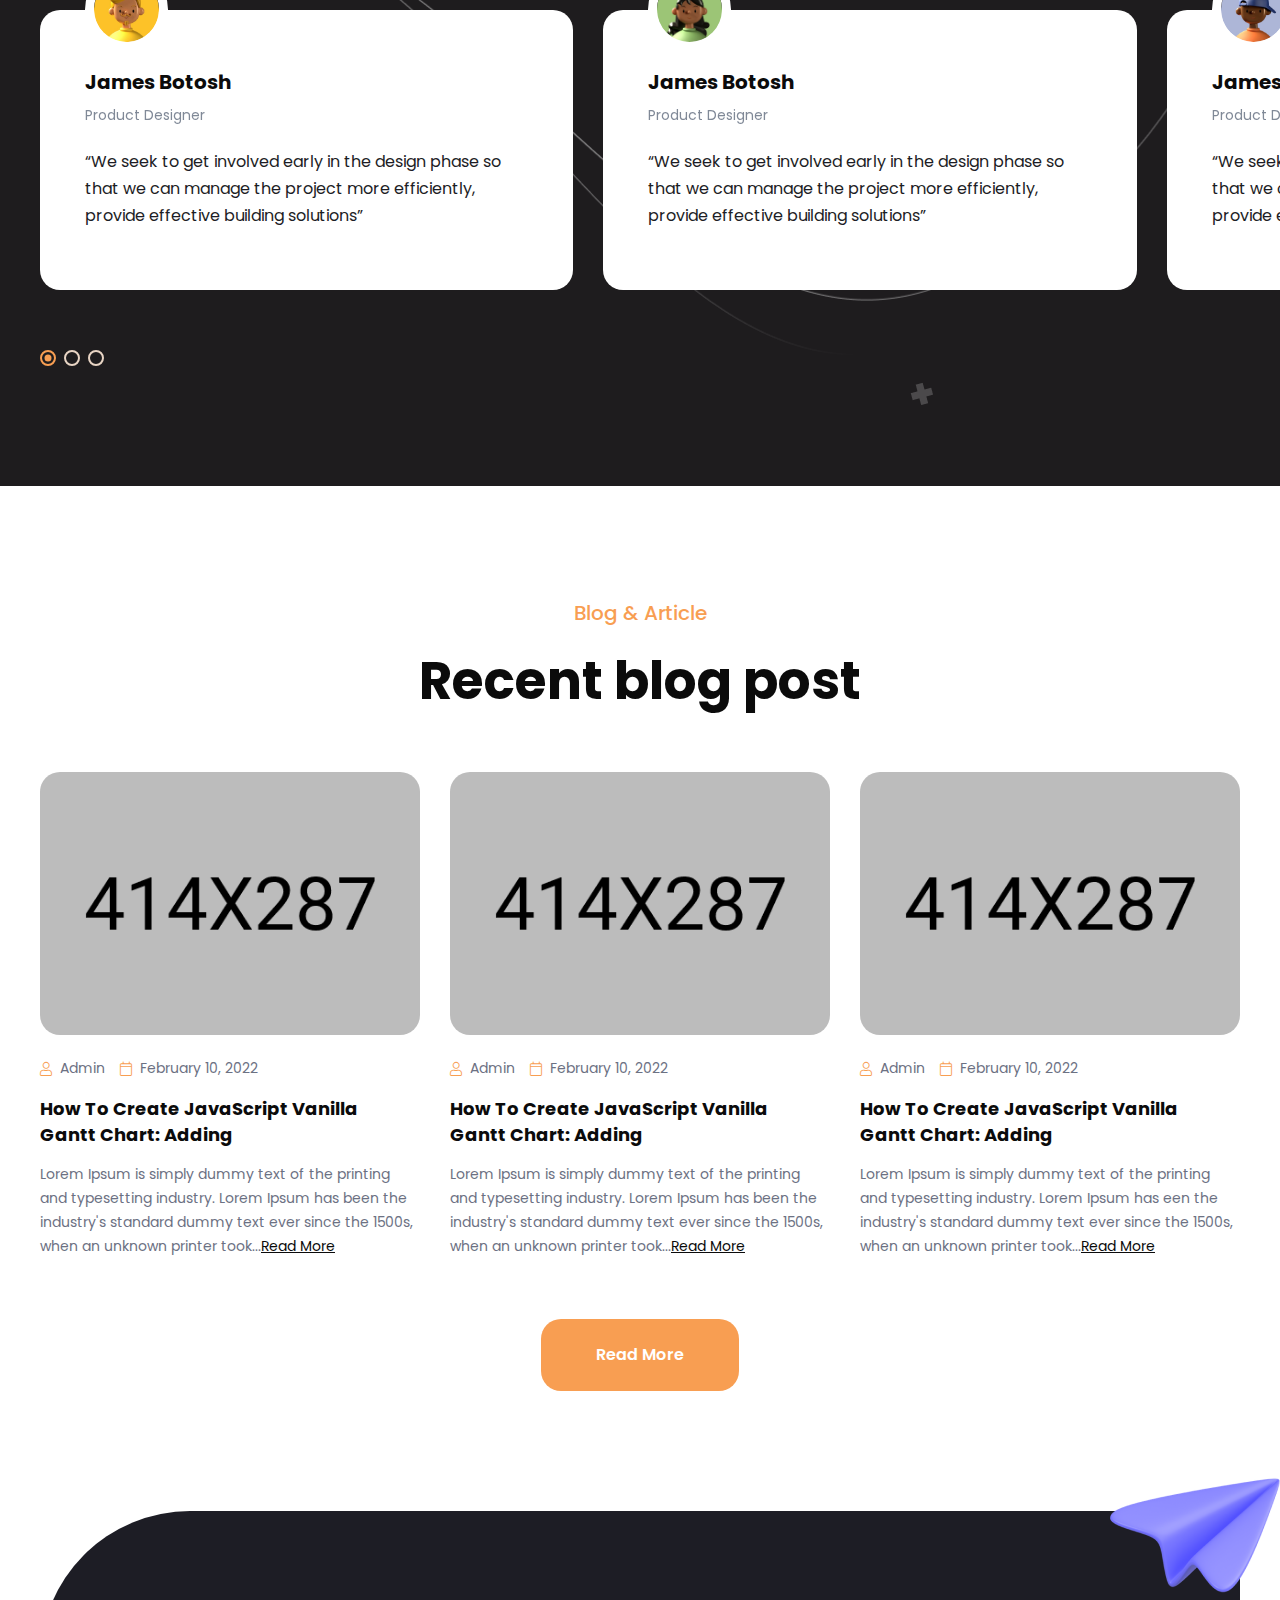
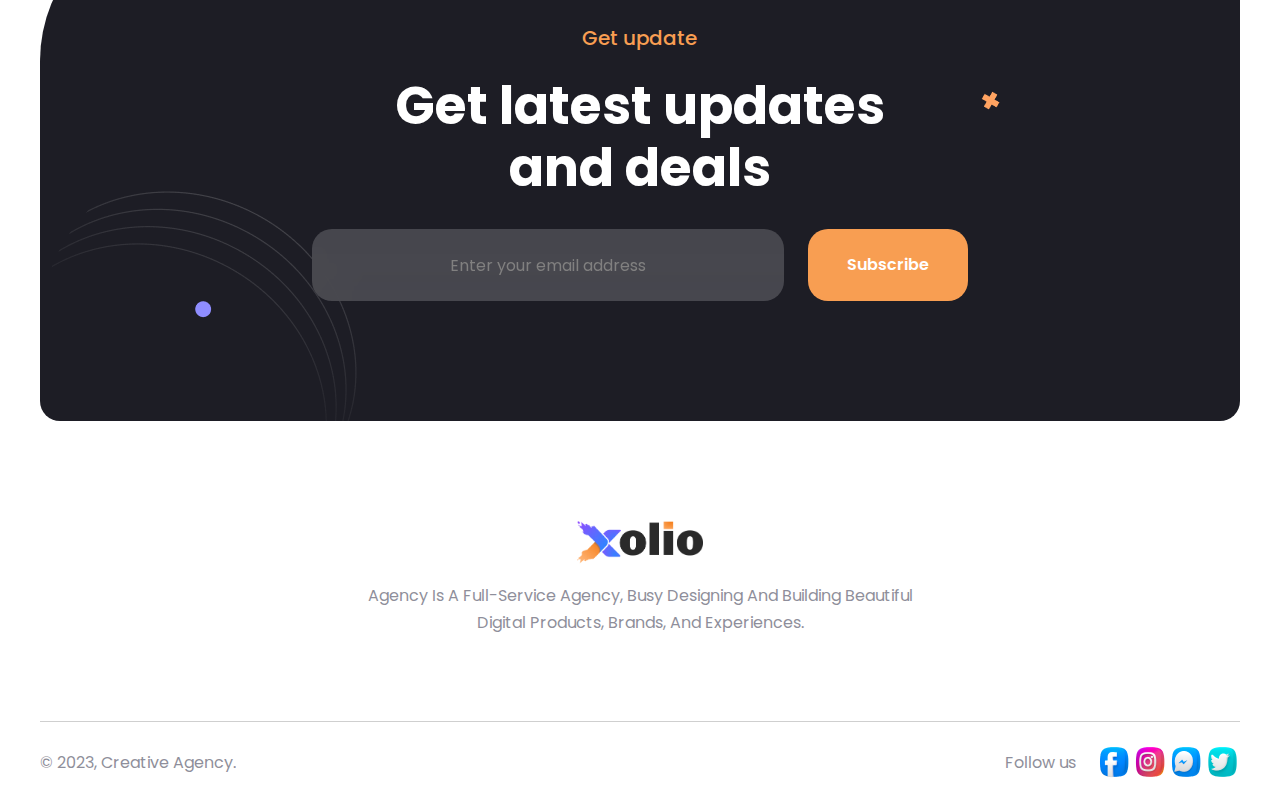
<file: xolio-creative-agency-portfolio-template-2023-11-27-05-10-24-utc/xolio/index-3.html>
<!doctype html>
<html class="no-js" lang="en">
    <head>
        <meta charset="utf-8">
        <meta http-equiv="x-ua-compatible" content="ie=edge">
        <title>Xolio - Creative Agency HTML5 Template</title>
        <meta name="description" content="Xolio - Creative Agency Template">
        <meta name="viewport" content="width=device-width, initial-scale=1">

		<link rel="shortcut icon" type="image/x-icon" href="assets/img/favicon.png">
        <!-- Place favicon.ico in the root directory -->

        <!-- CSS here -->
        <link rel="stylesheet" href="assets/css/bootstrap.min.css">
        <link rel="stylesheet" href="assets/css/animate.min.css">
        <link rel="stylesheet" href="assets/css/magnific-popup.css">
        <link rel="stylesheet" href="assets/css/fontawesome-all.min.css">
        <link rel="stylesheet" href="assets/css/swiper-bundle.min.css">
        <link rel="stylesheet" href="assets/css/odometer.css">
        <link rel="stylesheet" href="assets/css/slick.css">
        <link rel="stylesheet" href="assets/css/default.css">
        <link rel="stylesheet" href="assets/css/style.css">
        <link rel="stylesheet" href="assets/css/responsive.css">
    </head>
    <body>

        <!--Preloader-->
        <div id="preloader">
            <div id="loader" class="loader">
                <div class="loader-container">
                    <div class="loader-icon"><img src="assets/img/preloader.png" alt="Xolio - Creative Agency HTML5 Template"></div>
                </div>
            </div>
        </div>
        <!--Preloader-end -->

        <!-- Custom-cursor -->
        <div class="mouseCursor cursor-outer"></div>
        <div class="mouseCursor cursor-inner"><span>Drag</span></div>
        <!-- Custom-cursor-end -->

		<!-- Scroll-top -->
        <button class="scroll-top scroll-to-target" data-target="html">
            <i class="fas fa-angle-up"></i>
        </button>
        <!-- Scroll-top-end-->

        <!-- header-area -->
        <header>
            <div id="sticky-header" class="menu-area transparent-header">
                <div class="container">
                    <div class="row">
                        <div class="col-12">
                            <div class="mobile-nav-toggler"><i class="fas fa-bars"></i></div>
                            <div class="menu-wrap">
                                <nav class="menu-nav">
                                    <div class="logo">
                                        <a href="index.html"><img src="assets/img/logo/logo.png" alt="Logo"></a>
                                    </div>
                                    <div class="navbar-wrap main-menu d-none d-lg-flex">
                                        <ul class="navigation">
                                            <li class="active menu-item-has-children"><a href="#">Home</a>
                                                <ul class="sub-menu">
                                                    <li><a href="index.html">Creative Agency</a></li>
                                                    <li><a href="index-2.html">Personal Portfolio</a></li>
                                                    <li class="active"><a href="index-3.html">Digital Agency</a></li>
                                                </ul>
                                            </li>
                                            <li><a href="about-us.html">About Us</a></li>
                                            <li class="menu-item-has-children"><a href="#">pages</a>
                                                <ul class="sub-menu">
                                                    <li><a href="about-me.html">About Me</a></li>
                                                    <li><a href="team.html">Team Page</a></li>
                                                    <li><a href="team-details.html">Team Details</a></li>
                                                    <li><a href="project-details.html">Portfolio Details</a></li>
                                                    <li><a href="services-details.html">Services Details</a></li>
                                                    <li><a href="contact.html">Contact Us</a></li>
                                                </ul>
                                            </li>
                                            <li class="menu-item-has-children"><a href="#">News</a>
                                                <ul class="sub-menu">
                                                    <li><a href="blog.html">Our Blog</a></li>
                                                    <li><a href="blog-details.html">Blog Details</a></li>
                                                </ul>
                                            </li>
                                        </ul>
                                    </div>
                                    <div class="header-action">
                                        <ul class="list-wrap">
                                            <li class="header-btn"><a href="#!" class="btn">Contact <span></span></a></li>
                                        </ul>
                                    </div>
                                </nav>
                            </div>

                            <!-- Mobile Menu  -->
                            <div class="mobile-menu">
                                <nav class="menu-box">
                                    <div class="close-btn"><i class="fas fa-times"></i></div>
                                    <div class="nav-logo">
                                        <a href="index.html"><img src="assets/img/logo/logo.png" alt="Logo"></a>
                                    </div>
                                    <div class="menu-outer">
                                        <!--Here Menu Will Come Automatically Via Javascript / Same Menu as in Header-->
                                    </div>
                                    <div class="social-links">
                                        <ul class="clearfix list-wrap">
                                            <li><a href="#"><i class="fab fa-facebook-f"></i></a></li>
                                            <li><a href="#"><i class="fab fa-twitter"></i></a></li>
                                            <li><a href="#"><i class="fab fa-instagram"></i></a></li>
                                            <li><a href="#"><i class="fab fa-linkedin-in"></i></a></li>
                                            <li><a href="#"><i class="fab fa-youtube"></i></a></li>
                                        </ul>
                                    </div>
                                </nav>
                            </div>
                            <div class="menu-backdrop"></div>
                            <!-- End Mobile Menu -->

                        </div>
                    </div>
                </div>

                <!-- header-contact -->
                <div class="header-contact-wrap">
                    <div class="container">
                        <div class="row">
                            <div class="col-lg-8">
                                <div class="left-side-content">
                                    <h3 class="title">Contact</h3>
                                    <div class="row">
                                        <div class="col-xl-4 col-lg-5 col-md-6">
                                            <div class="contact-info-list">
                                                <ul class="list-wrap">
                                                    <li>
                                                        <div class="icon">
                                                            <svg viewBox="0 0 22 20" fill="none" xmlns="http://www.w3.org/2000/svg">
                                                                <path fill-rule="evenodd" clip-rule="evenodd"
                                                                    d="M1.5 6.5C1.5 4.89295 1.95538 3.86848 2.63534 3.2371C3.32535 2.59637 4.36497 2.25 5.75 2.25H15.75C17.135 2.25 18.1746 2.59637 18.8647 3.2371C19.5446 3.86848 20 4.89295 20 6.5V13.5C20 15.107 19.5446 16.1315 18.8647 16.7629C18.1746 17.4036 17.135 17.75 15.75 17.75H5.75C4.36497 17.75 3.32535 17.4036 2.63534 16.7629C1.95538 16.1315 1.5 15.107 1.5 13.5V6.5ZM5.75 0.75C4.13503 0.75 2.67465 1.15363 1.61466 2.1379C0.544615 3.13152 0 4.60705 0 6.5V13.5C0 15.393 0.544615 16.8685 1.61466 17.8621C2.67465 18.8464 4.13503 19.25 5.75 19.25H15.75C17.365 19.25 18.8254 18.8464 19.8853 17.8621C20.9554 16.8685 21.5 15.393 21.5 13.5V6.5C21.5 4.60705 20.9554 3.13152 19.8853 2.1379C18.8254 1.15363 17.365 0.75 15.75 0.75H5.75ZM16.2181 7.58602C16.5417 7.32751 16.5945 6.85558 16.336 6.53194C16.0775 6.20829 15.6056 6.15548 15.2819 6.41398L12.1529 8.91324L12.1525 8.91352C11.3961 9.51536 10.0946 9.51549 9.33799 8.91393L6.21898 6.41471C5.89574 6.1557 5.42373 6.20778 5.16471 6.53102C4.9057 6.85426 4.95778 7.32627 5.28102 7.58529L8.40101 10.0853L8.40286 10.0868C9.70626 11.1244 11.7837 11.1244 13.0871 10.0868L13.0881 10.086L16.2181 7.58602Z" />
                                                            </svg>
                                                        </div>
                                                        <div class="content">
                                                            <a href="mailto:company@gmail.com">company@gmail.com</a>
                                                        </div>
                                                    </li>
                                                    <li>
                                                        <div class="icon">
                                                            <svg viewBox="0 0 20 22" fill="none" xmlns="http://www.w3.org/2000/svg">
                                                                <path fill-rule="evenodd" clip-rule="evenodd"
                                                                    d="M2.48199 7.65591C3.37522 3.73032 6.71708 1.74769 10.1338 1.75C13.5508 1.75231 16.8905 3.73971 17.7791 7.66556L17.7791 7.6656C18.8362 12.3354 15.943 16.3756 13.2111 18.999L13.2097 19.0004C11.4913 20.659 8.77127 20.661 7.04076 18.9997C4.31866 16.3762 1.42493 12.3261 2.48199 7.65591ZM10.1348 0.250002C14.1154 0.252693 18.1706 2.60029 19.2421 7.33441C20.4848 12.8239 17.0589 17.3834 14.251 20.08C11.9497 22.3008 8.31046 22.2989 6.00106 20.0809L6.00012 20.08C3.20236 17.3836 -0.22362 12.8139 1.01908 7.32441L1.01926 7.32364C2.09618 2.58953 6.1542 0.247312 10.1348 0.250002ZM7.76166 9.30994C7.76166 8.00103 8.82274 6.93994 10.1317 6.93994C11.4406 6.93994 12.5017 8.00103 12.5017 9.30994C12.5017 10.6189 11.4406 11.6799 10.1317 11.6799C8.82274 11.6799 7.76166 10.6189 7.76166 9.30994ZM10.1317 5.43994C7.99432 5.43994 6.26166 7.1726 6.26166 9.30994C6.26166 11.4473 7.99432 13.1799 10.1317 13.1799C12.269 13.1799 14.0017 11.4473 14.0017 9.30994C14.0017 7.1726 12.269 5.43994 10.1317 5.43994Z" />
                                                            </svg>
                                                        </div>
                                                        <div class="content">
                                                            <span>Ranelagh Place, Liverpool, L3 5UL, England</span>
                                                        </div>
                                                    </li>
                                                    <li>
                                                        <div class="icon">
                                                            <svg viewBox="0 0 22 22" fill="none" xmlns="http://www.w3.org/2000/svg">
                                                                <path fill-rule="evenodd" clip-rule="evenodd"
                                                                    d="M1.5 11C1.5 5.89421 5.64421 1.75 10.75 1.75C15.8558 1.75 20 5.89421 20 11C20 16.1058 15.8558 20.25 10.75 20.25C5.64421 20.25 1.5 16.1058 1.5 11ZM10.75 0.25C4.81579 0.25 0 5.06579 0 11C0 16.9342 4.81579 21.75 10.75 21.75C16.6842 21.75 21.5 16.9342 21.5 11C21.5 5.06579 16.6842 0.25 10.75 0.25ZM11.1289 6.50977C11.1289 6.09555 10.7931 5.75977 10.3789 5.75977C9.96469 5.75977 9.62891 6.09555 9.62891 6.50977V10.6098C9.62891 11.0862 9.79027 11.5637 10.0149 11.9576C10.2393 12.3511 10.5673 12.7322 10.9755 12.9744L10.9766 12.975L14.0746 14.8238C14.4303 15.0361 14.8907 14.9198 15.1029 14.5641C15.3152 14.2084 15.1989 13.748 14.8432 13.5357L11.7433 11.6857L11.7413 11.6845C11.6099 11.6067 11.4483 11.4431 11.3179 11.2145C11.1875 10.9859 11.1289 10.7633 11.1289 10.6098V6.50977Z" />
                                                            </svg>
                                                        </div>
                                                        <div class="content">
                                                            <span>7 Days a week <br> from 10-00 am to 6-00 pm</span>
                                                        </div>
                                                    </li>
                                                </ul>
                                                <div class="lats-chat">
                                                    <a href="contact.html">Lat’s Chat</a>
                                                </div>
                                            </div>
                                        </div>
                                        <div class="col-xl-8 col-lg-7 col-md-6">
                                            <div class="our-best-project">
                                                <div class="content">
                                                    <h4 class="title">One of Our <span>Best Ongoing</span> Projects</h4>
                                                    <a href="project-details.html" class="btn">Details <span></span></a>
                                                </div>
                                                <div class="thumb">
                                                    <img src="assets/img/images/our_project_img.png" alt="">
                                                </div>
                                            </div>
                                        </div>
                                    </div>
                                </div>
                            </div>
                            <div class="col-lg-4">
                                <div class="customer-support-wrap">
                                    <h4 class="title">Customer Support</h4>
                                    <div class="customer-support-content">
                                        <div class="content-top">
                                            <img src="assets/img/images/support_img.png" alt="">
                                            <h4 class="title">Need Help Choosing a Plan?</h4>
                                        </div>
                                        <p>We offer solutions for businesses of all sizes. For questions about our plans and products,,
                                            contact our team of experts. <a href="contact.html">Get in touch</a></p>
                                    </div>
                                    <div class="content-bottom">
                                        <a href="contact.html">Support</a>
                                        <a href="contact.html">Documentation</a>
                                    </div>
                                </div>
                            </div>
                        </div>
                    </div>
                </div>
                <div class="body-contact-overlay"></div>
                <!-- header-contact-end -->
            </div>
        </header>
        <!-- header-area-end -->



        <!-- main-area -->
        <main class="fix">

            <!-- slider-area -->
            <section class="slider-area">
                <div class="slider-active">
                    <div class="single-slider">
                        <div class="container">
                            <div class="row align-items-center">
                                <div class="col-lg-6 order-0 order-lg-2">
                                    <div class="slider-img text-end" data-animation="fadeInRight" data-delay=".8s">
                                        <img src="assets/img/slider/slider_img01.png" alt="">
                                    </div>
                                </div>
                                <div class="col-lg-6">
                                    <div class="slider-content">
                                        <h2 class="title" data-animation="fadeInUp" data-delay=".2s">Digital Agency Business Make Big Deal.</h2>
                                        <p data-animation="fadeInUp" data-delay=".4s">Lorem Ipsum is simply dummy text of the printing and typesetting industry. Lorem Ipsum has been the</p>
                                        <div class="slider-btn">
                                            <a href="contact.html" class="btn" data-animation="fadeInLeft" data-delay=".6s">Get Started <span></span></a>
                                            <a href="https://www.youtube.com/watch?v=bixR-KIJKYM" class="popup-video" data-animation="fadeInRight" data-delay=".6s">See Live Demo <i class="fas fa-play pulse"></i></a>
                                        </div>
                                    </div>
                                </div>
                            </div>
                        </div>
                    </div>
                    <div class="single-slider">
                        <div class="container">
                            <div class="row align-items-center">
                                <div class="col-lg-6 order-0 order-lg-2">
                                    <div class="slider-img text-end" data-animation="fadeInRight" data-delay=".8s">
                                        <img src="assets/img/slider/slider_img01.png" alt="">
                                    </div>
                                </div>
                                <div class="col-lg-6">
                                    <div class="slider-content">
                                        <h2 class="title" data-animation="fadeInUp" data-delay=".2s">Digital Agency Business Make Big Deal.</h2>
                                        <p data-animation="fadeInUp" data-delay=".4s">Lorem Ipsum is simply dummy text of the printing and typesetting industry. Lorem Ipsum has been the</p>
                                        <div class="slider-btn">
                                            <a href="contact.html" class="btn" data-animation="fadeInLeft" data-delay=".6s">Get Started <span></span></a>
                                            <a href="https://www.youtube.com/watch?v=bixR-KIJKYM" class="popup-video" data-animation="fadeInRight" data-delay=".6s">See Live Demo <i class="fas fa-play pulse"></i></a>
                                        </div>
                                    </div>
                                </div>
                            </div>
                        </div>
                    </div>
                    <div class="single-slider">
                        <div class="container">
                            <div class="row align-items-center">
                                <div class="col-lg-6 order-0 order-lg-2">
                                    <div class="slider-img text-end" data-animation="fadeInRight" data-delay=".8s">
                                        <img src="assets/img/slider/slider_img01.png" alt="">
                                    </div>
                                </div>
                                <div class="col-lg-6">
                                    <div class="slider-content">
                                        <h2 class="title" data-animation="fadeInUp" data-delay=".2s">Digital Agency Business Make Big Deal.</h2>
                                        <p data-animation="fadeInUp" data-delay=".4s">Lorem Ipsum is simply dummy text of the printing and typesetting industry. Lorem Ipsum has been the</p>
                                        <div class="slider-btn">
                                            <a href="contact.html" class="btn" data-animation="fadeInLeft" data-delay=".6s">Get Started <span></span></a>
                                            <a href="https://www.youtube.com/watch?v=bixR-KIJKYM" class="popup-video" data-animation="fadeInRight" data-delay=".6s">See Live Demo <i class="fas fa-play pulse"></i></a>
                                        </div>
                                    </div>
                                </div>
                            </div>
                        </div>
                    </div>
                </div>
                <div class="slider-shape-wrap">
                    <img src="assets/img/slider/slider_shape01.png" alt="">
                    <img src="assets/img/slider/slider_shape02.png" alt="">
                    <img src="assets/img/slider/slider_shape03.png" alt="">
                    <img src="assets/img/slider/slider_shape04.png" alt="">
                    <img src="assets/img/slider/slider_shape05.png" alt="">
                    <img src="assets/img/slider/slider_shape06.png" alt="">
                </div>
            </section>
            <!-- slider-area-end -->

            <!-- services-area -->
            <section class="services-area-three">
                <div class="container">
                    <div class="row justify-content-center">
                        <div class="col-xl-6 col-lg-7">
                            <div class="section-title title-style-two text-center mb-45">
                                <span class="sub-title">What We Do</span>
                                <h2 class="title">We Make <span>Designs</span> <br> that Lead and Inpire.</h2>
                                <p>Lorem Ipsum is simply dummy text of the printing and typesetting industry. Lorem Ipsum has been the industry's standard.</p>
                            </div>
                        </div>
                    </div>
                    <div class="services-item-wrap">
                        <div class="row services-active">
                            <div class="col-lg-4">
                                <div class="services-item-three">
                                    <div class="services-icon-three">
                                        <img src="assets/img/icon/h3_services_icon01.png" alt="">
                                    </div>
                                    <div class="services-content-three">
                                        <h3 class="title"><a href="services-details.html">UI/UX Design</a></h3>
                                        <p>Lorem Ipsum is simply dummy text of the printing and typesetting industry.</p>
                                        <a href="services-details.html" class="link-btn">Learn More <i class="fal fa-long-arrow-right"></i></a>
                                    </div>
                                </div>
                            </div>
                            <div class="col-lg-4">
                                <div class="services-item-three">
                                    <div class="services-icon-three">
                                        <img src="assets/img/icon/h3_services_icon02.png" alt="">
                                    </div>
                                    <div class="services-content-three">
                                        <h3 class="title"><a href="services-details.html">Website Design</a></h3>
                                        <p>Lorem Ipsum is simply dummy text of the printing and typesetting industry.</p>
                                        <a href="services-details.html" class="link-btn">Learn More <i class="fal fa-long-arrow-right"></i></a>
                                    </div>
                                </div>
                            </div>
                            <div class="col-lg-4">
                                <div class="services-item-three">
                                    <div class="services-icon-three">
                                        <img src="assets/img/icon/h3_services_icon03.png" alt="">
                                    </div>
                                    <div class="services-content-three">
                                        <h3 class="title"><a href="services-details.html">Branding</a></h3>
                                        <p>Lorem Ipsum is simply dummy text of the printing and typesetting industry.</p>
                                        <a href="services-details.html" class="link-btn">Learn More <i class="fal fa-long-arrow-right"></i></a>
                                    </div>
                                </div>
                            </div>
                            <div class="col-lg-4">
                                <div class="services-item-three">
                                    <div class="services-icon-three">
                                        <img src="assets/img/icon/h3_services_icon01.png" alt="">
                                    </div>
                                    <div class="services-content-three">
                                        <h3 class="title"><a href="services-details.html">UI/UX Design</a></h3>
                                        <p>Lorem Ipsum is simply dummy text of the printing and typesetting industry.</p>
                                        <a href="services-details.html" class="link-btn">Learn More <i class="fal fa-long-arrow-right"></i></a>
                                    </div>
                                </div>
                            </div>
                            <div class="col-lg-4">
                                <div class="services-item-three">
                                    <div class="services-icon-three">
                                        <img src="assets/img/icon/h3_services_icon02.png" alt="">
                                    </div>
                                    <div class="services-content-three">
                                        <h3 class="title"><a href="services-details.html">Website Design</a></h3>
                                        <p>Lorem Ipsum is simply dummy text of the printing and typesetting industry.</p>
                                        <a href="services-details.html" class="link-btn">Learn More <i class="fal fa-long-arrow-right"></i></a>
                                    </div>
                                </div>
                            </div>
                            <div class="col-lg-4">
                                <div class="services-item-three">
                                    <div class="services-icon-three">
                                        <img src="assets/img/icon/h3_services_icon03.png" alt="">
                                    </div>
                                    <div class="services-content-three">
                                        <h3 class="title"><a href="services-details.html">Branding</a></h3>
                                        <p>Lorem Ipsum is simply dummy text of the printing and typesetting industry.</p>
                                        <a href="services-details.html" class="link-btn">Learn More <i class="fal fa-long-arrow-right"></i></a>
                                    </div>
                                </div>
                            </div>
                        </div>
                    </div>
                </div>
                <div class="services-shape">
                    <img src="assets/img/images/h3_services_shape.png" alt="">
                </div>
            </section>
            <!-- services-area-end -->

            <!-- brand-area -->
            <div class="brand-area pt-110">
                <div class="container">
                    <div class="row">
                        <div class="col-lg-12">
                            <span class="title">We are Already Build Solution for...</span>
                        </div>
                    </div>
                    <div class="row brand-active">
                        <div class="col-12">
                            <div class="brand-item-two">
                                <img src="assets/img/brand/h3_brand_img01.png" alt="">
                            </div>
                        </div>
                        <div class="col-12">
                            <div class="brand-item-two">
                                <img src="assets/img/brand/h3_brand_img02.png" alt="">
                            </div>
                        </div>
                        <div class="col-12">
                            <div class="brand-item-two">
                                <img src="assets/img/brand/h3_brand_img03.png" alt="">
                            </div>
                        </div>
                        <div class="col-12">
                            <div class="brand-item-two">
                                <img src="assets/img/brand/h3_brand_img04.png" alt="">
                            </div>
                        </div>
                        <div class="col-12">
                            <div class="brand-item-two">
                                <img src="assets/img/brand/h3_brand_img05.png" alt="">
                            </div>
                        </div>
                        <div class="col-12">
                            <div class="brand-item-two">
                                <img src="assets/img/brand/h3_brand_img06.png" alt="">
                            </div>
                        </div>
                    </div>
                </div>
            </div>
            <!-- brand-area-end -->

            <!-- agency-area -->
            <section class="agency-area pt-120">
                <div class="container">
                    <div class="row align-items-center">
                        <div class="col-lg-6">
                            <div class="agency-img text-center">
                                <img src="assets/img/images/agency_img.png" alt="">
                            </div>
                        </div>
                        <div class="col-lg-6">
                            <div class="agency-content">
                                <div class="section-title title-style-two mb-20">
                                    <span class="sub-title">Our Agency</span>
                                    <h2 class="title">Best Online Agency Since 2023</h2>
                                </div>
                                <p class="info-one">Lorem Ipsum is simply dummy text of the printing and typesetting industry. Lorem Ipsum has been the industry's standard.</p>
                                <p class="info-two">Lorem Ipsum is simply dummy text of the printing and typesetting industry. Lorem Ipsum has been the industry's standard.</p>
                                <a href="about-us.html" class="btn">Learn More <span></span></a>
                            </div>
                        </div>
                    </div>
                </div>
                <div class="agency-shape-wrap">
                    <img src="assets/img/images/agency_shape01.png" alt="">
                    <img src="assets/img/images/agency_shape02.png" alt="">
                    <img src="assets/img/images/agency_shape03.png" alt="">
                    <img src="assets/img/images/agency_shape04.png" alt="">
                </div>
            </section>
            <!-- agency-area-end -->

            <!-- counter-area -->
            <section class="counter-area-two pt-120 pb-120">
                <div class="container">
                    <div class="row">
                        <div class="col-lg-6 order-0 order-lg-2">
                            <div class="counter-item-wrap-two">
                                <ul class="list-wrap">
                                    <li>
                                        <div class="counter-item-two">
                                            <div class="icon">
                                                <img src="assets/img/icon/counter_icon01.png" alt="">
                                            </div>
                                            <div class="content">
                                                <span class="count odometer" data-count="252"></span>
                                                <p>Offices</p>
                                            </div>
                                        </div>
                                    </li>
                                    <li>
                                        <div class="counter-item-two">
                                            <div class="icon">
                                                <img src="assets/img/icon/counter_icon02.png" alt="">
                                            </div>
                                            <div class="content">
                                                <span class="count odometer" data-count="10"></span>
                                                <p>Workers</p>
                                            </div>
                                        </div>
                                    </li>
                                    <li>
                                        <div class="counter-item-two">
                                            <div class="icon">
                                                <img src="assets/img/icon/counter_icon03.png" alt="">
                                            </div>
                                            <div class="content">
                                                <h2 class="count"><span class="odometer" data-count="15"></span>K</h2>
                                                <p>Customers</p>
                                            </div>
                                        </div>
                                    </li>
                                    <li>
                                        <div class="counter-item-two">
                                            <div class="icon">
                                                <img src="assets/img/icon/counter_icon04.png" alt="">
                                            </div>
                                            <div class="content">
                                                <h2 class="count"><span class="odometer" data-count="1300"></span>+</h2>
                                                <p>Projects</p>
                                            </div>
                                        </div>
                                    </li>
                                </ul>
                            </div>
                        </div>
                        <div class="col-lg-6">
                            <div class="counter-content">
                                <div class="section-title title-style-two mb-20">
                                    <span class="sub-title">Our Success</span>
                                    <h2 class="title">Over 2000+ Completed Work & Still Counting.</h2>
                                </div>
                                <p class="info">Lorem Ipsum is simply dummy text of the printing and typesetting industry. Lorem Ipsum has been the industry's standard.</p>
                                <a href="about-us.html" class="btn">Learn More <span></span></a>
                            </div>
                        </div>
                    </div>
                </div>
            </section>
            <!-- counter-area-end -->

            <!-- project-area -->
            <section class="project-area-three">
                <div class="container">
                    <div class="row justify-content-end">
                        <div class="col-xl-10">
                            <div class="section-title title-style-two mb-90">
                                <span class="sub-title">Our Project</span>
                                <h2 class="title">Creative work.</h2>
                            </div>
                        </div>
                    </div>
                    <div class="project-nav-wrap">
                        <div class="row">
                            <div class="col-xl-2">
                                <div class="project-tab-wrap">
                                    <ul class="nav nav-tabs" id="myTab" role="tablist">
                                        <li class="nav-item" role="presentation">
                                            <button class="nav-link active" id="website-tab" data-bs-toggle="tab" data-bs-target="#website"
                                                type="button" role="tab" aria-controls="website" aria-selected="true">Website</button>
                                        </li>
                                        <li class="nav-item" role="presentation">
                                            <button class="nav-link" id="design-tab" data-bs-toggle="tab" data-bs-target="#design" type="button"
                                                role="tab" aria-controls="design" aria-selected="false">DesignBranding</button>
                                        </li>
                                        <li class="nav-item" role="presentation">
                                            <button class="nav-link" id="app-tab" data-bs-toggle="tab" data-bs-target="#app" type="button"
                                                role="tab" aria-controls="app" aria-selected="false">DesignApp Design</button>
                                        </li>
                                        <li class="nav-item" role="presentation">
                                            <button class="nav-link" id="branding-tab" data-bs-toggle="tab" data-bs-target="#branding"
                                                type="button" role="tab" aria-controls="branding" aria-selected="false">DesignBranding</button>
                                        </li>
                                    </ul>
                                </div>
                            </div>
                            <div class="col-xl-10">
                                <div class="tab-content" id="myTabContent">
                                    <div class="tab-pane fade show active" id="website" role="tabpanel" aria-labelledby="website-tab">
                                        <div class="swiper-container project-active-three">
                                            <div class="swiper-wrapper">
                                                <div class="swiper-slide">
                                                    <div class="project-item-three">
                                                        <div class="project-content-three">
                                                            <h2 class="title"><a href="project-details.html">Hosting Website Design</a></h2>
                                                            <p>At Collax we specialize in designing, building, shipping...</p>
                                                        </div>
                                                        <div class="project-thumb-three">
                                                            <a href="project-details.html"><img src="assets/img/project/h3_project_img01.jpg" alt=""></a>
                                                        </div>
                                                        <div class="project-details-btn">
                                                            <a href="project-details.html">View Case Studies</a>
                                                        </div>
                                                    </div>
                                                </div>
                                                <div class="swiper-slide">
                                                    <div class="project-item-three">
                                                        <div class="project-content-three">
                                                            <h2 class="title"><a href="project-details.html">Hosting Website Design</a></h2>
                                                            <p>At Collax we specialize in designing, building, shipping...</p>
                                                        </div>
                                                        <div class="project-thumb-three">
                                                            <a href="project-details.html"><img src="assets/img/project/h3_project_img02.jpg" alt=""></a>
                                                        </div>
                                                        <div class="project-details-btn">
                                                            <a href="project-details.html">View Case Studies</a>
                                                        </div>
                                                    </div>
                                                </div>
                                                <div class="swiper-slide">
                                                    <div class="project-item-three">
                                                        <div class="project-content-three">
                                                            <h2 class="title"><a href="project-details.html">Hosting Website Design</a></h2>
                                                            <p>At Collax we specialize in designing, building, shipping...</p>
                                                        </div>
                                                        <div class="project-thumb-three">
                                                            <a href="project-details.html"><img src="assets/img/project/h3_project_img03.jpg" alt=""></a>
                                                        </div>
                                                        <div class="project-details-btn">
                                                            <a href="project-details.html">View Case Studies</a>
                                                        </div>
                                                    </div>
                                                </div>
                                                <div class="swiper-slide">
                                                    <div class="project-item-three">
                                                        <div class="project-content-three">
                                                            <h2 class="title"><a href="project-details.html">Hosting Website Design</a></h2>
                                                            <p>At Collax we specialize in designing, building, shipping...</p>
                                                        </div>
                                                        <div class="project-thumb-three">
                                                            <a href="project-details.html"><img src="assets/img/project/h3_project_img04.jpg" alt=""></a>
                                                        </div>
                                                        <div class="project-details-btn">
                                                            <a href="project-details.html">View Case Studies</a>
                                                        </div>
                                                    </div>
                                                </div>
                                            </div>
                                        </div>
                                    </div>
                                    <div class="tab-pane fade" id="design" role="tabpanel" aria-labelledby="design-tab">
                                        <div class="swiper-container project-active-three">
                                            <div class="swiper-wrapper">
                                                <div class="swiper-slide">
                                                    <div class="project-item-three">
                                                        <div class="project-content-three">
                                                            <h2 class="title"><a href="project-details.html">Hosting Website Design</a></h2>
                                                            <p>At Collax we specialize in designing, building, shipping...</p>
                                                        </div>
                                                        <div class="project-thumb-three">
                                                            <a href="project-details.html"><img src="assets/img/project/h3_project_img02.jpg" alt=""></a>
                                                        </div>
                                                        <div class="project-details-btn">
                                                            <a href="project-details.html">View Case Studies</a>
                                                        </div>
                                                    </div>
                                                </div>
                                                <div class="swiper-slide">
                                                    <div class="project-item-three">
                                                        <div class="project-content-three">
                                                            <h2 class="title"><a href="project-details.html">Hosting Website Design</a></h2>
                                                            <p>At Collax we specialize in designing, building, shipping...</p>
                                                        </div>
                                                        <div class="project-thumb-three">
                                                            <a href="project-details.html"><img src="assets/img/project/h3_project_img01.jpg" alt=""></a>
                                                        </div>
                                                        <div class="project-details-btn">
                                                            <a href="project-details.html">View Case Studies</a>
                                                        </div>
                                                    </div>
                                                </div>
                                                <div class="swiper-slide">
                                                    <div class="project-item-three">
                                                        <div class="project-content-three">
                                                            <h2 class="title"><a href="project-details.html">Hosting Website Design</a></h2>
                                                            <p>At Collax we specialize in designing, building, shipping...</p>
                                                        </div>
                                                        <div class="project-thumb-three">
                                                            <a href="project-details.html"><img src="assets/img/project/h3_project_img03.jpg" alt=""></a>
                                                        </div>
                                                        <div class="project-details-btn">
                                                            <a href="project-details.html">View Case Studies</a>
                                                        </div>
                                                    </div>
                                                </div>
                                                <div class="swiper-slide">
                                                    <div class="project-item-three">
                                                        <div class="project-content-three">
                                                            <h2 class="title"><a href="project-details.html">Hosting Website Design</a></h2>
                                                            <p>At Collax we specialize in designing, building, shipping...</p>
                                                        </div>
                                                        <div class="project-thumb-three">
                                                            <a href="project-details.html"><img src="assets/img/project/h3_project_img04.jpg" alt=""></a>
                                                        </div>
                                                        <div class="project-details-btn">
                                                            <a href="project-details.html">View Case Studies</a>
                                                        </div>
                                                    </div>
                                                </div>
                                            </div>
                                        </div>
                                    </div>
                                    <div class="tab-pane fade" id="app" role="tabpanel" aria-labelledby="app-tab">
                                        <div class="swiper-container project-active-three">
                                            <div class="swiper-wrapper">
                                                <div class="swiper-slide">
                                                    <div class="project-item-three">
                                                        <div class="project-content-three">
                                                            <h2 class="title"><a href="project-details.html">Hosting Website Design</a></h2>
                                                            <p>At Collax we specialize in designing, building, shipping...</p>
                                                        </div>
                                                        <div class="project-thumb-three">
                                                            <a href="project-details.html"><img src="assets/img/project/h3_project_img01.jpg" alt=""></a>
                                                        </div>
                                                        <div class="project-details-btn">
                                                            <a href="project-details.html">View Case Studies</a>
                                                        </div>
                                                    </div>
                                                </div>
                                                <div class="swiper-slide">
                                                    <div class="project-item-three">
                                                        <div class="project-content-three">
                                                            <h2 class="title"><a href="project-details.html">Hosting Website Design</a></h2>
                                                            <p>At Collax we specialize in designing, building, shipping...</p>
                                                        </div>
                                                        <div class="project-thumb-three">
                                                            <a href="project-details.html"><img src="assets/img/project/h3_project_img02.jpg" alt=""></a>
                                                        </div>
                                                        <div class="project-details-btn">
                                                            <a href="project-details.html">View Case Studies</a>
                                                        </div>
                                                    </div>
                                                </div>
                                                <div class="swiper-slide">
                                                    <div class="project-item-three">
                                                        <div class="project-content-three">
                                                            <h2 class="title"><a href="project-details.html">Hosting Website Design</a></h2>
                                                            <p>At Collax we specialize in designing, building, shipping...</p>
                                                        </div>
                                                        <div class="project-thumb-three">
                                                            <a href="project-details.html"><img src="assets/img/project/h3_project_img03.jpg" alt=""></a>
                                                        </div>
                                                        <div class="project-details-btn">
                                                            <a href="project-details.html">View Case Studies</a>
                                                        </div>
                                                    </div>
                                                </div>
                                                <div class="swiper-slide">
                                                    <div class="project-item-three">
                                                        <div class="project-content-three">
                                                            <h2 class="title"><a href="project-details.html">Hosting Website Design</a></h2>
                                                            <p>At Collax we specialize in designing, building, shipping...</p>
                                                        </div>
                                                        <div class="project-thumb-three">
                                                            <a href="project-details.html"><img src="assets/img/project/h3_project_img04.jpg" alt=""></a>
                                                        </div>
                                                        <div class="project-details-btn">
                                                            <a href="project-details.html">View Case Studies</a>
                                                        </div>
                                                    </div>
                                                </div>
                                            </div>
                                        </div>
                                    </div>
                                    <div class="tab-pane fade" id="branding" role="tabpanel" aria-labelledby="branding-tab">
                                        <div class="swiper-container project-active-three">
                                            <div class="swiper-wrapper">
                                                <div class="swiper-slide">
                                                    <div class="project-item-three">
                                                        <div class="project-content-three">
                                                            <h2 class="title"><a href="project-details.html">Hosting Website Design</a></h2>
                                                            <p>At Collax we specialize in designing, building, shipping...</p>
                                                        </div>
                                                        <div class="project-thumb-three">
                                                            <a href="project-details.html"><img src="assets/img/project/h3_project_img01.jpg" alt=""></a>
                                                        </div>
                                                        <div class="project-details-btn">
                                                            <a href="project-details.html">View Case Studies</a>
                                                        </div>
                                                    </div>
                                                </div>
                                                <div class="swiper-slide">
                                                    <div class="project-item-three">
                                                        <div class="project-content-three">
                                                            <h2 class="title"><a href="project-details.html">Hosting Website Design</a></h2>
                                                            <p>At Collax we specialize in designing, building, shipping...</p>
                                                        </div>
                                                        <div class="project-thumb-three">
                                                            <a href="project-details.html"><img src="assets/img/project/h3_project_img02.jpg" alt=""></a>
                                                        </div>
                                                        <div class="project-details-btn">
                                                            <a href="project-details.html">View Case Studies</a>
                                                        </div>
                                                    </div>
                                                </div>
                                                <div class="swiper-slide">
                                                    <div class="project-item-three">
                                                        <div class="project-content-three">
                                                            <h2 class="title"><a href="project-details.html">Hosting Website Design</a></h2>
                                                            <p>At Collax we specialize in designing, building, shipping...</p>
                                                        </div>
                                                        <div class="project-thumb-three">
                                                            <a href="project-details.html"><img src="assets/img/project/h3_project_img03.jpg" alt=""></a>
                                                        </div>
                                                        <div class="project-details-btn">
                                                            <a href="project-details.html">View Case Studies</a>
                                                        </div>
                                                    </div>
                                                </div>
                                                <div class="swiper-slide">
                                                    <div class="project-item-three">
                                                        <div class="project-content-three">
                                                            <h2 class="title"><a href="project-details.html">Hosting Website Design</a></h2>
                                                            <p>At Collax we specialize in designing, building, shipping...</p>
                                                        </div>
                                                        <div class="project-thumb-three">
                                                            <a href="project-details.html"><img src="assets/img/project/h3_project_img04.jpg" alt=""></a>
                                                        </div>
                                                        <div class="project-details-btn">
                                                            <a href="project-details.html">View Case Studies</a>
                                                        </div>
                                                    </div>
                                                </div>
                                            </div>
                                        </div>
                                    </div>
                                </div>
                            </div>
                        </div>
                    </div>
                </div>
                <div class="project-shape-wrap-two">
                    <img src="assets/img/images/h3_project_shape.png" alt="">
                </div>
            </section>
            <!-- project-area-end -->

            <!-- testimonial-area -->
            <section class="testimonial-area-three">
                <div class="container">
                    <div class="row align-items-center">
                        <div class="col-md-8">
                            <div class="section-title title-style-two white-title mb-45">
                                <h2 class="title">Some Words From <br> Our Customers</h2>
                            </div>
                        </div>
                        <div class="col-md-4">
                            <div class="testimonial-nav">
                                <button class="swiper-button-prev"></button>
                                <button class="swiper-button-next"></button>
                            </div>
                        </div>
                    </div>
                    <div class="row">
                        <div class="col-lg-12">
                            <div class="swiper-container testimonial-active-three">
                                <div class="swiper-wrapper">
                                    <div class="swiper-slide">
                                        <div class="testimonial-item-three">
                                            <div class="testimonial-thumb-three">
                                                <img src="assets/img/images/testimonial_avatar01.png" alt="">
                                            </div>
                                            <div class="testimonial-content-three">
                                                <h4 class="title">James Botosh</h4>
                                                <span>Product Designer</span>
                                                <p>“We seek to get involved early in the design phase so that we can manage the project more
                                                    efficiently, provide effective building solutions”</p>
                                            </div>
                                        </div>
                                    </div>
                                    <div class="swiper-slide">
                                        <div class="testimonial-item-three">
                                            <div class="testimonial-thumb-three">
                                                <img src="assets/img/images/testimonial_avatar02.png" alt="">
                                            </div>
                                            <div class="testimonial-content-three">
                                                <h4 class="title">James Botosh</h4>
                                                <span>Product Designer</span>
                                                <p>“We seek to get involved early in the design phase so that we can manage the project more
                                                    efficiently, provide effective building solutions”</p>
                                            </div>
                                        </div>
                                    </div>
                                    <div class="swiper-slide">
                                        <div class="testimonial-item-three">
                                            <div class="testimonial-thumb-three">
                                                <img src="assets/img/images/testimonial_avatar03.png" alt="">
                                            </div>
                                            <div class="testimonial-content-three">
                                                <h4 class="title">James Botosh</h4>
                                                <span>Product Designer</span>
                                                <p>“We seek to get involved early in the design phase so that we can manage the project more
                                                    efficiently, provide effective building solutions”</p>
                                            </div>
                                        </div>
                                    </div>
                                </div>
                            </div>
                        </div>
                    </div>
                    <div class="testimonial-swiper-pagination"></div>
                </div>
                <div class="testimonial-shape-wrap">
                    <img src="assets/img/images/testimonial_shape01.png" alt="">
                    <img src="assets/img/images/testimonial_shape02.png" alt="">
                    <img src="assets/img/images/testimonial_shape03.png" alt="">
                    <img src="assets/img/images/testimonial_shape04.png" alt="">
                </div>
            </section>
            <!-- testimonial-area-end -->

            <!-- blog-area -->
            <section class="blog-area-two blog-area-three pt-110 pb-120">
                <div class="container">
                    <div class="row justify-content-center">
                        <div class="col-lg-8">
                            <div
                                class="section-title title-style-two text-center mb-60">
                                <span class="sub-title">Blog & Article</span>
                                <h2 class="title">Recent blog post</h2>
                            </div>
                        </div>
                    </div>
                    <div class="row justify-content-center">
                        <div class="col-lg-4 col-md-6 col-sm-10">
                            <div class="blog-item-two blog-item-three">
                                <div class="blog-thumb-two">
                                    <a href="blog-details.html"><img src="assets/img/blog/h2_blog_img01.jpg" alt=""></a>
                                </div>
                                <div class="blog-content-two">
                                    <div class="blog-meta">
                                        <ul class="list-wrap">
                                            <li><i class="fal fa-user"></i><a href="blog-details.html">Admin</a></li>
                                            <li><i class="fal fa-calendar"></i>February 10, 2022</li>
                                        </ul>
                                    </div>
                                    <h2 class="title"><a href="blog-details.html">How To Create JavaScript Vanilla Gantt Chart: Adding</a></h2>
                                    <p>Lorem Ipsum is simply dummy text of the printing and typesetting industry. Lorem Ipsum has been the industry's standard dummy text ever since the 1500s, when an unknown printer took...<a href="blog-details.html">Read More</a></p>
                                </div>
                            </div>
                        </div>
                        <div class="col-lg-4 col-md-6 col-sm-10">
                            <div class="blog-item-two blog-item-three">
                                <div class="blog-thumb-two">
                                    <a href="blog-details.html"><img src="assets/img/blog/h2_blog_img02.jpg" alt=""></a>
                                </div>
                                <div class="blog-content-two">
                                    <div class="blog-meta">
                                        <ul class="list-wrap">
                                            <li><i class="fal fa-user"></i><a href="blog-details.html">Admin</a></li>
                                            <li><i class="fal fa-calendar"></i>February 10, 2022</li>
                                        </ul>
                                    </div>
                                    <h2 class="title"><a href="blog-details.html">How To Create JavaScript Vanilla Gantt Chart: Adding</a></h2>
                                    <p>Lorem Ipsum is simply dummy text of the printing and typesetting industry. Lorem Ipsum has been the industry's standard dummy text ever since the 1500s, when an unknown printer took...<a href="blog-details.html">Read More</a></p>
                                </div>
                            </div>
                        </div>
                        <div class="col-lg-4 col-md-6 col-sm-10">
                            <div class="blog-item-two blog-item-three">
                                <div class="blog-thumb-two">
                                    <a href="blog-details.html"><img src="assets/img/blog/h2_blog_img03.jpg" alt=""></a>
                                </div>
                                <div class="blog-content-two">
                                    <div class="blog-meta">
                                        <ul class="list-wrap">
                                            <li><i class="fal fa-user"></i><a href="blog-details.html">Admin</a></li>
                                            <li><i class="fal fa-calendar"></i>February 10, 2022</li>
                                        </ul>
                                    </div>
                                    <h2 class="title"><a href="blog-details.html">How To Create JavaScript Vanilla Gantt Chart: Adding</a></h2>
                                    <p>Lorem Ipsum is simply dummy text of the printing and typesetting industry. Lorem Ipsum has een the industry's standard dummy text ever since the 1500s, when an unknown printer took...<a href="blog-details.html">Read More</a></p>
                                </div>
                            </div>
                        </div>
                    </div>
                    <div class="read-more-btn text-center mt-30">
                        <a href="blog.html" class="btn">Read More <span></span></a>
                    </div>
                </div>
            </section>
            <!-- blog-area-end -->

            <!-- newsletter-area -->
            <section class="newsletter-area-two">
                <div class="container">
                    <div class="newsletter-wrap">
                        <div class="row justify-content-center">
                            <div class="col-xl-7 col-lg-9">
                                <div class="section-title title-style-two white-title text-center mb-30">
                                    <span class="sub-title">Get update</span>
                                    <h2 class="title">Get latest updates and deals</h2>
                                </div>
                            </div>
                        </div>
                        <div class="row justify-content-center">
                            <div class="col-xl-8">
                                <div class="newsletter-form">
                                    <form action="#">
                                        <input type="email" placeholder="Enter your email address">
                                        <button type="submit" class="btn">Subscribe <span></span></button>
                                    </form>
                                </div>
                            </div>
                        </div>
                        <div class="newsletter-shape-wrap-two">
                            <img src="assets/img/images/h3_newsletter_shape01.png" alt="">
                            <img src="assets/img/images/h3_newsletter_shape02.png" alt="">
                            <img src="assets/img/images/h3_newsletter_shape03.png" alt="">
                            <img src="assets/img/images/h3_newsletter_shape04.png" alt="">
                        </div>
                    </div>
                </div>
            </section>
            <!-- newsletter-area-end -->

        </main>
        <!-- main-area-end -->

        <!-- footer-area -->
        <footer>
            <div class="footer-area-two footer-area-three">
                <div class="container">
                    <div class="footer-top-two">
                        <div class="row justify-content-center">
                            <div class="col-xl-6 col-lg-8">
                                <div class="footer-content-two text-center">
                                    <div class="logo">
                                        <a href="index.html"><img src="assets/img/logo/logo.png" alt=""></a>
                                    </div>
                                    <p>Agency is a full-service agency, busy designing and building beautiful digital products,
                                        brands, and experiences.</p>
                                </div>
                            </div>
                        </div>
                    </div>
                    <div class="footer-bottom-two">
                        <div class="row align-items-center">
                            <div class="col-md-6">
                                <div class="copyright-text">
                                    <p>© 2023, Creative Agency.</p>
                                </div>
                            </div>
                            <div class="col-md-6">
                                <div class="footer-social-two">
                                    <ul class="list-wrap">
                                        <li class="title">Follow us</li>
                                        <li><a href="#"><img src="assets/img/icon/footer_icon01.png" alt=""></a></li>
                                        <li><a href="#"><img src="assets/img/icon/footer_icon02.png" alt=""></a></li>
                                        <li><a href="#"><img src="assets/img/icon/footer_icon03.png" alt=""></a></li>
                                        <li><a href="#"><img src="assets/img/icon/footer_icon04.png" alt=""></a></li>
                                    </ul>
                                </div>
                            </div>
                        </div>
                    </div>
                </div>
            </div>
        </footer>
        <!-- footer-area-end -->



        <!-- JS here -->
        <script src="assets/js/vendor/jquery-3.6.0.min.js"></script>
        <script src="assets/js/bootstrap.min.js"></script>
        <script src="assets/js/isotope.pkgd.min.js"></script>
        <script src="assets/js/imagesloaded.pkgd.min.js"></script>
        <script src="assets/js/jquery.magnific-popup.min.js"></script>
        <script src="assets/js/jquery.odometer.min.js"></script>
        <script src="assets/js/swiper-bundle.min.js"></script>
        <script src="assets/js/jquery.appear.js"></script>
        <script src="assets/js/slick.min.js"></script>
        <script src="assets/js/ajax-form.js"></script>
        <script src="assets/js/parallax.min.js"></script>
        <script src="assets/js/jquery.parallaxScroll.min.js"></script>
        <script src="assets/js/tween-max.js"></script>
        <script src="assets/js/wow.min.js"></script>
        <script src="assets/js/main.js"></script>
    </body>
</html>
</file>
<file: xolio-creative-agency-portfolio-template-2023-11-27-05-10-24-utc/Documentation/assets/css/style.css>
/*==========================================================*/
/* Main Elements
/*==========================================================*/

html,
body {
	margin: 0;
	padding: 0;
	height: 100%;
	font-family: 'poppinsregular';
	font-weight: 400;
}

a {
	-webkit-transition: all 0.2s linear;
	transition: all 0.2s linear;
	color: #3482FF;
}

a:hover {
	color: #3482FF;
	text-decoration: none;
}
a:hover,
a:focus {
	color: #3482FF;
	text-decoration: none;
	border: none;
	outline: none !important;
}
h1,
h2,
h3,
h4,
h5,
h6 {
	font-family: 'poppinssemibold';
}
img {
	max-width: 100%;
}
ol {padding-left: 17px;}
ol>li {margin-bottom: 15px;}
ol ul {padding-top: 10px;}
.vertical {
	display: table-cell;
	vertical-align: middle;
}

/*==========================================================*/
/* Include fonts
/*==========================================================*/

@font-face {
    font-family: 'poppinsitalic';
    src: url('../fonts/poppins-italic-webfont.woff2') format('woff2'),
         url('../fonts/poppins-italic-webfont.woff') format('woff');
    font-weight: normal;
    font-style: normal;

}

@font-face {
    font-family: 'poppinsmedium';
    src: url('../fonts/poppins-medium-webfont.woff2') format('woff2'),
         url('../fonts/poppins-medium-webfont.woff') format('woff');
    font-weight: normal;
    font-style: normal;

}

@font-face {
    font-family: 'poppinsmedium_italic';
    src: url('../fonts/poppins-mediumitalic-webfont.woff2') format('woff2'),
         url('../fonts/poppins-mediumitalic-webfont.woff') format('woff');
    font-weight: normal;
    font-style: normal;

}

@font-face {
    font-family: 'poppinsregular';
    src: url('../fonts/poppins-regular-webfont.woff2') format('woff2'),
         url('../fonts/poppins-regular-webfont.woff') format('woff');
    font-weight: normal;
    font-style: normal;

}

@font-face {
    font-family: 'poppinssemibold';
    src: url('../fonts/poppins-semibold-webfont.woff2') format('woff2'),
         url('../fonts/poppins-semibold-webfont.woff') format('woff');
    font-weight: normal;
    font-style: normal;

}

@font-face {
    font-family: 'poppinsbold';
    src: url('../fonts/poppins-bold-webfont.woff2') format('woff2'),
         url('../fonts/poppins-bold-webfont.woff') format('woff');
    font-weight: normal;
    font-style: normal;

}

/*==========================================================*/
/* Typography
/*==========================================================*/

body {
	font-family: 'poppinsregular';
	font-size: 16px;
	line-height: 180%;
	color: #202020;
}

h1, h2 {
	font-size: 26px;
	line-height: 160%;
	padding-top: 50px;
}

h2 {
	font-size: 20px;
}

b {
	font-family: 'poppinssemibold';
	font-weight: inherit;
}

/*==========================================================*/
/* Header
/*==========================================================*/

#header {
	background: #202020;
	width: 100%;
	height: 60px;
	color: #FFFFFF;
	top: 0;
	left: 0;
	position: fixed;
	padding: 0 50px;
	text-align: center;
}

#header h1 {
	line-height: 60px;
	font-size: 16px;
	color: #FFFFFF;
	margin: 0;
	padding: 0;
	font-family: 'poppinsmedium';
}

#header h1 a {
	color: #FFFFFF;
}

#header h1 a:hover {
	color: #3482FF;
}

/*==========================================================*/
/* Menu
/*==========================================================*/

#doc-menu {
	overflow: auto;
	width: 300px;
	max-height: 100%;
	top: 60px;
	bottom: 0;
	left: 0;
	position: fixed;
	border-right: 1px solid rgba(0,0,0,0.06);
}

#doc-menu ul {
	margin: 60px 0;
	color: #3482FF;
}
#doc-menu ul li a {
    font-family: 'poppinsmedium';
    text-transform: capitalize;
    font-size: 14px;
    color: #202020;
    display: flex;
    align-items: center;
    overflow: hidden;
    padding: 6px 30px;
    border-bottom: 1px solid rgba(0,0,0,0.06);
    z-index: 1;
    line-height: 1;
    min-height: 43px;
}

#doc-menu ul li a:hover,
#doc-menu ul li.active a {
	background: #3482FF;
	color: #fff;
}

/*==========================================================*/
/* Content
/*==========================================================*/

#doc-content {
	position: fixed;
	padding: 0 50px;
	top: 60px;
	bottom: 0;
	left: 300px;
	width: calc(100% - 300px);
	overflow: auto;
}

#doc-content > * {
	margin: 50px 0 0 0;
}

#doc-content > *:first-child {
	margin: 0;
}

#doc-content > *:last-child {
	margin-bottom: 50px;
}

#doc-content h1 span {
    background: #3482FF;
    color: #FFFFFF;
    padding: 10px 15px;
    margin-right: 15px;
    border-radius: 6px;
    display: inline-flex;
    align-items: center;
    justify-content: center;
    line-height: 1;
}

#doc-content h2 span {
	color: #999999;
	margin-right: 15px;
}

#doc-content ul {
	margin-left: 50px;
}

#intro {
    width: 100%;
    padding: 15vh 0 15vh;
    text-align: center;
    display: table;
    background-size: auto 80%;
    min-height: 100vh;
}

#intro h1 {
	margin: 0;
	padding: 0;
	font-size: 46px;
}

#intro h1 span {
	margin-right: 0;
}

#intro h2 {
	margin: 0;
	color: #999999;
	font-size: 50px;
	font-family: 'poppinssemibold';
	line-height: 1;
}

.syntaxhighlighter {
	margin-top: 50px !important;
	overflow: auto;
}

.syntaxhighlighter .line .number {
	width: auto !important;
}

/* Responsive */

@media (max-width: 991px) {

	#header {
		position: relative;
		width: 100%;
		text-align: center;
	}

	#doc-menu {
		position: relative;
		width: 100%;
		max-height: none;
		top: auto;
	}

	#doc-content {
		position: relative;
		width: 100%;
		top: auto;
		left: auto;
	}

	#intro {
		height: 500px;
	}

}


h4,h5 {
	font-weight:bold;
}

.files-folder {
	margin-bottom: 20px !important;
}
.files-folder img {
    border: 1px solid #c7254e;
}
.list-wrap h4 code:first-child {
    font-weight: 400;
}
</file>
<file: xolio-creative-agency-portfolio-template-2023-11-27-05-10-24-utc/xolio/assets/css/odometer.css>
.odometer.odometer-auto-theme, .odometer.odometer-theme-default {
  display: inline-block;
  vertical-align: middle;
  *vertical-align: auto;
  *zoom: 1;
  *display: inline;
  position: relative;
}
.odometer.odometer-auto-theme .odometer-digit, .odometer.odometer-theme-default .odometer-digit {
  display: inline-block;
  vertical-align: middle;
  *vertical-align: auto;
  *zoom: 1;
  *display: inline;
  position: relative;
}
.odometer.odometer-auto-theme .odometer-digit .odometer-digit-spacer, .odometer.odometer-theme-default .odometer-digit .odometer-digit-spacer {
  display: inline-block;
  vertical-align: middle;
  *vertical-align: auto;
  *zoom: 1;
  *display: inline;
  visibility: hidden;
}
.odometer.odometer-auto-theme .odometer-digit .odometer-digit-inner, .odometer.odometer-theme-default .odometer-digit .odometer-digit-inner {
  text-align: left;
  display: block;
  position: absolute;
  top: 0;
  left: 0;
  right: 0;
  bottom: 0;
  overflow: hidden;
}
.odometer.odometer-auto-theme .odometer-digit .odometer-ribbon, .odometer.odometer-theme-default .odometer-digit .odometer-ribbon {
  display: block;
}
.odometer.odometer-auto-theme .odometer-digit .odometer-ribbon-inner, .odometer.odometer-theme-default .odometer-digit .odometer-ribbon-inner {
  display: block;
  -webkit-backface-visibility: hidden;
  backface-visibility: hidden;
}
.odometer.odometer-auto-theme .odometer-digit .odometer-value, .odometer.odometer-theme-default .odometer-digit .odometer-value {
  display: block;
  -webkit-transform: translateZ(0);
  transform: translateZ(0);
}
.odometer.odometer-auto-theme .odometer-digit .odometer-value.odometer-last-value, .odometer.odometer-theme-default .odometer-digit .odometer-value.odometer-last-value {
  position: absolute;
}
.odometer.odometer-auto-theme.odometer-animating-up .odometer-ribbon-inner, .odometer.odometer-theme-default.odometer-animating-up .odometer-ribbon-inner {
  -webkit-transition: -webkit-transform 2s;
  -moz-transition: -moz-transform 2s;
  -ms-transition: -ms-transform 2s;
  -o-transition: -o-transform 2s;
  transition: transform 2s;
}
.odometer.odometer-auto-theme.odometer-animating-up.odometer-animating .odometer-ribbon-inner, .odometer.odometer-theme-default.odometer-animating-up.odometer-animating .odometer-ribbon-inner {
  -webkit-transform: translateY(-100%);
  -moz-transform: translateY(-100%);
  -ms-transform: translateY(-100%);
  -o-transform: translateY(-100%);
  transform: translateY(-100%);
}
.odometer.odometer-auto-theme.odometer-animating-down .odometer-ribbon-inner, .odometer.odometer-theme-default.odometer-animating-down .odometer-ribbon-inner {
  -webkit-transform: translateY(-100%);
  -moz-transform: translateY(-100%);
  -ms-transform: translateY(-100%);
  -o-transform: translateY(-100%);
  transform: translateY(-100%);
}
.odometer.odometer-auto-theme.odometer-animating-down.odometer-animating .odometer-ribbon-inner, .odometer.odometer-theme-default.odometer-animating-down.odometer-animating .odometer-ribbon-inner {
  -webkit-transition: -webkit-transform 2s;
  -moz-transition: -moz-transform 2s;
  -ms-transition: -ms-transform 2s;
  -o-transition: -o-transform 2s;
  transition: transform 2s;
  -webkit-transform: translateY(0);
  -moz-transform: translateY(0);
  -ms-transform: translateY(0);
  -o-transform: translateY(0);
  transform: translateY(0);
}
.odometer.odometer-auto-theme .odometer-value, .odometer.odometer-theme-default .odometer-value {
  text-align: center;
}
.odometer-formatting-mark {
  display: none;
</file>
<file: xolio-creative-agency-portfolio-template-2023-11-27-05-10-24-utc/xolio/assets/css/default.css>
/* Deafult Margin & Padding */
/*-- Margin Top --*/
.mt-5 {
	margin-top: 5px;
}
.mt-10 {
	margin-top: 10px;
}
.mt-15 {
	margin-top: 15px;
}
.mt-20 {
	margin-top: 20px;
}
.mt-25 {
	margin-top: 25px;
}
.mt-30 {
	margin-top: 30px;
}
.mt-35 {
	margin-top: 35px;
}
.mt-40 {
	margin-top: 40px;
}
.mt-45 {
	margin-top: 45px;
}
.mt-50 {
	margin-top: 50px;
}
.mt-55 {
	margin-top: 55px;
}
.mt-60 {
	margin-top: 60px;
}
.mt-65 {
	margin-top: 65px;
}
.mt-70 {
	margin-top: 70px;
}
.mt-75 {
	margin-top: 75px;
}
.mt-80 {
	margin-top: 80px;
}
.mt-85 {
	margin-top: 85px;
}
.mt-90 {
	margin-top: 90px;
}
.mt-95 {
	margin-top: 95px;
}
.mt-100 {
	margin-top: 100px;
}
.mt-105 {
	margin-top: 105px;
}
.mt-110 {
	margin-top: 110px;
}
.mt-115 {
	margin-top: 115px;
}
.mt-120 {
	margin-top: 120px;
}
.mt-125 {
	margin-top: 125px;
}
.mt-130 {
	margin-top: 130px;
}
.mt-135 {
	margin-top: 135px;
}
.mt-140 {
	margin-top: 140px;
}
.mt-145 {
	margin-top: 145px;
}
.mt-150 {
	margin-top: 150px;
}
.mt-155 {
	margin-top: 155px;
}
.mt-160 {
	margin-top: 160px;
}
.mt-165 {
	margin-top: 165px;
}
.mt-170 {
	margin-top: 170px;
}
.mt-175 {
	margin-top: 175px;
}
.mt-180 {
	margin-top: 180px;
}
.mt-185 {
	margin-top: 185px;
}
.mt-190 {
	margin-top: 190px;
}
.mt-195 {
	margin-top: 195px;
}
.mt-200 {
	margin-top: 200px;
}
/*-- Margin Bottom --*/

.mb-5 {
	margin-bottom: 5px;
}
.mb-10 {
	margin-bottom: 10px;
}
.mb-15 {
	margin-bottom: 15px;
}
.mb-20 {
	margin-bottom: 20px;
}
.mb-25 {
	margin-bottom: 25px;
}
.mb-30 {
	margin-bottom: 30px;
}
.mb-35 {
	margin-bottom: 35px;
}
.mb-40 {
	margin-bottom: 40px;
}
.mb-45 {
	margin-bottom: 45px;
}
.mb-50 {
	margin-bottom: 50px;
}
.mb-55 {
	margin-bottom: 55px;
}
.mb-60 {
	margin-bottom: 60px;
}
.mb-65 {
	margin-bottom: 65px;
}
.mb-70 {
	margin-bottom: 70px;
}
.mb-75 {
	margin-bottom: 75px;
}
.mb-80 {
	margin-bottom: 80px;
}
.mb-85 {
	margin-bottom: 85px;
}
.mb-90 {
	margin-bottom: 90px;
}
.mb-95 {
	margin-bottom: 95px;
}
.mb-100 {
	margin-bottom: 100px;
}
.mb-105 {
	margin-bottom: 105px;
}
.mb-110 {
	margin-bottom: 110px;
}
.mb-115 {
	margin-bottom: 115px;
}
.mb-120 {
	margin-bottom: 120px;
}
.mb-125 {
	margin-bottom: 125px;
}
.mb-130 {
	margin-bottom: 130px;
}
.mb-135 {
	margin-bottom: 135px;
}
.mb-140 {
	margin-bottom: 140px;
}
.mb-145 {
	margin-bottom: 145px;
}
.mb-150 {
	margin-bottom: 150px;
}
.mb-155 {
	margin-bottom: 155px;
}
.mb-160 {
	margin-bottom: 160px;
}
.mb-165 {
	margin-bottom: 165px;
}
.mb-170 {
	margin-bottom: 170px;
}
.mb-175 {
	margin-bottom: 175px;
}
.mb-180 {
	margin-bottom: 180px;
}
.mb-185 {
	margin-bottom: 185px;
}
.mb-190 {
	margin-bottom: 190px;
}
.mb-195 {
	margin-bottom: 195px;
}
.mb-200 {
	margin-bottom: 200px;
}
/*-- Padding Top --*/

.pt-5 {
	padding-top: 5px;
}
.pt-10 {
	padding-top: 10px;
}
.pt-15 {
	padding-top: 15px;
}
.pt-20 {
	padding-top: 20px;
}
.pt-25 {
	padding-top: 25px;
}
.pt-30 {
	padding-top: 30px;
}
.pt-35 {
	padding-top: 35px;
}
.pt-40 {
	padding-top: 40px;
}
.pt-45 {
	padding-top: 45px;
}
.pt-50 {
	padding-top: 50px;
}
.pt-55 {
	padding-top: 55px;
}
.pt-60 {
	padding-top: 60px;
}
.pt-65 {
	padding-top: 65px;
}
.pt-70 {
	padding-top: 70px;
}
.pt-75 {
	padding-top: 75px;
}
.pt-80 {
	padding-top: 80px;
}
.pt-85 {
	padding-top: 85px;
}
.pt-90 {
	padding-top: 90px;
}
.pt-95 {
	padding-top: 95px;
}
.pt-100 {
	padding-top: 100px;
}
.pt-105 {
	padding-top: 105px;
}
.pt-110 {
	padding-top: 110px;
}
.pt-115 {
	padding-top: 115px;
}
.pt-120 {
	padding-top: 120px;
}
.pt-125 {
	padding-top: 125px;
}
.pt-130 {
	padding-top: 130px;
}
.pt-135 {
	padding-top: 135px;
}
.pt-140 {
	padding-top: 140px;
}
.pt-145 {
	padding-top: 145px;
}
.pt-150 {
	padding-top: 150px;
}
.pt-155 {
	padding-top: 155px;
}
.pt-160 {
	padding-top: 160px;
}
.pt-165 {
	padding-top: 165px;
}
.pt-170 {
	padding-top: 170px;
}
.pt-175 {
	padding-top: 175px;
}
.pt-180 {
	padding-top: 180px;
}
.pt-185 {
	padding-top: 185px;
}
.pt-190 {
	padding-top: 190px;
}
.pt-195 {
	padding-top: 195px;
}
.pt-200 {
	padding-top: 200px;
}
/*-- Padding Bottom --*/

.pb-5 {
	padding-bottom: 5px;
}
.pb-10 {
	padding-bottom: 10px;
}
.pb-15 {
	padding-bottom: 15px;
}
.pb-20 {
	padding-bottom: 20px;
}
.pb-25 {
	padding-bottom: 25px;
}
.pb-30 {
	padding-bottom: 30px;
}
.pb-35 {
	padding-bottom: 35px;
}
.pb-40 {
	padding-bottom: 40px;
}
.pb-45 {
	padding-bottom: 45px;
}
.pb-50 {
	padding-bottom: 50px;
}
.pb-55 {
	padding-bottom: 55px;
}
.pb-60 {
	padding-bottom: 60px;
}
.pb-65 {
	padding-bottom: 65px;
}
.pb-70 {
	padding-bottom: 70px;
}
.pb-75 {
	padding-bottom: 75px;
}
.pb-80 {
	padding-bottom: 80px;
}
.pb-85 {
	padding-bottom: 85px;
}
.pb-90 {
	padding-bottom: 90px;
}
.pb-95 {
	padding-bottom: 95px;
}
.pb-100 {
	padding-bottom: 100px;
}
.pb-105 {
	padding-bottom: 105px;
}
.pb-110 {
	padding-bottom: 110px;
}
.pb-115 {
	padding-bottom: 115px;
}
.pb-120 {
	padding-bottom: 120px;
}
.pb-125 {
	padding-bottom: 125px;
}
.pb-130 {
	padding-bottom: 130px;
}
.pb-135 {
	padding-bottom: 135px;
}
.pb-140 {
	padding-bottom: 140px;
}
.pb-145 {
	padding-bottom: 145px;
}
.pb-150 {
	padding-bottom: 150px;
}
.pb-155 {
	padding-bottom: 155px;
}
.pb-160 {
	padding-bottom: 160px;
}
.pb-165 {
	padding-bottom: 165px;
}
.pb-170 {
	padding-bottom: 170px;
}
.pb-175 {
	padding-bottom: 175px;
}
.pb-180 {
	padding-bottom: 180px;
}
.pb-185 {
	padding-bottom: 185px;
}
.pb-190 {
	padding-bottom: 190px;
}
.pb-195 {
	padding-bottom: 195px;
}
.pb-200 {
	padding-bottom: 200px;
}



/*-- Padding Left --*/
.pl-0 {
	padding-left: 0px;
}
.pl-5 {
	padding-left: 5px;
}
.pl-10 {
	padding-left: 10px;
}
.pl-15 {
	padding-left: 15px;
}
.pl-20{
	padding-left: 20px;
}
.pl-25 {
	padding-left: 35px;
}
.pl-30 {
	padding-left: 30px;
}
.pl-35 {
	padding-left: 35px;
}

.pl-35 {
	padding-left: 35px;
}

.pl-40 {
	padding-left: 40px;
}

.pl-45 {
	padding-left: 45px;
}

.pl-50 {
	padding-left: 50px;
}

.pl-55 {
	padding-left: 55px;
}

.pl-60 {
	padding-left: 60px;
}
.pl-65 {
	padding-left: 65px;
}
.pl-70 {
	padding-left: 70px;
}
.pl-75 {
	padding-left: 75px;
}
.pl-80 {
	padding-left: 80px;
}
.pl-85 {
	padding-left: 80px;
}
.pl-90 {
	padding-left: 90px;
}
.pl-95 {
	padding-left: 95px;
}
.pl-100 {
	padding-left: 100px;
}


/*-- Padding Right --*/
.pr-0 {
	padding-right: 0px;
}
.pr-5 {
	padding-right: 5px;
}
.pr-10 {
	padding-right: 10px;
}
.pr-15 {
	padding-right: 15px;
}
.pr-20{
	padding-right: 20px;
}
.pr-25 {
	padding-right: 35px;
}
.pr-30 {
	padding-right: 30px;
}
.pr-35 {
	padding-right: 35px;
}

.pr-35 {
	padding-right: 35px;
}

.pr-40 {
	padding-right: 40px;
}

.pr-45 {
	padding-right: 45px;
}

.pr-50 {
	padding-right: 50px;
}

.pr-55 {
	padding-right: 55px;
}

.pr-60 {
	padding-right: 60px;
}
.pr-65 {
	padding-right: 65px;
}
.pr-70 {
	padding-right: 70px;
}
.pr-75 {
	padding-right: 75px;
}
.pr-80 {
	padding-right: 80px;
}
.pr-85 {
	padding-right: 80px;
}
.pr-90 {
	padding-right: 90px;
}
.pr-95 {
	padding-right: 95px;
}
.pr-100 {
	padding-right: 100px;
}

/* font weight */
.f-700{font-weight: 700;}
.f-600{font-weight: 600;}
.f-500{font-weight: 500;}
.f-400{font-weight: 400;}
.f-300{font-weight: 300;}

/* Background Color */

.gray-bg {
	background: #f7f7fd;
}
.white-bg {
	background: #fff;
}
.black-bg {
	background: #222;
}
.theme-bg {
	background: #222;
}
.primary-bg {
	background: #222;
}
/* Color */

.white-color {
	color: #fff;
}
.black-color {
	color: #222;
}
.theme-color {
	color: #222;
}
.primary-color {
	color: #222;
}
/* black overlay */

[data-overlay] {
	position: relative;
}
[data-overlay]::before {
	background: #000 none repeat scroll 0 0;
	content: "";
	height: 100%;
	left: 0;
	position: absolute;
	top: 0;
	width: 100%;
	z-index: 1;
}
[data-overlay="3"]::before {
	opacity: 0.3;
}
[data-overlay="4"]::before {
	opacity: 0.4;
}
[data-overlay="5"]::before {
	opacity: 0.5;
}
[data-overlay="6"]::before {
	opacity: 0.6;
}
[data-overlay="7"]::before {
	opacity: 0.7;
}
[data-overlay="8"]::before {
	opacity: 0.8;
}
[data-overlay="9"]::before {
	opacity: 0.9;
}
</file>
<file: xolio-creative-agency-portfolio-template-2023-11-27-05-10-24-utc/xolio/assets/css/style.css>
/*
  Theme Name: Xolio - Creative Agency HTML5 Template
  Support: themegenix@gmail.com
  Description: Xolio - Creative Agency HTML5 Template.
  Version: 1.0
*/

/* CSS Index
============================
01. Variable CSS
02. Header
03. Mobile Menu
04. Breadcrumb
05. Banner
06. Slider
07. Services
08. About
09. Company
10. Success
11. History
12. Agency
13. Developr
14. Tools
15. Brand
16. Client
17. Team
18. Community
19. Counter
20. Project
21. Faq
22. Testimonial
23. Consultation
24. Pricing
25. Work
26. Blog
27. Pagination
28. Newsletter
29. Contact
30. Footer
31. Preloader
============================
*/



/*=============================
	1. Google Fonts
===============================*/
@import url('https://fonts.googleapis.com/css2?family=Poppins:ital,wght@0,300;0,400;0,500;0,600;0,700;0,800;1,300;1,400;1,500;1,600;1,700;1,800&display=swap');

/*=============================
	01. Variable CSS
===============================*/
:root {
    --tg-body-font-family: 'Poppins', sans-serif;
    --tg-heading-font-family: 'Poppins', sans-serif;
    --tg-primary-color: #F89E52;
    --tg-secondary-color: #3482FF;
    --tg-body-font-color: #666666;
    --tg-heading-font-color: #0B0B0B;
    --tg-banner-title-color: #2A2A2A;
    --tg-paragraph-color: #666666;
    --tg-body-font-size: 16px;
    --tg-body-font-weight: 400;
    --tg-heading-font-weight: 700;
    --tg-body-line-height: 1.7;
    --tg-heading-line-height: 1.2;
	--tg-section-background: #292F3F;
	--tg-section-background-two: #1F1D28;
	--tg-section-background-three: #26242D;
	--tg-menu-color: #252541;
	--tg-arrow-color: #6F7C90;
	--tg-border-color: #F3F3F3;
	--tg-border-color-two: #D9D9D9;
	--tg-form-border-color: #D5D5D5;
	--tg-old-lace: #FFF2E4;
	--tg-magnolia: #F0EBFF;
	--tg-lavender: #E4F1FF;
    --tg-blue: #2B78F3;
    --tg-blue-two: #265FDB;
    --tg-blue-two-three: #398DDB;
    --tg-indigo: #A666F7;
    --tg-purple: #9270FF;
    --tg-dark-electric: #605E7A;
    --tg-pink: #F84D55;
    --tg-red: #F76766;
    --tg-orange: #F26F3B;
    --tg-yellow: #F1F026;
    --tg-yellow-two: #F5A623;
    --tg-yellow-three: #ECB321;
    --tg-green: #1B9A81;
    --tg-green-two: #7DDB39;
    --tg-teal: #57C0CE;
    --tg-cyan: #0dcaf0;
    --tg-white: #ffffff;
    --tg-black: #292930;
    --tg-black-two: #1D1D25;
    --tg-black-three: #1E1C1E;
    --tg-black-four: #212737;
    --tg-gray: #F4F3F9;
    --tg-gray-two: #FBFDFF;
    --tg-gray-three: #7E7E8C;
    --tg-gray-four: #B8B8C5;
    --tg-gray-five: #818080;
    --tg-gray-six: #F7F7F7;
    --tg-gray-seven: #6C7183;
    --tg-gray-eight: #F4F4F4;
    --tg-granite-gray: #6B645D;
    --tg-bright-gray: #EDEEF1;
    --tg-spanish-gray: #989898;
    --tg-cadet-grey: #92A5B4;
    --tg-cultured: #F3F7FA;
    --tg-black-coral: #5F5F71;
    --tg-silver: #C5C7CB;
    --tg-silver-two: #AEAEAE;
    --tg-silver-three: #AFAFAF;
    --tg-silver-three: #8D959B;
    --tg-silver-foil: #B0B0B0;
    --tg-manatee: #9E9DA9;
    --tg-onyx: #1D1D25;
    --facebook: #3b5998;
    --twitter: #00acee;
    --linkedin: #1976d2;
    --pinterest: #3b5998;
    --youtube: #c4302b;
    --skype: #00aff0;
}
body {
	font-family: var(--tg-body-font-family);
	font-weight: var(--tg-body-font-weight);
	font-size: var(--tg-body-font-size);
	line-height: var(--tg-body-line-height);
	color: var(--tg-body-font-color);
	font-style: normal;
}
.black-background {
	background: var(--tg-black);
}
img,
.img {
	max-width: 100%;
	transition: all 0.3s ease-out 0s;
}
.f-left {
	float: left
}
.f-right {
	float: right
}
.fix {
	overflow: hidden
}
a,
button {
	-webkit-transition: all 0.3s ease-out 0s;
	-moz-transition: all 0.3s ease-out 0s;
	-ms-transition: all 0.3s ease-out 0s;
	-o-transition: all 0.3s ease-out 0s;
	transition: all 0.3s ease-out 0s;
	text-decoration: none;
}
a:focus,
.btn:focus,
button:focus {
	text-decoration: none;
	outline: none;
	box-shadow: none;
}

a:hover,
.portfolio-cat a:hover,
.footer -menu li a:hover {
	color: var(--tg-primary-color);
	text-decoration: none;
}
a,
button {
	color: var(--tg-primary-color);
	outline: medium none;
	text-decoration: none;
}
.btn:focus,
button:focus,
input:focus,
input:focus,
textarea,
textarea:focus {
	outline: 0
}
.uppercase {
	text-transform: uppercase;
}
.capitalize {
	text-transform: capitalize;
}
h1,
h2,
h3,
h4,
h5,
h6 {
	font-family: var(--tg-heading-font-family);
	color: var(--tg-heading-font-color);
	margin-top: 0px;
	margin-bottom: .7rem;
	font-style: normal;
	line-height: var(--tg-heading-line-height);
	font-weight: var(--tg-heading-font-weight);
	text-transform: inherit;
}
h1 a,
h2 a,
h3 a,
h4 a,
h5 a,
h6 a {
	color: inherit;
}
h1 {
	font-size: 2.5rem;
}
h2 {
	font-size: 2rem;
}
h3 {
	font-size: 1.75rem;
}
h4 {
	font-size: 1.5rem;
}
h5 {
	font-size: 1.25rem;
}
h6 {
	font-size: 1rem;
}
.list-wrap {
	margin: 0px;
	padding: 0px;
}
.list-wrap li {
	list-style: none
}
p {
	font-size: var(--tg-body-font-size);
	font-weight: var(--tg-body-font-weight);
	line-height: var(--tg-body-line-height);
	color: var(--tg-paragraph-color);
	margin-bottom: 15px;
}
hr {
	border-bottom: 1px solid var(--tg-primary-color);
	border-top: 0 none;
	margin: 30px 0;
	padding: 0;
}
label {
	color: var(--tg-body-font-color);
	cursor: pointer;
	font-size: 16px;
	font-weight: 400;
}
*::-moz-selection {
	background: var(--tg-primary-color);
	color: var(--tg-white);
	text-shadow: none;
}
::-moz-selection {
	background: var(--tg-primary-color);
	color: var(--tg-white);
	text-shadow: none;
}
::selection {
	background: var(--tg-primary-color);
	color: var(--tg-white);
	text-shadow: none;
}
*::-moz-placeholder {
	color: var(--tg-body-font-color);
	font-size: var(--tg-body-font-size);
	opacity: 1;
}
*::placeholder {
	color: var(--tg-body-font-color);
	font-size: var(--tg-body-font-size);
	opacity: 1;
}
.theme-overlay {
	position: relative
}
.theme-overlay::before {
	background: var(--tg-primary-color) none repeat scroll 0 0;
	content: "";
	height: 100%;
	left: 0;
	opacity: 0.6;
	position: absolute;
	top: 0;
	width: 100%;
}
.separator {
	border-top: 1px solid var(--tg-primary-color);
}

/* Bootstrap 5 */
.container {
    padding-left: 15px;
    padding-right: 15px;
}
.row {
    --bs-gutter-x: 30px;
}
.row.g-0 {
	--bs-gutter-x: 0;
}
.gutter-y-30 {
  	--bs-gutter-y: 30px;
}

/*=============================
	1. Button style
===============================*/
.btn {
	user-select: none;
	background: var(--tg-secondary-color) none repeat scroll 0 0;
	border: medium none;
	border-radius: 20px;
	color: var(--tg-white);
	cursor: pointer;
	display: inline-block;
	font-size: 16px;
	font-weight: 600;
	letter-spacing: 0;
	line-height: 1;
	margin-bottom: 0px;
	padding: 28px 55px;
	text-align: center;
	text-transform: capitalize;
	touch-action: manipulation;
	transition: all 700ms ease 0s;
	vertical-align: middle;
	white-space: nowrap;
	position: relative;
	overflow: hidden;
	z-index: 1;
}
.btn span {
    background: var(--tg-primary-color) none repeat scroll 0 0;
    border-radius: 50%;
    display: block;
    height: 0;
    position: absolute;
    transform: translate(-50%, -50%);
    -moz-transform: translate(-50%, -50%);
    -webkit-transform: translate(-50%, -50%);
    -ms-transform: translate(-50%, -50%);
    -o-transform: translate(-50%, -50%);
    transition: width 0.6s ease 0s, height 0.6s ease 0s;
    -moz-transition: width 0.6s ease 0s, height 0.6s ease 0s;
    -webkit-transition: width 0.6s ease 0s, height 0.6s ease 0s;
    -ms-transition: width 0.6s ease 0s, height 0.6s ease 0s;
    -o-transition: width 0.6s ease 0s, height 0.6s ease 0s;
    width: 0;
    z-index: -1;
}
.btn:hover > span {
    height: 562.5px;
    width: 562.5px;
}
.btn:hover {
	color: var(--tg-white);
}
.breadcrumb > .active {
	color: var(--tg-primary-color);
}

/* scrollUp */
.scroll-top {
	width: 40px;
	height: 40px;
	line-height: 40px;
	position: fixed;
	bottom: -10%;
	right: 30px;
	font-size: var(--tg-body-font-size);
	border-radius: 6px;
	z-index: 99;
	color: var(--tg-white);
	text-align: center;
	cursor: pointer;
	background: var(--tg-primary-color);
	transition: 1s ease;
	border: none;
}
.scroll-top.open {
	bottom: 30px;
}
.scroll-top::after {
	position: absolute;
	z-index: -1;
	content: '';
	top: 100%;
	left: 5%;
	height: 10px;
	width: 90%;
	opacity: 1;
	background: radial-gradient(ellipse at center, rgba(0, 0, 0, 0.25) 0%, rgba(0, 0, 0, 0) 80%);
}
.scroll-top:hover {
	background: var(--tg-secondary-color);
}


/*=============================
	02. Header
===============================*/
.custom-container {
    max-width: 1400px;
}
.transparent-header {
	position: absolute;
	left: 0;
	top: 0px;
	width: 100%;
	z-index: 9;
	height: auto;
}
.menu-area {
	padding: 7px 0;
}
.menu-nav {
	display: flex;
	align-items: center;
	flex-wrap: wrap;
	justify-content: flex-start;
}
.navbar-wrap {
	display: flex;
	flex-grow: 1;
}
.navbar-wrap ul {
	display: flex;
	flex-direction: row;
	flex-wrap: wrap;
    padding: 0 0;
	margin: 0 0 0 auto;
}
.navbar-wrap ul li {
    list-style: none;
	display: block;
	position: relative;
}
.navbar-wrap ul li a {
	font-size: 16px;
	font-weight: 500;
	text-transform: capitalize;
	color: var(--tg-menu-color);
	padding: 35px 18px;
	display: block;
	line-height: 1;
	position: relative;
	z-index: 1;
}
.navbar-wrap > ul > li.active > a,
.navbar-wrap > ul > li:hover > a {
	color: var(--tg-primary-color);
}
.navbar-wrap > ul > li.menu-item-has-children > a::after {
	content: "\f078";
	font-family: "Font Awesome 5 Pro";
	font-weight: 400;
	margin-left: 10px;
}
.main-menu .navigation li.menu-item-has-children .dropdown-btn {
    display: none;
}
.header-action > ul {
    display: flex;
    align-items: center;
    margin-left: 55px;
}
.header-action > ul li {
	position: relative;
	margin-left: 30px;
}
.header-action ul li:first-child {
	margin-left: 0;
}
.header-action ul li a {
	color: var(--tg-heading-font-color);
	font-size: 14px;
}
.header-action .header-btn .btn {
	color: var(--tg-white);
	font-size: 16px;
	padding: 19px 33px;
	font-weight: 500;
	background: var(--tg-primary-color);
}
.header-action .header-btn .btn span {
	background: var(--tg-secondary-color);
}
.navbar-wrap ul li .sub-menu {
	position: absolute;
	left: 0;
	right: 0;
	top: 100%;
	min-width: 230px;
	border: 1px solid #f5f5f5;
	background: var(--tg-white);
	margin: 0 0;
	transform: scale(1 , 0);
	transform-origin: 0 0;
	-webkit-transition: all 0.3s ease-in-out;
	-moz-transition: all 0.3s ease-in-out;
	-ms-transition: all 0.3s ease-in-out;
	-o-transition: all 0.3s ease-in-out;
	transition: all 0.3s ease-in-out;
	-webkit-box-shadow: 0px 30px 70px 0px rgba(137,139,142,0.15);
	-moz-box-shadow: 0px 30px 70px 0px rgba(137,139,142,0.15);
	box-shadow: 0px 30px 70px 0px rgba(137,139,142,0.15);
	border-radius: 15px;
	padding: 18px 0;
	display: block;
	visibility: hidden;
	opacity: 0;
	z-index: 9;
}
.navbar-wrap ul li .sub-menu .sub-menu {
	right: auto;
	left: 100%;
	top: 0;
}
.navbar-wrap ul li .sub-menu li {
	margin-left: 0;
	text-align: left;
	display: block;
}
.navbar-wrap ul li .sub-menu li a {
	padding: 9px 15px 9px 25px;
	line-height: 1.4;
	font-weight: 500;
	color: var(--tg-menu-color);
	text-transform: capitalize;
	-webkit-transition: all 0.3s ease-in-out;
	-moz-transition: all 0.3s ease-in-out;
	-ms-transition: all 0.3s ease-in-out;
	-o-transition: all 0.3s ease-in-out;
	transition: all 0.3s ease-in-out;
}
.navbar-wrap ul li .sub-menu li a:hover,
.navbar-wrap ul li .sub-menu li.active a {
	color: var(--tg-primary-color);
}
.navbar-wrap ul li:hover > .sub-menu {
	opacity: 1;
	visibility: visible;
	transform: scale(1);
}
.sticky-menu {
	position: fixed;
	left: 0;
	margin: auto;
	top: 0;
	width: 100%;
	z-index: 99;
	background: var(--tg-white);
	-webkit-animation: 1000ms ease-in-out 0s normal none 1 running fadeInDown;
	animation: 1000ms ease-in-out 0s normal none 1 running fadeInDown;
	-webkit-box-shadow: 0 10px 15px rgba(25, 25, 25, 0.1);
	box-shadow: 0 10px 15px rgba(25, 25, 25, 0.1);
	border-radius: 0;
}
.sticky-menu.menu-area {
	padding: 0 0;
}
.sticky-menu .navbar-wrap ul li .sub-menu {
    border-radius: 0 0 15px 15px;
}
.menu-style-two .navbar-wrap ul li .sub-menu {
    background: var(--tg-black-two);
    border-color: #2a2a34;
    box-shadow: 0px 30px 70px 0px rgb(0 0 0 / 15%);
}

/* header-two */
.menu-style-two .navbar-wrap ul li a,
.menu-style-two .navbar-wrap ul li .sub-menu li a {
	color: var(--tg-white);
}
.menu-style-two .navbar-wrap > ul > li.active > a,
.menu-style-two .navbar-wrap > ul > li:hover > a {
    color: var(--tg-primary-color);
}
.menu-style-two.sticky-menu {
	background: var(--tg-black);
	box-shadow: 0 10px 15px rgb(0 0 0 / 10%);
}

/*=============================
	03. Mobile Menu
===============================*/
.nav-outer .mobile-nav-toggler {
	position: relative;
	float: right;
	font-size: 40px;
	line-height: 50px;
	cursor: pointer;
	display: none;
	color: var(--tg-white);
	margin-right: 30px;
	top: 15px;
}
.nav-logo img {
	max-width: 150px;
}
.mobile-menu {
	position: fixed;
	right: 0;
	top: 0;
	width: 300px;
	padding-right: 30px;
	max-width: 100%;
	height: 100%;
	z-index: 99;
	border-radius: 0px;
	transition: all 0.3s cubic-bezier(0.785, 0.135, 0.15, 0.86);
	-moz-transition: all 0.3s cubic-bezier(0.785, 0.135, 0.15, 0.86);
	-webkit-transition: all 0.3s cubic-bezier(0.785, 0.135, 0.15, 0.86);
	-ms-transition: all 0.3s cubic-bezier(0.785, 0.135, 0.15, 0.86)e;
	-o-transition: all 0.3s cubic-bezier(0.785, 0.135, 0.15, 0.86);
	-webkit-transform: translateX(101%);
	-ms-transform: translateX(101%);
	transform: translateX(101%);
}
.mobile-menu .navbar-collapse {
	display: block !important;
}
.mobile-menu .nav-logo {
	position: relative;
	padding: 30px 25px;
	text-align: left;
}
.mobile-menu-visible {
	overflow: hidden;
}
.mobile-menu-visible .mobile-menu {
	-webkit-transform: translateX(0%);
    -ms-transform: translateX(0%);
    transform: translateX(0%);
}
.mobile-menu .navigation li.current>a:before {
	height: 100%;
}
.menu-backdrop {
	position: fixed;
	right: 0px;
	top: 0px;
	width: 100%;
	height: 100%;
	z-index: 2;
	transition: all 700ms ease 0s;
	opacity: 0;
	visibility: hidden;
	background: rgb(255 255 255 / 50%);
}
.mobile-menu-visible .menu-backdrop {
	opacity: 1;
	visibility: visible;
}
.mobile-menu .menu-box {
	position: absolute;
	left: 0px;
	top: 0px;
	width: 100%;
	height: 100%;
	max-height: 100%;
	overflow-y: auto;
	overflow-x: hidden;
	background: var(--tg-white);
	padding: 0px 0px;
	z-index: 5;
	box-shadow: -9px 0 14px 0px rgb(0 0 0 / 6%);
}
.mobile-menu-visible .mobile-menu .menu-box {
	opacity: 1;
	visibility: visible;
}
.mobile-menu .close-btn {
    position: absolute;
    right: 15px;
    top: 28px;
    line-height: 30px;
    width: 35px;
    text-align: center;
    font-size: 20px;
    color: var(--tg-primary-color);
    cursor: pointer;
    z-index: 10;
    -webkit-transition: all 0.9s ease;
    -o-transition: all 0.9s ease;
    transition: all 0.9s ease;
}
.mobile-menu-visible .mobile-menu .close-btn {
	-webkit-transform: rotate(360deg);
	-ms-transform: rotate(360deg);
	transform: rotate(360deg);
}
.mobile-menu .navigation {
	position: relative;
	display: block;
	width: 100%;
	float: none;
	margin: 0;
	padding: 0;
}
.mobile-menu .navigation ul {
	padding: 0;
	margin: 0;
}
.mobile-menu .navigation li {
	position: relative;
	display: block;
	border-top: 1px solid rgb(0 0 0 / 10%);
}
.mobile-menu .navigation:last-child {
	border-bottom: 1px solid rgb(0 0 0 / 10%);
}
.mobile-menu .navigation li>ul>li:first-child {
	border-top: 1px solid rgb(0 0 0 / 10%);
}
.mobile-menu .navigation li > a {
    position: relative;
    display: block;
    line-height: 24px;
    padding: 10px 60px 10px 25px;
    font-size: 16px;
    font-weight: 500;
    color: var(--tg-heading-font-color);
    text-transform: capitalize;
    -webkit-transition: all 500ms ease;
    -o-transition: all 500ms ease;
    transition: all 500ms ease;
    border: none;
}
.mobile-menu .navigation li ul li > a {
	font-size: 16px;
	margin-left: 20px;
	text-transform: capitalize;
}
.mobile-menu .navigation li ul li ul li a {
    margin-left: 40px;
}
.mobile-menu .navigation li ul li ul li ul li a {
    margin-left: 60px;
}
.mobile-menu .navigation li > a:before {
	content: '';
	position: absolute;
	left: 0;
	top: 0;
	height: 0;
	-webkit-transition: all 500ms ease;
	-o-transition: all 500ms ease;
	transition: all 500ms ease;
}
.mobile-menu .navigation li.menu-item-has-children .dropdown-btn {
	position: absolute;
	right: 15px;
	top: 6px;
	width: 32px;
	height: 32px;
	text-align: center;
	font-size: 16px;
	line-height: 32px;
	color: var(--tg-white);
	background: var(--tg-primary-color);
	cursor: pointer;
	border-radius: 2px;
	-webkit-transition: all 500ms ease;
	-o-transition: all 500ms ease;
	transition: all 500ms ease;
	z-index: 5;
}
.mobile-menu .navigation li.menu-item-has-children .dropdown-btn i {
	-webkit-transition: all 500ms ease;
	-o-transition: all 500ms ease;
	transition: all 500ms ease;
}
.mobile-menu .navigation li.menu-item-has-children .dropdown-btn.open i {
	-webkit-transform: rotate(45deg);
	-ms-transform: rotate(45deg);
	transform: rotate(45deg);
	color: var(--tg-primary-color);
}
.mobile-menu .navigation li > ul,
.mobile-menu .navigation li > ul > li > ul {
	display: none;
}
.mobile-menu .social-links ul {
    display: flex;
    position: relative;
    text-align: center;
    padding: 30px 20px 20px;
    align-items: center;
    justify-content: center;
    flex-wrap: wrap;
}
.mobile-menu .social-links li {
    position: relative;
    display: inline-block;
    margin: 0px 6px 10px;
}
.mobile-menu .social-links li a {
	display: flex;
	align-items: center;
	justify-content: center;
	width: 40px;
	height: 40px;
	position: relative;
	line-height: 32px;
	font-size: 16px;
	color: var(--tg-heading-font-color);
	-webkit-transition: all 500ms ease;
	-o-transition: all 500ms ease;
	transition: all 500ms ease;
	border: 1px solid var(--tg-gray);
	border-radius: 3px;
	-webkit-border-radius: 3px;
	-moz-border-radius: 3px;
	-ms-border-radius: 3px;
	-o-border-radius: 3px;
}
.mobile-menu .social-links li a:hover {
	border-color: var(--tg-primary-color);
	background: var(--tg-primary-color);
	color: var(--tg-white);
}
.menu-area .mobile-nav-toggler {
	position: relative;
	float: right;
	font-size: 30px;
	cursor: pointer;
	line-height: 1;
	color: var(--tg-primary-color);
	display: none;
	margin-top: 12px;
}

/* header-contact */
.header-contact-wrap {
	border-top: 1px solid rgba(4, 22, 67, 0.1);
	box-shadow: 0px 14px 44px rgba(0, 0, 0, 0.05);
	border-bottom: 1px solid rgba(4, 22, 67, 0.1);
	background: var(--tg-white);
	position: absolute;
	left: 0;
	top: 100px;
	right: 0;
	z-index: 5;
	padding: 25px 0 50px;
	opacity: 0;
	visibility: hidden;
	transition: .4s ease;
	transform: translateY(20px);
}
.header-contact-wrap.active {
	opacity: 1;
	visibility: visible;
	transform: translateY(0);
}
.sticky-menu .header-contact-wrap {
	top: 87px;
}
.body-contact-overlay {
	position: fixed;
	right: 0px;
	top: 100px;
	width: 100%;
	height: 100%;
	z-index: 2;
	transition: .4s ease;
	opacity: 0;
	visibility: hidden;
	background: rgb(255 255 255 / 50%);
}
.body-contact-overlay.active {
	opacity: 1;
	visibility: visible;
}
.header-contact-wrap .customer-support-wrap > .title,
.header-contact-wrap .left-side-content > .title {
	margin-bottom: 0;
	font-weight: 600;
	font-size: 18px;
	border-bottom: 1px solid var(--tg-border-color);
	padding-bottom: 25px;
	margin-bottom: 30px;
}
.header-contact-wrap .contact-info-list .list-wrap li {
	display: flex;
	align-items: flex-start;
	line-height: 1.4;
	margin-bottom: 20px;
}
.header-contact-wrap .contact-info-list .list-wrap li:last-child {
	margin-bottom: 0;
}
.header-contact-wrap .contact-info-list .list-wrap li .icon {
	width: 20px;
	flex: 0 0 20px;
	margin-right: 12px;
}
.header-contact-wrap .contact-info-list .list-wrap li .icon svg {
	width: 100%;
	height: 100%;
	fill: var(--tg-black);
}
.header-contact-wrap .contact-info-list .list-wrap li .content span,
.header-contact-wrap .contact-info-list .list-wrap li .content a {
	font-size: 15px;
	color: var(--tg-heading-font-color);
	display: block;
}
.header-contact-wrap .lats-chat {
	margin-top: 20px;
}
.header-contact-wrap .lats-chat a {
	font-weight: 600;
	font-size: 16px;
	text-decoration-line: underline;
	text-transform: capitalize;
	color: var(--tg-heading-font-color);
	display: inline-block;
}
.header-contact-wrap .lats-chat a:hover {
	color: var(--tg-primary-color);
}
.our-best-project {
	display: flex;
	align-items: center;
	border: 1px solid rgba(0, 0, 0, 0.1);
	border-radius: 20px;
	overflow: hidden;
	padding: 0 0 0 35px;
	margin-left: 40px;
}
.our-best-project .content .title {
	font-weight: 400;
	font-size: 24px;
	margin-bottom: 30px;
}
.our-best-project .content .title span {
	font-weight: 700;
}
.our-best-project .content .btn {
	background: var(--tg-primary-color);
	padding: 17px 43px;
	border-radius: 15px;
}
.our-best-project .content .btn span {
	background: var(--tg-secondary-color);
}
.our-best-project .thumb {
	width: 214px;
	flex: 0 0 214px;
}
.customer-support-content {
	border: 1px solid rgba(0, 0, 0, 0.1);
	border-radius: 20px;
	padding: 15px 22px 20px;
	margin-bottom: 15px;
}
.customer-support-content .content-top {
	display: flex;
	align-items: center;
	margin-bottom: 8px;
}
.customer-support-content .content-top img {
	width: 35px;
	flex: 0 0 35px;
	margin-right: 11px;
}
.customer-support-content .content-top .title {
	font-weight: 600;
	font-size: 16px;
	margin-bottom: 0;
}
.customer-support-content p {
	margin-bottom: 0;
	font-weight: 400;
	font-size: 14px;
	color: var(--tg-heading-font-color);
}
.customer-support-content p a {
	text-decoration: underline;
	color: #EF4C23;
}
.customer-support-wrap .content-bottom {
	flex-direction: column;
	align-items: flex-start;
	gap: 10px;
}
.customer-support-wrap .content-bottom a {
	color: var(--tg-heading-font-color);
	font-weight: 600;
	line-height: 1.2;
}
.customer-support-wrap .content-bottom a:hover {
	color: var(--tg-primary-color);
}


.header-contact-wrap.black-background {
	background: var(--tg-black);
}
.header-contact-wrap.black-background .contact-info-list .list-wrap li .icon svg {
	fill: var(--tg-silver-two);
}
.header-contact-wrap.black-background .customer-support-wrap > .title,
.header-contact-wrap.black-background .left-side-content > .title {
    border-bottom: 1px solid rgba(255 255 255 / 10%);
	color: var(--tg-white);
}
.header-contact-wrap.black-background {
	border-top: 1px solid rgba(255 255 255 / 10%);
	border-bottom: 1px solid rgba(255 255 255 / 10%);
}
.header-contact-wrap.black-background .contact-info-list .list-wrap li .content span,
.header-contact-wrap.black-background .contact-info-list .list-wrap li .content a {
	color: var(--tg-silver-two);
}
.header-contact-wrap.black-background .our-best-project .content .title {
	color: var(--tg-white);
}
.header-contact-wrap.black-background .lats-chat a {
	color: var(--tg-white);
}
.header-contact-wrap.black-background .our-best-project {
	border: 1px solid rgba(255 255 255 / 10%);
}
.header-contact-wrap.black-background .customer-support-content {
	border: 1px solid rgba(255, 255, 255, 0.1);
}
.header-contact-wrap.black-background .customer-support-content .content-top .title {
	color: var(--tg-white);
}
.header-contact-wrap.black-background .customer-support-content p {
	color: var(--tg-silver-two);
}
.header-contact-wrap.black-background .customer-support-wrap .content-bottom a {
	color: var(--tg-white);
}
.body-contact-overlay.black {
	background: rgb(0 0 0 / 50%);
}

/*=============================
	04. Breadcrumb
===============================*/
.breadcrumb-area {
	position: relative;
}
.breadcrumb-content {
	text-align: center;
}
.breadcrumb-content .title {
	font-size: 78px;
	margin-bottom: 45px;
	line-height: 1;
	color: var(--tg-banner-title-color);
}
.breadcrumb-content .breadcrumb {
	display: inline-flex;
	flex-wrap: wrap;
	padding: 8px 26px;
	margin-bottom: 0;
	list-style: none;
	justify-content: center;
	background: var(--tg-gray);
	border-radius: 32px;
}
.breadcrumb-content .breadcrumb .breadcrumb-item {
	font-size: 18px;
	font-weight: 500;
	color: var(--tg-banner-title-color);
}
.breadcrumb-content .breadcrumb .breadcrumb-item a {
	color: var(--tg-silver-three);
}
.breadcrumb-content .breadcrumb .breadcrumb-item a:hover {
	color: var(--tg-primary-color);
}
.breadcrumb-content .breadcrumb-item+.breadcrumb-item::before {
	float: left;
	padding-right: 5px;
	color: var(--tg-banner-title-color);
	content: '/';
}
.breadcrumb-content .breadcrumb-item+.breadcrumb-item {
	padding-left: 5px;
}
.breadcrumb-shape-wrap img {
	position: absolute;
	z-index: -1;
}
.breadcrumb-shape-wrap img:nth-child(1) {
	left: 18%;
	top: 36%;
	animation: animationFramesOne 20s infinite linear;
}
.breadcrumb-shape-wrap img:nth-child(2) {
	bottom: 40%;
	right: 29%;
	animation: animationFramesOne 15s infinite linear;
}

/* breadcrumb-three */
.breadcrumb-area-three {
	z-index: 1;
}
.breadcrumb-shape-wrap-two .parallax-shape {
	position: absolute;
	bottom: 20%;
	right: 27%;
	z-index: -1;
}
.breadcrumb-search {
	padding: 0 65px;
	margin-top: 45px;
}
.breadcrumb-search form {
	position: relative;
}
.breadcrumb-search form label {
	position: absolute;
	top: 50%;
	transform: translateY(-50%);
	left: 44px;
	color: #929EAF;
	font-size: 14px;
	line-height: 1;
}
.breadcrumb-search form input {
	width: 100%;
	border: none;
	background: var(--tg-white);
	box-shadow: 0px 34px 64px rgba(20, 28, 49, 0.11);
	border-radius: 25px;
	color: var(--tg-black-two);
	font-weight: 400;
	font-size: 15px;
	padding: 32px 200px 32px 65px;
}
.breadcrumb-search form input::placeholder {
	color: #AEB3BB;
	font-weight: 400;
	font-size: 15px;
}
.breadcrumb-search form .btn {
	right: 12px;
	top: 50%;
	transform: translateY(-50%);
	position: absolute;
	padding: 24px 70px;
}

/* breadcrumb-four */
.breadcrumb-shape-wrap-three img {
	position: absolute;
	z-index: -1;
}
.breadcrumb-shape-wrap-three img:nth-child(1) {
	left: 24%;
	bottom: 22%;
}
.breadcrumb-shape-wrap-three img:nth-child(2) {
	right: 27%;
	top: 24%;
}
.breadcrumb-shape-wrap-three img:nth-child(3) {
	bottom: 0;
	right: 13%;
}

/*=============================
	05. Banner
===============================*/
.banner-bg {
	background-image: url(../img/banner/banner_bg.jpg);
	background-size: cover;
	background-position: center;
	padding: 220px 0 120px;
	position: relative;
	z-index: 1;
}
.banner-content .sub-title {
	display: inline-block;
	font-size: 18px;
	font-weight: 500;
	color: var(--tg-heading-font-color);
	line-height: 1.2;
	background: var(--tg-gray);
	padding: 12px 23px;
	border-radius: 32px;
	margin-bottom: 35px;
}
.banner-content .sub-title strong {
	font-weight: 500;
	color: var(--tg-secondary-color);
}
.banner-content .title {
	font-size: 72px;
	margin-bottom: 75px;
	text-transform: capitalize;
	line-height: 1.10;
	color: var(--tg-banner-title-color);
}
.banner-shape-wrap img {
	position: absolute;
	z-index: -1;
}
.banner-shape-wrap img:nth-child(1) {
	left: 0;
	top: 0;
}
.banner-shape-wrap img:nth-child(2) {
	left: 4%;
	top: 16%;
}
.banner-shape-wrap img:nth-child(3) {
	left: 18.3%;
	top: 20%;
}
.banner-shape-wrap img:nth-child(4) {
	left: 11.6%;
	top: 29%;
}
.banner-shape-wrap img:nth-child(5) {
	left: 8%;
	bottom: 27.5%;
}
.banner-shape-wrap img:nth-child(6) {
	right: 17.25%;
	top: 24%;
}
.banner-shape-wrap img:nth-child(7) {
	right: 28.8%;
	bottom: 19%;
}

@-webkit-keyframes float-bob-x {
  0% {
    transform: translateX(-30px);
  }

  50% {
    transform: translateX(-10px);
  }

  100% {
    transform: translateX(-30px);
  }
}

@keyframes float-bob-x {
  0% {
    transform: translateX(-30px);
  }

  50% {
    transform: translateX(-10px);
  }

  100% {
    transform: translateX(-30px);
  }
}

.float-bob-x {
  -webkit-animation-name: float-bob-x;
  animation-name: float-bob-x;
  -webkit-animation-duration: 3s;
  animation-duration: 3s;
  -webkit-animation-iteration-count: infinite;
  animation-iteration-count: infinite;
  -webkit-animation-timing-function: linear;
  animation-timing-function: linear;
}

@keyframes contactSwimmer {

  0%,
  100% {
    -webkit-transform: translateX(0) translateY(0) rotate(0);
    transform: translateX(0) translateY(0) rotate(0);
  }

  25%,
  75% {
    -webkit-transform: translateX(15px) translateY(20px) rotate(10deg);
    transform: translateX(15px) translateY(20px) rotate(10deg);
  }

  50% {
    -webkit-transform: translateX(60px) translateY(35px) rotate(15deg);
    transform: translateX(60px) translateY(35px) rotate(15deg);
  }
}

.contactSwimmer {
	-webkit-animation-name: contactSwimmer;
	animation-name: contactSwimmer;
	-webkit-animation-duration: 5s;
	animation-duration: 5s;
	-webkit-animation-iteration-count: infinite;
	animation-iteration-count: infinite;
	-webkit-animation-timing-function: linear;
	animation-timing-function: linear;
}

@keyframes ribbonRotate {

  0%,
  100% {
    -webkit-transform: rotate(0);
    transform: rotate(0);
  }

  25%,
  75% {
    -webkit-transform: rotate(15deg);
    transform: rotate(15deg);
  }

  50% {
    -webkit-transform: rotate(30deg);
    transform: rotate(30deg);
  }
}
.ribbonRotate {
	-webkit-animation-name: ribbonRotate;
	animation-name: ribbonRotate;
	-webkit-animation-duration: 5s;
	animation-duration: 5s;
	-webkit-animation-iteration-count: infinite;
	animation-iteration-count: infinite;
	-webkit-animation-timing-function: linear;
	animation-timing-function: linear;
}

@keyframes animation1 {

  0%,
  100% {
    -webkit-transform: rotate(0deg) translateX(0);
    transform: rotate(0deg) translateX(0);
  }

  25%,
  75% {
    -webkit-transform: rotate(5deg) translateX(15px);
    transform: rotate(5deg) translateX(15px);
  }

  50% {
    -webkit-transform: rotate(10deg) translateX(30px);
    transform: rotate(10deg) translateX(30px);
  }
}

.animation1 {
	-webkit-animation-name: animation1;
	animation-name: animation1;
	-webkit-animation-duration: 5s;
	animation-duration: 5s;
	-webkit-animation-iteration-count: infinite;
	animation-iteration-count: infinite;
	-webkit-animation-timing-function: linear;
	animation-timing-function: linear;
}


@keyframes rotateme {
  from {
    -webkit-transform: rotate(0deg);
     transform: rotate(0deg);
  }
  to {
    -webkit-transform: rotate(360deg);
    transform: rotate(360deg);
  }
}
@-webkit-keyframes rotateme {
  from {
    -webkit-transform: rotate(0deg);
  }
  to {
    -webkit-transform: rotate(360deg);
  }
}

.rotateme {
	-webkit-animation-name: rotateme;
	animation-name: rotateme;
	-webkit-animation-duration: 8s;
	animation-duration: 8s;
	-webkit-animation-iteration-count: infinite;
	animation-iteration-count: infinite;
	-webkit-animation-timing-function: linear;
	animation-timing-function: linear;
}

@keyframes animationFramesOne {
  0% {
    transform:  translate(0px,0px)  rotate(0deg) ;
  }
  20% {
    transform:  translate(73px,-1px)  rotate(36deg) ;
  }
  40% {
    transform:  translate(141px,72px)  rotate(72deg) ;
  }
  60% {
    transform:  translate(83px,122px)  rotate(108deg) ;
  }
  80% {
    transform:  translate(-40px,72px)  rotate(144deg) ;
  }
  100% {
    transform:  translate(0px,0px)  rotate(0deg) ;
  }
}

@-webkit-keyframes animationFramesOne {
  0% {
    -webkit-transform:  translate(0px,0px)  rotate(0deg) ;
  }
  20% {
    -webkit-transform:  translate(73px,-1px)  rotate(36deg) ;
  }
  40% {
    -webkit-transform:  translate(141px,72px)  rotate(72deg) ;
  }
  60% {
    -webkit-transform:  translate(83px,122px)  rotate(108deg) ;
  }
  80% {
    -webkit-transform:  translate(-40px,72px)  rotate(144deg) ;
  }
  100% {
    -webkit-transform:  translate(0px,0px)  rotate(0deg) ;
  }
}

.animationFramesOne {
	-webkit-animation: animationFramesOne 12s linear infinite;
	animation: animationFramesOne 12s linear infinite;
}

/* banner-two */
.banner-area-two {
	padding: 160px 0 130px;
	position: relative;
	overflow: hidden;
}
.banner-img-two {
	margin-left: 80px;
}
.banner-content-two .sub-title {
	font-weight: 500;
	font-size: 20px;
	display: block;
	color: var(--tg-yellow);
	margin-bottom: 20px;
}
.banner-content-two .title {
	font-weight: 700;
	font-size: 68px;
	margin-bottom: 60px;
	color: var(--tg-white);
}
.banner-content-two .title span {
	color: var(--tg-purple);
}
.banner-content-two .banner-content-bottom {
	display: flex;
	align-items: center;
	flex-wrap: wrap;
	gap: 38px;
}
.banner-content-bottom .list-wrap {
	display: flex;
	align-items: center;
	gap: 20px;
}
.banner-shape-wrap-two img {
	position: absolute;
	z-index: -1;
}
.banner-shape-wrap-two img:nth-child(1) {
	left: 9.7%;
	top: 25.4%;
}
.banner-shape-wrap-two img:nth-child(2) {
	left: 10.4%;
	bottom: 24.5%;
}
.banner-shape-wrap-two img:nth-child(3) {
	left: 42%;
	top: 17%;
}
.banner-shape-wrap-two img:nth-child(4) {
	right: 14.3%;
	bottom: 31.5%;
	animation: animationFramesOne 25s infinite linear;
}

/*=============================
	06. Slider
===============================*/
.slider-area .slick-slide img {
	display: inline-block;
}
.slider-area {
	padding: 190px 0 150px;
	position: relative;
	overflow: hidden;
}
.slider-content .title {
	font-size: 78px;
	margin-bottom: 35px;
}
.slider-content p {
	margin-bottom: 40px;
	color: var(--tg-manatee);
	font-size: 18px;
	text-transform: capitalize;
	width: 80%;
}
.slider-btn {
	display: flex;
	align-items: center;
	gap: 10px 70px;
}
.slider-btn .popup-video {
	color: #858585;
	font-weight: 500;
	display: flex;
	align-items: center;
}
.slider-btn .popup-video i {
	width: 72px;
	height: 72px;
	flex: 0 0 72px;
	display: flex;
	align-items: center;
	justify-content: center;
	background: var(--tg-primary-color);
	color: var(--tg-white);
	font-size: 18px;
	border-radius: 50%;
	margin-left: 18px;
	position: relative;
	z-index: 1;
}
.mfp-iframe-holder .mfp-content {
	max-width: 1200px;
}
.mfp-image-holder .mfp-close,
.mfp-iframe-holder .mfp-close {
	color: var(--tg-primary-color);
}
.slider-active .slick-dots {
	margin: 0;
	padding: 0;
	display: flex;
	align-items: center;
	gap: 10px;
	position: absolute;
	left: 16.4%;
	bottom: -50px;
}
.slider-active .slick-dots li {
	list-style: none;
	line-height: 0;
}
.slider-active .slick-dots li button {
	text-indent: -999999999px;
	width: 16px;
	height: 16px;
	border-radius: 50%;
	border: 2px solid var(--tg-border-color-two);
	background: transparent;
	position: relative;
	transition: .3s;
}
.slider-active .slick-dots li button::before {
	content: "";
	position: absolute;
	left: 50%;
	top: 50%;
	transform: translate(-50%, -50%);
	width: 7px;
	height: 7px;
	border-radius: 50%;
	background: var(--tg-primary-color);
	opacity: 0;
	transition: .3s;
}
.slider-active .slick-dots li.slick-active button {
	border-color: var(--tg-primary-color);
}
.slider-active .slick-dots li.slick-active button::before {
	opacity: 1;
}
.slider-shape-wrap img {
	position: absolute;
	z-index: -1;
}
.slider-shape-wrap img:nth-child(1) {
	left: 0;
	top: 0;
}
.slider-shape-wrap img:nth-child(2) {
	left: 7%;
	top: 28%;
	animation: animationFramesOne 25s infinite linear;
}
.slider-shape-wrap img:nth-child(3) {
	left: 46%;
	bottom: 37%;
	animation: ribbonRotate 8s infinite linear;
}
.slider-shape-wrap img:nth-child(4) {
	right: 47%;
	top: 32%;
	animation: contactSwimmer 10s infinite linear;
}
.slider-shape-wrap img:nth-child(5) {
	right: 0;
	top: 0;
}
.slider-shape-wrap img:nth-child(6) {
	right: 12%;
	top: 22%;
	animation: alltuchtopdown 6s infinite linear;
}
.pulse::after {
	content: "";
	position: absolute;
	left: 50%;
	top: 50%;
	height: 100%;
	width: 100%;
	background: var(--tg-primary-color);
	z-index: -1;
	border-radius: 50%;
	transform: translate(-50%, -50%);
	animation: pulse-border 1500ms ease-out infinite;
}
@keyframes pulse-border {
	0% {
		transform: translateX(-50%) translateY(-50%) translateZ(0) scale(1);
		opacity: 1;
	}

	100% {
		transform: translateX(-50%) translateY(-50%) translateZ(0) scale(1.5);
		opacity: 0;
	}
}
@-webkit-keyframes pulse-border {
	0% {
		transform: translateX(-50%) translateY(-50%) translateZ(0) scale(1);
		opacity: 1;
	}

	100% {
		transform: translateX(-50%) translateY(-50%) translateZ(0) scale(1.5);
		opacity: 0;
	}
}
@keyframes alltuchtopdown {
  0% {
        transform: rotateX(0deg) translateY(0px);
    }
  50% {
        transform: rotateX(0deg) translateY(-40px);
    }
  100% {
        transform: rotateX(0deg) translateY(0px);
    }
}

/*=============================
	07. Services
===============================*/
.services-item {
	background: var(--tg-white);
	box-shadow: 0px 15px 30px rgba(61, 90, 125, 0.08);
	border-radius: 20px;
	padding: 43px 38px 49px;
	text-align: center;
	margin-bottom: 30px;
	border: 1px solid var(--tg-border-color);
	transition: .3s linear;
}
.services-area .row [class*="col-"]:nth-child(even) .services-item {
	margin-top: 50px;
}
.services-icon {
	width: 87px;
	height: 87px;
	margin: 0 auto 35px;
	position: relative;
	z-index: 1;
	transition: .3s linear;
	display: flex;
	align-items: center;
	justify-content: center;
}
.services-icon::before {
	content: "";
	position: absolute;
	left: 0;
	top: 0;
	width: 100%;
	height: 100%;
	background: var(--tg-old-lace);
	border-radius: 50%;
	z-index: -1;
}
.services-icon img {
	max-width: 66px;
	transform: translate(-10px, 15px);
	transition: .4s linear;
}
.services-item:hover .services-icon img {
	transform: translate(0) !important;
}
.services-content .title {
	font-size: 24px;
	margin-bottom: 12px;
}
.services-content p {
	margin-bottom: 0;
	color: var(--tg-granite-gray);
	opacity: 0.7;
}
.services-area .row [class*="col-"]:nth-child(2) .services-item .services-icon::before {
	background: var(--tg-magnolia);
}
.services-area .row [class*="col-"]:nth-child(3) .services-item .services-icon::before {
	background: var(--tg-bright-gray);
}
.services-area .row [class*="col-"]:nth-child(4) .services-item .services-icon::before {
	background: var(--tg-lavender);
}
.services-area .row [class*="col-"]:nth-child(2) .services-icon img {
	transform: translate(20px, 15px);
}
.services-area .row [class*="col-"]:nth-child(3) .services-icon img {
	transform: translate(20px, -20px);
}
.services-area .row [class*="col-"]:nth-child(4) .services-icon img {
	transform: translate(-30px, 18px);
}

/* services-two */
.services-area-two {
	background: var(--tg-onyx);
	padding: 200px 0 90px;
	margin-top: -85px;
}
.services-item-two {
	padding: 45px 35px 40px;
	border-radius: 20px;
	background: transparent;
	transition: .3s;
	margin-bottom: 30px;
}
.services-item-two.active,
.services-item-two:hover {
	background: var(--tg-black);
}
.services-icon-two {
	margin-bottom: 70px;
	min-height: 67px;
}
.services-icon-two img {
	max-width: 66px;
}
.services-content-two .title {
	margin-bottom: 12px;
	color: var(--tg-white);
	font-size: 24px;
}
.services-content-two p {
	margin-bottom: 0;
	color: #A0A0A0;
	opacity: 0.7;
	text-transform: capitalize;
	transition: .3s;
}

/* services-three */
.services-area-three {
	position: relative;
	overflow: hidden;
	z-index: 1;
}
.section-title .title span {
	color: var(--tg-blue);
}
.services-area-three .section-title.title-style-two .title {
	margin-bottom: 20px;
}
.services-area-three .section-title p {
	margin-bottom: 0;
	color: var(--tg-black-coral);
	opacity: 0.7;
	text-transform: capitalize;
	width: 95%;
	margin: 0 auto;
}
.services-item-wrap {
	background: var(--tg-cultured);
	border-radius: 35px;
	padding: 110px 155px 90px;
}
.services-item-three {
	border-radius: 20px;
	padding: 40px 35px;
	transition: .3s ease-in;
}
.services-item-three:hover {
	background: var(--tg-white);
}
.services-icon-three {
	width: 55px;
	margin-bottom: 15px;
}
.services-content-three .title {
	font-size: 24px;
	margin-bottom: 10px;
}
.services-content-three p {
	margin-bottom: 25px;
	color: var(--tg-granite-gray);
	opacity: 0.7;
	text-transform: capitalize;
}
.services-content-three .link-btn {
	color: var(--tg-heading-font-color);
	display: inline-flex;
	align-items: center;
}
.services-content-three .link-btn i {
	margin-left: 10px;
}
.services-content-three .link-btn:hover {
	color: var(--tg-primary-color);
}
.services-active .slick-dots {
	display: flex;
	align-items: center;
	justify-content: center;
	padding: 0;
	margin: 0;
	gap: 10px;
	margin-top: 60px;
}
.services-active .slick-dots li {
	line-height: 0;
	list-style: none;
}
.services-active .slick-dots li button {
	text-indent: -9999999px;
	width: 16px;
	height: 16px;
	border: 2px solid #E8D4C4;
	border-radius: 50%;
	background: transparent;
	padding: 0;
	position: relative;
	transition: .3s;
}
.services-active .slick-dots li button::before {
	content: "";
	position: absolute;
	left: 50%;
	top: 50%;
	transform: translate(-50%, -50%);
	width: 7px;
	height: 7px;
	background: var(--tg-primary-color);
	border-radius: 50%;
	transition: .3s;
	opacity: 0;
}
.services-active .slick-dots li.slick-active button {
	border-color: var(--tg-primary-color);
}
.services-active .slick-dots li.slick-active button::before {
	opacity: 1;
}
.services-active [class*="col-"] {
	padding: 0 15px;
}
.services-area-three .services-shape img {
	position: absolute;
	right: 0;
	top: 0;
	z-index: -1;
}

/* inner-services */
.inner-services-item-wrap .row {
	margin: 0 -10px;
}
.inner-services-item-wrap .row [class*="col-"] {
	padding: 0 10px;
}
.services-item-four {
	border: 1px solid #EDEDEE;
	border-radius: 20px;
	padding: 45px 35px 40px 35px;
	text-align: center;
	margin-bottom: 20px;
}
.services-icon-four {
	width: 87px;
	height: 87px;
	margin: 0 auto;
	background: #FFE9E4;
	border-radius: 50%;
	display: flex;
	align-items: center;
	justify-content: center;
	margin-bottom: 45px;
	transition: .5s ease;
}
.services-item-four:hover .services-icon-four {
	transform: translateY(15px);
}
.services-icon-four img {
	max-width: 52px;
}
.services-content-four .title {
	margin-bottom: 13px;
	font-size: 22px;
}
.services-content-four p {
	margin-bottom: 0;
	color: var(--tg-granite-gray);
	text-transform: capitalize;
	opacity: 0.7;
}
.inner-services-item-wrap .row [class*="col-"]:nth-child(2) .services-icon-four {
	background: #EBF5FF;
}
.inner-services-item-wrap .row [class*="col-"]:nth-child(3) .services-icon-four {
	background: #F2F0FD;
}
.inner-services-item-wrap .row [class*="col-"]:nth-child(4) .services-icon-four {
	background: #FFF8E4;
}
.inner-services-item-wrap .row [class*="col-"]:nth-child(5) .services-icon-four {
	background: #FFF4E4;
}
.inner-services-item-wrap .row [class*="col-"]:nth-child(6) .services-icon-four {
	background: #EBF0FF;
}
.inner-services-item-wrap .row [class*="col-"]:nth-child(7) .services-icon-four {
	background: #FDF0F2;
}
.inner-services-item-wrap .row [class*="col-"]:nth-child(8) .services-icon-four {
	background: #E8E4FF;
}

/* inner-services-two */
.inner-services-area-two .section-title .title {
	margin-bottom: 25px;
}
.inner-services-area-two .section-title p {
	text-transform: capitalize;
	color: var(--tg-silver-foil);
	width: 75%;
	margin: 0 auto;
}
.services-item-five {
	text-align: center;
	margin-bottom: 30px;
}
.services-icon-five {
	width: 87px;
	height: 87px;
	margin: 0 auto 35px;
	border-radius: 50%;
	background: #E4FFEC;
	transform: translateY(0);
	transition: .4s ease;
	display: flex;
	align-items: center;
	justify-content: center;
}
.services-item-five:hover .services-icon-five {
	transform: translateY(10px);
}
.services-icon-five img {
	max-width: 55px;
}
.services-content-five .title {
	margin-bottom: 20px;
	font-size: 22px;
}
.services-content-five span {
	display: block;
}
.services-content-five p {
	width: 80%;
	margin: 0 auto;
	color: var(--tg-granite-gray);
	opacity: 0.7;
	text-transform: capitalize;
}
.inner-services-wrap-two .row [class*="col-"]:nth-child(2) .services-item-five .services-icon-five {
	background: #F0EBFF;
}
.inner-services-wrap-two .row [class*="col-"]:nth-child(3) .services-item-five .services-icon-five {
	background: #FDF0F2;
}
.inner-services-wrap-two .row [class*="col-"]:nth-child(4) .services-item-five .services-icon-five {
	background: #FFF8E4;
}

/* services-details */
.services-details-area {
	position: relative;
}
.services-details img {
	margin-bottom: 20px;
}
.services-details-content p {
	margin-bottom: 0;
	color: #9FA6AB;
}
.services-details-shape img {
	position: absolute;
	z-index: -1;
	left: 50%;
	transform: translateX(-50%);
	top: 39%;
}


/*=============================
	08. About
===============================*/
.about-inner {
	background: var(--tg-cultured);
	padding: 115px 105px 139px 115px;
	border-radius: 100px;
}
.about-inner .row .col-54 {
	width: 54%;
	flex: 0 0 auto;
}
.about-inner .row .col-46 {
	width: 46%;
	flex: 0 0 auto;
}
.section-title .sub-title {
	font-size: 20px;
	font-weight: 500;
	display: block;
	color: var(--tg-primary-color);
	margin-bottom: 20px;
}
.section-title .title {
	font-size: 50px;
	margin-bottom: 0;
}
.about-content > p {
	opacity: 0.7;
	margin-bottom: 40px;
	width: 70%;
	color: var(--tg-black-coral);
}
.about-content .list-wrap {
	margin-bottom: 45px;
}
.about-content .list-wrap li {
	display: flex;
	align-items: flex-start;
	width: 75%;
	margin-bottom: 30px;
}
.about-content .list-wrap li:last-child {
	margin-bottom: 0;
}
.about-content .list-wrap li .icon {
	width: 60px;
	flex: 0 0 60px;
	margin-right: 23px;
}
.about-content .list-wrap li .icon img {
	max-width: 60px;
}
.about-content .list-wrap li .content .title {
	font-size: 18px;
	margin-bottom: 10px;
}
.about-content .list-wrap li .content p {
	margin-bottom: 0;
}
.about-content-bottom {
	display: flex;
	align-items: center;
	width: 85%;
	position: relative;
	padding-top: 24px;
}
.about-content-bottom::before {
	content: '';
	position: absolute;
	left: 0;
	top: 0;
	width: 100%;
	height: 1px;
	background: radial-gradient(circle, rgba(196, 208, 217, 1) 0%, rgba(218, 226, 233, 0.44021358543417366) 100%);
}
.about-content-bottom > span {
	display: block;
	color: var(--tg-heading-font-color);
	font-size: 20px;
	font-weight: 500;
	width: 55%;
	flex: 0 0 auto;
}
.about-content-bottom .read-more-btn {
	width: 45%;
	text-align: right;
}
.about-img img {
	border-radius: 20px;
}

/* about-two */
.about-area-two {
	position: relative;
	padding: 120px 0 205px;
}
.section-title.title-style-two .title {
	font-size: 55px;
	margin-bottom: 0;
}
.about-content-two p {
	margin-bottom: 60px;
	text-transform: capitalize;
	color: var(--tg-gray-three);
	width: 89%;
}
.about-content-two a {
	display: flex;
	align-items: center;
}
.about-content-two a .text {
	color: var(--tg-white);
	opacity: .7;
	transition: all 0.3s ease-out 0s;
}
.about-content-two a:hover .text {
	opacity: 1;
}
.about-content-two a .arrow {
	width: 72px;
	height: 72px;
	display: flex;
	align-items: center;
	justify-content: center;
	border-radius: 50%;
	background: var(--tg-primary-color);
	margin-right: 18px;
}
.about-shape-wrap img {
	position: absolute;
	z-index: -1;
}
.about-shape-wrap .shape-one {
	top: 20%;
	right: 22%;
}
.about-shape-wrap .shape-two {
	top: 25%;
	right: 15%;
	animation: rotateme 10s infinite linear;
}
.about-shape-wrap .shape-three {
	bottom: 39%;
	left: 44%;
	animation: animationFramesOne 25s infinite linear;
}

/*=============================
	09. Company
===============================*/
.company-area {
	background: var(--tg-section-background);
	padding: 110px 0 120px;
	position: relative;
	z-index: 1;
	overflow: hidden;
}
.company-shape-wrap img {
	position: absolute;
	right: 0;
	top: 0;
}
.company-area .section-title p {
	color: var(--tg-silver-foil);
	text-transform: capitalize;
	width: 75%;
	margin: 0 auto;
}
.company-area .section-title .title {
	margin-bottom: 25px;
}
.company-img {
	position: relative;
	text-align: right;
	padding-bottom: 70px;
}
.company-img img:nth-child(2) {
	position: absolute;
	left: 0;
	bottom: 0;
}
.company-content {
	margin-left: 55px;
}
.company-content .title {
	background: linear-gradient(92.18deg, #6071D9 36.51%, #AA676F 63.73%, #CCB41A 97.49%);
	-webkit-background-clip: text;
	-webkit-text-fill-color: transparent;
	background-clip: text;
	margin-bottom: 25px;
	width: 60%;
}
.company-list .list-wrap {
	margin-bottom: 60px;
}
.company-list .list-wrap li {
	display: flex;
	align-items: flex-start;
	color: #959EB6;
	font-weight: 500;
	font-size: 18px;
	line-height: 1.4;
	margin-bottom: 16px;
}
.company-list .list-wrap li:last-child {
	margin-bottom: 0;
}
.company-list .list-wrap li img {
	width: 24px;
	flex: 0 0 24px;
	margin-right: 15px;
}

/*=============================
	10. Success
===============================*/
.success-area {
	position: relative;
}
.success-content p {
    margin-bottom: 35px;
    text-transform: capitalize;
    color: var(--tg-black-coral);
    opacity: 0.7;
    width: 90%;
}
.success-list .list-wrap {
	width: 65%;
}
.success-list .list-wrap li {
	display: flex;
	align-items: center;
	margin-bottom: 10px;
}
.success-list .list-wrap li:last-child {
	margin-bottom: 0;
}
.success-list .list-wrap li .content {
	display: flex;
	align-items: center;
	width: 50%;
}
.success-list .list-wrap li .content img {
	max-width: 18px;
	flex: 0 0 18px;
	margin-right: 10px;
	border-radius: 50%;
}
.success-list .list-wrap li .content span {
	color: #7C8095;
	font-size: 15px;
}
.success-list .list-wrap li .progress {
	display: flex;
	height: 7px;
	overflow: hidden;
	background-color: transparent;
	border-radius: 0;
	flex-grow: 1;
	border-radius: 30.1494px;
}
.success-list .list-wrap li .progress .progress-bar {
	background-color: var(--tg-green-two);
	border-radius: 30.1494px;
}
.success-list .list-wrap li:nth-child(2) .progress .progress-bar {
	background-color: var(--tg-orange);
}
.success-list .list-wrap li:nth-child(3) .progress .progress-bar {
	background-color: var(--tg-blue-two-three);
}
.success-list .list-wrap li:nth-child(4) .progress .progress-bar {
	background-color: var(--tg-yellow-three);
}
.success-img {
	margin-left: 40px;
}
.success-img img {
	max-width: unset;
}
.success-shape-wrap img {
	position: absolute;
	z-index: -1;
}
.success-shape-wrap img:nth-child(1) {
	right: 40%;
	top: 8%;
	animation: ribbonRotate 5s infinite linear;
}
.success-shape-wrap img:nth-child(2) {
	left: 42%;
	bottom: 15%;
	animation: float-bob-x 3s infinite linear;
}


/*=============================
	11. History
===============================*/
.history-area {
	background: var(--tg-section-background);
	padding: 110px 0 120px;
	position: relative;
	z-index: 1;
}
.history-area .section-title .title {
	margin-bottom: 25px;
}
.history-area .section-title p {
	margin-bottom: 0;
	color: var(--tg-silver-foil);
}
.history-inner {
	background: var(--tg-black-four);
	border-radius: 20px;
	overflow: hidden;
	position: relative;
}
.history-inner .history-img {
	position: absolute;
	width: 50%;
	height: 100%;
}
.history-inner .history-img img {
	width: 100%;
	height: 100%;
	object-fit: cover;
}
.history-content {
	padding: 70px 120px 70px 70px;
}
.history-content .title {
	font-size: 30px;
	margin-bottom: 18px;
	color: var(--tg-white);
}
.history-content p {
	margin-bottom: 40px;
	color: var(--tg-silver-foil);
}
.history-content .list-wrap li {
	display: flex;
	align-items: center;
	font-size: 15px;
	color: #7D8295;
	margin-bottom: 15px;
}
.history-content .list-wrap li:last-child {
	margin-bottom: 0;
}
.history-content .list-wrap li i {
	color: var(--tg-green);
	margin-right: 10px;
}
.history-roadmap-wrap {
	position: relative;
	margin-top: 60px;
}
.roadmap-line-shape {
	position: absolute;
	left: 50%;
	top: 50%;
	transform: translate(-50%, -50%);
	background-image: url(../img/images/line-shape.png);
	background-position: center;
	width: 100%;
	height: 76px;
	background-repeat: no-repeat;
}
.roadmap-line-shape .dot-two,
.roadmap-line-shape .dot-one {
	position: absolute;
	width: 20px;
	height: 20px;
	border-radius: 50%;
	background: #EAB76A;
	left: 0;
	top: 50%;
	transform: translateY(-50%);
	z-index: 5 !important;
}
.roadmap-line-shape .dot-two {
	left: auto;
	right: 0;
	background: #76EC97;
}
.roadmap-line-shape .dot-one.pulse::after {
	background: #EAB76A;
	z-index: -4;
}
.history-roadmap-wrap .list-wrap li {
	display: flex;
	align-items: center;
	justify-content: flex-end;
	flex-direction: column;
	text-align: center;
	width: 25%;
}
.history-roadmap-wrap .list-wrap li:nth-child(odd) {
	flex-direction: column-reverse;
}
.history-roadmap-wrap .list-wrap li .dot {
	width: 15px;
	height: 15px;
	background: #F26666;
	border-radius: 50%;
	position: relative;
	margin-bottom: 35px;
}
.history-roadmap-wrap .list-wrap li:nth-child(2) .dot {
	background: #D2F179;
}
.history-roadmap-wrap .list-wrap li:nth-child(3) .dot {
	background: #64EEE6;
}
.history-roadmap-wrap .list-wrap li:nth-child(4) .dot {
	background: #A672E9;
}
.history-roadmap-wrap .list-wrap li:nth-child(odd) .dot {
	margin-bottom: 0;
	margin-top: 35px;
}
.history-roadmap-wrap .list-wrap li .content .title {
	font-size: 18px;
	font-weight: 500;
	color: var(--tg-white);
	margin-bottom: 0;
}
.history-roadmap-wrap .list-wrap li .content p {
	margin-bottom: 0;
	font-size: 15px;
	color: #757C8F;
}
.history-roadmap-wrap .list-wrap {
	display: flex;
	padding: 0 142px;
}
.history-roadmap-wrap .list-wrap li:nth-child(even) {
	margin-top: 86px;
}
.history-shape-wrap img {
	position: absolute;
	z-index: -1;
}
.history-shape-wrap img:nth-child(1) {
	right: 0;
	top: 0;
}
.history-shape-wrap img:nth-child(2) {
	left: 7.5%;
	top: 20%;
	animation: ribbonRotate 5s infinite linear;
}


.pulse-one {
	animation: pulse-animation-one 2s linear infinite;
}
@keyframes pulse-animation-one {
  0% {
    box-shadow: 0 0 0 0px rgba(90, 83, 60);
  }
  100% {
    box-shadow: 0 0 0 10px rgba(0, 0, 0, 0);
  }
}
.pulse-two {
	animation: pulse-animation-two 2s linear infinite;
}
@keyframes pulse-animation-two {
  0% {
    box-shadow: 0 0 0 0px rgba(53, 88, 68);
  }
  100% {
    box-shadow: 0 0 0 10px rgba(0, 0, 0, 0);
  }
}
.pulse-three {
	animation: pulse-animation-three 2s linear infinite;
}
@keyframes pulse-animation-three {
  0% {
    box-shadow: 0 0 0 0px rgba(109, 71, 58);
  }
  100% {
    box-shadow: 0 0 0 10px rgba(0, 0, 0, 0);
  }
}
.pulse-four {
	animation: pulse-animation-four 2s linear infinite;
}
@keyframes pulse-animation-four {
  0% {
    box-shadow: 0 0 0 0px rgba(88 122 60);
  }
  100% {
    box-shadow: 0 0 0 10px rgba(0, 0, 0, 0);
  }
}
.pulse-five {
	animation: pulse-animation-five 2s linear infinite;
}
@keyframes pulse-animation-five {
  0% {
    box-shadow: 0 0 0 0px rgba(59 123 118);
  }
  100% {
    box-shadow: 0 0 0 10px rgba(0, 0, 0, 0);
  }
}
.pulse-six {
	animation: pulse-animation-six 2s linear infinite;
}
@keyframes pulse-animation-six {
  0% {
    box-shadow: 0 0 0 0px rgba(88 61 112);
  }
  100% {
    box-shadow: 0 0 0 10px rgba(0, 0, 0, 0);
  }
}

/*=============================
	12. Agency
===============================*/
.agency-area {
	position: relative;
	overflow: hidden;
}
.agency-content p {
	margin-bottom: 15px;
	text-transform: capitalize;
	width: 90%;
	color: var(--tg-black-coral);
}
.agency-content .info-one {
	opacity: 0.7;
}
.agency-content .info-two {
	margin-bottom: 50px;
}
.agency-shape-wrap img {
	position: absolute;
	z-index: -1;
}
.agency-shape-wrap img:nth-child(1) {
	bottom: 22%;
	left: 7%;
	animation: animationFramesOne 25s infinite linear;
}
.agency-shape-wrap img:nth-child(2) {
	top: 18%;
	left: 47%;
	animation: rotateme 8s infinite linear;
}
.agency-shape-wrap img:nth-child(3) {
	bottom: 25%;
	left: 44%;
	animation: ribbonRotate 8s infinite linear;
}
.agency-shape-wrap img:nth-child(4) {
	bottom: 19%;
	right: 12%;
	animation: contactSwimmer 10s infinite linear;
}

/*=============================
	13. Developr
===============================*/
.developr-area {
	background: linear-gradient(0deg, rgba(242, 250, 255, 1) 0%, rgba(248, 252, 255, 0) 100%, rgba(244, 250, 255, 1) 100%);
}
.developr-content .nav-tabs {
	border-bottom: 1px solid #DDE0E3;
	justify-content: space-between;
	margin-bottom: 35px;
}
.developr-content .nav-tabs .nav-item {
	margin-bottom: 10px;
}
.developr-content .nav-tabs .nav-link {
	display: block;
	padding: 0;
	color: #898989;
	text-decoration: none;
	border: none;
	background: transparent;
	font-weight: 400;
	font-size: 20px;
	position: relative;
}
.developr-content .nav-tabs .nav-link.active {
	color: var(--tg-heading-font-color);
	font-weight: 700;
}
.developr-content .nav-tabs .nav-link::before {
	content: "";
	position: absolute;
	left: 0;
	bottom: -11px;
	width: 100%;
	height: 4px;
	background: var(--tg-primary-color);
	border-radius: 2px;
	transition: .3s linear;
	opacity: 0;
}
.developr-content .nav-tabs .nav-link.active::before {
	opacity: 1;
}
.developer-info-wrap .list-wrap li {
	display: flex;
	align-items: flex-start;
	margin-bottom: 35px;
}
.developer-info-wrap .list-wrap li:last-child {
	margin-bottom: 0;
}
.developer-info-wrap .list-wrap li .icon {
	width: 18px;
	margin-right: 15px;
}
.developer-info-wrap .list-wrap li .content {
	font-size: 15px;
	display: block;
}
.developer-info-wrap .list-wrap li .content p {
	margin-bottom: 0;
	font-weight: 600;
	font-size: 15px;
	color: var(--tg-heading-font-color);
	line-height: 1.4;
}
.developr-img {
	text-align: right;
	position: relative;
	padding-bottom: 80px;
}
.developr-img img {
	border-radius: 42px;
}
.work-experience-wrap {
	width: 196px;
	min-height: 187px;
	display: flex;
	flex-direction: column;
	justify-content: center;
	align-items: flex-start;
	background: var(--tg-white);
	border: 1px solid var(--tg-border-color);
	box-shadow: 0px 35px 54px rgba(61, 90, 125, 0.13);
	border-radius: 20px;
	padding: 30px;
	position: absolute;
	left: 50px;
	top: 50px;
}
.work-experience-wrap .count {
	display: flex;
	align-items: center;
	margin-bottom: 6px;
	color: #FC201E;
	font-size: 55px;
	letter-spacing: -2px;
	line-height: .8;
}
.project-completed-wrap p,
.work-experience-wrap p {
	margin-bottom: 0;
	text-align: left;
	font-size: 20px;
	font-weight: 500;
	color: var(--tg-heading-font-color);
	line-height: 1.3;
}
.project-completed-wrap {
	width: 293px;
	min-height: 219px;
	display: flex;
	justify-content: center;
	flex-direction: column;
	align-items: flex-start;
	border: 1px solid var(--tg-border-color);
	box-shadow: 0px 35px 54px rgba(61, 90, 125, 0.13);
	border-radius: 20px;
	background: var(--tg-white);
	padding: 30px;
	position: absolute;
	right: 25px;
	bottom: 0;
}
.project-completed-wrap .count {
	display: flex;
	align-items: center;
	font-size: 55px;
	color: #1EB9FC;
	margin-bottom: 6px;
	line-height: .8;
}

/* developr-two */
.developr-area-two {
	background: linear-gradient(0deg, rgba(242, 250, 255, 1) 0%, rgba(248, 252, 255, 0) 100%, rgba(244, 250, 255, 1) 100%);
}
.developr-content-two p {
	margin-bottom: 40px;
	width: 80%;
}
.developr-content-two .developr-social .list-wrap {
	display: flex;
	align-items: center;
	gap: 20px;
}
.developr-content-two .developr-social .list-wrap li a {
	color: #999FAE;
	font-size: 18px;
	display: block;
}
.developr-content-two .developr-social .list-wrap li a:hover {
	color: var(--tg-primary-color);
}

/*=============================
	14. Tools
===============================*/
.tools-area {
	background: var(--tg-section-background-three);
	padding: 110px 0 100px;
}
.tools-item-wrap .row {
	margin: 0 -10px;
}
.tools-item-wrap .row [class*="col-"] {
	padding: 0 10px;
}
.tools-item {
	background: var(--tg-black-two);
	box-shadow: 0px 35px 54px rgba(4, 13, 24, 0.13);
	border-radius: 20px;
	padding: 40px 35px;
	margin-bottom: 20px;
}
.tools-icon {
	margin-bottom: 75px;
	transform: translateY(0px);
	transition: .3s linear;
}
.tools-icon img {
	max-width: 66px;
}
.tools-item:hover .tools-icon {
	transform: translateY(7px);
}
.tools-content .title {
	font-size: 24px;
	margin-bottom: 15px;
	color: var(--tg-white);
}
.tools-content p {
	margin-bottom: 0;
	color: var(--tg-gray-four);
	opacity: 0.7;
	text-transform: capitalize;
}

/*=============================
	15. Brand
===============================*/
.brand-active .col-12 {
	padding: 0 10px;
}
.brand-item {
	width: 100%;
	min-height: 119px;
	display: flex;
	align-items: center;
	justify-content: center;
	background: var(--tg-black-two);
	border-radius: 20px;
	cursor: pointer;
}

/* brand-two */
.brand-area .title {
	text-align: center;
	display: block;
	font-weight: 500;
	font-size: 24px;
	color: var(--tg-heading-font-color);
	margin-bottom: 45px;
}
.brand-item-two {
	min-height: 47px;
	display: flex;
	align-items: center;
	justify-content: center;
}
.brand-item-two img {
	cursor: pointer;
}

.brand-area-two {
	background: linear-gradient(360deg, rgba(242, 250, 255, 0) 9.14%, rgba(243, 250, 255, 0.873284) 47.89%, rgba(248, 252, 255, 0) 90.86%);
}
.brand-area-two .section-title .title {
	font-size: 34px;
	font-weight: 500;
}

/*=============================
	16. Client
===============================*/
.client-area .section-title .title {
	margin-bottom: 35px;
}
.client-area .section-title p {
	color: var(--tg-gray-three);
	text-transform: capitalize;
	width: 90%;
	margin: 0 auto;
}
.client-area .brand-item {
	background: var(--tg-gray-eight);
}


/*=============================
	17. Team
===============================*/
.team-area {
	position: relative;
}
.team-content {
	margin-left: 60px;
}
.team-content p {
	color: var(--tg-black-coral);
	opacity: .7;
	margin-bottom: 60px;
	width: 75%;
}
.team-img-wrap {
	position: relative;
	text-align: center;
	width: 545px;
	height: 545px;
	border: 1px dashed #95BBD7;
	border-radius: 76px;
	margin: 73px auto 36px;
}
.team-img-wrap img {
	position: absolute;
	border-radius: 50%;
}
.team-img-wrap .img-shape {
	left: 50%;
	top: 50%;
	transform: translate(-50%, -50%);
	border-radius: 66px;
}
.team-img-wrap .img-one {
	top: -73px;
	right: 20%;
}
.team-img-wrap .img-two {
	left: -5%;
	top: 14%;
}
.team-img-wrap .img-three {
	left: 9.6%;
	bottom: 43.9%;
}
.team-img-wrap .img-four {
	right: -15px;
	bottom: 32.8%;
}
.team-img-wrap .img-five {
	bottom: -36px;
	left: 12%;
}
.team-shape-wrap img {
	position: absolute;
	z-index: -1;
}
.team-shape-wrap img:nth-child(1) {
	right: 31%;
	top: 17%;
}
.team-shape-wrap img:nth-child(2) {
	right: 25%;
	bottom: 21%;
}

/* team-two */
.team-area-two .section-title .title {
	margin-bottom: 30px;
}
.team-area-two .section-title p {
	width: 85%;
	margin: 0 auto;
}
.team-item {
	position: relative;
	margin-bottom: 20px;
}
.team-item .team-thumb {
	border-radius: 20px;
	overflow: hidden;
}
.team-item .team-content {
	margin: 0;
	background: var(--tg-white);
	position: absolute;
	left: 0;
	bottom: 0;
	min-width: 50%;
	display: block;
	border-radius: 0 20px 0 18px;
	padding: 24px 30px 20px 30px;
}
.team-item .team-content .title {
	margin-bottom: 5px;
	font-size: 16px;
}
.team-item .team-content span {
	display: block;
	font-size: 15px;
	color: #737373;
}
.team-social {
    display: none;
}
.team-social ul {
    display: flex;
    align-items: center;
    flex-wrap: wrap;
    margin: 15px 0 0;
    gap: 8px;
}
.team-social ul li a {
    display: flex;
    align-items: center;
    justify-content: center;
    width: 30px;
    height: 30px;
    font-size: 13px;
    background: #A6A9C6;
    border-radius: 50%;
    color: var(--tg-white);
}
.team-social ul li a:hover {
    background: var(--tg-secondary-color);
}
.team-active .slick-dots {
	margin: 0;
	padding: 0;
	display: flex;
	justify-content: center;
	gap: 10px;
	margin-top: 40px;
}
.team-active .slick-dots li {
	list-style: none;
	line-height: 0;
}
.team-active .slick-dots li button {
	text-indent: -99999999px;
	padding: 0;
	width: 16px;
	height: 16px;
	border-radius: 50%;
	border: 2px solid var(--tg-border-color-two);
	background: transparent;
	position: relative;
	transition: .3s ease-in-out;
}
.team-active .slick-dots li.slick-active button {
	border-color: var(--tg-primary-color);
}
.team-active .slick-dots li button::before {
	content: "";
	position: absolute;
	left: 50%;
	top: 50%;
	width: 7px;
	height: 7px;
	border-radius: 50%;
	background: var(--tg-primary-color);
	transform: translate(-50%, -50%);
	transition: .3s ease-in-out;
	opacity: 0;
}
.team-active .slick-dots li.slick-active button::before {
	opacity: 1;
}
.team-active [class*="col-"] {
	padding: 0 15px;
}

/*=============================
	18. Community
===============================*/
.community-img {
	text-align: center;
	margin-bottom: 30px;
}
.community-content {
	text-align: center;
}
.community-content p {
	margin-bottom: 0;
}

/*=============================
	19. Counter
===============================*/
.counter-area {
	margin-top: -85px;
	z-index: 1;
	position: relative;
}
.counter-item-wrap {
	background: var(--tg-black-two);
	border-radius: 20px;
	padding: 50px 48px 20px 48px;
	box-shadow: 0px 44px 64px rgba(0, 0, 0, 0.15);
}
.counter-item {
	display: flex;
	align-items: center;
	position: relative;
	padding: 0 20px;
	margin-bottom: 30px;
}
.counter-item-wrap .counter-item::before {
	content: "";
	position: absolute;
	right: -15px;
	top: 50%;
	transform: translateY(-50%);
	height: 60px;
	width: 2px;
	background: #35354F;
	border-radius: 1px;
}
.counter-item-wrap .row [class*="col-"]:last-child .counter-item::before {
	display: none;
}
.counter-item > span {
    font-weight: 700;
    font-size: 40px;
    color: var(--tg-white);
	display: block;
	margin-right: 25px;
}
.counter-item p {
	margin-bottom: 0;
	font-weight: 500;
	color: var(--tg-white);
	font-size: 18px;
	opacity: 0.7;
}
.counter-item p span {
	display: block;
}

/* counter-two */
.counter-content .info {
	margin-bottom: 50px;
	width: 90%;
	text-transform: capitalize;
	opacity: 0.7;
	color: var(--tg-black-coral);
}
.counter-item-wrap-two .list-wrap {
	display: flex;
	align-items: center;
	flex-wrap: wrap;
	gap: 30px;
	justify-content: center;
}
.counter-item-two {
	width: 250px;
	min-height: 250px;
	position: relative;
	border-radius: 20px;
	background: var(--tg-white);
	border: 1px solid var(--tg-border-color);
	box-shadow: 0px 35px 34px rgba(61, 90, 125, 0.06);
	display: flex;
	align-items: center;
	justify-content: center;
	z-index: 1;
	overflow: hidden;
	padding: 20px;
}
.counter-item-two .icon {
	position: absolute;
	right: 0;
	bottom: 0;
	z-index: -1;
}
.counter-item-two .content {
	text-align: center;
}
.counter-item-two .content .count {
	font-weight: 700;
	font-size: 50px;
	line-height: .8;
	color: var(--tg-red);
	margin-bottom: 12px;
	display: flex;
	align-items: center;
}
.counter-item-two .content > p {
	color: var(--tg-granite-gray);
	font-size: 18px;
	font-weight: 500;
	margin-bottom: 0;
}
.counter-item-wrap-two .list-wrap li:nth-child(2) .counter-item-two .content .count {
	color: var(--tg-blue-two);
}
.counter-item-wrap-two .list-wrap li:nth-child(3) .counter-item-two .content .count {
	color: var(--tg-teal);
}
.counter-item-wrap-two .list-wrap li:nth-child(4) .counter-item-two .content .count {
	color: var(--tg-indigo);
}
.counter-item-wrap-two .list-wrap li:nth-child(3) .counter-item-two .icon,
.counter-item-wrap-two .list-wrap li:nth-child(4) .counter-item-two .icon {
	right: auto;
	left: 0;
}

/* counter-three */
.counter-area-three {
	background: linear-gradient(360deg, rgba(242, 250, 255, 0) 3.82%, rgba(243, 250, 255, 0.873284) 48.56%, #F3FAFF 63.29%, rgba(244, 250, 255, 0.688169) 79.47%, rgba(248, 252, 255, 0) 93.09%);
}
.counter-content-three p {
	margin-bottom: 30px;
}
.counter-content-three img {
	margin-bottom: 15px;
}
.counter-content-three .content-bottom {
	display: block;
}
.counter-content-three .content-bottom .title-two {
	margin-bottom: 5px;
	font-size: 18px;
}
.counter-content-three .content-bottom .title-two span {
	display: block;
}
.counter-item-wrap-three .list-wrap {
	display: flex;
	flex-wrap: wrap;
	justify-content: center;
	gap: 30px;
}
.counter-item-three {
	border: 1px solid #F3F3F3;
	box-shadow: 0px 35px 34px rgba(61, 90, 125, 0.06);
	border-radius: 20px;
	background: var(--tg-white);
	width: 250px;
	height: 250px;
	display: flex;
	align-items: center;
	justify-content: center;
	padding: 20px;
	position: relative;
	overflow: hidden;
	z-index: 1;
}
.counter-item-three .icon {
	position: absolute;
	left: 0;
	bottom: 0;
	z-index: -1;
}
.counter-item-three .content {
	text-align: center;
}
.counter-item-three .content .count {
	display: flex;
	align-items: center;
	justify-content: center;
	margin-bottom: 10px;
	line-height: 1;
	font-size: 50px;
	color: var(--tg-red);
	font-weight: 700;
	letter-spacing: -1px;
}
.counter-item-three .content p {
	margin-bottom: 0;
	color: var(--tg-granite-gray);
	font-weight: 500;
	font-size: 18px;
	line-height: 1.4;
}
.counter-item-three .content p span {
	display: block;
}
.counter-item-wrap-three .list-wrap li:nth-child(2) .counter-item-three .content .count {
	color: var(--tg-blue-two);
}
.counter-item-wrap-three .list-wrap li:nth-child(3) .counter-item-three .content .count {
	color: var(--tg-teal);
}
.counter-item-wrap-three .list-wrap li:nth-child(4) .counter-item-three .content .count {
	color: var(--tg-indigo);
}
.counter-item-wrap-three .list-wrap li:nth-child(2) .counter-item-three .icon {
	right: 0;
	left: auto;
}
.counter-item-wrap-three .list-wrap li:nth-child(1) .counter-item-three {
	margin-top: 80px;
}
.counter-item-wrap-three .list-wrap li:nth-child(4) .counter-item-three {
	margin-top: -80px;
}

/* counter-four */
.counter-area-four {
	background: linear-gradient(0deg, rgba(242, 250, 255, 1) 0%, rgba(248, 252, 255, 0) 100%, rgba(244, 250, 255, 1) 100%);
}
.counter-item-wrap-four .list-wrap {
	display: flex;
	align-items: center;
	flex-wrap: wrap;
	gap: 30px;
	justify-content: center;
}
.counter-item-four {
	border: 1px solid var(--tg-border-color);
	box-shadow: 0px 35px 34px rgba(61, 90, 125, 0.06);
	border-radius: 20px;
	background: var(--tg-white);
	width: 250px;
	min-height: 250px;
	display: flex;
	align-items: center;
	justify-content: center;
	flex-direction: column;
	text-align: center;
}
.counter-item-four .count {
	display: flex;
	align-items: center;
	font-weight: 700;
	font-size: 50px;
	line-height: .8;
	margin-bottom: 15px;
	color: var(--tg-red);
}
.counter-item-four p {
	margin-bottom: 0;
	color: var(--tg-granite-gray);
	font-weight: 500;
	font-size: 18px;
	line-height: 1.3;
}
.counter-item-four p span {
	display: block;
}
.counter-item-wrap-four .list-wrap li:nth-child(2) .counter-item-four .count {
	color: var(--tg-blue-two);
}
.counter-item-wrap-four .list-wrap li:nth-child(3) .counter-item-four .count {
	color: var(--tg-indigo);
}
.counter-item-wrap-four .list-wrap li:nth-child(4) .counter-item-four .count {
	color: var(--tg-teal);
}

/*=============================
	20. Project
===============================*/
.project-area {
	background: var(--tg-section-background);
	padding: 140px 0;
	border-radius: 150px 0 0 0;
	overflow: hidden;
	position: relative;
	z-index: 1;
}
.section-title.white-title .title {
	color: var(--tg-white);
}
.project-content p {
	color: var(--tg-silver-foil);
	width: 92%;
	margin-bottom: 55px;
}
.project-area .row {
	flex-wrap: nowrap;
}
.project-area .col-xl-8 {
	overflow: hidden;
	-ms-flex: 0 0 110%;
	flex: 0 0 110%;
	max-width: 110%;
	margin-left: 40px;
}
.project-item {
	width: 416px;
}
.project-item img {
	max-width: 416px;
	border-radius: 38px;
	max-height: 579px;
}
.content-bottom {
	display: flex;
	align-items: center;
}
.project-nav {
	display: flex;
	align-items: center;
	margin-left: auto;
}
.project-nav .swiper-button-prev,
.project-nav .swiper-button-next {
	position: inherit;
	margin: 0;
	color: var(--tg-arrow-color);
	padding: 0;
	border: none;
	background: transparent;
	left: 0;
	width: auto;
	height: auto;
}
.project-nav .swiper-button-prev::before,
.project-nav .swiper-button-next:before {
	content: "\f178";
	display: block;
	font-size: 50px;
	font-weight: 300;
	line-height: 1;
	font-family: "Font Awesome 5 Pro";
}
.project-nav .swiper-button-prev::before {
	content: "\f177";
}
.project-nav .swiper-button-prev::after,
.project-nav .swiper-button-next::after {
	display: none;
}
.project-nav .swiper-button-prev:hover,
.project-nav .swiper-button-next:hover {
	color: var(--tg-secondary-color);
}
.project-nav .swiper-button-next {
	margin-left: 30px;
}
.project-shape-wrap img {
	position: absolute;
	z-index: -1;
}
.project-shape-wrap .shape-one {
	left: 7.4%;
	top: 27.5%;
}
.project-shape-wrap .shape-two {
	bottom: 8.4%;
	left: 26.6%;
}

/* project-two */
.project-area-two {
	position: relative;
}
.project-area-two .section-title .title {
	margin-bottom: 20px;
}
.project-area-two .section-title p {
	text-transform: capitalize;
	width: 80%;
	margin: 0 auto;
	color: var(--tg-gray-three);
}
.project-menu-nav {
	display: flex;
	align-items: center;
	justify-content: center;
	margin-bottom: 50px;
	flex-wrap: wrap;
}
.project-menu-nav button {
	border: none;
	background: transparent;
	padding: 0;
	font-size: 18px;
	color: var(--tg-white);
	margin: 0 27px;
	position: relative;
	padding-bottom: 12px;
}
.project-menu-nav button::before {
	content: "";
	position: absolute;
	left: 0;
	bottom: 0;
	width: 28px;
	height: 2px;
	background: var(--tg-border-color-two);
	border-radius: 5px;
	opacity: 0;
}
.project-menu-nav button.active {
	color: var(--tg-primary-color);
}
.project-menu-nav button.active::before {
	opacity: 1;
}
.project-item-two {
	position: relative;
	overflow: hidden;
	margin-bottom: 25px;
}
.project-thumb-two {
	border-radius: 18px;
	overflow: hidden;
}
.project-thumb-two img {
	transition: .3s ease-in-out;
	transform: scale(1);
}
.project-item-two:hover .project-thumb-two img {
	transform: scale(1.08);
}
.project-content-two {
	position: absolute;
	left: 22px;
	right: 22px;
	bottom: 22px;
	box-shadow: 0px 35px 54px rgba(61, 90, 125, 0.13);
	border-radius: 10px;
	background: var(--tg-black-two);
	padding: 25px 30px;
	transition: .4s ease-in-out;
	transform: translateY(150px);
	opacity: 0;
}
.project-item-two:hover .project-content-two {
	transform: translateY(0);
	opacity: 1;
}
.project-content-two .title {
	color: var(--tg-white);
	margin-bottom: 6px;
	font-size: 24px;
}
.project-content-two span {
	display: block;
	color: var(--tg-gray-four);
	opacity: 0.7;
}
.project-active-two {
	margin: 0 -14px;
}
.project-active-two [class*="col-"] {
	padding: 0 14px;
}
.project-area-two .project-shape {
	position: absolute;
	right: 0;
	z-index: -1;
	top: 32%;
}

/* project-three */
.project-area-three {
	background: var(--tg-cultured);
	padding: 120px 0 120px;
	overflow: hidden;
	position: relative;
	z-index: 1;
}
.project-tab-wrap .nav-tabs {
	border-bottom: none;
	display: block;
}
.project-tab-wrap .nav-tabs .nav-item {
	margin-bottom: 40px;
}
.project-tab-wrap .nav-tabs .nav-item:last-child {
	margin-bottom: 0;
}
.project-tab-wrap .nav-tabs .nav-link {
	margin-bottom: 0;
	background: transparent;
	border: none;
	border-radius: 0;
	padding: 0;
	color: var(--tg-cadet-grey);
	font-weight: 500;
	font-size: 18px;
	position: relative;
	transition: .3s ease-in;
}
.project-tab-wrap .nav-tabs .nav-link.active {
	color: var(--tg-heading-font-color);
}
.project-tab-wrap .nav-tabs .nav-link::before {
	content: "";
	position: absolute;
	width: 33px;
	height: 4px;
	left: -75px;
	top: 50%;
	transform: translateY(-50%);
	background: var(--tg-heading-font-color);
	border-radius: 10px;
	transition: .3s ease-in;
	opacity: 0;
}
.project-tab-wrap .nav-tabs .nav-link.active::before {
	opacity: 1;
}
.project-item-three {
	background: var(--tg-white);
	border-radius: 20px;
	padding: 44px 44px 52px;
}
.project-content-three .title {
	margin-bottom: 12px;
	font-size: 24px;
}
.project-content-three p {
	margin-bottom: 30px;
	text-transform: capitalize;
	width: 80%;
	color: var(--tg-black-coral);
	opacity: 0.7;
}
.project-thumb-three {
	border-radius: 20px;
	overflow: hidden;
	margin-bottom: 40px;
}
.project-thumb-three img {
	transform: scale(1);
	transition: .3s linear;
}
.project-item-three:hover .project-thumb-three img {
	transform: scale(1.1);
}
.project-details-btn a {
	font-size: 16px;
	font-weight: 600;
	color: var(--tg-blue);
	border: 1px solid var(--tg-secondary-color);
	border-radius: 20px;
	line-height: 1;
	padding: 18px 25px;
	display: inline-block;
}
.project-details-btn a:hover {
	background: var(--tg-secondary-color);
	color: var(--tg-white);
}
.project-top-content {
	margin-left: 30px;
}
.project-active-three .col-12 {
	padding: 0 15px;
}
.project-shape-wrap-two img {
	position: absolute;
	z-index: -1;
	right: 0;
	bottom: 50px;
}
.project-area-three .project-nav-wrap .col-xl-10 {
	overflow: hidden;
	-ms-flex: 0 0 110%;
	flex: 0 0 110%;
	max-width: 110%;
}
.project-area-three .row {
	flex-wrap: nowrap;
}

/* inner-project */
.inner-project-area {
	background: var(--tg-cultured);
	padding: 110px 0 120px;
}
.inner-project-area .section-title .title {
	margin-bottom: 20px;
}
.inner-project-area .section-title p {
	color: var(--tg-silver-foil);
	text-transform: capitalize;
	width: 90%;
	margin: 0 auto;
}
.inner-project-item {
	margin-bottom: 20px;
}
.inner-project-item .inner-project-thumb {
	border-radius: 20px;
	overflow: hidden;
	display: block;
}
.inner-project-item .inner-project-thumb img {
	transform: scale(1);
	transition: .3s;
	width: 100%;
}
.inner-project-item:hover .inner-project-thumb img {
	transform: scale(1.1);
}
.inner-project-item-wrap .row {
	margin: 0 -10px;
}
.inner-project-item-wrap .row [class*="col-"] {
	padding: 0 10px;
}
.inner-project-item-wrap .more-btn .btn {
	background: var(--tg-primary-color);
}
.inner-project-item-wrap .more-btn .btn span {
	background: var(--tg-secondary-color);
}

/* inner-project-two */
.inner-projcet-wrap-two .row [class*="col-"] {
	display: flex;
	align-items: center;
	flex-direction: column;
}
.inner-projcet-wrap-two .row [class*="col-"]:nth-child(even) {
	flex-direction: column-reverse;
}
.inner-project-active [class*="col-"] {
	padding: 0 15px;
}
.inner-project-item.horizoital-item .inner-project-thumb img {
	width: 410px;
	height: 333px;
	object-fit: cover;
}
.inner-project-item.vertical-item .inner-project-thumb img {
	width: 410px;
	height: 502px;
	object-fit: cover;
}
.inner-project-item {
	margin-bottom: 25px;
	position: relative;
	overflow: hidden;
}
.inner-project-content {
	position: absolute;
	left: 24px;
	bottom: 24px;
	right: 24px;
	background: var(--tg-black-two);
	padding: 25px 30px;
	box-shadow: 0px 35px 54px rgba(61, 90, 125, 0.13);
	border-radius: 10px;
	opacity: 0;
	transition: .3s;
	transform: translateY(100px);
}
.inner-project-item:hover .inner-project-content {
	opacity: 1;
	transform: translateY(0);
}
.inner-project-content .title {
	margin-bottom: 5px;
	color: var(--tg-white);
	font-size: 24px;
}
.inner-project-content p {
	margin-bottom: 0;
	color: var(--tg-gray-four);
	opacity: 0.7;
}
.inner-project-nav {
	display: flex;
	align-items: center;
	justify-content: flex-end;
	margin-bottom: 60px;
	gap: 10px;
}
.inner-project-nav .slick-arrow {
	border: none;
	width: 48px;
	height: 48px;
	display: flex;
	align-items: center;
	justify-content: center;
	border-radius: 50%;
	background: rgb(235 235 235 / 50%);
	color: var(--tg-heading-font-color);
	font-size: 20px;
}
.inner-project-nav .slick-arrow:hover {
	background-color: var(--tg-secondary-color);
	color: var(--tg-white);
}

/* project-details */
.project-details-area {
	position: relative;
	z-index: 1;
	background: linear-gradient(0deg, rgba(242, 250, 255, 1) 0%, rgba(248, 252, 255, 0) 100%, rgba(244, 250, 255, 1) 100%);
	overflow: hidden;
}
.project-shape-wrap img {
	position: absolute;
	left: 50%;
	bottom: -50%;
	transform: translateX(-50%);
	z-index: -1;
}
.project-details-inner {
	padding: 0 85px;
	text-align: center;
}
.project-details-img {
	margin-bottom: 45px;
}
.project-details-img img {
	border-radius: 20px;
}
.project-details-content p {
	font-size: 18px;
	width: 81%;
	margin: 0 auto;
}
.project-details-content {
	position: relative;
	margin-bottom: 35px;
}
.project-details-content .title {
	margin-bottom: 0;
	background: linear-gradient(182.06deg, #2F4C65 1.74%, rgba(47, 76, 101, 0) 146.53%);
	-webkit-background-clip: text;
	-webkit-text-fill-color: transparent;
	background-clip: text;
	text-transform: uppercase;
	opacity: 0.06;
	font-size: 120px;
	line-height: .8;
	position: absolute;
	left: 50%;
	transform: translateX(-50%);
	bottom: -80px;
	z-index: -1;
	width: 100%;
}

/*=============================
	21. Faq
===============================*/
.faq-area {
	position: relative;
}
.faq-shape-wrap img {
	position: absolute;
	z-index: -1;
	left: 46%;
	bottom: 3%;
	animation: ribbonRotate 8s infinite linear;
}
.faq-img {
	position: relative;
	margin-bottom: 25px;
}
.faq-img img:nth-child(2) {
	position: absolute;
	right: 25%;
	top: -25px;
	animation: alltuchtopdown 6s infinite linear;
}
.faq-content .title-two {
	background: linear-gradient(92.18deg, #6071D9 36.51%, #AA676F 63.73%, #CCB41A 97.49%);
	-webkit-background-clip: text;
	-webkit-text-fill-color: transparent;
	margin-bottom: 18px;
	font-weight: 500;
	font-size: 24px;
	background-clip: text;
}
.faq-content p {
	margin-bottom: 0;
	opacity: .7;
	text-transform: capitalize;
	width: 80%;
}
.faq-wrap {
	margin-left: 80px;
}
.faq-wrap .accordion-item {
	background-color: var(--tg-white);
	border: 1px solid var(--tg-gray-eight);
	box-shadow: 0px 15px 30px rgba(61, 90, 125, 0.05);
	border-radius: 20px;
	overflow: hidden;
	margin-bottom: 15px;
}
.faq-wrap .accordion-item:last-child {
	margin-bottom: 0;
}
.faq-wrap .accordion-button {
	padding: 40px 30px 40px 80px;
	font-weight: 700;
	font-size: 18px;
	color: var(--tg-heading-font-color);
	text-align: left;
	background-color: var(--tg-white);
	border-bottom: 1px solid transparent;
}
.faq-wrap .accordion-button:not(.collapsed) {
	font-weight: 700;
	font-size: 18px;
	background-color: var(--tg-white);
	box-shadow: none;
	border-bottom: 1px solid var(--tg-gray-eight);
}
.faq-wrap .accordion-button:focus {
	border-color: var(--tg-gray-eight);
	box-shadow: none;
}
.faq-wrap .accordion-item:first-of-type .accordion-button {
	border-top-left-radius: 0;
	border-top-right-radius: 0;
}
.faq-wrap .accordion-item:last-of-type .accordion-button.collapsed {
	border-bottom-right-radius: 0;
	border-bottom-left-radius: 0;
}
.faq-wrap .accordion-button::after {
	position: absolute;
	content: "\f067";
	top: 33px;
	left: 25px;
	width: 37px;
	height: 37px;
	display: flex;
	align-items: center;
	justify-content: center;
	font-size: 16px;
	font-weight: 300;
	color: var(--tg-black);
	border-radius: 50%;
	background: #EDF2FA;
	transition: .3s linear;
	font-family: "Font Awesome 5 Pro";
}
.faq-wrap .accordion-button:not(.collapsed)::after {
	background-image: none;
	transform: rotate(0);
	content: '\f068';
}
.faq-wrap .accordion-body {
	padding: 17px 50px 30px 80px;
}
.faq-wrap .accordion-body p {
	margin-bottom: 0;
	opacity: 0.7;
	text-transform: capitalize;
}

/*=============================
	22. Testimonial
===============================*/
.testimonial-area {
	background: var(--tg-cultured);
	border-radius: 0 0 150px 0;
}
.testimonial-item {
	background: var(--tg-white);
	border-radius: 20px;
	padding: 50px 38px 38px;
	box-shadow: 0px 15px 30px rgba(61, 90, 125, 0.08);
	position: relative;
	transition: .3s linear;
}
.testimonial-item::before {
	content: "\f10d";
	position: absolute;
	left: 38px;
	top: 42px;
	font-family: "Font Awesome 5 Pro";
	font-weight: 700;
	font-size: 30px;
	line-height: 1;
	color: var(--tg-heading-font-color);
	opacity: .1;
}
.testimonial-content > p {
	color: var(--tg-granite-gray);
	opacity: .7;
	margin-bottom: 53px;
	text-transform: capitalize;
}
.testimonial-info {
	display: flex;
	align-items: center;
}
.testimonial-info .thumb {
	width: 41px;
	flex: 0 0 41px;
	margin-right: 18px;
}
.testimonial-info .thumb img {
	border-radius: 50%;
}
.testimonial-info .content .title {
	font-size: 16px;
	margin-bottom: 10px;
}
.testimonial-info .content > p {
	margin-bottom: 0;
	font-size: 15px;
	line-height: 1;
}
.testimonial-item-wrap .row [class*="col-"]:nth-child(even) .testimonial-item {
	margin-top: 40px;
}
.testimonial-active [class*="col-"] {
	padding: 0 10px;
}
.testimonial-active-two .slick-dots,
.testimonial-active .slick-dots {
	padding: 0;
	margin: 0;
	display: flex;
	align-items: center;
	justify-content: center;
	gap: 10px;
	margin-top: 65px;
}
.testimonial-active-two .slick-dots li,
.testimonial-active .slick-dots li {
	list-style: none;
	line-height: 0;
}
.testimonial-active-two .slick-dots li button,
.testimonial-active .slick-dots li button {
	border: 2px solid var(--tg-border-color-two);
	padding: 0;
	text-indent: -99999999px;
	width: 16px;
	height: 16px;
	border-radius: 50%;
	background: transparent;
	position: relative;
	transition: .3s linear;
}
.testimonial-active-two .slick-dots li.slick-active button,
.testimonial-active .slick-dots li.slick-active button {
	width: 16px;
	height: 16px;
	border-color: var(--tg-primary-color);
}
.testimonial-active-two .slick-dots li button::before,
.testimonial-active .slick-dots li button::before {
	content: "";
	position: absolute;
	left: 50%;
	top: 50%;
	transform: translate(-50%, -50%);
	width: 8px;
	height: 8px;
	border-radius: 50%;
	background: var(--tg-primary-color);
	opacity: 0;
	transition: .3s linear;
}
.testimonial-active-two .slick-dots li.slick-active button::before,
.testimonial-active .slick-dots li.slick-active button::before {
	opacity: 1;
}

/* testimonial-two */
.testimonial-item-two {
	border-radius: 20px;
	background: var(--tg-black-two);
	text-align: center;
	padding: 40px 30px;
}
.testimonial-content-two .rating {
	display: flex;
	align-items: center;
	justify-content: center;
	margin-bottom: 25px;
}
.testimonial-content-two .rating i {
	color: var(--tg-yellow-two);
	font-size: 24px;
	letter-spacing: 2px;
}
.testimonial-content-two .rating i:last-child {
	color: var(--tg-silver-three);
}
.testimonial-content-two p {
	margin-bottom: 40px;
	color: var(--tg-gray-four);
	text-transform: capitalize;
	line-height: 1.5;
}
.testimonial-info-two .thumb {
	margin-bottom: 10px;
}
.testimonial-info-two .thumb img {
	max-width: 50px;
	border-radius: 50%;
	margin: 0 auto;
}
.testimonial-info-two .content .title {
	font-weight: 600;
	font-size: 16px;
	margin-bottom: 5px;
	color: var(--tg-white);
}
.testimonial-info-two .content span {
	display: block;
	text-transform: capitalize;
	font-size: 14px;
	color: var(--tg-dark-electric);
}
.testimonial-area-two .row {
	margin: 0 -10px;
}
.testimonial-area-two .row [class*="col-"] {
	padding: 0 10px;
}
.testimonial-active-two .slick-dots li button {
	border-color: var(--tg-dark-electric);
}

/* testimonial-three */
.testimonial-area-three {
	background: var(--tg-black-three);
	padding: 110px 0 120px;
	position: relative;
	overflow: hidden;
	z-index: 1;
}
.testimonial-item-three {
	background: var(--tg-white);
	border-radius: 20px;
	padding: 60px 45px;
	position: relative;
	margin-top: 42px;
}
.testimonial-thumb-three {
	position: absolute;
	left: 45px;
	top: -42px;
}
.testimonial-thumb-three img {
	max-width: 83px;
	border-radius: 50%;
	border: 9px solid var(--tg-white);
}
.testimonial-content-three .title {
	margin-bottom: 10px;
	font-size: 20px;
}
.testimonial-content-three span {
	display: block;
	color: #616C7E;
	opacity: 0.8;
	font-size: 14px;
	margin-bottom: 20px;
}
.testimonial-content-three p {
	margin-bottom: 0;
	color: var(--tg-black-two);
}
.testimonial-shape-wrap img {
	position: absolute;
	z-index: -1;
}
.testimonial-shape-wrap img:nth-child(1) {
	left: 0;
	top: 0;
}
.testimonial-shape-wrap img:nth-child(2) {
	left: 6%;
	bottom: 43%;
	animation: animationFramesOne 20s infinite linear;
}
.testimonial-shape-wrap img:nth-child(3) {
	right: 33.2%;
	top: 15%;
	animation: animationFramesOne 25s infinite linear;
}
.testimonial-shape-wrap img:nth-child(4) {
	bottom: 10%;
	right: 27%;
	animation: rotateme 8s infinite linear;
}
.swiper-container.testimonial-active-three {
	overflow: hidden;
	margin-right: -460px;
}
.testimonial-nav {
	display: flex;
	align-items: center;
	justify-content: flex-end;
	gap: 38px;
}
.testimonial-nav .swiper-button-prev,
.testimonial-nav .swiper-button-next {
	background: transparent;
	position: unset;
	top: 0;
	width: auto;
	height: auto;
	margin-top: 0;
	color: #fff;
	padding: 0;
	border: none;
}
.testimonial-nav .swiper-button-prev::before,
.testimonial-nav .swiper-button-next:before {
	content: "\f177";
	display: block;
	font-size: 20px;
	font-weight: 300;
	line-height: 1;
	font-family: "Font Awesome 5 Pro";
}
.testimonial-nav .swiper-button-next::before {
	content: "\f178";
}
.testimonial-nav .swiper-button-prev:after,
.testimonial-nav .swiper-button-next:after {
	display: none;
}
.testimonial-swiper-pagination {
	display: flex;
	align-items: center;
	gap: 8px;
	margin-top: 60px;
}
.swiper-pagination-bullet {
	width: 16px;
	height: 16px;
	border-radius: 50%;
	background: transparent;
	margin: 0 !important;
	position: relative;
	border: 2px solid #E8D4C4;
	transition: .3s ease-in-out;
	opacity: 1;
}
.swiper-pagination-bullet.swiper-pagination-bullet-active {
	border-color: var(--tg-primary-color);
}
.swiper-pagination-bullet::before {
	content: "";
	position: absolute;
	width: 7px;
	height: 7px;
	left: 50%;
	top: 50%;
	transform: translate(-50%, -50%);
	border-radius: 50%;
	background: var(--tg-primary-color);
	opacity: 0;
	transition: .3s ease-in-out;
}
.swiper-pagination-bullet.swiper-pagination-bullet-active::before {
	opacity: 1;
}

/* testimonial-four */
.testimonial-area-four {
	background: linear-gradient(360deg, rgba(242, 250, 255, 0) 3.82%, rgba(243, 250, 255, 0.873284) 48.56%, #F3FAFF 63.29%, rgba(244, 250, 255, 0.688169) 79.47%, rgba(248, 252, 255, 0) 93.09%);
}
.testimonial-area-four .testimonial-nav {
	gap: 20px;
	margin-bottom: 40px;
}
.testimonial-area-four .testimonial-nav .swiper-button-prev,
.testimonial-area-four .testimonial-nav .swiper-button-next {
	position: unset;
	top: 0;
	width: 48px;
	height: 48px;
	margin-top: 0;
	color: var(--tg-heading-font-color);
	padding: 0;
	border: none;
	display: flex;
	align-items: center;
	justify-content: center;
	border-radius: 50%;
	background: var(--tg-white);
}
.testimonial-area-four .testimonial-nav .swiper-button-prev:hover,
.testimonial-area-four .testimonial-nav .swiper-button-next:hover {
	background: var(--tg-secondary-color);
	color: var(--tg-white);
}

/* testimonial-five */
.testimonial-img {
	position: relative;
	margin-right: 102px;
}
.testimonial-img img {
	border-radius: 42px;
}
.testimonial-img .play-btn {
	position: absolute;
	right: 45px;
	bottom: 35px;
	width: 80px;
	height: 80px;
	display: flex;
	align-items: center;
	justify-content: center;
	background: var(--tg-white);
	border-radius: 50%;
	font-size: 24px;
	color: #FE5A5A;
}
.testimonial-item-five {
	background: var(--tg-white);
	position: relative;
	box-shadow: 0px 15px 30px rgba(61, 90, 125, 0.05);
	border-radius: 20px;
	border: 1px solid transparent;
	padding: 30px 40px;
	background-clip: padding-box;
}
.testimonial-item-five::before {
	content: "";
	position: absolute;
	left: 0;
	top: 0;
	right: 0;
	bottom: 0;
	background: #33276B;
	border-radius: 20px;
	margin: -2px;
	z-index: -1;
}
.testimonial-item-five::after {
	content: "";
	position: absolute;
	left: 0;
	top: 0;
	right: 0;
	bottom: 0;
	margin: -2px;
	background: linear-gradient(90deg, rgba(230, 207, 64, 1) 0%, rgba(224, 64, 208, 1) 50%, rgba(165, 193, 104, 1) 100%);
	border-radius: 20px;
	transition: .3s linear;
	z-index: -1;
}
.testimonial-item-five .testimonial-info {
	margin-bottom: 28px;
}
.testimonial-item-five .testimonial-info .thumb {
	width: 65px;
	flex: 0 0 65px;
}
.testimonial-item-five .testimonial-info .content .title {
	font-size: 20px;
}
.testimonial-content-five p {
	margin-bottom: 0;
	letter-spacing: 0.163636px;
	color: var(--tg-heading-font-color);
	width: 90%;
}


/*=============================
	23. Consultation
===============================*/
.consultation-area {
	position: relative;
}
.consultation-content .section-title img {
	margin-bottom: 20px;
}
.consultation-content p {
	margin-bottom: 65px;
	width: 80%;
	text-transform: capitalize;
}
.consultation-list ul {
	display: flex;
	align-items: center;
	width: 65%;
}
.consultation-list ul li {
	display: flex;
	align-items: center;
	width: 50%;
	margin-bottom: 30px;
}
.consultation-list ul li .icon {
	position: relative;
	width: 50px;
	flex: 0 0 50px;
	margin-right: 15px;
}
.consultation-list ul li .icon span {
	position: absolute;
	width: 28px;
	height: 28px;
	border-radius: 50%;
	font-size: 10px;
	font-weight: 600;
	color: var(--tg-white);
	background: var(--tg-pink);
	display: flex;
	align-items: center;
	justify-content: center;
	right: -5px;
	bottom: -10px;
}
.consultation-list ul li:nth-child(2) .icon span {
	bottom: 0;
	top: -10px;
}
.consultation-list ul li .content .title {
	font-weight: 600;
	font-size: 18px;
	margin-bottom: 0;
}
.consultation-form-wrap {
	background: var(--tg-white);
	box-shadow: 0px 15px 30px rgba(61, 90, 125, 0.08);
	border-radius: 20px;
	border: 1px solid var(--tg-border-color);
	padding: 62px 58px 44px;
}
.consultation-form-wrap .title {
	font-weight: 500;
	font-size: 30px;
	margin-bottom: 30px;
	line-height: 30px;
}
.consultation-form-wrap .form-grp {
	margin-bottom: 20px;
}
.consultation-form-wrap .form-grp input {
	width: 100%;
	border: 1px solid var(--tg-form-border-color);
	background: var(--tg-gray-two);
	border-radius: 13px;
	padding: 22px 28px;
	font-weight: 400;
	font-size: 16px;
	color: var(--tg-heading-font-color);
	height: 70px;
}
.consultation-form-wrap .form-grp input::placeholder {
	font-weight: 400;
	font-size: 16px;
	color: var(--tg-heading-font-color);
}
.consultation-form-wrap .form-grp .form-select {
	padding: 10px 70px 10px 16px;
	font-size: 16px;
	font-weight: 400;
	line-height: 1.6;
	color: var(--tg-heading-font-color);
	vertical-align: middle;
	background: url("../img/icon/select_down_arrow.png") no-repeat scroll 97.5% center;
	background-color: var(--tg-gray-two);
	border: 1px solid var(--tg-form-border-color);
	border-radius: 13px;
	box-shadow: none;
	-webkit-appearance: none;
	-moz-appearance: none;
	appearance: none;
	transition: .3s ease-in-out;
	width: 100%;
	height: 70px;
}
.consultation-form-wrap .btn {
	width: 100%;
}
.consultation-shape-wrap img {
	position: absolute;
	z-index: -1;
}
.consultation-shape-wrap .shape-one {
	left: 43.8%;
	top: 21.5%;
}
.consultation-shape-wrap .shape-two {
	right: 7%;
	bottom: 105px;
}

/* consultation-two */
.consultation-area-two {
	background: var(--tg-cultured);
	z-index: 1;
}
.consultation-area-two .consultation-content > p {
	width: 76%;
}
.consultation-area-two .consultation-list ul li {
	display: block;
}
.consultation-area-two .consultation-list ul li .title {
	font-weight: 700;
	font-size: 30px;
	color: var(--tg-red);
	margin-bottom: 5px;
}
.consultation-area-two .consultation-list ul li p {
	width: 100%;
	margin-bottom: 0;
	font-weight: 500;
	font-size: 18px;
	line-height: 1.3;
}
.consultation-area-two .consultation-list ul li p span {
	display: block;
}
.consultation-area-two .consultation-list ul li:nth-child(2) .title {
	color: var(--tg-blue-two);
}
.consultation-area-two .consultation-shape-wrap .shape-one {
	left: 43.8%;
	bottom: 28.5%;
	top: auto;
}

/*=============================
	24. Pricing
===============================*/
.pricing-area .section-title .title {
	margin-bottom: 20px;
}
.pricing-area .section-title p {
	text-transform: capitalize;
	width: 55%;
	margin: 0 auto;
	color: var(--tg-gray-three);
}
.pricing-item-wrap {
	padding: 0 70px;
}
.pricing-item {
	background: var(--tg-black-two);
	border: 1px solid rgba(0, 0, 0, 0.1);
	border-radius: 20px;
	padding: 45px 50px;
	margin-bottom: 30px;
	position: relative;
	z-index: 1;
	overflow: hidden;
}
.pricing-icon {
	position: absolute;
	top: -58px;
	right: -60px;
	width: 182px;
	height: 182px;
	background: #161620;
	border-radius: 50%;
	display: flex;
	align-items: flex-end;
	padding: 28px;
	z-index: -1;
}
.pricing-top {
	width: 75%;
}
.pricing-top .title {
	font-size: 24px;
	margin-bottom: 24px;
	color: var(--tg-white);
}
.pricing-top p {
	margin-bottom: 32px;
	color: var(--tg-silver-two);
}
.pricing-price .price {
	display: flex;
	margin-bottom: 35px;
	font-size: 35px;
	color: var(--tg-white);
	letter-spacing: 2.15px;
	line-height: 1;
}
.pricing-price .price span {
	font-size: 16px;
	color: var(--tg-silver-two);
	font-weight: 400;
}
.pricing-price .price strong {
	font-weight: 400;
	font-size: 16px;
	margin-top: auto;
	color: var(--tg-silver-two);
}
.pricing-list .title {
	color: var(--tg-white);
	margin-bottom: 15px;
	font-size: 16px;
	letter-spacing: 0.145455px;
}
.pricing-list .list-wrap {
	margin-bottom: 25px;
}
.pricing-list .list-wrap li {
	display: flex;
	align-items: baseline;
	font-size: 15px;
	margin-bottom: 5px;
	color: var(--tg-silver-two);
}
.pricing-list .list-wrap li:last-child {
	margin-bottom: 0;
}
.pricing-list .list-wrap li i {
	color: var(--tg-green);
	margin-right: 10px;
}
.pricing-btn .btn {
	display: block;
	font-size: 16px;
	color: var(--tg-heading-font-color);
	font-weight: 700;
	background: var(--tg-white);
	padding: 22px 55px;
}
.pricing-btn .btn:hover {
	color: var(--tg-primary-color);
}
.pricing-item.active {
	background: var(--tg-primary-color);
	border: none;
	padding: 68px 50px;
}
.pricing-item.active .pricing-icon {
	background: #E68839;
}
.pricing-item.active .pricing-list .list-wrap li,
.pricing-item.active .pricing-top p {
	color: var(--tg-white);
}
.pricing-item.active .pricing-price .price strong,
.pricing-item.active .pricing-price .price span {
	color: #DEEDFF;
}
.pricing-item.active .pricing-btn .btn {
	color: var(--tg-primary-color);
}
.pricing-item-wrap .pricing-tab {
	text-align: center;
	margin-bottom: 60px;
}
.pricing-item-wrap .nav-tabs {
	border-bottom: none;
	display: inline-flex;
	background: var(--tg-onyx);
	padding: 11px 14px;
	border-radius: 10px;
}
.pricing-item-wrap .nav-tabs .nav-link {
	margin-bottom: 0;
	background: transparent;
	border: none;
	font-size: 16px;
	border-radius: 10px;
	padding: 10px 27px;
	color: var(--tg-white);
	font-weight: 400;
}
.pricing-item-wrap .nav-tabs .nav-link.active {
	box-shadow: 0px 8px 22px rgba(0, 0, 0, 0.08);
	font-weight: 700;
	background: var(--tg-primary-color);
}

/*=============================
	25. Work
===============================*/
.work-area {
	background: var(--tg-onyx);
	position: relative;
	z-index: 1;
	overflow: hidden;
}
.work-content {
	margin-left: 72px;
}
.work-list .list-wrap li {
	display: flex;
	align-items: flex-start;
	margin-bottom: 30px;
}
.work-list .list-wrap li:last-child {
	margin-bottom: 0;
}
.work-list .list-wrap .icon {
	width: 60px;
	flex: 0 0 60px;
	margin-right: 23px;
}
.work-list .list-wrap .icon img {
	border-radius: 50%;
}
.work-list .list-wrap .content .title {
	margin-bottom: 15px;
	font-size: 18px;
	color: var(--tg-white);
}
.work-list .list-wrap .content p {
	margin-bottom: 0;
	color: var(--tg-gray-four);
	opacity: 0.7;
	text-transform: capitalize;
	width: 80%;
}
.work-shape-wrap img {
	position: absolute;
	z-index: -1;
}
.work-shape-wrap img:nth-child(1) {
	left: 8%;
	top: 21%;
	animation: animationFramesOne 25s infinite linear;
}
.work-shape-wrap img:nth-child(2) {
	top: 18%;
	left: 28%;
}
.work-shape-wrap img:nth-child(3) {
	left: 16%;
	bottom: 20%;
	animation: ribbonRotate 12s infinite linear;
}
.work-shape-wrap img:nth-child(4) {
	right: 11%;
	top: 21%;
	animation: ribbonRotate 10s infinite linear;
}
.work-shape-wrap img:nth-child(5) {
	left: 48%;
	bottom: 38%;
	animation: animationFramesOne 30s infinite linear;
}

/*=============================
	26. Blog
===============================*/
.blog-area {
	background: var(--tg-cultured);
	padding: 110px 0 90px;
}
.blog-area .section-title .title {
	margin-bottom: 17px;
}
.blog-area .section-title p {
	margin-bottom: 0;
}
.blog-post-item {
	margin-bottom: 30px;
}
.blog-post-thumb {
	border-radius: 20px;
	overflow: hidden;
}
.blog-post-thumb img {
	transform: scale(1);
	transition: .3s linear;
}
.blog-post-item:hover .blog-post-thumb img {
	transform: scale(1.1);
}
.blog-post-content {
	background: var(--tg-white);
	border-radius: 0 20px 20px 20px;
	width: 65%;
	padding: 20px 18px 30px 28px;
	margin-top: -148px;
	position: relative;
	z-index: 1;
}
.blog-post-content .tag {
	font-size: 15px;
	display: inline-block;
	font-weight: 500;
	margin-bottom: 16px;
}
.blog-post-content .tag:hover {
	color: var(--tg-secondary-color);
}
.blog-post-content .title {
	font-size: 18px;
	margin-bottom: 13px;
	line-height: 1.44;
}
.blog-meta .list-wrap {
	display: flex;
	align-items: center;
	gap: 12px;
}
.blog-meta .list-wrap li.avatar-img {
	width: 34px;
	flex: 0 0 34px;
}
.blog-meta .list-wrap li.avatar-img a {
	display: block;
}
.blog-meta .list-wrap li.avatar-img img {
	border-radius: 50%;
}
.blog-meta .list-wrap li {
	color: var(--tg-spanish-gray);
	font-size: 15px;
	font-weight: 500;
}
.blog-meta .list-wrap li a {
	color: var(--tg-spanish-gray);
}
.blog-meta .list-wrap li a:hover {
	color: var(--tg-primary-color);
}

/* blog-two */
.blog-item-two {
	margin-bottom: 30px;
}
.blog-thumb-two {
	position: relative;
	border-radius: 20px;
	overflow: hidden;
	margin-bottom: 22px;
}
.blog-thumb-two img {
	transition: .5s ease-in-out;
	transform: scale(1);
}
.blog-item-two:hover .blog-thumb-two img {
	transform: scale(1.05);
}
.blog-thumb-two .date {
	position: absolute;
	left: 15px;
	bottom: 15px;
	width: 55px;
	height: 55px;
	display: flex;
	align-items: center;
	justify-content: center;
	background: var(--tg-primary-color);
	flex-direction: column;
	margin-bottom: 0;
	border-radius: 10px;
	font-size: 18px;
	color: var(--tg-white);
	line-height: 1.1;
}
.blog-thumb-two .date span {
	display: block;
	font-size: 14px;
	font-weight: 400;
}
.blog-content-two .tag {
	font-weight: 500;
	font-size: 15px;
	color: var(--tg-primary-color);
	display: inline-block;
	margin-bottom: 16px;
}
.blog-content-two .tag:hover {
	color: var(--tg-white);
}
.blog-content-two .title {
	font-size: 18px;
	width: 85%;
	margin-bottom: 15px;
	color: var(--tg-white);
    line-height: 1.45;
}
.blog-content-two p {
	margin-bottom: 0;
	color: var(--tg-gray-four);
	font-size: 14px;
	width: 90%;
}
.blog-content-two p a {
	color: var(--tg-white);
	text-decoration: underline;
}
.blog-content-two p a:hover {
	color: var(--tg-primary-color);
}

/* blog-three */
.blog-item-three .blog-meta .list-wrap {
	gap: 15px;
	margin-bottom: 15px;
}
.blog-item-three .blog-meta .list-wrap li {
	display: flex;
	align-items: center;
	font-size: 14px;
	font-weight: 400;
	color: var(--tg-gray-seven);
}
.blog-item-three .blog-meta .list-wrap li a {
	color: var(--tg-gray-seven);
}
.blog-item-three .blog-meta .list-wrap li a:hover {
	color: var(--tg-primary-color);
}
.blog-item-three .blog-meta .list-wrap li i {
	color: var(--tg-primary-color);
	margin-right: 8px;
}
.blog-item-three .blog-content-two .title {
	color: var(--tg-heading-font-color);
}
.blog-item-three .blog-content-two p {
	color: var(--tg-gray-seven);
}
.blog-item-three .blog-content-two p a {
	color: var(--tg-heading-font-color);
}
.blog-item-three .blog-content-two p a:hover {
	color: var(--tg-primary-color);
}
.blog-area-three .read-more-btn .btn {
	background: var(--tg-primary-color);
}
.blog-area-three .read-more-btn .btn span {
	background: var(--tg-secondary-color);
}

/* inner-blog */
.inner-blog-area .col-70 {
	flex: 0 0 auto;
	width: 69.8%;
}
.inner-blog-area .col-30 {
	flex: 0 0 auto;
	width: 30.2%;
}
.inner-blog-item {
	margin-bottom: 55px;
}
.inner-blog-item:last-child {
	margin-bottom: 0;
}
.inner-blog-thumb img {
	border-radius: 20px;
}
.inner-blog-thumb {
	margin-bottom: 50px;
}
.blog-meta-two .list-wrap {
	display: flex;
	align-items: center;
	gap: 10px 0;
	margin-bottom: 20px;
	flex-wrap: wrap;
}
.blog-meta-two .list-wrap li {
	position: relative;
	margin-right: 16px;
	padding-right: 16px;
	line-height: 1.2;
	font-size: 15px;
	letter-spacing: 0.122727px;
	color: #717171;
}
.blog-meta-two .list-wrap li:last-child {
	margin-right: 0;
	padding-right: 0;
}
.blog-meta-two .list-wrap li::before {
	content: "";
	position: absolute;
	right: 0;
	top: 50%;
	transform: translateY(-50%);
	width: 2px;
	height: 20px;
	background: #F1F1F1;
}
.blog-meta-two .list-wrap li:last-child::before {
	display: none;
}
.blog-meta-two .list-wrap li i {
	color: #F04463;
	margin-right: 6px;
}
.blog-meta-two .list-wrap li a {
	color: #F04463;
}
.blog-meta-two .list-wrap li.tag {
	padding-right: 0;
}
.blog-meta-two .list-wrap li.tag::before {
	display: none;
}
.blog-meta-two .list-wrap li.tag a {
	background: var(--tg-secondary-color);
	color: var(--tg-white);
	font-size: 15px;
	border-radius: 7px;
	padding: 3px 12px;
	display: block;
}
.inner-blog-content .title {
	margin-bottom: 15px;
	font-weight: 600;
	font-size: 30px;
}
.inner-blog-content p {
	margin-bottom: 18px;
	width: 94%;
}
.inner-blog-content .rade-more-btn {
	font-weight: 600;
	font-size: 16px;
	text-decoration-line: underline;
	color: #5A5A5A;
}
.inner-blog-content .rade-more-btn:hover {
	color: var(--tg-primary-color);
}
.inner-blog-item:nth-child(2) .blog-meta-two .list-wrap li.tag a {
	background: #FC1AE5;
}
.inner-blog-item:nth-child(3) .blog-meta-two .list-wrap li.tag a {
	background: #FCBD1A;
}
.blog-sidebar {
	margin-left: 15px;
}
.blog-sidebar .widget {
	margin-bottom: 60px;
}
.blog-sidebar .widget:last-child {
	margin-bottom: 0;
}
.rc-post-item {
	display: flex;
	align-items: center;
	margin-bottom: 30px;
}
.rc-post-item:last-child {
	margin-bottom: 0;
}
.rc-post-item .thumb {
	width: 159px;
	flex: 0 0 159px;
	margin-right: 15px;
}
.rc-post-item .thumb img {
	border-radius: 15px;
}
.rc-post-item .content .title {
	margin-bottom: 0;
	font-weight: 600;
	font-size: 16px;
}
.rc-post-item .content .blog-meta-two .list-wrap {
	margin-bottom: 13px;
}
.rc-post-item:nth-child(2) .content .blog-meta-two .list-wrap li.tag a {
	background: #FCBD1A;
}
.rc-post-item:nth-child(3) .content .blog-meta-two .list-wrap li.tag a {
	background: #FC1AE5;
}
.widget-title {
	font-weight: 600;
	font-size: 22px;
	margin-bottom: 20px;
}
.blog-cat-list .list-wrap li {
	border-bottom: 1px solid #E5E5E5;
	padding: 10px 10px;
}
.blog-cat-list .list-wrap li a {
	display: flex;
	align-items: center;
	font-weight: 600;
	font-size: 15px;
	color: var(--tg-paragraph-color);
}
.blog-cat-list .list-wrap li a span {
	margin-left: auto;
	font-weight: 400;
	transition: all 0.3s ease-out 0s;
}
.blog-cat-list .list-wrap li a:hover {
	color: var(--tg-primary-color);
}
.popular-post-item.big-post .thumb {
	margin-bottom: 18px;
}
.popular-post-item.big-post .thumb img {
	border-radius: 15px;
	width: 100%;
}
.popular-post-item.big-post .content .title {
	margin-bottom: 10px;
	font-weight: 600;
	font-size: 16px;
}
.popular-post-item .content span {
	font-size: 14px;
	display: block;
}
.popular-post-item .thumb {
	margin-bottom: 20px;
}
.popular-post-item .thumb img {
	border-radius: 10px;
	width: 100%;
}
.popular-post-item .content .title {
	font-size: 15px;
	font-weight: 600;
	margin-bottom: 10px;
}
.popular-post-list .list-wrap {
	display: flex;
	flex-wrap: wrap;
	margin: 0 -10px;
}
.popular-post-list .list-wrap li {
	width: 50%;
	flex: 0 0 auto;
	padding: 0 10px;
}
.popular-post-list .list-wrap li:first-child {
	width: 100%;
}
.tag-list .list-wrap {
	display: flex;
	align-items: center;
	flex-wrap: wrap;
	gap: 10px;
}
.tag-list .list-wrap li a {
	display: block;
	font-size: 14px;
	color: var(--tg-black);
	background: #F5F5F5;
	border-radius: 7px;
	padding: 10px 22px;
	line-height: 1;
}
.tag-list .list-wrap li a:hover {
	color: var(--tg-white);
	background: var(--tg-secondary-color);
}

/* blog-details-area */
.bd-content-top.text-center {
	width: 78%;
	margin: 0 auto 45px;
}
.bd-content-top .blog-meta-two .list-wrap {
	justify-content: center;
}
.bd-content-top .title {
	font-weight: 600;
	font-size: 30px;
	margin-bottom: 12px;
}
.bd-content-top p {
	margin-bottom: 30px;
}
.blog-meta-two.bottom .avatar img {
	width: 32px;
	flex: 0 0 32px;
	margin-right: 10px;
}
.blog-meta-two.bottom .list-wrap {
	margin-bottom: 0;
}
.blog-details-img {
	margin-bottom: 45px;
}
.blog-details-img img {
	border-radius: 20px;
}
.bd-content-bottom {
	width: 78%;
}
.bd-content-bottom .title {
	font-weight: 600;
	font-size: 30px;
	margin-bottom: 20px;
}
.bd-content-bottom p {
	margin-bottom: 30px;
}
.bd-content-bottom .list-wrap {
	margin-top: 45px;
	margin-bottom: 25px;
}
.bd-content-bottom .list-wrap li {
	position: relative;
	padding-left: 24px;
	margin-bottom: 5px;
}
.bd-content-bottom .list-wrap li:last-child {
	margin-bottom: 0;
}
.bd-content-bottom .list-wrap li::before {
	content: "";
	position: absolute;
	left: 10px;
	top: 11px;
	width: 5px;
	height: 5px;
	border-radius: 50%;
	background: var(--tg-paragraph-color);
}
.bd-content-bottom .list-wrap li span {
	font-weight: 700;
	font-size: 16px;
	margin-right: 10px;
}
.comment-wrap {
	border-top: 1px solid rgb(151 151 151 / 50%);
	border-bottom: 1px solid rgb(151 151 151 / 50%);
	padding-top: 45px;
	margin-top: 65px;
	padding-bottom: 30px;
	margin-bottom: 70px;
}
.comment-wrap > .title {
	font-weight: 500;
	font-size: 24px;
	margin-bottom: 50px;
}
.comment-wrap .title span {
	color: #969696;
}
.comments-box {
	display: flex;
	align-items: flex-start;
	margin-bottom: 60px;
}
.comments-avatar {
	width: 78px;
	flex: 0 0 78px;
	margin-right: 25px;
}
.comments-avatar img {
	border-radius: 20px;
}
.comment-text .title {
	font-weight: 500;
	font-size: 18px;
	margin-bottom: 10px;
}
.comment-text span {
	display: flex;
	align-items: center;
	font-size: 15px;
	color: #717171;
	margin-bottom: 15px;
}
.comment-text span i {
	margin-right: 6px;
}
.comment-text p {
	margin-bottom: 25px;
	color: #4A4A4A;
	width: 70%;
}
.comment-text .comment-reply-link {
	display: inline-flex;
	align-items: center;
	color: #8B8989;
}
.comment-text .comment-reply-link i {
	margin-right: 10px;
}
.comment-text .comment-reply-link:hover {
	color: var(--tg-primary-color);
}
.comments-box.children {
	margin-left: 100px;
	border-top: 1px solid rgb(151 151 151 / 50%);
	padding-top: 60px;
}
.comments-box.children .comment-text p {
	width: 78%;
}
.post-comments-form {
	width: 80%;
}
.post-comments-title .title {
	font-weight: 500;
	font-size: 24px;
	opacity: 0.64;
	margin-bottom: 65px;
}
.comment-form .row {
	margin: 0 -10px;
}
.comment-form .row [class*="col-"] {
	padding: 0 10px;
}
.comment-form .form-grp {
	margin-bottom: 22px;
}
.comment-form .form-grp textarea,
.comment-form .form-grp input {
	width: 100%;
	background: transparent;
	border: 1px solid #E3E3E3;
	backdrop-filter: blur(21px);
	border-radius: 15px;
	color: #818080;
	font-size: 16px;
	padding: 22px 30px;
	display: block;
	height: 72px;
}
.comment-form .form-grp textarea::placeholder,
.comment-form .form-grp input::placeholder {
	color: #818080;
	font-size: 16px;
}
.comment-form .form-grp textarea {
	min-height: 180px;
	max-height: 180px;
}
.comment-form .btn {
	background: var(--tg-primary-color);
	margin-top: 22px;
}
.comment-form .btn span {
	background: var(--tg-secondary-color);
}


/*=============================
	27. Pagination
===============================*/
.pagination-wrap .pagination.list-wrap {
	gap: 10px;
}
.pagination-wrap .page-item .page-link {
	z-index: 3;
	color: #AAAAAA;
	font-weight: 400;
	font-size: 15px;
	background: transparent;
	border: 1px solid #AAAAAA;
	width: 40px;
	height: 40px;
	display: flex;
	align-items: center;
	justify-content: center;
	border-radius: 5px;
}
.pagination-wrap .pagination .page-item.active .page-link,
.pagination-wrap .pagination .page-link:hover {
	background: #F1F1F1;
}
.pagination-wrap .pagination .page-link:focus {
	background: #F1F1F1;
	outline: 0;
	box-shadow: none;
}

/*=============================
	28. Newsletter
===============================*/
.newsletter-area {
	position: relative;
	overflow: hidden;
}
.newsletter-form form {
	display: flex;
	align-items: center;
}
.newsletter-form input {
	box-shadow: 0px 50px 130px rgba(31, 31, 31, 0.15);
	border-radius: 20px;
	border: none;
	flex-grow: 1;
	color: var(--tg-heading-font-color);
	font-weight: 400;
	font-size: 16px;
	text-align: center;
	padding: 26px 30px;
	height: 80px;
}
.newsletter-form .btn {
	padding: 28px 39px;
	min-width: 160px;
	background: var(--tg-primary-color);
	margin-left: 24px;
}
.newsletter-form .btn span {
	background: var(--tg-secondary-color);
}
.newsletter-shape-wrap img {
	position: absolute;
	z-index: -1;
}
.newsletter-shape-wrap .bg-shape {
	left: 50%;
	bottom: 40px;
	transform: translateX(-50%);
}
.newsletter-shape-wrap .shape-one {
	left: 16.2%;
	top: 32%;
	animation: animationFramesOne 20s infinite linear;
}
.newsletter-shape-wrap .shape-two {
	left: 17%;
	bottom: 28%;
	animation: contactSwimmer 20s infinite linear;
}
.newsletter-shape-wrap .shape-three {
	bottom: 10%;
	left: 24.7%;
	animation: animationFramesOne 10s infinite linear;
}
.newsletter-shape-wrap .shape-four {
	right: 21%;
	top: 46%;
	animation: rotateme 10s infinite linear;
}
.newsletter-shape-wrap .shape-five {
	right: 13%;
	top: 27%;
	animation: animationFramesOne 35s infinite linear;
}
.newsletter-shape-wrap .shape-six {
	right: 17%;
	bottom: 24%;
	animation: contactSwimmer 15s infinite linear;
}

/* newsletter-two */
.newsletter-wrap {
	background: var(--tg-black-two);
	padding: 110px 100px 120px;
	position: relative;
	border-radius: 150px 20px 20px 20px;
	z-index: 1;
}
.newsletter-area-two .newsletter-form input {
	border-radius: 20px;
	flex-grow: 1;
	font-weight: 400;
	font-size: 16px;
	text-align: center;
	padding: 26px 30px;
	height: 72px;
	background: linear-gradient(152.97deg, rgba(255, 255, 255, 0.185) 0%, rgba(255, 255, 255, 0.185) 100%);
	backdrop-filter: blur(21px);
	color: var(--tg-white);
	border: none;
	box-shadow: none;
}
.newsletter-area-two .newsletter-form input::placeholder {
	color: #818080;
}
.newsletter-shape-wrap-two img {
	position: absolute;
	z-index: -1;
}
.newsletter-shape-wrap-two img:nth-child(1) {
	right: -54px;
	top: -43px;
}
.newsletter-shape-wrap-two img:nth-child(2) {
	left: 0;
	bottom: 0;
}
.newsletter-shape-wrap-two img:nth-child(3) {
	left: 155px;
	bottom: 103px;
	animation: 10s linear 0s infinite normal none running contactSwimmer;
}
.newsletter-shape-wrap-two img:nth-child(4) {
	top: 180px;
	right: 240px;
	animation: animationFramesOne 25s infinite linear;
}


/*=============================
	29. Contact
===============================*/
.contact-area {
	background: var(--tg-black-two);
	padding: 110px 0 120px;
}
.contact-form-wrap {
	margin-right: 38px;
}
.contact-form-wrap .form-grp {
	margin-bottom: 22px;
}
.contact-form-wrap .row {
	margin: 0 -10px;
}
.contact-form-wrap .row [class*="col-"] {
	padding: 0 10px;
}
.contact-form-wrap .form-grp textarea,
.contact-form-wrap .form-grp input {
	width: 100%;
	background: transparent;
	border: 1px solid rgba(227, 227, 227, 0.2);
	backdrop-filter: blur(21px);
	border-radius: 15px;
	font-weight: 400;
	font-size: 16px;
	padding: 22px 35px;
	color: var(--tg-white);
	height: 72px;
	display: block;
}
.contact-form-wrap .form-grp textarea::placeholder,
.contact-form-wrap .form-grp input::placeholder {
	color: var(--tg-gray-five);
	font-weight: 400;
	font-size: 16px;
}
.contact-form-wrap .form-grp textarea {
	min-height: 180px;
	max-height: 180px;
}
.contact-form-wrap .btn {
	background: var(--tg-primary-color);
	padding: 28px 37px;
}
.contact-form-wrap .btn span {
	background: var(--tg-secondary-color);
}
.contact-info-wrap {
	margin-left: 50px;
}
.contact-info-wrap .list-wrap li {
	margin-bottom: 40px;
}
.contact-info-wrap .list-wrap li:last-child {
	margin-bottom: 0;
}
.contact-info-wrap .list-wrap li {
	display: flex;
	align-items: center;
}
.contact-info-wrap .list-wrap li {
	display: flex;
	align-items: center;
}
.contact-info-wrap .list-wrap li .icon {
	width: 60px;
	flex: 0 0 60px;
	margin-right: 20px;
}
.contact-info-wrap .list-wrap li .icon img {
	border-radius: 50%;
}
.contact-info-wrap .list-wrap li .content .title {
	font-weight: 600;
	font-size: 24px;
	margin-bottom: 0;
	color: var(--tg-white);
}
.contact-info-wrap .list-wrap li .content span {
	display: block;
	color: var(--tg-dark-electric);
}
.contact-info-wrap .list-wrap li .content a {
	color: var(--tg-dark-electric);
}
.contact-info-wrap .list-wrap li .content a:hover {
	color: var(--tg-primary-color);
}

/* inner-contact */
.inner-contact-area .section-title {
	width: 65%;
}
.inner-contact-wrap {
	position: relative;
}
#contact-map {
	width: 100%;
	height: 840px;
	margin-bottom: 80px;
}
#contact-map iframe {
	width: 100%;
	height: 100%;
	border-radius: 20px;
}
.inner-contact-info .list-wrap {
	display: flex;
	align-items: center;
	justify-content: space-between;
	flex-wrap: wrap;
	gap: 30px;
}
.contact-info-item {
	display: flex;
	align-items: center;
}
.contact-info-item .icon {
	width: 60px;
	margin-right: 20px;
	flex: 0 0 60px;
}
.contact-info-item .content .title {
	font-weight: 600;
	font-size: 24px;
	margin-bottom: 5px;
}
.contact-info-item .content a,
.contact-info-item .content p {
	margin-bottom: 0;
	color: #605E7A;
	line-height: 1.2;
	display: block;
}
.contact-info-item .content a:hover {
	color: var(--tg-primary-color);
}
.inner-contact-form-wrap {
	border: 1px solid var(--tg-border-color);
	box-shadow: 0px 35px 54px rgba(61, 90, 125, 0.03);
	border-radius: 20px;
	width: 610px;
	padding: 45px 40px;
	position: absolute;
	right: 0;
	top: 0;
	background: var(--tg-white);
}
.inner-contact-form-wrap .form-grp {
	position: relative;
	margin-bottom: 24px;
}
.inner-contact-form-wrap .form-grp textarea,
.inner-contact-form-wrap .form-grp input {
	width: 100%;
	border: 1px solid #E3E3E3;
	backdrop-filter: blur(21px);
	background: transparent;
	border-radius: 15px;
	letter-spacing: 0.0833333px;
	color: #818080;
	font-size: 16px;
	padding: 22px 30px 22px 55px;
	height: 72px;
	display: block;
}
.inner-contact-form-wrap .form-grp textarea::placeholder,
.inner-contact-form-wrap .form-grp input::placeholder {
	color: #818080;
	font-size: 16px;
}
.inner-contact-form-wrap .form-grp textarea {
	min-height: 153px;
	max-height: 153px;
}
.inner-contact-form-wrap .form-grp label {
	position: absolute;
	left: 28px;
	color: #B1AEAE;
	font-size: 15px;
	z-index: 2;
	top: 23px;
}
.inner-contact-form-wrap .btn {
	background: var(--tg-primary-color);
	margin-top: 22px;
}
.inner-contact-form-wrap span {
	background: var(--tg-secondary-color);
}

/*=============================
	30. Footer
===============================*/
.footer-area {
	background: var(--tg-section-background-two);
}
.logo img {
	max-width: 126px;
}
.footer-top {
	padding: 120px 0 80px;
}
.footer-widget {
	margin-bottom: 40px;
}
.footer-widget .logo {
	margin-bottom: 15px;
}
.footer-social .list-wrap {
	display: flex;
	align-items: center;
	gap: 10px;
	margin-bottom: 33px;
}
.footer-social .list-wrap li a {
	width: 33px;
	height: 33px;
	display: flex;
	align-items: center;
	justify-content: center;
	border-radius: 10px;
	color: var(--tg-silver);
	font-size: 14px;
	border: 2px solid #272531;
}
.footer-social .list-wrap li a:hover {
	color: var(--tg-secondary-color);
	border-color: var(--tg-secondary-color);
}
.footer-contact span {
	display: block;
	color: var(--tg-silver);
	margin-bottom: 8px;
}
.footer-contact .title {
	font-size: 20px;
	margin-bottom: 0;
	color: var(--tg-white);
}
.footer-widget .fw-title {
	font-size: 20px;
	margin-bottom: 30px;
	color: var(--tg-white);
}
.fw-link .list-wrap li {
	position: relative;
	padding-left: 20px;
	margin-bottom: 10px;
}
.fw-link .list-wrap li:last-child {
	margin-bottom: 0;
}
.fw-link .list-wrap li a {
	color: var(--tg-silver);
	font-size: 15px;
	transition: .3s linear;
}
.fw-link .list-wrap li a::before {
	content: "";
	position: absolute;
	left: 6px;
	top: 50%;
	transform: translateY(-50%);
	width: 4px;
	height: 4px;
	border-radius: 50%;
	background: var(--tg-silver);
	transition: .3s linear;
}
.fw-link .list-wrap li a:hover {
	color: var(--tg-primary-color);
}
.fw-link .list-wrap li a:hover::before {
	background: var(--tg-primary-color);
}
.footer-about .list-wrap li {
	display: flex;
	align-items: center;
	margin-bottom: 25px;
}
.footer-about .list-wrap li:last-child {
	margin-bottom: 0;
}
.footer-about .list-wrap li img {
	margin-right: 13px;
	min-width: 20px;
}
.footer-about .list-wrap li span,
.footer-about .list-wrap li a {
	font-size: 15px;
	color: var(--tg-silver);
}
.footer-about .list-wrap li a:hover {
	color: var(--tg-primary-color);
}
.footer-bottom {
	background: var(--tg-white);
}
.footer-bottom p {
	margin-bottom: 0;
	color: var(--tg-white);
	font-size: 14px;
}
.footer-bottom {
	background: #24222e;
	padding: 21px 0;
}

/* footer-two */
.footer-top-two {
	padding: 100px 0 85px;
}
.footer-content-two .logo {
	margin-bottom: 18px;
}
.footer-content-two p {
	margin-bottom: 0;
	text-transform: capitalize;
	color: var(--tg-gray-four);
	opacity: 0.7;
}
.footer-bottom-two {
	border-top: 1px solid #46464F;
	padding: 22px 0;
}
.footer-bottom-two .copyright-text p {
	margin-bottom: 0;
	color: var(--tg-white);
	opacity: 0.7;
}
.footer-social-two .list-wrap {
	display: flex;
	align-items: center;
	justify-content: flex-end;
}
.footer-social-two .list-wrap li.title {
	color: var(--tg-white);
	opacity: 0.7;
	margin-right: 20px;
}

/* footer-three */
.footer-area-three .footer-content-two p {
	color: var(--tg-black-coral);
	opacity: 0.7;
}
.footer-area-three .footer-bottom-two {
	border-top: 1px solid #CFCFCF;
}
.footer-area-three .footer-bottom-two .copyright-text p {
	color: var(--tg-black-coral);
	opacity: 0.7;
}
.footer-area-three .footer-social-two .list-wrap li.title {
	color: var(--tg-black-coral);
	opacity: 0.7;
	margin-right: 20px;
}

/*=============================
	31. Preloader
===============================*/
#preloader {
  background-color: var(--tg-white);
  height: 100%;
  width: 100%;
  position: fixed;
  margin-top: 0px;
  top: 0px;
  z-index: 9999;
}
#preloader .loader .loader-container {
  position: absolute;
  top: 50%;
  left: 50%;
  transform: translate(-50%, -50%);
  width: 100px;
  height: 100px;
  border: 3px solid var(--tg-border-color);
  border-radius: 50%;
}
#preloader .loader .loader-container:before {
  position: absolute;
  content: "";
  display: block;
  top: 50%;
  left: 50%;
  transform: translate(-50%, -50%);
  width: 100px;
  height: 100px;
  border-top: 3px solid var(--tg-primary-color);
  border-radius: 50%;
  animation: loaderspin 1.8s infinite ease-in-out;
  -webkit-animation: loaderspin 1.8s infinite ease-in-out;
}
#preloader .loader .loader-icon {
  position: absolute;
  top: 50%;
  left: 50%;
  transform: translate(-50%, -50%);
  width: 80px;
  text-align: center;
}
#preloader .loader .loader-icon img {
  animation: loaderpulse alternate 900ms infinite;
  width: 40px;
}
@keyframes loaderspin {
  0% {
    transform: translate(-50%, -50%) rotate(0deg);
  }
  100% {
    transform: translate(-50%, -50%) rotate(360deg);
  }
}
@-webkit-keyframes loaderspin {
  0% {
    transform: translate(-50%, -50%) rotate(0deg);
  }
  100% {
    transform: translate(-50%, -50%) rotate(360deg);
  }
}
@keyframes loaderpulse {
  0% {
    transform: scale(1);
  }
  100% {
    transform: scale(1.2);
  }
}

/* Custom cursor */
.cursor-outer {
  margin-left: -18px;
  margin-top: -18px;
  width: 35px;
  height: 35px;
  background: var(--tg-primary-color);
  box-sizing: border-box;
  z-index: 10000000;
  opacity: .2;
  transition: all 0.3s ease-out;
}
.mouseCursor {
  position: fixed;
  top: 0;
  left: 0;
  right: 0;
  bottom: 0;
  pointer-events: none;
  border-radius: 50%;
  transform: translateZ(0);
  visibility: hidden;
  text-align: center;
}
[dir=rtl] .mouseCursor {
  left: 0;
  right: auto;
}
.cursor-inner {
  margin-left: -4px;
  margin-top: -4px;
  width: 8px;
  height: 8px;
  z-index: 10000001;
  background-color: var(--tg-primary-color);
  transition: width 0.3s ease-in-out, height 0.3s ease-in-out, margin 0.3s ease-in-out, opacity 0.3s ease-in-out;
}
.cursor-inner span {
  color: var(--tg-white);
  line-height: 80px;
  opacity: 0;
  text-transform: uppercase;
  letter-spacing: 1px;
  font-size: 12px;
}
.cursor-inner.cursor-big span {
  opacity: 1;
}
.mouseCursor.cursor-big {
  width: 80px;
  height: 80px;
  margin-inline-start: -40px;
  margin-top: -40px;
}
.mouseCursor.cursor-big.cursor-outer {
  display: none;
}
.mouseCursor.cursor-big.d-none {
  display: none;
}
.slider-drag .swiper-slide {
  cursor: none;
=======
/*
  Theme Name: Xolio - Creative Agency HTML5 Template
  Support: themegenix@gmail.com
  Description: Xolio - Creative Agency HTML5 Template.
  Version: 1.0
*/

/* CSS Index
============================
01. Variable CSS
02. Header
03. Mobile Menu
04. Breadcrumb
05. Banner
06. Slider
07. Services
08. About
09. Company
10. Success
11. History
12. Agency
13. Developr
14. Tools
15. Brand
16. Client
17. Team
18. Community
19. Counter
20. Project
21. Faq
22. Testimonial
23. Consultation
24. Pricing
25. Work
26. Blog
27. Pagination
28. Newsletter
29. Contact
30. Footer
31. Preloader
============================
*/



/*=============================
	1. Google Fonts
===============================*/
@import url('https://fonts.googleapis.com/css2?family=Poppins:ital,wght@0,300;0,400;0,500;0,600;0,700;0,800;1,300;1,400;1,500;1,600;1,700;1,800&display=swap');

/*=============================
	01. Variable CSS
===============================*/
:root {
    --tg-body-font-family: 'Poppins', sans-serif;
    --tg-heading-font-family: 'Poppins', sans-serif;
    --tg-primary-color: #F89E52;
    --tg-secondary-color: #3482FF;
    --tg-body-font-color: #666666;
    --tg-heading-font-color: #0B0B0B;
    --tg-banner-title-color: #2A2A2A;
    --tg-paragraph-color: #666666;
    --tg-body-font-size: 16px;
    --tg-body-font-weight: 400;
    --tg-heading-font-weight: 700;
    --tg-body-line-height: 1.7;
    --tg-heading-line-height: 1.2;
	--tg-section-background: #292F3F;
	--tg-section-background-two: #1F1D28;
	--tg-section-background-three: #26242D;
	--tg-menu-color: #252541;
	--tg-arrow-color: #6F7C90;
	--tg-border-color: #F3F3F3;
	--tg-border-color-two: #D9D9D9;
	--tg-form-border-color: #D5D5D5;
	--tg-old-lace: #FFF2E4;
	--tg-magnolia: #F0EBFF;
	--tg-lavender: #E4F1FF;
    --tg-blue: #2B78F3;
    --tg-blue-two: #265FDB;
    --tg-blue-two-three: #398DDB;
    --tg-indigo: #A666F7;
    --tg-purple: #9270FF;
    --tg-dark-electric: #605E7A;
    --tg-pink: #F84D55;
    --tg-red: #F76766;
    --tg-orange: #F26F3B;
    --tg-yellow: #F1F026;
    --tg-yellow-two: #F5A623;
    --tg-yellow-three: #ECB321;
    --tg-green: #1B9A81;
    --tg-green-two: #7DDB39;
    --tg-teal: #57C0CE;
    --tg-cyan: #0dcaf0;
    --tg-white: #ffffff;
    --tg-black: #292930;
    --tg-black-two: #1D1D25;
    --tg-black-three: #1E1C1E;
    --tg-black-four: #212737;
    --tg-gray: #F4F3F9;
    --tg-gray-two: #FBFDFF;
    --tg-gray-three: #7E7E8C;
    --tg-gray-four: #B8B8C5;
    --tg-gray-five: #818080;
    --tg-gray-six: #F7F7F7;
    --tg-gray-seven: #6C7183;
    --tg-gray-eight: #F4F4F4;
    --tg-granite-gray: #6B645D;
    --tg-bright-gray: #EDEEF1;
    --tg-spanish-gray: #989898;
    --tg-cadet-grey: #92A5B4;
    --tg-cultured: #F3F7FA;
    --tg-black-coral: #5F5F71;
    --tg-silver: #C5C7CB;
    --tg-silver-two: #AEAEAE;
    --tg-silver-three: #AFAFAF;
    --tg-silver-three: #8D959B;
    --tg-silver-foil: #B0B0B0;
    --tg-manatee: #9E9DA9;
    --tg-onyx: #1D1D25;
    --facebook: #3b5998;
    --twitter: #00acee;
    --linkedin: #1976d2;
    --pinterest: #3b5998;
    --youtube: #c4302b;
    --skype: #00aff0;
}
body {
	font-family: var(--tg-body-font-family);
	font-weight: var(--tg-body-font-weight);
	font-size: var(--tg-body-font-size);
	line-height: var(--tg-body-line-height);
	color: var(--tg-body-font-color);
	font-style: normal;
}
.black-background {
	background: var(--tg-black);
}
img,
.img {
	max-width: 100%;
	transition: all 0.3s ease-out 0s;
}
.f-left {
	float: left
}
.f-right {
	float: right
}
.fix {
	overflow: hidden
}
a,
button {
	-webkit-transition: all 0.3s ease-out 0s;
	-moz-transition: all 0.3s ease-out 0s;
	-ms-transition: all 0.3s ease-out 0s;
	-o-transition: all 0.3s ease-out 0s;
	transition: all 0.3s ease-out 0s;
	text-decoration: none;
}
a:focus,
.btn:focus,
button:focus {
	text-decoration: none;
	outline: none;
	box-shadow: none;
}

a:hover,
.portfolio-cat a:hover,
.footer -menu li a:hover {
	color: var(--tg-primary-color);
	text-decoration: none;
}
a,
button {
	color: var(--tg-primary-color);
	outline: medium none;
	text-decoration: none;
}
.btn:focus,
button:focus,
input:focus,
input:focus,
textarea,
textarea:focus {
	outline: 0
}
.uppercase {
	text-transform: uppercase;
}
.capitalize {
	text-transform: capitalize;
}
h1,
h2,
h3,
h4,
h5,
h6 {
	font-family: var(--tg-heading-font-family);
	color: var(--tg-heading-font-color);
	margin-top: 0px;
	margin-bottom: .7rem;
	font-style: normal;
	line-height: var(--tg-heading-line-height);
	font-weight: var(--tg-heading-font-weight);
	text-transform: inherit;
}
h1 a,
h2 a,
h3 a,
h4 a,
h5 a,
h6 a {
	color: inherit;
}
h1 {
	font-size: 2.5rem;
}
h2 {
	font-size: 2rem;
}
h3 {
	font-size: 1.75rem;
}
h4 {
	font-size: 1.5rem;
}
h5 {
	font-size: 1.25rem;
}
h6 {
	font-size: 1rem;
}
.list-wrap {
	margin: 0px;
	padding: 0px;
}
.list-wrap li {
	list-style: none
}
p {
	font-size: var(--tg-body-font-size);
	font-weight: var(--tg-body-font-weight);
	line-height: var(--tg-body-line-height);
	color: var(--tg-paragraph-color);
	margin-bottom: 15px;
}
hr {
	border-bottom: 1px solid var(--tg-primary-color);
	border-top: 0 none;
	margin: 30px 0;
	padding: 0;
}
label {
	color: var(--tg-body-font-color);
	cursor: pointer;
	font-size: 16px;
	font-weight: 400;
}
*::-moz-selection {
	background: var(--tg-primary-color);
	color: var(--tg-white);
	text-shadow: none;
}
::-moz-selection {
	background: var(--tg-primary-color);
	color: var(--tg-white);
	text-shadow: none;
}
::selection {
	background: var(--tg-primary-color);
	color: var(--tg-white);
	text-shadow: none;
}
*::-moz-placeholder {
	color: var(--tg-body-font-color);
	font-size: var(--tg-body-font-size);
	opacity: 1;
}
*::placeholder {
	color: var(--tg-body-font-color);
	font-size: var(--tg-body-font-size);
	opacity: 1;
}
.theme-overlay {
	position: relative
}
.theme-overlay::before {
	background: var(--tg-primary-color) none repeat scroll 0 0;
	content: "";
	height: 100%;
	left: 0;
	opacity: 0.6;
	position: absolute;
	top: 0;
	width: 100%;
}
.separator {
	border-top: 1px solid var(--tg-primary-color);
}

/* Bootstrap 5 */
.container {
    padding-left: 15px;
    padding-right: 15px;
}
.row {
    --bs-gutter-x: 30px;
}
.row.g-0 {
	--bs-gutter-x: 0;
}
.gutter-y-30 {
  	--bs-gutter-y: 30px;
}

/*=============================
	1. Button style
===============================*/
.btn {
	user-select: none;
	background: var(--tg-secondary-color) none repeat scroll 0 0;
	border: medium none;
	border-radius: 20px;
	color: var(--tg-white);
	cursor: pointer;
	display: inline-block;
	font-size: 16px;
	font-weight: 600;
	letter-spacing: 0;
	line-height: 1;
	margin-bottom: 0px;
	padding: 28px 55px;
	text-align: center;
	text-transform: capitalize;
	touch-action: manipulation;
	transition: all 700ms ease 0s;
	vertical-align: middle;
	white-space: nowrap;
	position: relative;
	overflow: hidden;
	z-index: 1;
}
.btn span {
    background: var(--tg-primary-color) none repeat scroll 0 0;
    border-radius: 50%;
    display: block;
    height: 0;
    position: absolute;
    transform: translate(-50%, -50%);
    -moz-transform: translate(-50%, -50%);
    -webkit-transform: translate(-50%, -50%);
    -ms-transform: translate(-50%, -50%);
    -o-transform: translate(-50%, -50%);
    transition: width 0.6s ease 0s, height 0.6s ease 0s;
    -moz-transition: width 0.6s ease 0s, height 0.6s ease 0s;
    -webkit-transition: width 0.6s ease 0s, height 0.6s ease 0s;
    -ms-transition: width 0.6s ease 0s, height 0.6s ease 0s;
    -o-transition: width 0.6s ease 0s, height 0.6s ease 0s;
    width: 0;
    z-index: -1;
}
.btn:hover > span {
    height: 562.5px;
    width: 562.5px;
}
.btn:hover {
	color: var(--tg-white);
}
.breadcrumb > .active {
	color: var(--tg-primary-color);
}

/* scrollUp */
.scroll-top {
	width: 40px;
	height: 40px;
	line-height: 40px;
	position: fixed;
	bottom: -10%;
	right: 30px;
	font-size: var(--tg-body-font-size);
	border-radius: 6px;
	z-index: 99;
	color: var(--tg-white);
	text-align: center;
	cursor: pointer;
	background: var(--tg-primary-color);
	transition: 1s ease;
	border: none;
}
.scroll-top.open {
	bottom: 30px;
}
.scroll-top::after {
	position: absolute;
	z-index: -1;
	content: '';
	top: 100%;
	left: 5%;
	height: 10px;
	width: 90%;
	opacity: 1;
	background: radial-gradient(ellipse at center, rgba(0, 0, 0, 0.25) 0%, rgba(0, 0, 0, 0) 80%);
}
.scroll-top:hover {
	background: var(--tg-secondary-color);
}


/*=============================
	02. Header
===============================*/
.custom-container {
    max-width: 1400px;
}
.transparent-header {
	position: absolute;
	left: 0;
	top: 0px;
	width: 100%;
	z-index: 9;
	height: auto;
}
.menu-area {
	padding: 7px 0;
}
.menu-nav {
	display: flex;
	align-items: center;
	flex-wrap: wrap;
	justify-content: flex-start;
}
.navbar-wrap {
	display: flex;
	flex-grow: 1;
}
.navbar-wrap ul {
	display: flex;
	flex-direction: row;
	flex-wrap: wrap;
    padding: 0 0;
	margin: 0 0 0 auto;
}
.navbar-wrap ul li {
    list-style: none;
	display: block;
	position: relative;
}
.navbar-wrap ul li a {
	font-size: 16px;
	font-weight: 500;
	text-transform: capitalize;
	color: var(--tg-menu-color);
	padding: 35px 18px;
	display: block;
	line-height: 1;
	position: relative;
	z-index: 1;
}
.navbar-wrap > ul > li.active > a,
.navbar-wrap > ul > li:hover > a {
	color: var(--tg-primary-color);
}
.navbar-wrap > ul > li.menu-item-has-children > a::after {
	content: "\f078";
	font-family: "Font Awesome 5 Pro";
	font-weight: 400;
	margin-left: 10px;
}
.main-menu .navigation li.menu-item-has-children .dropdown-btn {
    display: none;
}
.header-action > ul {
    display: flex;
    align-items: center;
    margin-left: 55px;
}
.header-action > ul li {
	position: relative;
	margin-left: 30px;
}
.header-action ul li:first-child {
	margin-left: 0;
}
.header-action ul li a {
	color: var(--tg-heading-font-color);
	font-size: 14px;
}
.header-action .header-btn .btn {
	color: var(--tg-white);
	font-size: 16px;
	padding: 19px 33px;
	font-weight: 500;
	background: var(--tg-primary-color);
}
.header-action .header-btn .btn span {
	background: var(--tg-secondary-color);
}
.navbar-wrap ul li .sub-menu {
	position: absolute;
	left: 0;
	right: 0;
	top: 100%;
	min-width: 230px;
	border: 1px solid #f5f5f5;
	background: var(--tg-white);
	margin: 0 0;
	transform: scale(1 , 0);
	transform-origin: 0 0;
	-webkit-transition: all 0.3s ease-in-out;
	-moz-transition: all 0.3s ease-in-out;
	-ms-transition: all 0.3s ease-in-out;
	-o-transition: all 0.3s ease-in-out;
	transition: all 0.3s ease-in-out;
	-webkit-box-shadow: 0px 30px 70px 0px rgba(137,139,142,0.15);
	-moz-box-shadow: 0px 30px 70px 0px rgba(137,139,142,0.15);
	box-shadow: 0px 30px 70px 0px rgba(137,139,142,0.15);
	border-radius: 15px;
	padding: 18px 0;
	display: block;
	visibility: hidden;
	opacity: 0;
	z-index: 9;
}
.navbar-wrap ul li .sub-menu .sub-menu {
	right: auto;
	left: 100%;
	top: 0;
}
.navbar-wrap ul li .sub-menu li {
	margin-left: 0;
	text-align: left;
	display: block;
}
.navbar-wrap ul li .sub-menu li a {
	padding: 9px 15px 9px 25px;
	line-height: 1.4;
	font-weight: 500;
	color: var(--tg-menu-color);
	text-transform: capitalize;
	-webkit-transition: all 0.3s ease-in-out;
	-moz-transition: all 0.3s ease-in-out;
	-ms-transition: all 0.3s ease-in-out;
	-o-transition: all 0.3s ease-in-out;
	transition: all 0.3s ease-in-out;
}
.navbar-wrap ul li .sub-menu li a:hover,
.navbar-wrap ul li .sub-menu li.active a {
	color: var(--tg-primary-color);
}
.navbar-wrap ul li:hover > .sub-menu {
	opacity: 1;
	visibility: visible;
	transform: scale(1);
}
.sticky-menu {
	position: fixed;
	left: 0;
	margin: auto;
	top: 0;
	width: 100%;
	z-index: 99;
	background: var(--tg-white);
	-webkit-animation: 1000ms ease-in-out 0s normal none 1 running fadeInDown;
	animation: 1000ms ease-in-out 0s normal none 1 running fadeInDown;
	-webkit-box-shadow: 0 10px 15px rgba(25, 25, 25, 0.1);
	box-shadow: 0 10px 15px rgba(25, 25, 25, 0.1);
	border-radius: 0;
}
.sticky-menu.menu-area {
	padding: 0 0;
}
.sticky-menu .navbar-wrap ul li .sub-menu {
    border-radius: 0 0 15px 15px;
}
.menu-style-two .navbar-wrap ul li .sub-menu {
    background: var(--tg-black-two);
    border-color: #2a2a34;
    box-shadow: 0px 30px 70px 0px rgb(0 0 0 / 15%);
}

/* header-two */
.menu-style-two .navbar-wrap ul li a,
.menu-style-two .navbar-wrap ul li .sub-menu li a {
	color: var(--tg-white);
}
.menu-style-two .navbar-wrap > ul > li.active > a,
.menu-style-two .navbar-wrap > ul > li:hover > a {
    color: var(--tg-primary-color);
}
.menu-style-two.sticky-menu {
	background: var(--tg-black);
	box-shadow: 0 10px 15px rgb(0 0 0 / 10%);
}

/*=============================
	03. Mobile Menu
===============================*/
.nav-outer .mobile-nav-toggler {
	position: relative;
	float: right;
	font-size: 40px;
	line-height: 50px;
	cursor: pointer;
	display: none;
	color: var(--tg-white);
	margin-right: 30px;
	top: 15px;
}
.nav-logo img {
	max-width: 150px;
}
.mobile-menu {
	position: fixed;
	right: 0;
	top: 0;
	width: 300px;
	padding-right: 30px;
	max-width: 100%;
	height: 100%;
	z-index: 99;
	border-radius: 0px;
	transition: all 0.3s cubic-bezier(0.785, 0.135, 0.15, 0.86);
	-moz-transition: all 0.3s cubic-bezier(0.785, 0.135, 0.15, 0.86);
	-webkit-transition: all 0.3s cubic-bezier(0.785, 0.135, 0.15, 0.86);
	-ms-transition: all 0.3s cubic-bezier(0.785, 0.135, 0.15, 0.86)e;
	-o-transition: all 0.3s cubic-bezier(0.785, 0.135, 0.15, 0.86);
	-webkit-transform: translateX(101%);
	-ms-transform: translateX(101%);
	transform: translateX(101%);
}
.mobile-menu .navbar-collapse {
	display: block !important;
}
.mobile-menu .nav-logo {
	position: relative;
	padding: 30px 25px;
	text-align: left;
}
.mobile-menu-visible {
	overflow: hidden;
}
.mobile-menu-visible .mobile-menu {
	-webkit-transform: translateX(0%);
    -ms-transform: translateX(0%);
    transform: translateX(0%);
}
.mobile-menu .navigation li.current>a:before {
	height: 100%;
}
.menu-backdrop {
	position: fixed;
	right: 0px;
	top: 0px;
	width: 100%;
	height: 100%;
	z-index: 2;
	transition: all 700ms ease 0s;
	opacity: 0;
	visibility: hidden;
	background: rgb(255 255 255 / 50%);
}
.mobile-menu-visible .menu-backdrop {
	opacity: 1;
	visibility: visible;
}
.mobile-menu .menu-box {
	position: absolute;
	left: 0px;
	top: 0px;
	width: 100%;
	height: 100%;
	max-height: 100%;
	overflow-y: auto;
	overflow-x: hidden;
	background: var(--tg-white);
	padding: 0px 0px;
	z-index: 5;
	box-shadow: -9px 0 14px 0px rgb(0 0 0 / 6%);
}
.mobile-menu-visible .mobile-menu .menu-box {
	opacity: 1;
	visibility: visible;
}
.mobile-menu .close-btn {
    position: absolute;
    right: 15px;
    top: 28px;
    line-height: 30px;
    width: 35px;
    text-align: center;
    font-size: 20px;
    color: var(--tg-primary-color);
    cursor: pointer;
    z-index: 10;
    -webkit-transition: all 0.9s ease;
    -o-transition: all 0.9s ease;
    transition: all 0.9s ease;
}
.mobile-menu-visible .mobile-menu .close-btn {
	-webkit-transform: rotate(360deg);
	-ms-transform: rotate(360deg);
	transform: rotate(360deg);
}
.mobile-menu .navigation {
	position: relative;
	display: block;
	width: 100%;
	float: none;
	margin: 0;
	padding: 0;
}
.mobile-menu .navigation ul {
	padding: 0;
	margin: 0;
}
.mobile-menu .navigation li {
	position: relative;
	display: block;
	border-top: 1px solid rgb(0 0 0 / 10%);
}
.mobile-menu .navigation:last-child {
	border-bottom: 1px solid rgb(0 0 0 / 10%);
}
.mobile-menu .navigation li>ul>li:first-child {
	border-top: 1px solid rgb(0 0 0 / 10%);
}
.mobile-menu .navigation li > a {
    position: relative;
    display: block;
    line-height: 24px;
    padding: 10px 60px 10px 25px;
    font-size: 16px;
    font-weight: 500;
    color: var(--tg-heading-font-color);
    text-transform: capitalize;
    -webkit-transition: all 500ms ease;
    -o-transition: all 500ms ease;
    transition: all 500ms ease;
    border: none;
}
.mobile-menu .navigation li ul li > a {
	font-size: 16px;
	margin-left: 20px;
	text-transform: capitalize;
}
.mobile-menu .navigation li ul li ul li a {
    margin-left: 40px;
}
.mobile-menu .navigation li ul li ul li ul li a {
    margin-left: 60px;
}
.mobile-menu .navigation li > a:before {
	content: '';
	position: absolute;
	left: 0;
	top: 0;
	height: 0;
	-webkit-transition: all 500ms ease;
	-o-transition: all 500ms ease;
	transition: all 500ms ease;
}
.mobile-menu .navigation li.menu-item-has-children .dropdown-btn {
	position: absolute;
	right: 15px;
	top: 6px;
	width: 32px;
	height: 32px;
	text-align: center;
	font-size: 16px;
	line-height: 32px;
	color: var(--tg-white);
	background: var(--tg-primary-color);
	cursor: pointer;
	border-radius: 2px;
	-webkit-transition: all 500ms ease;
	-o-transition: all 500ms ease;
	transition: all 500ms ease;
	z-index: 5;
}
.mobile-menu .navigation li.menu-item-has-children .dropdown-btn i {
	-webkit-transition: all 500ms ease;
	-o-transition: all 500ms ease;
	transition: all 500ms ease;
}
.mobile-menu .navigation li.menu-item-has-children .dropdown-btn.open i {
	-webkit-transform: rotate(45deg);
	-ms-transform: rotate(45deg);
	transform: rotate(45deg);
	color: var(--tg-primary-color);
}
.mobile-menu .navigation li > ul,
.mobile-menu .navigation li > ul > li > ul {
	display: none;
}
.mobile-menu .social-links ul {
    display: flex;
    position: relative;
    text-align: center;
    padding: 30px 20px 20px;
    align-items: center;
    justify-content: center;
    flex-wrap: wrap;
}
.mobile-menu .social-links li {
    position: relative;
    display: inline-block;
    margin: 0px 6px 10px;
}
.mobile-menu .social-links li a {
	display: flex;
	align-items: center;
	justify-content: center;
	width: 40px;
	height: 40px;
	position: relative;
	line-height: 32px;
	font-size: 16px;
	color: var(--tg-heading-font-color);
	-webkit-transition: all 500ms ease;
	-o-transition: all 500ms ease;
	transition: all 500ms ease;
	border: 1px solid var(--tg-gray);
	border-radius: 3px;
	-webkit-border-radius: 3px;
	-moz-border-radius: 3px;
	-ms-border-radius: 3px;
	-o-border-radius: 3px;
}
.mobile-menu .social-links li a:hover {
	border-color: var(--tg-primary-color);
	background: var(--tg-primary-color);
	color: var(--tg-white);
}
.menu-area .mobile-nav-toggler {
	position: relative;
	float: right;
	font-size: 30px;
	cursor: pointer;
	line-height: 1;
	color: var(--tg-primary-color);
	display: none;
	margin-top: 12px;
}

/* header-contact */
.header-contact-wrap {
	border-top: 1px solid rgba(4, 22, 67, 0.1);
	box-shadow: 0px 14px 44px rgba(0, 0, 0, 0.05);
	border-bottom: 1px solid rgba(4, 22, 67, 0.1);
	background: var(--tg-white);
	position: absolute;
	left: 0;
	top: 100px;
	right: 0;
	z-index: 5;
	padding: 25px 0 50px;
	opacity: 0;
	visibility: hidden;
	transition: .4s ease;
	transform: translateY(20px);
}
.header-contact-wrap.active {
	opacity: 1;
	visibility: visible;
	transform: translateY(0);
}
.sticky-menu .header-contact-wrap {
	top: 87px;
}
.body-contact-overlay {
	position: fixed;
	right: 0px;
	top: 100px;
	width: 100%;
	height: 100%;
	z-index: 2;
	transition: .4s ease;
	opacity: 0;
	visibility: hidden;
	background: rgb(255 255 255 / 50%);
}
.body-contact-overlay.active {
	opacity: 1;
	visibility: visible;
}
.header-contact-wrap .customer-support-wrap > .title,
.header-contact-wrap .left-side-content > .title {
	margin-bottom: 0;
	font-weight: 600;
	font-size: 18px;
	border-bottom: 1px solid var(--tg-border-color);
	padding-bottom: 25px;
	margin-bottom: 30px;
}
.header-contact-wrap .contact-info-list .list-wrap li {
	display: flex;
	align-items: flex-start;
	line-height: 1.4;
	margin-bottom: 20px;
}
.header-contact-wrap .contact-info-list .list-wrap li:last-child {
	margin-bottom: 0;
}
.header-contact-wrap .contact-info-list .list-wrap li .icon {
	width: 20px;
	flex: 0 0 20px;
	margin-right: 12px;
}
.header-contact-wrap .contact-info-list .list-wrap li .icon svg {
	width: 100%;
	height: 100%;
	fill: var(--tg-black);
}
.header-contact-wrap .contact-info-list .list-wrap li .content span,
.header-contact-wrap .contact-info-list .list-wrap li .content a {
	font-size: 15px;
	color: var(--tg-heading-font-color);
	display: block;
}
.header-contact-wrap .lats-chat {
	margin-top: 20px;
}
.header-contact-wrap .lats-chat a {
	font-weight: 600;
	font-size: 16px;
	text-decoration-line: underline;
	text-transform: capitalize;
	color: var(--tg-heading-font-color);
	display: inline-block;
}
.header-contact-wrap .lats-chat a:hover {
	color: var(--tg-primary-color);
}
.our-best-project {
	display: flex;
	align-items: center;
	border: 1px solid rgba(0, 0, 0, 0.1);
	border-radius: 20px;
	overflow: hidden;
	padding: 0 0 0 35px;
	margin-left: 40px;
}
.our-best-project .content .title {
	font-weight: 400;
	font-size: 24px;
	margin-bottom: 30px;
}
.our-best-project .content .title span {
	font-weight: 700;
}
.our-best-project .content .btn {
	background: var(--tg-primary-color);
	padding: 17px 43px;
	border-radius: 15px;
}
.our-best-project .content .btn span {
	background: var(--tg-secondary-color);
}
.our-best-project .thumb {
	width: 214px;
	flex: 0 0 214px;
}
.customer-support-content {
	border: 1px solid rgba(0, 0, 0, 0.1);
	border-radius: 20px;
	padding: 15px 22px 20px;
	margin-bottom: 15px;
}
.customer-support-content .content-top {
	display: flex;
	align-items: center;
	margin-bottom: 8px;
}
.customer-support-content .content-top img {
	width: 35px;
	flex: 0 0 35px;
	margin-right: 11px;
}
.customer-support-content .content-top .title {
	font-weight: 600;
	font-size: 16px;
	margin-bottom: 0;
}
.customer-support-content p {
	margin-bottom: 0;
	font-weight: 400;
	font-size: 14px;
	color: var(--tg-heading-font-color);
}
.customer-support-content p a {
	text-decoration: underline;
	color: #EF4C23;
}
.customer-support-wrap .content-bottom {
	flex-direction: column;
	align-items: flex-start;
	gap: 10px;
}
.customer-support-wrap .content-bottom a {
	color: var(--tg-heading-font-color);
	font-weight: 600;
	line-height: 1.2;
}
.customer-support-wrap .content-bottom a:hover {
	color: var(--tg-primary-color);
}


.header-contact-wrap.black-background {
	background: var(--tg-black);
}
.header-contact-wrap.black-background .contact-info-list .list-wrap li .icon svg {
	fill: var(--tg-silver-two);
}
.header-contact-wrap.black-background .customer-support-wrap > .title,
.header-contact-wrap.black-background .left-side-content > .title {
    border-bottom: 1px solid rgba(255 255 255 / 10%);
	color: var(--tg-white);
}
.header-contact-wrap.black-background {
	border-top: 1px solid rgba(255 255 255 / 10%);
	border-bottom: 1px solid rgba(255 255 255 / 10%);
}
.header-contact-wrap.black-background .contact-info-list .list-wrap li .content span,
.header-contact-wrap.black-background .contact-info-list .list-wrap li .content a {
	color: var(--tg-silver-two);
}
.header-contact-wrap.black-background .our-best-project .content .title {
	color: var(--tg-white);
}
.header-contact-wrap.black-background .lats-chat a {
	color: var(--tg-white);
}
.header-contact-wrap.black-background .our-best-project {
	border: 1px solid rgba(255 255 255 / 10%);
}
.header-contact-wrap.black-background .customer-support-content {
	border: 1px solid rgba(255, 255, 255, 0.1);
}
.header-contact-wrap.black-background .customer-support-content .content-top .title {
	color: var(--tg-white);
}
.header-contact-wrap.black-background .customer-support-content p {
	color: var(--tg-silver-two);
}
.header-contact-wrap.black-background .customer-support-wrap .content-bottom a {
	color: var(--tg-white);
}
.body-contact-overlay.black {
	background: rgb(0 0 0 / 50%);
}

/*=============================
	04. Breadcrumb
===============================*/
.breadcrumb-area {
	position: relative;
}
.breadcrumb-content {
	text-align: center;
}
.breadcrumb-content .title {
	font-size: 78px;
	margin-bottom: 45px;
	line-height: 1;
	color: var(--tg-banner-title-color);
}
.breadcrumb-content .breadcrumb {
	display: inline-flex;
	flex-wrap: wrap;
	padding: 8px 26px;
	margin-bottom: 0;
	list-style: none;
	justify-content: center;
	background: var(--tg-gray);
	border-radius: 32px;
}
.breadcrumb-content .breadcrumb .breadcrumb-item {
	font-size: 18px;
	font-weight: 500;
	color: var(--tg-banner-title-color);
}
.breadcrumb-content .breadcrumb .breadcrumb-item a {
	color: var(--tg-silver-three);
}
.breadcrumb-content .breadcrumb .breadcrumb-item a:hover {
	color: var(--tg-primary-color);
}
.breadcrumb-content .breadcrumb-item+.breadcrumb-item::before {
	float: left;
	padding-right: 5px;
	color: var(--tg-banner-title-color);
	content: '/';
}
.breadcrumb-content .breadcrumb-item+.breadcrumb-item {
	padding-left: 5px;
}
.breadcrumb-shape-wrap img {
	position: absolute;
	z-index: -1;
}
.breadcrumb-shape-wrap img:nth-child(1) {
	left: 18%;
	top: 36%;
	animation: animationFramesOne 20s infinite linear;
}
.breadcrumb-shape-wrap img:nth-child(2) {
	bottom: 40%;
	right: 29%;
	animation: animationFramesOne 15s infinite linear;
}

/* breadcrumb-three */
.breadcrumb-area-three {
	z-index: 1;
}
.breadcrumb-shape-wrap-two .parallax-shape {
	position: absolute;
	bottom: 20%;
	right: 27%;
	z-index: -1;
}
.breadcrumb-search {
	padding: 0 65px;
	margin-top: 45px;
}
.breadcrumb-search form {
	position: relative;
}
.breadcrumb-search form label {
	position: absolute;
	top: 50%;
	transform: translateY(-50%);
	left: 44px;
	color: #929EAF;
	font-size: 14px;
	line-height: 1;
}
.breadcrumb-search form input {
	width: 100%;
	border: none;
	background: var(--tg-white);
	box-shadow: 0px 34px 64px rgba(20, 28, 49, 0.11);
	border-radius: 25px;
	color: var(--tg-black-two);
	font-weight: 400;
	font-size: 15px;
	padding: 32px 200px 32px 65px;
}
.breadcrumb-search form input::placeholder {
	color: #AEB3BB;
	font-weight: 400;
	font-size: 15px;
}
.breadcrumb-search form .btn {
	right: 12px;
	top: 50%;
	transform: translateY(-50%);
	position: absolute;
	padding: 24px 70px;
}

/* breadcrumb-four */
.breadcrumb-shape-wrap-three img {
	position: absolute;
	z-index: -1;
}
.breadcrumb-shape-wrap-three img:nth-child(1) {
	left: 24%;
	bottom: 22%;
}
.breadcrumb-shape-wrap-three img:nth-child(2) {
	right: 27%;
	top: 24%;
}
.breadcrumb-shape-wrap-three img:nth-child(3) {
	bottom: 0;
	right: 13%;
}

/*=============================
	05. Banner
===============================*/
.banner-bg {
	background-image: url(../img/banner/banner_bg.jpg);
	background-size: cover;
	background-position: center;
	padding: 220px 0 120px;
	position: relative;
	z-index: 1;
}
.banner-content .sub-title {
	display: inline-block;
	font-size: 18px;
	font-weight: 500;
	color: var(--tg-heading-font-color);
	line-height: 1.2;
	background: var(--tg-gray);
	padding: 12px 23px;
	border-radius: 32px;
	margin-bottom: 35px;
}
.banner-content .sub-title strong {
	font-weight: 500;
	color: var(--tg-secondary-color);
}
.banner-content .title {
	font-size: 72px;
	margin-bottom: 75px;
	text-transform: capitalize;
	line-height: 1.10;
	color: var(--tg-banner-title-color);
}
.banner-shape-wrap img {
	position: absolute;
	z-index: -1;
}
.banner-shape-wrap img:nth-child(1) {
	left: 0;
	top: 0;
}
.banner-shape-wrap img:nth-child(2) {
	left: 4%;
	top: 16%;
}
.banner-shape-wrap img:nth-child(3) {
	left: 18.3%;
	top: 20%;
}
.banner-shape-wrap img:nth-child(4) {
	left: 11.6%;
	top: 29%;
}
.banner-shape-wrap img:nth-child(5) {
	left: 8%;
	bottom: 27.5%;
}
.banner-shape-wrap img:nth-child(6) {
	right: 17.25%;
	top: 24%;
}
.banner-shape-wrap img:nth-child(7) {
	right: 28.8%;
	bottom: 19%;
}

@-webkit-keyframes float-bob-x {
  0% {
    transform: translateX(-30px);
  }

  50% {
    transform: translateX(-10px);
  }

  100% {
    transform: translateX(-30px);
  }
}

@keyframes float-bob-x {
  0% {
    transform: translateX(-30px);
  }

  50% {
    transform: translateX(-10px);
  }

  100% {
    transform: translateX(-30px);
  }
}

.float-bob-x {
  -webkit-animation-name: float-bob-x;
  animation-name: float-bob-x;
  -webkit-animation-duration: 3s;
  animation-duration: 3s;
  -webkit-animation-iteration-count: infinite;
  animation-iteration-count: infinite;
  -webkit-animation-timing-function: linear;
  animation-timing-function: linear;
}

@keyframes contactSwimmer {

  0%,
  100% {
    -webkit-transform: translateX(0) translateY(0) rotate(0);
    transform: translateX(0) translateY(0) rotate(0);
  }

  25%,
  75% {
    -webkit-transform: translateX(15px) translateY(20px) rotate(10deg);
    transform: translateX(15px) translateY(20px) rotate(10deg);
  }

  50% {
    -webkit-transform: translateX(60px) translateY(35px) rotate(15deg);
    transform: translateX(60px) translateY(35px) rotate(15deg);
  }
}

.contactSwimmer {
	-webkit-animation-name: contactSwimmer;
	animation-name: contactSwimmer;
	-webkit-animation-duration: 5s;
	animation-duration: 5s;
	-webkit-animation-iteration-count: infinite;
	animation-iteration-count: infinite;
	-webkit-animation-timing-function: linear;
	animation-timing-function: linear;
}

@keyframes ribbonRotate {

  0%,
  100% {
    -webkit-transform: rotate(0);
    transform: rotate(0);
  }

  25%,
  75% {
    -webkit-transform: rotate(15deg);
    transform: rotate(15deg);
  }

  50% {
    -webkit-transform: rotate(30deg);
    transform: rotate(30deg);
  }
}
.ribbonRotate {
	-webkit-animation-name: ribbonRotate;
	animation-name: ribbonRotate;
	-webkit-animation-duration: 5s;
	animation-duration: 5s;
	-webkit-animation-iteration-count: infinite;
	animation-iteration-count: infinite;
	-webkit-animation-timing-function: linear;
	animation-timing-function: linear;
}

@keyframes animation1 {

  0%,
  100% {
    -webkit-transform: rotate(0deg) translateX(0);
    transform: rotate(0deg) translateX(0);
  }

  25%,
  75% {
    -webkit-transform: rotate(5deg) translateX(15px);
    transform: rotate(5deg) translateX(15px);
  }

  50% {
    -webkit-transform: rotate(10deg) translateX(30px);
    transform: rotate(10deg) translateX(30px);
  }
}

.animation1 {
	-webkit-animation-name: animation1;
	animation-name: animation1;
	-webkit-animation-duration: 5s;
	animation-duration: 5s;
	-webkit-animation-iteration-count: infinite;
	animation-iteration-count: infinite;
	-webkit-animation-timing-function: linear;
	animation-timing-function: linear;
}


@keyframes rotateme {
  from {
    -webkit-transform: rotate(0deg);
     transform: rotate(0deg);
  }
  to {
    -webkit-transform: rotate(360deg);
    transform: rotate(360deg);
  }
}
@-webkit-keyframes rotateme {
  from {
    -webkit-transform: rotate(0deg);
  }
  to {
    -webkit-transform: rotate(360deg);
  }
}

.rotateme {
	-webkit-animation-name: rotateme;
	animation-name: rotateme;
	-webkit-animation-duration: 8s;
	animation-duration: 8s;
	-webkit-animation-iteration-count: infinite;
	animation-iteration-count: infinite;
	-webkit-animation-timing-function: linear;
	animation-timing-function: linear;
}

@keyframes animationFramesOne {
  0% {
    transform:  translate(0px,0px)  rotate(0deg) ;
  }
  20% {
    transform:  translate(73px,-1px)  rotate(36deg) ;
  }
  40% {
    transform:  translate(141px,72px)  rotate(72deg) ;
  }
  60% {
    transform:  translate(83px,122px)  rotate(108deg) ;
  }
  80% {
    transform:  translate(-40px,72px)  rotate(144deg) ;
  }
  100% {
    transform:  translate(0px,0px)  rotate(0deg) ;
  }
}

@-webkit-keyframes animationFramesOne {
  0% {
    -webkit-transform:  translate(0px,0px)  rotate(0deg) ;
  }
  20% {
    -webkit-transform:  translate(73px,-1px)  rotate(36deg) ;
  }
  40% {
    -webkit-transform:  translate(141px,72px)  rotate(72deg) ;
  }
  60% {
    -webkit-transform:  translate(83px,122px)  rotate(108deg) ;
  }
  80% {
    -webkit-transform:  translate(-40px,72px)  rotate(144deg) ;
  }
  100% {
    -webkit-transform:  translate(0px,0px)  rotate(0deg) ;
  }
}

.animationFramesOne {
	-webkit-animation: animationFramesOne 12s linear infinite;
	animation: animationFramesOne 12s linear infinite;
}

/* banner-two */
.banner-area-two {
	padding: 160px 0 130px;
	position: relative;
	overflow: hidden;
}
.banner-img-two {
	margin-left: 80px;
}
.banner-content-two .sub-title {
	font-weight: 500;
	font-size: 20px;
	display: block;
	color: var(--tg-yellow);
	margin-bottom: 20px;
}
.banner-content-two .title {
	font-weight: 700;
	font-size: 68px;
	margin-bottom: 60px;
	color: var(--tg-white);
}
.banner-content-two .title span {
	color: var(--tg-purple);
}
.banner-content-two .banner-content-bottom {
	display: flex;
	align-items: center;
	flex-wrap: wrap;
	gap: 38px;
}
.banner-content-bottom .list-wrap {
	display: flex;
	align-items: center;
	gap: 20px;
}
.banner-shape-wrap-two img {
	position: absolute;
	z-index: -1;
}
.banner-shape-wrap-two img:nth-child(1) {
	left: 9.7%;
	top: 25.4%;
}
.banner-shape-wrap-two img:nth-child(2) {
	left: 10.4%;
	bottom: 24.5%;
}
.banner-shape-wrap-two img:nth-child(3) {
	left: 42%;
	top: 17%;
}
.banner-shape-wrap-two img:nth-child(4) {
	right: 14.3%;
	bottom: 31.5%;
	animation: animationFramesOne 25s infinite linear;
}

/*=============================
	06. Slider
===============================*/
.slider-area .slick-slide img {
	display: inline-block;
}
.slider-area {
	padding: 190px 0 150px;
	position: relative;
	overflow: hidden;
}
.slider-content .title {
	font-size: 78px;
	margin-bottom: 35px;
}
.slider-content p {
	margin-bottom: 40px;
	color: var(--tg-manatee);
	font-size: 18px;
	text-transform: capitalize;
	width: 80%;
}
.slider-btn {
	display: flex;
	align-items: center;
	gap: 10px 70px;
}
.slider-btn .popup-video {
	color: #858585;
	font-weight: 500;
	display: flex;
	align-items: center;
}
.slider-btn .popup-video i {
	width: 72px;
	height: 72px;
	flex: 0 0 72px;
	display: flex;
	align-items: center;
	justify-content: center;
	background: var(--tg-primary-color);
	color: var(--tg-white);
	font-size: 18px;
	border-radius: 50%;
	margin-left: 18px;
	position: relative;
	z-index: 1;
}
.mfp-iframe-holder .mfp-content {
	max-width: 1200px;
}
.mfp-image-holder .mfp-close,
.mfp-iframe-holder .mfp-close {
	color: var(--tg-primary-color);
}
.slider-active .slick-dots {
	margin: 0;
	padding: 0;
	display: flex;
	align-items: center;
	gap: 10px;
	position: absolute;
	left: 16.4%;
	bottom: -50px;
}
.slider-active .slick-dots li {
	list-style: none;
	line-height: 0;
}
.slider-active .slick-dots li button {
	text-indent: -999999999px;
	width: 16px;
	height: 16px;
	border-radius: 50%;
	border: 2px solid var(--tg-border-color-two);
	background: transparent;
	position: relative;
	transition: .3s;
}
.slider-active .slick-dots li button::before {
	content: "";
	position: absolute;
	left: 50%;
	top: 50%;
	transform: translate(-50%, -50%);
	width: 7px;
	height: 7px;
	border-radius: 50%;
	background: var(--tg-primary-color);
	opacity: 0;
	transition: .3s;
}
.slider-active .slick-dots li.slick-active button {
	border-color: var(--tg-primary-color);
}
.slider-active .slick-dots li.slick-active button::before {
	opacity: 1;
}
.slider-shape-wrap img {
	position: absolute;
	z-index: -1;
}
.slider-shape-wrap img:nth-child(1) {
	left: 0;
	top: 0;
}
.slider-shape-wrap img:nth-child(2) {
	left: 7%;
	top: 28%;
	animation: animationFramesOne 25s infinite linear;
}
.slider-shape-wrap img:nth-child(3) {
	left: 46%;
	bottom: 37%;
	animation: ribbonRotate 8s infinite linear;
}
.slider-shape-wrap img:nth-child(4) {
	right: 47%;
	top: 32%;
	animation: contactSwimmer 10s infinite linear;
}
.slider-shape-wrap img:nth-child(5) {
	right: 0;
	top: 0;
}
.slider-shape-wrap img:nth-child(6) {
	right: 12%;
	top: 22%;
	animation: alltuchtopdown 6s infinite linear;
}
.pulse::after {
	content: "";
	position: absolute;
	left: 50%;
	top: 50%;
	height: 100%;
	width: 100%;
	background: var(--tg-primary-color);
	z-index: -1;
	border-radius: 50%;
	transform: translate(-50%, -50%);
	animation: pulse-border 1500ms ease-out infinite;
}
@keyframes pulse-border {
	0% {
		transform: translateX(-50%) translateY(-50%) translateZ(0) scale(1);
		opacity: 1;
	}

	100% {
		transform: translateX(-50%) translateY(-50%) translateZ(0) scale(1.5);
		opacity: 0;
	}
}
@-webkit-keyframes pulse-border {
	0% {
		transform: translateX(-50%) translateY(-50%) translateZ(0) scale(1);
		opacity: 1;
	}

	100% {
		transform: translateX(-50%) translateY(-50%) translateZ(0) scale(1.5);
		opacity: 0;
	}
}
@keyframes alltuchtopdown {
  0% {
        transform: rotateX(0deg) translateY(0px);
    }
  50% {
        transform: rotateX(0deg) translateY(-40px);
    }
  100% {
        transform: rotateX(0deg) translateY(0px);
    }
}

/*=============================
	07. Services
===============================*/
.services-item {
	background: var(--tg-white);
	box-shadow: 0px 15px 30px rgba(61, 90, 125, 0.08);
	border-radius: 20px;
	padding: 43px 38px 49px;
	text-align: center;
	margin-bottom: 30px;
	border: 1px solid var(--tg-border-color);
	transition: .3s linear;
}
.services-area .row [class*="col-"]:nth-child(even) .services-item {
	margin-top: 50px;
}
.services-icon {
	width: 87px;
	height: 87px;
	margin: 0 auto 35px;
	position: relative;
	z-index: 1;
	transition: .3s linear;
	display: flex;
	align-items: center;
	justify-content: center;
}
.services-icon::before {
	content: "";
	position: absolute;
	left: 0;
	top: 0;
	width: 100%;
	height: 100%;
	background: var(--tg-old-lace);
	border-radius: 50%;
	z-index: -1;
}
.services-icon img {
	max-width: 66px;
	transform: translate(-10px, 15px);
	transition: .4s linear;
}
.services-item:hover .services-icon img {
	transform: translate(0) !important;
}
.services-content .title {
	font-size: 24px;
	margin-bottom: 12px;
}
.services-content p {
	margin-bottom: 0;
	color: var(--tg-granite-gray);
	opacity: 0.7;
}
.services-area .row [class*="col-"]:nth-child(2) .services-item .services-icon::before {
	background: var(--tg-magnolia);
}
.services-area .row [class*="col-"]:nth-child(3) .services-item .services-icon::before {
	background: var(--tg-bright-gray);
}
.services-area .row [class*="col-"]:nth-child(4) .services-item .services-icon::before {
	background: var(--tg-lavender);
}
.services-area .row [class*="col-"]:nth-child(2) .services-icon img {
	transform: translate(20px, 15px);
}
.services-area .row [class*="col-"]:nth-child(3) .services-icon img {
	transform: translate(20px, -20px);
}
.services-area .row [class*="col-"]:nth-child(4) .services-icon img {
	transform: translate(-30px, 18px);
}

/* services-two */
.services-area-two {
	background: var(--tg-onyx);
	padding: 200px 0 90px;
	margin-top: -85px;
}
.services-item-two {
	padding: 45px 35px 40px;
	border-radius: 20px;
	background: transparent;
	transition: .3s;
	margin-bottom: 30px;
}
.services-item-two.active,
.services-item-two:hover {
	background: var(--tg-black);
}
.services-icon-two {
	margin-bottom: 70px;
	min-height: 67px;
}
.services-icon-two img {
	max-width: 66px;
}
.services-content-two .title {
	margin-bottom: 12px;
	color: var(--tg-white);
	font-size: 24px;
}
.services-content-two p {
	margin-bottom: 0;
	color: #A0A0A0;
	opacity: 0.7;
	text-transform: capitalize;
	transition: .3s;
}

/* services-three */
.services-area-three {
	position: relative;
	overflow: hidden;
	z-index: 1;
}
.section-title .title span {
	color: var(--tg-blue);
}
.services-area-three .section-title.title-style-two .title {
	margin-bottom: 20px;
}
.services-area-three .section-title p {
	margin-bottom: 0;
	color: var(--tg-black-coral);
	opacity: 0.7;
	text-transform: capitalize;
	width: 95%;
	margin: 0 auto;
}
.services-item-wrap {
	background: var(--tg-cultured);
	border-radius: 35px;
	padding: 110px 155px 90px;
}
.services-item-three {
	border-radius: 20px;
	padding: 40px 35px;
	transition: .3s ease-in;
}
.services-item-three:hover {
	background: var(--tg-white);
}
.services-icon-three {
	width: 55px;
	margin-bottom: 15px;
}
.services-content-three .title {
	font-size: 24px;
	margin-bottom: 10px;
}
.services-content-three p {
	margin-bottom: 25px;
	color: var(--tg-granite-gray);
	opacity: 0.7;
	text-transform: capitalize;
}
.services-content-three .link-btn {
	color: var(--tg-heading-font-color);
	display: inline-flex;
	align-items: center;
}
.services-content-three .link-btn i {
	margin-left: 10px;
}
.services-content-three .link-btn:hover {
	color: var(--tg-primary-color);
}
.services-active .slick-dots {
	display: flex;
	align-items: center;
	justify-content: center;
	padding: 0;
	margin: 0;
	gap: 10px;
	margin-top: 60px;
}
.services-active .slick-dots li {
	line-height: 0;
	list-style: none;
}
.services-active .slick-dots li button {
	text-indent: -9999999px;
	width: 16px;
	height: 16px;
	border: 2px solid #E8D4C4;
	border-radius: 50%;
	background: transparent;
	padding: 0;
	position: relative;
	transition: .3s;
}
.services-active .slick-dots li button::before {
	content: "";
	position: absolute;
	left: 50%;
	top: 50%;
	transform: translate(-50%, -50%);
	width: 7px;
	height: 7px;
	background: var(--tg-primary-color);
	border-radius: 50%;
	transition: .3s;
	opacity: 0;
}
.services-active .slick-dots li.slick-active button {
	border-color: var(--tg-primary-color);
}
.services-active .slick-dots li.slick-active button::before {
	opacity: 1;
}
.services-active [class*="col-"] {
	padding: 0 15px;
}
.services-area-three .services-shape img {
	position: absolute;
	right: 0;
	top: 0;
	z-index: -1;
}

/* inner-services */
.inner-services-item-wrap .row {
	margin: 0 -10px;
}
.inner-services-item-wrap .row [class*="col-"] {
	padding: 0 10px;
}
.services-item-four {
	border: 1px solid #EDEDEE;
	border-radius: 20px;
	padding: 45px 35px 40px 35px;
	text-align: center;
	margin-bottom: 20px;
}
.services-icon-four {
	width: 87px;
	height: 87px;
	margin: 0 auto;
	background: #FFE9E4;
	border-radius: 50%;
	display: flex;
	align-items: center;
	justify-content: center;
	margin-bottom: 45px;
	transition: .5s ease;
}
.services-item-four:hover .services-icon-four {
	transform: translateY(15px);
}
.services-icon-four img {
	max-width: 52px;
}
.services-content-four .title {
	margin-bottom: 13px;
	font-size: 22px;
}
.services-content-four p {
	margin-bottom: 0;
	color: var(--tg-granite-gray);
	text-transform: capitalize;
	opacity: 0.7;
}
.inner-services-item-wrap .row [class*="col-"]:nth-child(2) .services-icon-four {
	background: #EBF5FF;
}
.inner-services-item-wrap .row [class*="col-"]:nth-child(3) .services-icon-four {
	background: #F2F0FD;
}
.inner-services-item-wrap .row [class*="col-"]:nth-child(4) .services-icon-four {
	background: #FFF8E4;
}
.inner-services-item-wrap .row [class*="col-"]:nth-child(5) .services-icon-four {
	background: #FFF4E4;
}
.inner-services-item-wrap .row [class*="col-"]:nth-child(6) .services-icon-four {
	background: #EBF0FF;
}
.inner-services-item-wrap .row [class*="col-"]:nth-child(7) .services-icon-four {
	background: #FDF0F2;
}
.inner-services-item-wrap .row [class*="col-"]:nth-child(8) .services-icon-four {
	background: #E8E4FF;
}

/* inner-services-two */
.inner-services-area-two .section-title .title {
	margin-bottom: 25px;
}
.inner-services-area-two .section-title p {
	text-transform: capitalize;
	color: var(--tg-silver-foil);
	width: 75%;
	margin: 0 auto;
}
.services-item-five {
	text-align: center;
	margin-bottom: 30px;
}
.services-icon-five {
	width: 87px;
	height: 87px;
	margin: 0 auto 35px;
	border-radius: 50%;
	background: #E4FFEC;
	transform: translateY(0);
	transition: .4s ease;
	display: flex;
	align-items: center;
	justify-content: center;
}
.services-item-five:hover .services-icon-five {
	transform: translateY(10px);
}
.services-icon-five img {
	max-width: 55px;
}
.services-content-five .title {
	margin-bottom: 20px;
	font-size: 22px;
}
.services-content-five span {
	display: block;
}
.services-content-five p {
	width: 80%;
	margin: 0 auto;
	color: var(--tg-granite-gray);
	opacity: 0.7;
	text-transform: capitalize;
}
.inner-services-wrap-two .row [class*="col-"]:nth-child(2) .services-item-five .services-icon-five {
	background: #F0EBFF;
}
.inner-services-wrap-two .row [class*="col-"]:nth-child(3) .services-item-five .services-icon-five {
	background: #FDF0F2;
}
.inner-services-wrap-two .row [class*="col-"]:nth-child(4) .services-item-five .services-icon-five {
	background: #FFF8E4;
}

/* services-details */
.services-details-area {
	position: relative;
}
.services-details img {
	margin-bottom: 20px;
}
.services-details-content p {
	margin-bottom: 0;
	color: #9FA6AB;
}
.services-details-shape img {
	position: absolute;
	z-index: -1;
	left: 50%;
	transform: translateX(-50%);
	top: 39%;
}


/*=============================
	08. About
===============================*/
.about-inner {
	background: var(--tg-cultured);
	padding: 115px 105px 139px 115px;
	border-radius: 100px;
}
.about-inner .row .col-54 {
	width: 54%;
	flex: 0 0 auto;
}
.about-inner .row .col-46 {
	width: 46%;
	flex: 0 0 auto;
}
.section-title .sub-title {
	font-size: 20px;
	font-weight: 500;
	display: block;
	color: var(--tg-primary-color);
	margin-bottom: 20px;
}
.section-title .title {
	font-size: 50px;
	margin-bottom: 0;
}
.about-content > p {
	opacity: 0.7;
	margin-bottom: 40px;
	width: 70%;
	color: var(--tg-black-coral);
}
.about-content .list-wrap {
	margin-bottom: 45px;
}
.about-content .list-wrap li {
	display: flex;
	align-items: flex-start;
	width: 75%;
	margin-bottom: 30px;
}
.about-content .list-wrap li:last-child {
	margin-bottom: 0;
}
.about-content .list-wrap li .icon {
	width: 60px;
	flex: 0 0 60px;
	margin-right: 23px;
}
.about-content .list-wrap li .icon img {
	max-width: 60px;
}
.about-content .list-wrap li .content .title {
	font-size: 18px;
	margin-bottom: 10px;
}
.about-content .list-wrap li .content p {
	margin-bottom: 0;
}
.about-content-bottom {
	display: flex;
	align-items: center;
	width: 85%;
	position: relative;
	padding-top: 24px;
}
.about-content-bottom::before {
	content: '';
	position: absolute;
	left: 0;
	top: 0;
	width: 100%;
	height: 1px;
	background: radial-gradient(circle, rgba(196, 208, 217, 1) 0%, rgba(218, 226, 233, 0.44021358543417366) 100%);
}
.about-content-bottom > span {
	display: block;
	color: var(--tg-heading-font-color);
	font-size: 20px;
	font-weight: 500;
	width: 55%;
	flex: 0 0 auto;
}
.about-content-bottom .read-more-btn {
	width: 45%;
	text-align: right;
}
.about-img img {
	border-radius: 20px;
}

/* about-two */
.about-area-two {
	position: relative;
	padding: 120px 0 205px;
}
.section-title.title-style-two .title {
	font-size: 55px;
	margin-bottom: 0;
}
.about-content-two p {
	margin-bottom: 60px;
	text-transform: capitalize;
	color: var(--tg-gray-three);
	width: 89%;
}
.about-content-two a {
	display: flex;
	align-items: center;
}
.about-content-two a .text {
	color: var(--tg-white);
	opacity: .7;
	transition: all 0.3s ease-out 0s;
}
.about-content-two a:hover .text {
	opacity: 1;
}
.about-content-two a .arrow {
	width: 72px;
	height: 72px;
	display: flex;
	align-items: center;
	justify-content: center;
	border-radius: 50%;
	background: var(--tg-primary-color);
	margin-right: 18px;
}
.about-shape-wrap img {
	position: absolute;
	z-index: -1;
}
.about-shape-wrap .shape-one {
	top: 20%;
	right: 22%;
}
.about-shape-wrap .shape-two {
	top: 25%;
	right: 15%;
	animation: rotateme 10s infinite linear;
}
.about-shape-wrap .shape-three {
	bottom: 39%;
	left: 44%;
	animation: animationFramesOne 25s infinite linear;
}

/*=============================
	09. Company
===============================*/
.company-area {
	background: var(--tg-section-background);
	padding: 110px 0 120px;
	position: relative;
	z-index: 1;
	overflow: hidden;
}
.company-shape-wrap img {
	position: absolute;
	right: 0;
	top: 0;
}
.company-area .section-title p {
	color: var(--tg-silver-foil);
	text-transform: capitalize;
	width: 75%;
	margin: 0 auto;
}
.company-area .section-title .title {
	margin-bottom: 25px;
}
.company-img {
	position: relative;
	text-align: right;
	padding-bottom: 70px;
}
.company-img img:nth-child(2) {
	position: absolute;
	left: 0;
	bottom: 0;
}
.company-content {
	margin-left: 55px;
}
.company-content .title {
	background: linear-gradient(92.18deg, #6071D9 36.51%, #AA676F 63.73%, #CCB41A 97.49%);
	-webkit-background-clip: text;
	-webkit-text-fill-color: transparent;
	background-clip: text;
	margin-bottom: 25px;
	width: 60%;
}
.company-list .list-wrap {
	margin-bottom: 60px;
}
.company-list .list-wrap li {
	display: flex;
	align-items: flex-start;
	color: #959EB6;
	font-weight: 500;
	font-size: 18px;
	line-height: 1.4;
	margin-bottom: 16px;
}
.company-list .list-wrap li:last-child {
	margin-bottom: 0;
}
.company-list .list-wrap li img {
	width: 24px;
	flex: 0 0 24px;
	margin-right: 15px;
}

/*=============================
	10. Success
===============================*/
.success-area {
	position: relative;
}
.success-content p {
    margin-bottom: 35px;
    text-transform: capitalize;
    color: var(--tg-black-coral);
    opacity: 0.7;
    width: 90%;
}
.success-list .list-wrap {
	width: 65%;
}
.success-list .list-wrap li {
	display: flex;
	align-items: center;
	margin-bottom: 10px;
}
.success-list .list-wrap li:last-child {
	margin-bottom: 0;
}
.success-list .list-wrap li .content {
	display: flex;
	align-items: center;
	width: 50%;
}
.success-list .list-wrap li .content img {
	max-width: 18px;
	flex: 0 0 18px;
	margin-right: 10px;
	border-radius: 50%;
}
.success-list .list-wrap li .content span {
	color: #7C8095;
	font-size: 15px;
}
.success-list .list-wrap li .progress {
	display: flex;
	height: 7px;
	overflow: hidden;
	background-color: transparent;
	border-radius: 0;
	flex-grow: 1;
	border-radius: 30.1494px;
}
.success-list .list-wrap li .progress .progress-bar {
	background-color: var(--tg-green-two);
	border-radius: 30.1494px;
}
.success-list .list-wrap li:nth-child(2) .progress .progress-bar {
	background-color: var(--tg-orange);
}
.success-list .list-wrap li:nth-child(3) .progress .progress-bar {
	background-color: var(--tg-blue-two-three);
}
.success-list .list-wrap li:nth-child(4) .progress .progress-bar {
	background-color: var(--tg-yellow-three);
}
.success-img {
	margin-left: 40px;
}
.success-img img {
	max-width: unset;
}
.success-shape-wrap img {
	position: absolute;
	z-index: -1;
}
.success-shape-wrap img:nth-child(1) {
	right: 40%;
	top: 8%;
	animation: ribbonRotate 5s infinite linear;
}
.success-shape-wrap img:nth-child(2) {
	left: 42%;
	bottom: 15%;
	animation: float-bob-x 3s infinite linear;
}


/*=============================
	11. History
===============================*/
.history-area {
	background: var(--tg-section-background);
	padding: 110px 0 120px;
	position: relative;
	z-index: 1;
}
.history-area .section-title .title {
	margin-bottom: 25px;
}
.history-area .section-title p {
	margin-bottom: 0;
	color: var(--tg-silver-foil);
}
.history-inner {
	background: var(--tg-black-four);
	border-radius: 20px;
	overflow: hidden;
	position: relative;
}
.history-inner .history-img {
	position: absolute;
	width: 50%;
	height: 100%;
}
.history-inner .history-img img {
	width: 100%;
	height: 100%;
	object-fit: cover;
}
.history-content {
	padding: 70px 120px 70px 70px;
}
.history-content .title {
	font-size: 30px;
	margin-bottom: 18px;
	color: var(--tg-white);
}
.history-content p {
	margin-bottom: 40px;
	color: var(--tg-silver-foil);
}
.history-content .list-wrap li {
	display: flex;
	align-items: center;
	font-size: 15px;
	color: #7D8295;
	margin-bottom: 15px;
}
.history-content .list-wrap li:last-child {
	margin-bottom: 0;
}
.history-content .list-wrap li i {
	color: var(--tg-green);
	margin-right: 10px;
}
.history-roadmap-wrap {
	position: relative;
	margin-top: 60px;
}
.roadmap-line-shape {
	position: absolute;
	left: 50%;
	top: 50%;
	transform: translate(-50%, -50%);
	background-image: url(../img/images/line-shape.png);
	background-position: center;
	width: 100%;
	height: 76px;
	background-repeat: no-repeat;
}
.roadmap-line-shape .dot-two,
.roadmap-line-shape .dot-one {
	position: absolute;
	width: 20px;
	height: 20px;
	border-radius: 50%;
	background: #EAB76A;
	left: 0;
	top: 50%;
	transform: translateY(-50%);
	z-index: 5 !important;
}
.roadmap-line-shape .dot-two {
	left: auto;
	right: 0;
	background: #76EC97;
}
.roadmap-line-shape .dot-one.pulse::after {
	background: #EAB76A;
	z-index: -4;
}
.history-roadmap-wrap .list-wrap li {
	display: flex;
	align-items: center;
	justify-content: flex-end;
	flex-direction: column;
	text-align: center;
	width: 25%;
}
.history-roadmap-wrap .list-wrap li:nth-child(odd) {
	flex-direction: column-reverse;
}
.history-roadmap-wrap .list-wrap li .dot {
	width: 15px;
	height: 15px;
	background: #F26666;
	border-radius: 50%;
	position: relative;
	margin-bottom: 35px;
}
.history-roadmap-wrap .list-wrap li:nth-child(2) .dot {
	background: #D2F179;
}
.history-roadmap-wrap .list-wrap li:nth-child(3) .dot {
	background: #64EEE6;
}
.history-roadmap-wrap .list-wrap li:nth-child(4) .dot {
	background: #A672E9;
}
.history-roadmap-wrap .list-wrap li:nth-child(odd) .dot {
	margin-bottom: 0;
	margin-top: 35px;
}
.history-roadmap-wrap .list-wrap li .content .title {
	font-size: 18px;
	font-weight: 500;
	color: var(--tg-white);
	margin-bottom: 0;
}
.history-roadmap-wrap .list-wrap li .content p {
	margin-bottom: 0;
	font-size: 15px;
	color: #757C8F;
}
.history-roadmap-wrap .list-wrap {
	display: flex;
	padding: 0 142px;
}
.history-roadmap-wrap .list-wrap li:nth-child(even) {
	margin-top: 86px;
}
.history-shape-wrap img {
	position: absolute;
	z-index: -1;
}
.history-shape-wrap img:nth-child(1) {
	right: 0;
	top: 0;
}
.history-shape-wrap img:nth-child(2) {
	left: 7.5%;
	top: 20%;
	animation: ribbonRotate 5s infinite linear;
}


.pulse-one {
	animation: pulse-animation-one 2s linear infinite;
}
@keyframes pulse-animation-one {
  0% {
    box-shadow: 0 0 0 0px rgba(90, 83, 60);
  }
  100% {
    box-shadow: 0 0 0 10px rgba(0, 0, 0, 0);
  }
}
.pulse-two {
	animation: pulse-animation-two 2s linear infinite;
}
@keyframes pulse-animation-two {
  0% {
    box-shadow: 0 0 0 0px rgba(53, 88, 68);
  }
  100% {
    box-shadow: 0 0 0 10px rgba(0, 0, 0, 0);
  }
}
.pulse-three {
	animation: pulse-animation-three 2s linear infinite;
}
@keyframes pulse-animation-three {
  0% {
    box-shadow: 0 0 0 0px rgba(109, 71, 58);
  }
  100% {
    box-shadow: 0 0 0 10px rgba(0, 0, 0, 0);
  }
}
.pulse-four {
	animation: pulse-animation-four 2s linear infinite;
}
@keyframes pulse-animation-four {
  0% {
    box-shadow: 0 0 0 0px rgba(88 122 60);
  }
  100% {
    box-shadow: 0 0 0 10px rgba(0, 0, 0, 0);
  }
}
.pulse-five {
	animation: pulse-animation-five 2s linear infinite;
}
@keyframes pulse-animation-five {
  0% {
    box-shadow: 0 0 0 0px rgba(59 123 118);
  }
  100% {
    box-shadow: 0 0 0 10px rgba(0, 0, 0, 0);
  }
}
.pulse-six {
	animation: pulse-animation-six 2s linear infinite;
}
@keyframes pulse-animation-six {
  0% {
    box-shadow: 0 0 0 0px rgba(88 61 112);
  }
  100% {
    box-shadow: 0 0 0 10px rgba(0, 0, 0, 0);
  }
}

/*=============================
	12. Agency
===============================*/
.agency-area {
	position: relative;
	overflow: hidden;
}
.agency-content p {
	margin-bottom: 15px;
	text-transform: capitalize;
	width: 90%;
	color: var(--tg-black-coral);
}
.agency-content .info-one {
	opacity: 0.7;
}
.agency-content .info-two {
	margin-bottom: 50px;
}
.agency-shape-wrap img {
	position: absolute;
	z-index: -1;
}
.agency-shape-wrap img:nth-child(1) {
	bottom: 22%;
	left: 7%;
	animation: animationFramesOne 25s infinite linear;
}
.agency-shape-wrap img:nth-child(2) {
	top: 18%;
	left: 47%;
	animation: rotateme 8s infinite linear;
}
.agency-shape-wrap img:nth-child(3) {
	bottom: 25%;
	left: 44%;
	animation: ribbonRotate 8s infinite linear;
}
.agency-shape-wrap img:nth-child(4) {
	bottom: 19%;
	right: 12%;
	animation: contactSwimmer 10s infinite linear;
}

/*=============================
	13. Developr
===============================*/
.developr-area {
	background: linear-gradient(0deg, rgba(242, 250, 255, 1) 0%, rgba(248, 252, 255, 0) 100%, rgba(244, 250, 255, 1) 100%);
}
.developr-content .nav-tabs {
	border-bottom: 1px solid #DDE0E3;
	justify-content: space-between;
	margin-bottom: 35px;
}
.developr-content .nav-tabs .nav-item {
	margin-bottom: 10px;
}
.developr-content .nav-tabs .nav-link {
	display: block;
	padding: 0;
	color: #898989;
	text-decoration: none;
	border: none;
	background: transparent;
	font-weight: 400;
	font-size: 20px;
	position: relative;
}
.developr-content .nav-tabs .nav-link.active {
	color: var(--tg-heading-font-color);
	font-weight: 700;
}
.developr-content .nav-tabs .nav-link::before {
	content: "";
	position: absolute;
	left: 0;
	bottom: -11px;
	width: 100%;
	height: 4px;
	background: var(--tg-primary-color);
	border-radius: 2px;
	transition: .3s linear;
	opacity: 0;
}
.developr-content .nav-tabs .nav-link.active::before {
	opacity: 1;
}
.developer-info-wrap .list-wrap li {
	display: flex;
	align-items: flex-start;
	margin-bottom: 35px;
}
.developer-info-wrap .list-wrap li:last-child {
	margin-bottom: 0;
}
.developer-info-wrap .list-wrap li .icon {
	width: 18px;
	margin-right: 15px;
}
.developer-info-wrap .list-wrap li .content {
	font-size: 15px;
	display: block;
}
.developer-info-wrap .list-wrap li .content p {
	margin-bottom: 0;
	font-weight: 600;
	font-size: 15px;
	color: var(--tg-heading-font-color);
	line-height: 1.4;
}
.developr-img {
	text-align: right;
	position: relative;
	padding-bottom: 80px;
}
.developr-img img {
	border-radius: 42px;
}
.work-experience-wrap {
	width: 196px;
	min-height: 187px;
	display: flex;
	flex-direction: column;
	justify-content: center;
	align-items: flex-start;
	background: var(--tg-white);
	border: 1px solid var(--tg-border-color);
	box-shadow: 0px 35px 54px rgba(61, 90, 125, 0.13);
	border-radius: 20px;
	padding: 30px;
	position: absolute;
	left: 50px;
	top: 50px;
}
.work-experience-wrap .count {
	display: flex;
	align-items: center;
	margin-bottom: 6px;
	color: #FC201E;
	font-size: 55px;
	letter-spacing: -2px;
	line-height: .8;
}
.project-completed-wrap p,
.work-experience-wrap p {
	margin-bottom: 0;
	text-align: left;
	font-size: 20px;
	font-weight: 500;
	color: var(--tg-heading-font-color);
	line-height: 1.3;
}
.project-completed-wrap {
	width: 293px;
	min-height: 219px;
	display: flex;
	justify-content: center;
	flex-direction: column;
	align-items: flex-start;
	border: 1px solid var(--tg-border-color);
	box-shadow: 0px 35px 54px rgba(61, 90, 125, 0.13);
	border-radius: 20px;
	background: var(--tg-white);
	padding: 30px;
	position: absolute;
	right: 25px;
	bottom: 0;
}
.project-completed-wrap .count {
	display: flex;
	align-items: center;
	font-size: 55px;
	color: #1EB9FC;
	margin-bottom: 6px;
	line-height: .8;
}

/* developr-two */
.developr-area-two {
	background: linear-gradient(0deg, rgba(242, 250, 255, 1) 0%, rgba(248, 252, 255, 0) 100%, rgba(244, 250, 255, 1) 100%);
}
.developr-content-two p {
	margin-bottom: 40px;
	width: 80%;
}
.developr-content-two .developr-social .list-wrap {
	display: flex;
	align-items: center;
	gap: 20px;
}
.developr-content-two .developr-social .list-wrap li a {
	color: #999FAE;
	font-size: 18px;
	display: block;
}
.developr-content-two .developr-social .list-wrap li a:hover {
	color: var(--tg-primary-color);
}

/*=============================
	14. Tools
===============================*/
.tools-area {
	background: var(--tg-section-background-three);
	padding: 110px 0 100px;
}
.tools-item-wrap .row {
	margin: 0 -10px;
}
.tools-item-wrap .row [class*="col-"] {
	padding: 0 10px;
}
.tools-item {
	background: var(--tg-black-two);
	box-shadow: 0px 35px 54px rgba(4, 13, 24, 0.13);
	border-radius: 20px;
	padding: 40px 35px;
	margin-bottom: 20px;
}
.tools-icon {
	margin-bottom: 75px;
	transform: translateY(0px);
	transition: .3s linear;
}
.tools-icon img {
	max-width: 66px;
}
.tools-item:hover .tools-icon {
	transform: translateY(7px);
}
.tools-content .title {
	font-size: 24px;
	margin-bottom: 15px;
	color: var(--tg-white);
}
.tools-content p {
	margin-bottom: 0;
	color: var(--tg-gray-four);
	opacity: 0.7;
	text-transform: capitalize;
}

/*=============================
	15. Brand
===============================*/
.brand-active .col-12 {
	padding: 0 10px;
}
.brand-item {
	width: 100%;
	min-height: 119px;
	display: flex;
	align-items: center;
	justify-content: center;
	background: var(--tg-black-two);
	border-radius: 20px;
	cursor: pointer;
}

/* brand-two */
.brand-area .title {
	text-align: center;
	display: block;
	font-weight: 500;
	font-size: 24px;
	color: var(--tg-heading-font-color);
	margin-bottom: 45px;
}
.brand-item-two {
	min-height: 47px;
	display: flex;
	align-items: center;
	justify-content: center;
}
.brand-item-two img {
	cursor: pointer;
}

.brand-area-two {
	background: linear-gradient(360deg, rgba(242, 250, 255, 0) 9.14%, rgba(243, 250, 255, 0.873284) 47.89%, rgba(248, 252, 255, 0) 90.86%);
}
.brand-area-two .section-title .title {
	font-size: 34px;
	font-weight: 500;
}

/*=============================
	16. Client
===============================*/
.client-area .section-title .title {
	margin-bottom: 35px;
}
.client-area .section-title p {
	color: var(--tg-gray-three);
	text-transform: capitalize;
	width: 90%;
	margin: 0 auto;
}
.client-area .brand-item {
	background: var(--tg-gray-eight);
}


/*=============================
	17. Team
===============================*/
.team-area {
	position: relative;
}
.team-content {
	margin-left: 60px;
}
.team-content p {
	color: var(--tg-black-coral);
	opacity: .7;
	margin-bottom: 60px;
	width: 75%;
}
.team-img-wrap {
	position: relative;
	text-align: center;
	width: 545px;
	height: 545px;
	border: 1px dashed #95BBD7;
	border-radius: 76px;
	margin: 73px auto 36px;
}
.team-img-wrap img {
	position: absolute;
	border-radius: 50%;
}
.team-img-wrap .img-shape {
	left: 50%;
	top: 50%;
	transform: translate(-50%, -50%);
	border-radius: 66px;
}
.team-img-wrap .img-one {
	top: -73px;
	right: 20%;
}
.team-img-wrap .img-two {
	left: -5%;
	top: 14%;
}
.team-img-wrap .img-three {
	left: 9.6%;
	bottom: 43.9%;
}
.team-img-wrap .img-four {
	right: -15px;
	bottom: 32.8%;
}
.team-img-wrap .img-five {
	bottom: -36px;
	left: 12%;
}
.team-shape-wrap img {
	position: absolute;
	z-index: -1;
}
.team-shape-wrap img:nth-child(1) {
	right: 31%;
	top: 17%;
}
.team-shape-wrap img:nth-child(2) {
	right: 25%;
	bottom: 21%;
}

/* team-two */
.team-area-two .section-title .title {
	margin-bottom: 30px;
}
.team-area-two .section-title p {
	width: 85%;
	margin: 0 auto;
}
.team-item {
	position: relative;
	margin-bottom: 20px;
}
.team-item .team-thumb {
	border-radius: 20px;
	overflow: hidden;
}
.team-item .team-content {
	margin: 0;
	background: var(--tg-white);
	position: absolute;
	left: 0;
	bottom: 0;
	min-width: 50%;
	display: block;
	border-radius: 0 20px 0 18px;
	padding: 24px 30px 20px 30px;
}
.team-item .team-content .title {
	margin-bottom: 5px;
	font-size: 16px;
}
.team-item .team-content span {
	display: block;
	font-size: 15px;
	color: #737373;
}
.team-social {
    display: none;
}
.team-social ul {
    display: flex;
    align-items: center;
    flex-wrap: wrap;
    margin: 15px 0 0;
    gap: 8px;
}
.team-social ul li a {
    display: flex;
    align-items: center;
    justify-content: center;
    width: 30px;
    height: 30px;
    font-size: 13px;
    background: #A6A9C6;
    border-radius: 50%;
    color: var(--tg-white);
}
.team-social ul li a:hover {
    background: var(--tg-secondary-color);
}
.team-active .slick-dots {
	margin: 0;
	padding: 0;
	display: flex;
	justify-content: center;
	gap: 10px;
	margin-top: 40px;
}
.team-active .slick-dots li {
	list-style: none;
	line-height: 0;
}
.team-active .slick-dots li button {
	text-indent: -99999999px;
	padding: 0;
	width: 16px;
	height: 16px;
	border-radius: 50%;
	border: 2px solid var(--tg-border-color-two);
	background: transparent;
	position: relative;
	transition: .3s ease-in-out;
}
.team-active .slick-dots li.slick-active button {
	border-color: var(--tg-primary-color);
}
.team-active .slick-dots li button::before {
	content: "";
	position: absolute;
	left: 50%;
	top: 50%;
	width: 7px;
	height: 7px;
	border-radius: 50%;
	background: var(--tg-primary-color);
	transform: translate(-50%, -50%);
	transition: .3s ease-in-out;
	opacity: 0;
}
.team-active .slick-dots li.slick-active button::before {
	opacity: 1;
}
.team-active [class*="col-"] {
	padding: 0 15px;
}

/*=============================
	18. Community
===============================*/
.community-img {
	text-align: center;
	margin-bottom: 30px;
}
.community-content {
	text-align: center;
}
.community-content p {
	margin-bottom: 0;
}

/*=============================
	19. Counter
===============================*/
.counter-area {
	margin-top: -85px;
	z-index: 1;
	position: relative;
}
.counter-item-wrap {
	background: var(--tg-black-two);
	border-radius: 20px;
	padding: 50px 48px 20px 48px;
	box-shadow: 0px 44px 64px rgba(0, 0, 0, 0.15);
}
.counter-item {
	display: flex;
	align-items: center;
	position: relative;
	padding: 0 20px;
	margin-bottom: 30px;
}
.counter-item-wrap .counter-item::before {
	content: "";
	position: absolute;
	right: -15px;
	top: 50%;
	transform: translateY(-50%);
	height: 60px;
	width: 2px;
	background: #35354F;
	border-radius: 1px;
}
.counter-item-wrap .row [class*="col-"]:last-child .counter-item::before {
	display: none;
}
.counter-item > span {
    font-weight: 700;
    font-size: 40px;
    color: var(--tg-white);
	display: block;
	margin-right: 25px;
}
.counter-item p {
	margin-bottom: 0;
	font-weight: 500;
	color: var(--tg-white);
	font-size: 18px;
	opacity: 0.7;
}
.counter-item p span {
	display: block;
}

/* counter-two */
.counter-content .info {
	margin-bottom: 50px;
	width: 90%;
	text-transform: capitalize;
	opacity: 0.7;
	color: var(--tg-black-coral);
}
.counter-item-wrap-two .list-wrap {
	display: flex;
	align-items: center;
	flex-wrap: wrap;
	gap: 30px;
	justify-content: center;
}
.counter-item-two {
	width: 250px;
	min-height: 250px;
	position: relative;
	border-radius: 20px;
	background: var(--tg-white);
	border: 1px solid var(--tg-border-color);
	box-shadow: 0px 35px 34px rgba(61, 90, 125, 0.06);
	display: flex;
	align-items: center;
	justify-content: center;
	z-index: 1;
	overflow: hidden;
	padding: 20px;
}
.counter-item-two .icon {
	position: absolute;
	right: 0;
	bottom: 0;
	z-index: -1;
}
.counter-item-two .content {
	text-align: center;
}
.counter-item-two .content .count {
	font-weight: 700;
	font-size: 50px;
	line-height: .8;
	color: var(--tg-red);
	margin-bottom: 12px;
	display: flex;
	align-items: center;
}
.counter-item-two .content > p {
	color: var(--tg-granite-gray);
	font-size: 18px;
	font-weight: 500;
	margin-bottom: 0;
}
.counter-item-wrap-two .list-wrap li:nth-child(2) .counter-item-two .content .count {
	color: var(--tg-blue-two);
}
.counter-item-wrap-two .list-wrap li:nth-child(3) .counter-item-two .content .count {
	color: var(--tg-teal);
}
.counter-item-wrap-two .list-wrap li:nth-child(4) .counter-item-two .content .count {
	color: var(--tg-indigo);
}
.counter-item-wrap-two .list-wrap li:nth-child(3) .counter-item-two .icon,
.counter-item-wrap-two .list-wrap li:nth-child(4) .counter-item-two .icon {
	right: auto;
	left: 0;
}

/* counter-three */
.counter-area-three {
	background: linear-gradient(360deg, rgba(242, 250, 255, 0) 3.82%, rgba(243, 250, 255, 0.873284) 48.56%, #F3FAFF 63.29%, rgba(244, 250, 255, 0.688169) 79.47%, rgba(248, 252, 255, 0) 93.09%);
}
.counter-content-three p {
	margin-bottom: 30px;
}
.counter-content-three img {
	margin-bottom: 15px;
}
.counter-content-three .content-bottom {
	display: block;
}
.counter-content-three .content-bottom .title-two {
	margin-bottom: 5px;
	font-size: 18px;
}
.counter-content-three .content-bottom .title-two span {
	display: block;
}
.counter-item-wrap-three .list-wrap {
	display: flex;
	flex-wrap: wrap;
	justify-content: center;
	gap: 30px;
}
.counter-item-three {
	border: 1px solid #F3F3F3;
	box-shadow: 0px 35px 34px rgba(61, 90, 125, 0.06);
	border-radius: 20px;
	background: var(--tg-white);
	width: 250px;
	height: 250px;
	display: flex;
	align-items: center;
	justify-content: center;
	padding: 20px;
	position: relative;
	overflow: hidden;
	z-index: 1;
}
.counter-item-three .icon {
	position: absolute;
	left: 0;
	bottom: 0;
	z-index: -1;
}
.counter-item-three .content {
	text-align: center;
}
.counter-item-three .content .count {
	display: flex;
	align-items: center;
	justify-content: center;
	margin-bottom: 10px;
	line-height: 1;
	font-size: 50px;
	color: var(--tg-red);
	font-weight: 700;
	letter-spacing: -1px;
}
.counter-item-three .content p {
	margin-bottom: 0;
	color: var(--tg-granite-gray);
	font-weight: 500;
	font-size: 18px;
	line-height: 1.4;
}
.counter-item-three .content p span {
	display: block;
}
.counter-item-wrap-three .list-wrap li:nth-child(2) .counter-item-three .content .count {
	color: var(--tg-blue-two);
}
.counter-item-wrap-three .list-wrap li:nth-child(3) .counter-item-three .content .count {
	color: var(--tg-teal);
}
.counter-item-wrap-three .list-wrap li:nth-child(4) .counter-item-three .content .count {
	color: var(--tg-indigo);
}
.counter-item-wrap-three .list-wrap li:nth-child(2) .counter-item-three .icon {
	right: 0;
	left: auto;
}
.counter-item-wrap-three .list-wrap li:nth-child(1) .counter-item-three {
	margin-top: 80px;
}
.counter-item-wrap-three .list-wrap li:nth-child(4) .counter-item-three {
	margin-top: -80px;
}

/* counter-four */
.counter-area-four {
	background: linear-gradient(0deg, rgba(242, 250, 255, 1) 0%, rgba(248, 252, 255, 0) 100%, rgba(244, 250, 255, 1) 100%);
}
.counter-item-wrap-four .list-wrap {
	display: flex;
	align-items: center;
	flex-wrap: wrap;
	gap: 30px;
	justify-content: center;
}
.counter-item-four {
	border: 1px solid var(--tg-border-color);
	box-shadow: 0px 35px 34px rgba(61, 90, 125, 0.06);
	border-radius: 20px;
	background: var(--tg-white);
	width: 250px;
	min-height: 250px;
	display: flex;
	align-items: center;
	justify-content: center;
	flex-direction: column;
	text-align: center;
}
.counter-item-four .count {
	display: flex;
	align-items: center;
	font-weight: 700;
	font-size: 50px;
	line-height: .8;
	margin-bottom: 15px;
	color: var(--tg-red);
}
.counter-item-four p {
	margin-bottom: 0;
	color: var(--tg-granite-gray);
	font-weight: 500;
	font-size: 18px;
	line-height: 1.3;
}
.counter-item-four p span {
	display: block;
}
.counter-item-wrap-four .list-wrap li:nth-child(2) .counter-item-four .count {
	color: var(--tg-blue-two);
}
.counter-item-wrap-four .list-wrap li:nth-child(3) .counter-item-four .count {
	color: var(--tg-indigo);
}
.counter-item-wrap-four .list-wrap li:nth-child(4) .counter-item-four .count {
	color: var(--tg-teal);
}

/*=============================
	20. Project
===============================*/
.project-area {
	background: var(--tg-section-background);
	padding: 140px 0;
	border-radius: 150px 0 0 0;
	overflow: hidden;
	position: relative;
	z-index: 1;
}
.section-title.white-title .title {
	color: var(--tg-white);
}
.project-content p {
	color: var(--tg-silver-foil);
	width: 92%;
	margin-bottom: 55px;
}
.project-area .row {
	flex-wrap: nowrap;
}
.project-area .col-xl-8 {
	overflow: hidden;
	-ms-flex: 0 0 110%;
	flex: 0 0 110%;
	max-width: 110%;
	margin-left: 40px;
}
.project-item {
	width: 416px;
}
.project-item img {
	max-width: 416px;
	border-radius: 38px;
	max-height: 579px;
}
.content-bottom {
	display: flex;
	align-items: center;
}
.project-nav {
	display: flex;
	align-items: center;
	margin-left: auto;
}
.project-nav .swiper-button-prev,
.project-nav .swiper-button-next {
	position: inherit;
	margin: 0;
	color: var(--tg-arrow-color);
	padding: 0;
	border: none;
	background: transparent;
	left: 0;
	width: auto;
	height: auto;
}
.project-nav .swiper-button-prev::before,
.project-nav .swiper-button-next:before {
	content: "\f178";
	display: block;
	font-size: 50px;
	font-weight: 300;
	line-height: 1;
	font-family: "Font Awesome 5 Pro";
}
.project-nav .swiper-button-prev::before {
	content: "\f177";
}
.project-nav .swiper-button-prev::after,
.project-nav .swiper-button-next::after {
	display: none;
}
.project-nav .swiper-button-prev:hover,
.project-nav .swiper-button-next:hover {
	color: var(--tg-secondary-color);
}
.project-nav .swiper-button-next {
	margin-left: 30px;
}
.project-shape-wrap img {
	position: absolute;
	z-index: -1;
}
.project-shape-wrap .shape-one {
	left: 7.4%;
	top: 27.5%;
}
.project-shape-wrap .shape-two {
	bottom: 8.4%;
	left: 26.6%;
}

/* project-two */
.project-area-two {
	position: relative;
}
.project-area-two .section-title .title {
	margin-bottom: 20px;
}
.project-area-two .section-title p {
	text-transform: capitalize;
	width: 80%;
	margin: 0 auto;
	color: var(--tg-gray-three);
}
.project-menu-nav {
	display: flex;
	align-items: center;
	justify-content: center;
	margin-bottom: 50px;
	flex-wrap: wrap;
}
.project-menu-nav button {
	border: none;
	background: transparent;
	padding: 0;
	font-size: 18px;
	color: var(--tg-white);
	margin: 0 27px;
	position: relative;
	padding-bottom: 12px;
}
.project-menu-nav button::before {
	content: "";
	position: absolute;
	left: 0;
	bottom: 0;
	width: 28px;
	height: 2px;
	background: var(--tg-border-color-two);
	border-radius: 5px;
	opacity: 0;
}
.project-menu-nav button.active {
	color: var(--tg-primary-color);
}
.project-menu-nav button.active::before {
	opacity: 1;
}
.project-item-two {
	position: relative;
	overflow: hidden;
	margin-bottom: 25px;
}
.project-thumb-two {
	border-radius: 18px;
	overflow: hidden;
}
.project-thumb-two img {
	transition: .3s ease-in-out;
	transform: scale(1);
}
.project-item-two:hover .project-thumb-two img {
	transform: scale(1.08);
}
.project-content-two {
	position: absolute;
	left: 22px;
	right: 22px;
	bottom: 22px;
	box-shadow: 0px 35px 54px rgba(61, 90, 125, 0.13);
	border-radius: 10px;
	background: var(--tg-black-two);
	padding: 25px 30px;
	transition: .4s ease-in-out;
	transform: translateY(150px);
	opacity: 0;
}
.project-item-two:hover .project-content-two {
	transform: translateY(0);
	opacity: 1;
}
.project-content-two .title {
	color: var(--tg-white);
	margin-bottom: 6px;
	font-size: 24px;
}
.project-content-two span {
	display: block;
	color: var(--tg-gray-four);
	opacity: 0.7;
}
.project-active-two {
	margin: 0 -14px;
}
.project-active-two [class*="col-"] {
	padding: 0 14px;
}
.project-area-two .project-shape {
	position: absolute;
	right: 0;
	z-index: -1;
	top: 32%;
}

/* project-three */
.project-area-three {
	background: var(--tg-cultured);
	padding: 120px 0 120px;
	overflow: hidden;
	position: relative;
	z-index: 1;
}
.project-tab-wrap .nav-tabs {
	border-bottom: none;
	display: block;
}
.project-tab-wrap .nav-tabs .nav-item {
	margin-bottom: 40px;
}
.project-tab-wrap .nav-tabs .nav-item:last-child {
	margin-bottom: 0;
}
.project-tab-wrap .nav-tabs .nav-link {
	margin-bottom: 0;
	background: transparent;
	border: none;
	border-radius: 0;
	padding: 0;
	color: var(--tg-cadet-grey);
	font-weight: 500;
	font-size: 18px;
	position: relative;
	transition: .3s ease-in;
}
.project-tab-wrap .nav-tabs .nav-link.active {
	color: var(--tg-heading-font-color);
}
.project-tab-wrap .nav-tabs .nav-link::before {
	content: "";
	position: absolute;
	width: 33px;
	height: 4px;
	left: -75px;
	top: 50%;
	transform: translateY(-50%);
	background: var(--tg-heading-font-color);
	border-radius: 10px;
	transition: .3s ease-in;
	opacity: 0;
}
.project-tab-wrap .nav-tabs .nav-link.active::before {
	opacity: 1;
}
.project-item-three {
	background: var(--tg-white);
	border-radius: 20px;
	padding: 44px 44px 52px;
}
.project-content-three .title {
	margin-bottom: 12px;
	font-size: 24px;
}
.project-content-three p {
	margin-bottom: 30px;
	text-transform: capitalize;
	width: 80%;
	color: var(--tg-black-coral);
	opacity: 0.7;
}
.project-thumb-three {
	border-radius: 20px;
	overflow: hidden;
	margin-bottom: 40px;
}
.project-thumb-three img {
	transform: scale(1);
	transition: .3s linear;
}
.project-item-three:hover .project-thumb-three img {
	transform: scale(1.1);
}
.project-details-btn a {
	font-size: 16px;
	font-weight: 600;
	color: var(--tg-blue);
	border: 1px solid var(--tg-secondary-color);
	border-radius: 20px;
	line-height: 1;
	padding: 18px 25px;
	display: inline-block;
}
.project-details-btn a:hover {
	background: var(--tg-secondary-color);
	color: var(--tg-white);
}
.project-top-content {
	margin-left: 30px;
}
.project-active-three .col-12 {
	padding: 0 15px;
}
.project-shape-wrap-two img {
	position: absolute;
	z-index: -1;
	right: 0;
	bottom: 50px;
}
.project-area-three .project-nav-wrap .col-xl-10 {
	overflow: hidden;
	-ms-flex: 0 0 110%;
	flex: 0 0 110%;
	max-width: 110%;
}
.project-area-three .row {
	flex-wrap: nowrap;
}

/* inner-project */
.inner-project-area {
	background: var(--tg-cultured);
	padding: 110px 0 120px;
}
.inner-project-area .section-title .title {
	margin-bottom: 20px;
}
.inner-project-area .section-title p {
	color: var(--tg-silver-foil);
	text-transform: capitalize;
	width: 90%;
	margin: 0 auto;
}
.inner-project-item {
	margin-bottom: 20px;
}
.inner-project-item .inner-project-thumb {
	border-radius: 20px;
	overflow: hidden;
	display: block;
}
.inner-project-item .inner-project-thumb img {
	transform: scale(1);
	transition: .3s;
	width: 100%;
}
.inner-project-item:hover .inner-project-thumb img {
	transform: scale(1.1);
}
.inner-project-item-wrap .row {
	margin: 0 -10px;
}
.inner-project-item-wrap .row [class*="col-"] {
	padding: 0 10px;
}
.inner-project-item-wrap .more-btn .btn {
	background: var(--tg-primary-color);
}
.inner-project-item-wrap .more-btn .btn span {
	background: var(--tg-secondary-color);
}

/* inner-project-two */
.inner-projcet-wrap-two .row [class*="col-"] {
	display: flex;
	align-items: center;
	flex-direction: column;
}
.inner-projcet-wrap-two .row [class*="col-"]:nth-child(even) {
	flex-direction: column-reverse;
}
.inner-project-active [class*="col-"] {
	padding: 0 15px;
}
.inner-project-item.horizoital-item .inner-project-thumb img {
	width: 410px;
	height: 333px;
	object-fit: cover;
}
.inner-project-item.vertical-item .inner-project-thumb img {
	width: 410px;
	height: 502px;
	object-fit: cover;
}
.inner-project-item {
	margin-bottom: 25px;
	position: relative;
	overflow: hidden;
}
.inner-project-content {
	position: absolute;
	left: 24px;
	bottom: 24px;
	right: 24px;
	background: var(--tg-black-two);
	padding: 25px 30px;
	box-shadow: 0px 35px 54px rgba(61, 90, 125, 0.13);
	border-radius: 10px;
	opacity: 0;
	transition: .3s;
	transform: translateY(100px);
}
.inner-project-item:hover .inner-project-content {
	opacity: 1;
	transform: translateY(0);
}
.inner-project-content .title {
	margin-bottom: 5px;
	color: var(--tg-white);
	font-size: 24px;
}
.inner-project-content p {
	margin-bottom: 0;
	color: var(--tg-gray-four);
	opacity: 0.7;
}
.inner-project-nav {
	display: flex;
	align-items: center;
	justify-content: flex-end;
	margin-bottom: 60px;
	gap: 10px;
}
.inner-project-nav .slick-arrow {
	border: none;
	width: 48px;
	height: 48px;
	display: flex;
	align-items: center;
	justify-content: center;
	border-radius: 50%;
	background: rgb(235 235 235 / 50%);
	color: var(--tg-heading-font-color);
	font-size: 20px;
}
.inner-project-nav .slick-arrow:hover {
	background-color: var(--tg-secondary-color);
	color: var(--tg-white);
}

/* project-details */
.project-details-area {
	position: relative;
	z-index: 1;
	background: linear-gradient(0deg, rgba(242, 250, 255, 1) 0%, rgba(248, 252, 255, 0) 100%, rgba(244, 250, 255, 1) 100%);
	overflow: hidden;
}
.project-shape-wrap img {
	position: absolute;
	left: 50%;
	bottom: -50%;
	transform: translateX(-50%);
	z-index: -1;
}
.project-details-inner {
	padding: 0 85px;
	text-align: center;
}
.project-details-img {
	margin-bottom: 45px;
}
.project-details-img img {
	border-radius: 20px;
}
.project-details-content p {
	font-size: 18px;
	width: 81%;
	margin: 0 auto;
}
.project-details-content {
	position: relative;
	margin-bottom: 35px;
}
.project-details-content .title {
	margin-bottom: 0;
	background: linear-gradient(182.06deg, #2F4C65 1.74%, rgba(47, 76, 101, 0) 146.53%);
	-webkit-background-clip: text;
	-webkit-text-fill-color: transparent;
	background-clip: text;
	text-transform: uppercase;
	opacity: 0.06;
	font-size: 120px;
	line-height: .8;
	position: absolute;
	left: 50%;
	transform: translateX(-50%);
	bottom: -80px;
	z-index: -1;
	width: 100%;
}

/*=============================
	21. Faq
===============================*/
.faq-area {
	position: relative;
}
.faq-shape-wrap img {
	position: absolute;
	z-index: -1;
	left: 46%;
	bottom: 3%;
	animation: ribbonRotate 8s infinite linear;
}
.faq-img {
	position: relative;
	margin-bottom: 25px;
}
.faq-img img:nth-child(2) {
	position: absolute;
	right: 25%;
	top: -25px;
	animation: alltuchtopdown 6s infinite linear;
}
.faq-content .title-two {
	background: linear-gradient(92.18deg, #6071D9 36.51%, #AA676F 63.73%, #CCB41A 97.49%);
	-webkit-background-clip: text;
	-webkit-text-fill-color: transparent;
	margin-bottom: 18px;
	font-weight: 500;
	font-size: 24px;
	background-clip: text;
}
.faq-content p {
	margin-bottom: 0;
	opacity: .7;
	text-transform: capitalize;
	width: 80%;
}
.faq-wrap {
	margin-left: 80px;
}
.faq-wrap .accordion-item {
	background-color: var(--tg-white);
	border: 1px solid var(--tg-gray-eight);
	box-shadow: 0px 15px 30px rgba(61, 90, 125, 0.05);
	border-radius: 20px;
	overflow: hidden;
	margin-bottom: 15px;
}
.faq-wrap .accordion-item:last-child {
	margin-bottom: 0;
}
.faq-wrap .accordion-button {
	padding: 40px 30px 40px 80px;
	font-weight: 700;
	font-size: 18px;
	color: var(--tg-heading-font-color);
	text-align: left;
	background-color: var(--tg-white);
	border-bottom: 1px solid transparent;
}
.faq-wrap .accordion-button:not(.collapsed) {
	font-weight: 700;
	font-size: 18px;
	background-color: var(--tg-white);
	box-shadow: none;
	border-bottom: 1px solid var(--tg-gray-eight);
}
.faq-wrap .accordion-button:focus {
	border-color: var(--tg-gray-eight);
	box-shadow: none;
}
.faq-wrap .accordion-item:first-of-type .accordion-button {
	border-top-left-radius: 0;
	border-top-right-radius: 0;
}
.faq-wrap .accordion-item:last-of-type .accordion-button.collapsed {
	border-bottom-right-radius: 0;
	border-bottom-left-radius: 0;
}
.faq-wrap .accordion-button::after {
	position: absolute;
	content: "\f067";
	top: 33px;
	left: 25px;
	width: 37px;
	height: 37px;
	display: flex;
	align-items: center;
	justify-content: center;
	font-size: 16px;
	font-weight: 300;
	color: var(--tg-black);
	border-radius: 50%;
	background: #EDF2FA;
	transition: .3s linear;
	font-family: "Font Awesome 5 Pro";
}
.faq-wrap .accordion-button:not(.collapsed)::after {
	background-image: none;
	transform: rotate(0);
	content: '\f068';
}
.faq-wrap .accordion-body {
	padding: 17px 50px 30px 80px;
}
.faq-wrap .accordion-body p {
	margin-bottom: 0;
	opacity: 0.7;
	text-transform: capitalize;
}

/*=============================
	22. Testimonial
===============================*/
.testimonial-area {
	background: var(--tg-cultured);
	border-radius: 0 0 150px 0;
}
.testimonial-item {
	background: var(--tg-white);
	border-radius: 20px;
	padding: 50px 38px 38px;
	box-shadow: 0px 15px 30px rgba(61, 90, 125, 0.08);
	position: relative;
	transition: .3s linear;
}
.testimonial-item::before {
	content: "\f10d";
	position: absolute;
	left: 38px;
	top: 42px;
	font-family: "Font Awesome 5 Pro";
	font-weight: 700;
	font-size: 30px;
	line-height: 1;
	color: var(--tg-heading-font-color);
	opacity: .1;
}
.testimonial-content > p {
	color: var(--tg-granite-gray);
	opacity: .7;
	margin-bottom: 53px;
	text-transform: capitalize;
}
.testimonial-info {
	display: flex;
	align-items: center;
}
.testimonial-info .thumb {
	width: 41px;
	flex: 0 0 41px;
	margin-right: 18px;
}
.testimonial-info .thumb img {
	border-radius: 50%;
}
.testimonial-info .content .title {
	font-size: 16px;
	margin-bottom: 10px;
}
.testimonial-info .content > p {
	margin-bottom: 0;
	font-size: 15px;
	line-height: 1;
}
.testimonial-item-wrap .row [class*="col-"]:nth-child(even) .testimonial-item {
	margin-top: 40px;
}
.testimonial-active [class*="col-"] {
	padding: 0 10px;
}
.testimonial-active-two .slick-dots,
.testimonial-active .slick-dots {
	padding: 0;
	margin: 0;
	display: flex;
	align-items: center;
	justify-content: center;
	gap: 10px;
	margin-top: 65px;
}
.testimonial-active-two .slick-dots li,
.testimonial-active .slick-dots li {
	list-style: none;
	line-height: 0;
}
.testimonial-active-two .slick-dots li button,
.testimonial-active .slick-dots li button {
	border: 2px solid var(--tg-border-color-two);
	padding: 0;
	text-indent: -99999999px;
	width: 16px;
	height: 16px;
	border-radius: 50%;
	background: transparent;
	position: relative;
	transition: .3s linear;
}
.testimonial-active-two .slick-dots li.slick-active button,
.testimonial-active .slick-dots li.slick-active button {
	width: 16px;
	height: 16px;
	border-color: var(--tg-primary-color);
}
.testimonial-active-two .slick-dots li button::before,
.testimonial-active .slick-dots li button::before {
	content: "";
	position: absolute;
	left: 50%;
	top: 50%;
	transform: translate(-50%, -50%);
	width: 8px;
	height: 8px;
	border-radius: 50%;
	background: var(--tg-primary-color);
	opacity: 0;
	transition: .3s linear;
}
.testimonial-active-two .slick-dots li.slick-active button::before,
.testimonial-active .slick-dots li.slick-active button::before {
	opacity: 1;
}

/* testimonial-two */
.testimonial-item-two {
	border-radius: 20px;
	background: var(--tg-black-two);
	text-align: center;
	padding: 40px 30px;
}
.testimonial-content-two .rating {
	display: flex;
	align-items: center;
	justify-content: center;
	margin-bottom: 25px;
}
.testimonial-content-two .rating i {
	color: var(--tg-yellow-two);
	font-size: 24px;
	letter-spacing: 2px;
}
.testimonial-content-two .rating i:last-child {
	color: var(--tg-silver-three);
}
.testimonial-content-two p {
	margin-bottom: 40px;
	color: var(--tg-gray-four);
	text-transform: capitalize;
	line-height: 1.5;
}
.testimonial-info-two .thumb {
	margin-bottom: 10px;
}
.testimonial-info-two .thumb img {
	max-width: 50px;
	border-radius: 50%;
	margin: 0 auto;
}
.testimonial-info-two .content .title {
	font-weight: 600;
	font-size: 16px;
	margin-bottom: 5px;
	color: var(--tg-white);
}
.testimonial-info-two .content span {
	display: block;
	text-transform: capitalize;
	font-size: 14px;
	color: var(--tg-dark-electric);
}
.testimonial-area-two .row {
	margin: 0 -10px;
}
.testimonial-area-two .row [class*="col-"] {
	padding: 0 10px;
}
.testimonial-active-two .slick-dots li button {
	border-color: var(--tg-dark-electric);
}

/* testimonial-three */
.testimonial-area-three {
	background: var(--tg-black-three);
	padding: 110px 0 120px;
	position: relative;
	overflow: hidden;
	z-index: 1;
}
.testimonial-item-three {
	background: var(--tg-white);
	border-radius: 20px;
	padding: 60px 45px;
	position: relative;
	margin-top: 42px;
}
.testimonial-thumb-three {
	position: absolute;
	left: 45px;
	top: -42px;
}
.testimonial-thumb-three img {
	max-width: 83px;
	border-radius: 50%;
	border: 9px solid var(--tg-white);
}
.testimonial-content-three .title {
	margin-bottom: 10px;
	font-size: 20px;
}
.testimonial-content-three span {
	display: block;
	color: #616C7E;
	opacity: 0.8;
	font-size: 14px;
	margin-bottom: 20px;
}
.testimonial-content-three p {
	margin-bottom: 0;
	color: var(--tg-black-two);
}
.testimonial-shape-wrap img {
	position: absolute;
	z-index: -1;
}
.testimonial-shape-wrap img:nth-child(1) {
	left: 0;
	top: 0;
}
.testimonial-shape-wrap img:nth-child(2) {
	left: 6%;
	bottom: 43%;
	animation: animationFramesOne 20s infinite linear;
}
.testimonial-shape-wrap img:nth-child(3) {
	right: 33.2%;
	top: 15%;
	animation: animationFramesOne 25s infinite linear;
}
.testimonial-shape-wrap img:nth-child(4) {
	bottom: 10%;
	right: 27%;
	animation: rotateme 8s infinite linear;
}
.swiper-container.testimonial-active-three {
	overflow: hidden;
	margin-right: -460px;
}
.testimonial-nav {
	display: flex;
	align-items: center;
	justify-content: flex-end;
	gap: 38px;
}
.testimonial-nav .swiper-button-prev,
.testimonial-nav .swiper-button-next {
	background: transparent;
	position: unset;
	top: 0;
	width: auto;
	height: auto;
	margin-top: 0;
	color: #fff;
	padding: 0;
	border: none;
}
.testimonial-nav .swiper-button-prev::before,
.testimonial-nav .swiper-button-next:before {
	content: "\f177";
	display: block;
	font-size: 20px;
	font-weight: 300;
	line-height: 1;
	font-family: "Font Awesome 5 Pro";
}
.testimonial-nav .swiper-button-next::before {
	content: "\f178";
}
.testimonial-nav .swiper-button-prev:after,
.testimonial-nav .swiper-button-next:after {
	display: none;
}
.testimonial-swiper-pagination {
	display: flex;
	align-items: center;
	gap: 8px;
	margin-top: 60px;
}
.swiper-pagination-bullet {
	width: 16px;
	height: 16px;
	border-radius: 50%;
	background: transparent;
	margin: 0 !important;
	position: relative;
	border: 2px solid #E8D4C4;
	transition: .3s ease-in-out;
	opacity: 1;
}
.swiper-pagination-bullet.swiper-pagination-bullet-active {
	border-color: var(--tg-primary-color);
}
.swiper-pagination-bullet::before {
	content: "";
	position: absolute;
	width: 7px;
	height: 7px;
	left: 50%;
	top: 50%;
	transform: translate(-50%, -50%);
	border-radius: 50%;
	background: var(--tg-primary-color);
	opacity: 0;
	transition: .3s ease-in-out;
}
.swiper-pagination-bullet.swiper-pagination-bullet-active::before {
	opacity: 1;
}

/* testimonial-four */
.testimonial-area-four {
	background: linear-gradient(360deg, rgba(242, 250, 255, 0) 3.82%, rgba(243, 250, 255, 0.873284) 48.56%, #F3FAFF 63.29%, rgba(244, 250, 255, 0.688169) 79.47%, rgba(248, 252, 255, 0) 93.09%);
}
.testimonial-area-four .testimonial-nav {
	gap: 20px;
	margin-bottom: 40px;
}
.testimonial-area-four .testimonial-nav .swiper-button-prev,
.testimonial-area-four .testimonial-nav .swiper-button-next {
	position: unset;
	top: 0;
	width: 48px;
	height: 48px;
	margin-top: 0;
	color: var(--tg-heading-font-color);
	padding: 0;
	border: none;
	display: flex;
	align-items: center;
	justify-content: center;
	border-radius: 50%;
	background: var(--tg-white);
}
.testimonial-area-four .testimonial-nav .swiper-button-prev:hover,
.testimonial-area-four .testimonial-nav .swiper-button-next:hover {
	background: var(--tg-secondary-color);
	color: var(--tg-white);
}

/* testimonial-five */
.testimonial-img {
	position: relative;
	margin-right: 102px;
}
.testimonial-img img {
	border-radius: 42px;
}
.testimonial-img .play-btn {
	position: absolute;
	right: 45px;
	bottom: 35px;
	width: 80px;
	height: 80px;
	display: flex;
	align-items: center;
	justify-content: center;
	background: var(--tg-white);
	border-radius: 50%;
	font-size: 24px;
	color: #FE5A5A;
}
.testimonial-item-five {
	background: var(--tg-white);
	position: relative;
	box-shadow: 0px 15px 30px rgba(61, 90, 125, 0.05);
	border-radius: 20px;
	border: 1px solid transparent;
	padding: 30px 40px;
	background-clip: padding-box;
}
.testimonial-item-five::before {
	content: "";
	position: absolute;
	left: 0;
	top: 0;
	right: 0;
	bottom: 0;
	background: #33276B;
	border-radius: 20px;
	margin: -2px;
	z-index: -1;
}
.testimonial-item-five::after {
	content: "";
	position: absolute;
	left: 0;
	top: 0;
	right: 0;
	bottom: 0;
	margin: -2px;
	background: linear-gradient(90deg, rgba(230, 207, 64, 1) 0%, rgba(224, 64, 208, 1) 50%, rgba(165, 193, 104, 1) 100%);
	border-radius: 20px;
	transition: .3s linear;
	z-index: -1;
}
.testimonial-item-five .testimonial-info {
	margin-bottom: 28px;
}
.testimonial-item-five .testimonial-info .thumb {
	width: 65px;
	flex: 0 0 65px;
}
.testimonial-item-five .testimonial-info .content .title {
	font-size: 20px;
}
.testimonial-content-five p {
	margin-bottom: 0;
	letter-spacing: 0.163636px;
	color: var(--tg-heading-font-color);
	width: 90%;
}


/*=============================
	23. Consultation
===============================*/
.consultation-area {
	position: relative;
}
.consultation-content .section-title img {
	margin-bottom: 20px;
}
.consultation-content p {
	margin-bottom: 65px;
	width: 80%;
	text-transform: capitalize;
}
.consultation-list ul {
	display: flex;
	align-items: center;
	width: 65%;
}
.consultation-list ul li {
	display: flex;
	align-items: center;
	width: 50%;
	margin-bottom: 30px;
}
.consultation-list ul li .icon {
	position: relative;
	width: 50px;
	flex: 0 0 50px;
	margin-right: 15px;
}
.consultation-list ul li .icon span {
	position: absolute;
	width: 28px;
	height: 28px;
	border-radius: 50%;
	font-size: 10px;
	font-weight: 600;
	color: var(--tg-white);
	background: var(--tg-pink);
	display: flex;
	align-items: center;
	justify-content: center;
	right: -5px;
	bottom: -10px;
}
.consultation-list ul li:nth-child(2) .icon span {
	bottom: 0;
	top: -10px;
}
.consultation-list ul li .content .title {
	font-weight: 600;
	font-size: 18px;
	margin-bottom: 0;
}
.consultation-form-wrap {
	background: var(--tg-white);
	box-shadow: 0px 15px 30px rgba(61, 90, 125, 0.08);
	border-radius: 20px;
	border: 1px solid var(--tg-border-color);
	padding: 62px 58px 44px;
}
.consultation-form-wrap .title {
	font-weight: 500;
	font-size: 30px;
	margin-bottom: 30px;
	line-height: 30px;
}
.consultation-form-wrap .form-grp {
	margin-bottom: 20px;
}
.consultation-form-wrap .form-grp input {
	width: 100%;
	border: 1px solid var(--tg-form-border-color);
	background: var(--tg-gray-two);
	border-radius: 13px;
	padding: 22px 28px;
	font-weight: 400;
	font-size: 16px;
	color: var(--tg-heading-font-color);
	height: 70px;
}
.consultation-form-wrap .form-grp input::placeholder {
	font-weight: 400;
	font-size: 16px;
	color: var(--tg-heading-font-color);
}
.consultation-form-wrap .form-grp .form-select {
	padding: 10px 70px 10px 16px;
	font-size: 16px;
	font-weight: 400;
	line-height: 1.6;
	color: var(--tg-heading-font-color);
	vertical-align: middle;
	background: url("../img/icon/select_down_arrow.png") no-repeat scroll 97.5% center;
	background-color: var(--tg-gray-two);
	border: 1px solid var(--tg-form-border-color);
	border-radius: 13px;
	box-shadow: none;
	-webkit-appearance: none;
	-moz-appearance: none;
	appearance: none;
	transition: .3s ease-in-out;
	width: 100%;
	height: 70px;
}
.consultation-form-wrap .btn {
	width: 100%;
}
.consultation-shape-wrap img {
	position: absolute;
	z-index: -1;
}
.consultation-shape-wrap .shape-one {
	left: 43.8%;
	top: 21.5%;
}
.consultation-shape-wrap .shape-two {
	right: 7%;
	bottom: 105px;
}

/* consultation-two */
.consultation-area-two {
	background: var(--tg-cultured);
	z-index: 1;
}
.consultation-area-two .consultation-content > p {
	width: 76%;
}
.consultation-area-two .consultation-list ul li {
	display: block;
}
.consultation-area-two .consultation-list ul li .title {
	font-weight: 700;
	font-size: 30px;
	color: var(--tg-red);
	margin-bottom: 5px;
}
.consultation-area-two .consultation-list ul li p {
	width: 100%;
	margin-bottom: 0;
	font-weight: 500;
	font-size: 18px;
	line-height: 1.3;
}
.consultation-area-two .consultation-list ul li p span {
	display: block;
}
.consultation-area-two .consultation-list ul li:nth-child(2) .title {
	color: var(--tg-blue-two);
}
.consultation-area-two .consultation-shape-wrap .shape-one {
	left: 43.8%;
	bottom: 28.5%;
	top: auto;
}

/*=============================
	24. Pricing
===============================*/
.pricing-area .section-title .title {
	margin-bottom: 20px;
}
.pricing-area .section-title p {
	text-transform: capitalize;
	width: 55%;
	margin: 0 auto;
	color: var(--tg-gray-three);
}
.pricing-item-wrap {
	padding: 0 70px;
}
.pricing-item {
	background: var(--tg-black-two);
	border: 1px solid rgba(0, 0, 0, 0.1);
	border-radius: 20px;
	padding: 45px 50px;
	margin-bottom: 30px;
	position: relative;
	z-index: 1;
	overflow: hidden;
}
.pricing-icon {
	position: absolute;
	top: -58px;
	right: -60px;
	width: 182px;
	height: 182px;
	background: #161620;
	border-radius: 50%;
	display: flex;
	align-items: flex-end;
	padding: 28px;
	z-index: -1;
}
.pricing-top {
	width: 75%;
}
.pricing-top .title {
	font-size: 24px;
	margin-bottom: 24px;
	color: var(--tg-white);
}
.pricing-top p {
	margin-bottom: 32px;
	color: var(--tg-silver-two);
}
.pricing-price .price {
	display: flex;
	margin-bottom: 35px;
	font-size: 35px;
	color: var(--tg-white);
	letter-spacing: 2.15px;
	line-height: 1;
}
.pricing-price .price span {
	font-size: 16px;
	color: var(--tg-silver-two);
	font-weight: 400;
}
.pricing-price .price strong {
	font-weight: 400;
	font-size: 16px;
	margin-top: auto;
	color: var(--tg-silver-two);
}
.pricing-list .title {
	color: var(--tg-white);
	margin-bottom: 15px;
	font-size: 16px;
	letter-spacing: 0.145455px;
}
.pricing-list .list-wrap {
	margin-bottom: 25px;
}
.pricing-list .list-wrap li {
	display: flex;
	align-items: baseline;
	font-size: 15px;
	margin-bottom: 5px;
	color: var(--tg-silver-two);
}
.pricing-list .list-wrap li:last-child {
	margin-bottom: 0;
}
.pricing-list .list-wrap li i {
	color: var(--tg-green);
	margin-right: 10px;
}
.pricing-btn .btn {
	display: block;
	font-size: 16px;
	color: var(--tg-heading-font-color);
	font-weight: 700;
	background: var(--tg-white);
	padding: 22px 55px;
}
.pricing-btn .btn:hover {
	color: var(--tg-primary-color);
}
.pricing-item.active {
	background: var(--tg-primary-color);
	border: none;
	padding: 68px 50px;
}
.pricing-item.active .pricing-icon {
	background: #E68839;
}
.pricing-item.active .pricing-list .list-wrap li,
.pricing-item.active .pricing-top p {
	color: var(--tg-white);
}
.pricing-item.active .pricing-price .price strong,
.pricing-item.active .pricing-price .price span {
	color: #DEEDFF;
}
.pricing-item.active .pricing-btn .btn {
	color: var(--tg-primary-color);
}
.pricing-item-wrap .pricing-tab {
	text-align: center;
	margin-bottom: 60px;
}
.pricing-item-wrap .nav-tabs {
	border-bottom: none;
	display: inline-flex;
	background: var(--tg-onyx);
	padding: 11px 14px;
	border-radius: 10px;
}
.pricing-item-wrap .nav-tabs .nav-link {
	margin-bottom: 0;
	background: transparent;
	border: none;
	font-size: 16px;
	border-radius: 10px;
	padding: 10px 27px;
	color: var(--tg-white);
	font-weight: 400;
}
.pricing-item-wrap .nav-tabs .nav-link.active {
	box-shadow: 0px 8px 22px rgba(0, 0, 0, 0.08);
	font-weight: 700;
	background: var(--tg-primary-color);
}

/*=============================
	25. Work
===============================*/
.work-area {
	background: var(--tg-onyx);
	position: relative;
	z-index: 1;
	overflow: hidden;
}
.work-content {
	margin-left: 72px;
}
.work-list .list-wrap li {
	display: flex;
	align-items: flex-start;
	margin-bottom: 30px;
}
.work-list .list-wrap li:last-child {
	margin-bottom: 0;
}
.work-list .list-wrap .icon {
	width: 60px;
	flex: 0 0 60px;
	margin-right: 23px;
}
.work-list .list-wrap .icon img {
	border-radius: 50%;
}
.work-list .list-wrap .content .title {
	margin-bottom: 15px;
	font-size: 18px;
	color: var(--tg-white);
}
.work-list .list-wrap .content p {
	margin-bottom: 0;
	color: var(--tg-gray-four);
	opacity: 0.7;
	text-transform: capitalize;
	width: 80%;
}
.work-shape-wrap img {
	position: absolute;
	z-index: -1;
}
.work-shape-wrap img:nth-child(1) {
	left: 8%;
	top: 21%;
	animation: animationFramesOne 25s infinite linear;
}
.work-shape-wrap img:nth-child(2) {
	top: 18%;
	left: 28%;
}
.work-shape-wrap img:nth-child(3) {
	left: 16%;
	bottom: 20%;
	animation: ribbonRotate 12s infinite linear;
}
.work-shape-wrap img:nth-child(4) {
	right: 11%;
	top: 21%;
	animation: ribbonRotate 10s infinite linear;
}
.work-shape-wrap img:nth-child(5) {
	left: 48%;
	bottom: 38%;
	animation: animationFramesOne 30s infinite linear;
}

/*=============================
	26. Blog
===============================*/
.blog-area {
	background: var(--tg-cultured);
	padding: 110px 0 90px;
}
.blog-area .section-title .title {
	margin-bottom: 17px;
}
.blog-area .section-title p {
	margin-bottom: 0;
}
.blog-post-item {
	margin-bottom: 30px;
}
.blog-post-thumb {
	border-radius: 20px;
	overflow: hidden;
}
.blog-post-thumb img {
	transform: scale(1);
	transition: .3s linear;
}
.blog-post-item:hover .blog-post-thumb img {
	transform: scale(1.1);
}
.blog-post-content {
	background: var(--tg-white);
	border-radius: 0 20px 20px 20px;
	width: 65%;
	padding: 20px 18px 30px 28px;
	margin-top: -148px;
	position: relative;
	z-index: 1;
}
.blog-post-content .tag {
	font-size: 15px;
	display: inline-block;
	font-weight: 500;
	margin-bottom: 16px;
}
.blog-post-content .tag:hover {
	color: var(--tg-secondary-color);
}
.blog-post-content .title {
	font-size: 18px;
	margin-bottom: 13px;
	line-height: 1.44;
}
.blog-meta .list-wrap {
	display: flex;
	align-items: center;
	gap: 12px;
}
.blog-meta .list-wrap li.avatar-img {
	width: 34px;
	flex: 0 0 34px;
}
.blog-meta .list-wrap li.avatar-img a {
	display: block;
}
.blog-meta .list-wrap li.avatar-img img {
	border-radius: 50%;
}
.blog-meta .list-wrap li {
	color: var(--tg-spanish-gray);
	font-size: 15px;
	font-weight: 500;
}
.blog-meta .list-wrap li a {
	color: var(--tg-spanish-gray);
}
.blog-meta .list-wrap li a:hover {
	color: var(--tg-primary-color);
}

/* blog-two */
.blog-item-two {
	margin-bottom: 30px;
}
.blog-thumb-two {
	position: relative;
	border-radius: 20px;
	overflow: hidden;
	margin-bottom: 22px;
}
.blog-thumb-two img {
	transition: .5s ease-in-out;
	transform: scale(1);
}
.blog-item-two:hover .blog-thumb-two img {
	transform: scale(1.05);
}
.blog-thumb-two .date {
	position: absolute;
	left: 15px;
	bottom: 15px;
	width: 55px;
	height: 55px;
	display: flex;
	align-items: center;
	justify-content: center;
	background: var(--tg-primary-color);
	flex-direction: column;
	margin-bottom: 0;
	border-radius: 10px;
	font-size: 18px;
	color: var(--tg-white);
	line-height: 1.1;
}
.blog-thumb-two .date span {
	display: block;
	font-size: 14px;
	font-weight: 400;
}
.blog-content-two .tag {
	font-weight: 500;
	font-size: 15px;
	color: var(--tg-primary-color);
	display: inline-block;
	margin-bottom: 16px;
}
.blog-content-two .tag:hover {
	color: var(--tg-white);
}
.blog-content-two .title {
	font-size: 18px;
	width: 85%;
	margin-bottom: 15px;
	color: var(--tg-white);
    line-height: 1.45;
}
.blog-content-two p {
	margin-bottom: 0;
	color: var(--tg-gray-four);
	font-size: 14px;
	width: 90%;
}
.blog-content-two p a {
	color: var(--tg-white);
	text-decoration: underline;
}
.blog-content-two p a:hover {
	color: var(--tg-primary-color);
}

/* blog-three */
.blog-item-three .blog-meta .list-wrap {
	gap: 15px;
	margin-bottom: 15px;
}
.blog-item-three .blog-meta .list-wrap li {
	display: flex;
	align-items: center;
	font-size: 14px;
	font-weight: 400;
	color: var(--tg-gray-seven);
}
.blog-item-three .blog-meta .list-wrap li a {
	color: var(--tg-gray-seven);
}
.blog-item-three .blog-meta .list-wrap li a:hover {
	color: var(--tg-primary-color);
}
.blog-item-three .blog-meta .list-wrap li i {
	color: var(--tg-primary-color);
	margin-right: 8px;
}
.blog-item-three .blog-content-two .title {
	color: var(--tg-heading-font-color);
}
.blog-item-three .blog-content-two p {
	color: var(--tg-gray-seven);
}
.blog-item-three .blog-content-two p a {
	color: var(--tg-heading-font-color);
}
.blog-item-three .blog-content-two p a:hover {
	color: var(--tg-primary-color);
}
.blog-area-three .read-more-btn .btn {
	background: var(--tg-primary-color);
}
.blog-area-three .read-more-btn .btn span {
	background: var(--tg-secondary-color);
}

/* inner-blog */
.inner-blog-area .col-70 {
	flex: 0 0 auto;
	width: 69.8%;
}
.inner-blog-area .col-30 {
	flex: 0 0 auto;
	width: 30.2%;
}
.inner-blog-item {
	margin-bottom: 55px;
}
.inner-blog-item:last-child {
	margin-bottom: 0;
}
.inner-blog-thumb img {
	border-radius: 20px;
}
.inner-blog-thumb {
	margin-bottom: 50px;
}
.blog-meta-two .list-wrap {
	display: flex;
	align-items: center;
	gap: 10px 0;
	margin-bottom: 20px;
	flex-wrap: wrap;
}
.blog-meta-two .list-wrap li {
	position: relative;
	margin-right: 16px;
	padding-right: 16px;
	line-height: 1.2;
	font-size: 15px;
	letter-spacing: 0.122727px;
	color: #717171;
}
.blog-meta-two .list-wrap li:last-child {
	margin-right: 0;
	padding-right: 0;
}
.blog-meta-two .list-wrap li::before {
	content: "";
	position: absolute;
	right: 0;
	top: 50%;
	transform: translateY(-50%);
	width: 2px;
	height: 20px;
	background: #F1F1F1;
}
.blog-meta-two .list-wrap li:last-child::before {
	display: none;
}
.blog-meta-two .list-wrap li i {
	color: #F04463;
	margin-right: 6px;
}
.blog-meta-two .list-wrap li a {
	color: #F04463;
}
.blog-meta-two .list-wrap li.tag {
	padding-right: 0;
}
.blog-meta-two .list-wrap li.tag::before {
	display: none;
}
.blog-meta-two .list-wrap li.tag a {
	background: var(--tg-secondary-color);
	color: var(--tg-white);
	font-size: 15px;
	border-radius: 7px;
	padding: 3px 12px;
	display: block;
}
.inner-blog-content .title {
	margin-bottom: 15px;
	font-weight: 600;
	font-size: 30px;
}
.inner-blog-content p {
	margin-bottom: 18px;
	width: 94%;
}
.inner-blog-content .rade-more-btn {
	font-weight: 600;
	font-size: 16px;
	text-decoration-line: underline;
	color: #5A5A5A;
}
.inner-blog-content .rade-more-btn:hover {
	color: var(--tg-primary-color);
}
.inner-blog-item:nth-child(2) .blog-meta-two .list-wrap li.tag a {
	background: #FC1AE5;
}
.inner-blog-item:nth-child(3) .blog-meta-two .list-wrap li.tag a {
	background: #FCBD1A;
}
.blog-sidebar {
	margin-left: 15px;
}
.blog-sidebar .widget {
	margin-bottom: 60px;
}
.blog-sidebar .widget:last-child {
	margin-bottom: 0;
}
.rc-post-item {
	display: flex;
	align-items: center;
	margin-bottom: 30px;
}
.rc-post-item:last-child {
	margin-bottom: 0;
}
.rc-post-item .thumb {
	width: 159px;
	flex: 0 0 159px;
	margin-right: 15px;
}
.rc-post-item .thumb img {
	border-radius: 15px;
}
.rc-post-item .content .title {
	margin-bottom: 0;
	font-weight: 600;
	font-size: 16px;
}
.rc-post-item .content .blog-meta-two .list-wrap {
	margin-bottom: 13px;
}
.rc-post-item:nth-child(2) .content .blog-meta-two .list-wrap li.tag a {
	background: #FCBD1A;
}
.rc-post-item:nth-child(3) .content .blog-meta-two .list-wrap li.tag a {
	background: #FC1AE5;
}
.widget-title {
	font-weight: 600;
	font-size: 22px;
	margin-bottom: 20px;
}
.blog-cat-list .list-wrap li {
	border-bottom: 1px solid #E5E5E5;
	padding: 10px 10px;
}
.blog-cat-list .list-wrap li a {
	display: flex;
	align-items: center;
	font-weight: 600;
	font-size: 15px;
	color: var(--tg-paragraph-color);
}
.blog-cat-list .list-wrap li a span {
	margin-left: auto;
	font-weight: 400;
	transition: all 0.3s ease-out 0s;
}
.blog-cat-list .list-wrap li a:hover {
	color: var(--tg-primary-color);
}
.popular-post-item.big-post .thumb {
	margin-bottom: 18px;
}
.popular-post-item.big-post .thumb img {
	border-radius: 15px;
	width: 100%;
}
.popular-post-item.big-post .content .title {
	margin-bottom: 10px;
	font-weight: 600;
	font-size: 16px;
}
.popular-post-item .content span {
	font-size: 14px;
	display: block;
}
.popular-post-item .thumb {
	margin-bottom: 20px;
}
.popular-post-item .thumb img {
	border-radius: 10px;
	width: 100%;
}
.popular-post-item .content .title {
	font-size: 15px;
	font-weight: 600;
	margin-bottom: 10px;
}
.popular-post-list .list-wrap {
	display: flex;
	flex-wrap: wrap;
	margin: 0 -10px;
}
.popular-post-list .list-wrap li {
	width: 50%;
	flex: 0 0 auto;
	padding: 0 10px;
}
.popular-post-list .list-wrap li:first-child {
	width: 100%;
}
.tag-list .list-wrap {
	display: flex;
	align-items: center;
	flex-wrap: wrap;
	gap: 10px;
}
.tag-list .list-wrap li a {
	display: block;
	font-size: 14px;
	color: var(--tg-black);
	background: #F5F5F5;
	border-radius: 7px;
	padding: 10px 22px;
	line-height: 1;
}
.tag-list .list-wrap li a:hover {
	color: var(--tg-white);
	background: var(--tg-secondary-color);
}

/* blog-details-area */
.bd-content-top.text-center {
	width: 78%;
	margin: 0 auto 45px;
}
.bd-content-top .blog-meta-two .list-wrap {
	justify-content: center;
}
.bd-content-top .title {
	font-weight: 600;
	font-size: 30px;
	margin-bottom: 12px;
}
.bd-content-top p {
	margin-bottom: 30px;
}
.blog-meta-two.bottom .avatar img {
	width: 32px;
	flex: 0 0 32px;
	margin-right: 10px;
}
.blog-meta-two.bottom .list-wrap {
	margin-bottom: 0;
}
.blog-details-img {
	margin-bottom: 45px;
}
.blog-details-img img {
	border-radius: 20px;
}
.bd-content-bottom {
	width: 78%;
}
.bd-content-bottom .title {
	font-weight: 600;
	font-size: 30px;
	margin-bottom: 20px;
}
.bd-content-bottom p {
	margin-bottom: 30px;
}
.bd-content-bottom .list-wrap {
	margin-top: 45px;
	margin-bottom: 25px;
}
.bd-content-bottom .list-wrap li {
	position: relative;
	padding-left: 24px;
	margin-bottom: 5px;
}
.bd-content-bottom .list-wrap li:last-child {
	margin-bottom: 0;
}
.bd-content-bottom .list-wrap li::before {
	content: "";
	position: absolute;
	left: 10px;
	top: 11px;
	width: 5px;
	height: 5px;
	border-radius: 50%;
	background: var(--tg-paragraph-color);
}
.bd-content-bottom .list-wrap li span {
	font-weight: 700;
	font-size: 16px;
	margin-right: 10px;
}
.comment-wrap {
	border-top: 1px solid rgb(151 151 151 / 50%);
	border-bottom: 1px solid rgb(151 151 151 / 50%);
	padding-top: 45px;
	margin-top: 65px;
	padding-bottom: 30px;
	margin-bottom: 70px;
}
.comment-wrap > .title {
	font-weight: 500;
	font-size: 24px;
	margin-bottom: 50px;
}
.comment-wrap .title span {
	color: #969696;
}
.comments-box {
	display: flex;
	align-items: flex-start;
	margin-bottom: 60px;
}
.comments-avatar {
	width: 78px;
	flex: 0 0 78px;
	margin-right: 25px;
}
.comments-avatar img {
	border-radius: 20px;
}
.comment-text .title {
	font-weight: 500;
	font-size: 18px;
	margin-bottom: 10px;
}
.comment-text span {
	display: flex;
	align-items: center;
	font-size: 15px;
	color: #717171;
	margin-bottom: 15px;
}
.comment-text span i {
	margin-right: 6px;
}
.comment-text p {
	margin-bottom: 25px;
	color: #4A4A4A;
	width: 70%;
}
.comment-text .comment-reply-link {
	display: inline-flex;
	align-items: center;
	color: #8B8989;
}
.comment-text .comment-reply-link i {
	margin-right: 10px;
}
.comment-text .comment-reply-link:hover {
	color: var(--tg-primary-color);
}
.comments-box.children {
	margin-left: 100px;
	border-top: 1px solid rgb(151 151 151 / 50%);
	padding-top: 60px;
}
.comments-box.children .comment-text p {
	width: 78%;
}
.post-comments-form {
	width: 80%;
}
.post-comments-title .title {
	font-weight: 500;
	font-size: 24px;
	opacity: 0.64;
	margin-bottom: 65px;
}
.comment-form .row {
	margin: 0 -10px;
}
.comment-form .row [class*="col-"] {
	padding: 0 10px;
}
.comment-form .form-grp {
	margin-bottom: 22px;
}
.comment-form .form-grp textarea,
.comment-form .form-grp input {
	width: 100%;
	background: transparent;
	border: 1px solid #E3E3E3;
	backdrop-filter: blur(21px);
	border-radius: 15px;
	color: #818080;
	font-size: 16px;
	padding: 22px 30px;
	display: block;
	height: 72px;
}
.comment-form .form-grp textarea::placeholder,
.comment-form .form-grp input::placeholder {
	color: #818080;
	font-size: 16px;
}
.comment-form .form-grp textarea {
	min-height: 180px;
	max-height: 180px;
}
.comment-form .btn {
	background: var(--tg-primary-color);
	margin-top: 22px;
}
.comment-form .btn span {
	background: var(--tg-secondary-color);
}


/*=============================
	27. Pagination
===============================*/
.pagination-wrap .pagination.list-wrap {
	gap: 10px;
}
.pagination-wrap .page-item .page-link {
	z-index: 3;
	color: #AAAAAA;
	font-weight: 400;
	font-size: 15px;
	background: transparent;
	border: 1px solid #AAAAAA;
	width: 40px;
	height: 40px;
	display: flex;
	align-items: center;
	justify-content: center;
	border-radius: 5px;
}
.pagination-wrap .pagination .page-item.active .page-link,
.pagination-wrap .pagination .page-link:hover {
	background: #F1F1F1;
}
.pagination-wrap .pagination .page-link:focus {
	background: #F1F1F1;
	outline: 0;
	box-shadow: none;
}

/*=============================
	28. Newsletter
===============================*/
.newsletter-area {
	position: relative;
	overflow: hidden;
}
.newsletter-form form {
	display: flex;
	align-items: center;
}
.newsletter-form input {
	box-shadow: 0px 50px 130px rgba(31, 31, 31, 0.15);
	border-radius: 20px;
	border: none;
	flex-grow: 1;
	color: var(--tg-heading-font-color);
	font-weight: 400;
	font-size: 16px;
	text-align: center;
	padding: 26px 30px;
	height: 80px;
}
.newsletter-form .btn {
	padding: 28px 39px;
	min-width: 160px;
	background: var(--tg-primary-color);
	margin-left: 24px;
}
.newsletter-form .btn span {
	background: var(--tg-secondary-color);
}
.newsletter-shape-wrap img {
	position: absolute;
	z-index: -1;
}
.newsletter-shape-wrap .bg-shape {
	left: 50%;
	bottom: 40px;
	transform: translateX(-50%);
}
.newsletter-shape-wrap .shape-one {
	left: 16.2%;
	top: 32%;
	animation: animationFramesOne 20s infinite linear;
}
.newsletter-shape-wrap .shape-two {
	left: 17%;
	bottom: 28%;
	animation: contactSwimmer 20s infinite linear;
}
.newsletter-shape-wrap .shape-three {
	bottom: 10%;
	left: 24.7%;
	animation: animationFramesOne 10s infinite linear;
}
.newsletter-shape-wrap .shape-four {
	right: 21%;
	top: 46%;
	animation: rotateme 10s infinite linear;
}
.newsletter-shape-wrap .shape-five {
	right: 13%;
	top: 27%;
	animation: animationFramesOne 35s infinite linear;
}
.newsletter-shape-wrap .shape-six {
	right: 17%;
	bottom: 24%;
	animation: contactSwimmer 15s infinite linear;
}

/* newsletter-two */
.newsletter-wrap {
	background: var(--tg-black-two);
	padding: 110px 100px 120px;
	position: relative;
	border-radius: 150px 20px 20px 20px;
	z-index: 1;
}
.newsletter-area-two .newsletter-form input {
	border-radius: 20px;
	flex-grow: 1;
	font-weight: 400;
	font-size: 16px;
	text-align: center;
	padding: 26px 30px;
	height: 72px;
	background: linear-gradient(152.97deg, rgba(255, 255, 255, 0.185) 0%, rgba(255, 255, 255, 0.185) 100%);
	backdrop-filter: blur(21px);
	color: var(--tg-white);
	border: none;
	box-shadow: none;
}
.newsletter-area-two .newsletter-form input::placeholder {
	color: #818080;
}
.newsletter-shape-wrap-two img {
	position: absolute;
	z-index: -1;
}
.newsletter-shape-wrap-two img:nth-child(1) {
	right: -54px;
	top: -43px;
}
.newsletter-shape-wrap-two img:nth-child(2) {
	left: 0;
	bottom: 0;
}
.newsletter-shape-wrap-two img:nth-child(3) {
	left: 155px;
	bottom: 103px;
	animation: 10s linear 0s infinite normal none running contactSwimmer;
}
.newsletter-shape-wrap-two img:nth-child(4) {
	top: 180px;
	right: 240px;
	animation: animationFramesOne 25s infinite linear;
}


/*=============================
	29. Contact
===============================*/
.contact-area {
	background: var(--tg-black-two);
	padding: 110px 0 120px;
}
.contact-form-wrap {
	margin-right: 38px;
}
.contact-form-wrap .form-grp {
	margin-bottom: 22px;
}
.contact-form-wrap .row {
	margin: 0 -10px;
}
.contact-form-wrap .row [class*="col-"] {
	padding: 0 10px;
}
.contact-form-wrap .form-grp textarea,
.contact-form-wrap .form-grp input {
	width: 100%;
	background: transparent;
	border: 1px solid rgba(227, 227, 227, 0.2);
	backdrop-filter: blur(21px);
	border-radius: 15px;
	font-weight: 400;
	font-size: 16px;
	padding: 22px 35px;
	color: var(--tg-white);
	height: 72px;
	display: block;
}
.contact-form-wrap .form-grp textarea::placeholder,
.contact-form-wrap .form-grp input::placeholder {
	color: var(--tg-gray-five);
	font-weight: 400;
	font-size: 16px;
}
.contact-form-wrap .form-grp textarea {
	min-height: 180px;
	max-height: 180px;
}
.contact-form-wrap .btn {
	background: var(--tg-primary-color);
	padding: 28px 37px;
}
.contact-form-wrap .btn span {
	background: var(--tg-secondary-color);
}
.contact-info-wrap {
	margin-left: 50px;
}
.contact-info-wrap .list-wrap li {
	margin-bottom: 40px;
}
.contact-info-wrap .list-wrap li:last-child {
	margin-bottom: 0;
}
.contact-info-wrap .list-wrap li {
	display: flex;
	align-items: center;
}
.contact-info-wrap .list-wrap li {
	display: flex;
	align-items: center;
}
.contact-info-wrap .list-wrap li .icon {
	width: 60px;
	flex: 0 0 60px;
	margin-right: 20px;
}
.contact-info-wrap .list-wrap li .icon img {
	border-radius: 50%;
}
.contact-info-wrap .list-wrap li .content .title {
	font-weight: 600;
	font-size: 24px;
	margin-bottom: 0;
	color: var(--tg-white);
}
.contact-info-wrap .list-wrap li .content span {
	display: block;
	color: var(--tg-dark-electric);
}
.contact-info-wrap .list-wrap li .content a {
	color: var(--tg-dark-electric);
}
.contact-info-wrap .list-wrap li .content a:hover {
	color: var(--tg-primary-color);
}

/* inner-contact */
.inner-contact-area .section-title {
	width: 65%;
}
.inner-contact-wrap {
	position: relative;
}
#contact-map {
	width: 100%;
	height: 840px;
	margin-bottom: 80px;
}
#contact-map iframe {
	width: 100%;
	height: 100%;
	border-radius: 20px;
}
.inner-contact-info .list-wrap {
	display: flex;
	align-items: center;
	justify-content: space-between;
	flex-wrap: wrap;
	gap: 30px;
}
.contact-info-item {
	display: flex;
	align-items: center;
}
.contact-info-item .icon {
	width: 60px;
	margin-right: 20px;
	flex: 0 0 60px;
}
.contact-info-item .content .title {
	font-weight: 600;
	font-size: 24px;
	margin-bottom: 5px;
}
.contact-info-item .content a,
.contact-info-item .content p {
	margin-bottom: 0;
	color: #605E7A;
	line-height: 1.2;
	display: block;
}
.contact-info-item .content a:hover {
	color: var(--tg-primary-color);
}
.inner-contact-form-wrap {
	border: 1px solid var(--tg-border-color);
	box-shadow: 0px 35px 54px rgba(61, 90, 125, 0.03);
	border-radius: 20px;
	width: 610px;
	padding: 45px 40px;
	position: absolute;
	right: 0;
	top: 0;
	background: var(--tg-white);
}
.inner-contact-form-wrap .form-grp {
	position: relative;
	margin-bottom: 24px;
}
.inner-contact-form-wrap .form-grp textarea,
.inner-contact-form-wrap .form-grp input {
	width: 100%;
	border: 1px solid #E3E3E3;
	backdrop-filter: blur(21px);
	background: transparent;
	border-radius: 15px;
	letter-spacing: 0.0833333px;
	color: #818080;
	font-size: 16px;
	padding: 22px 30px 22px 55px;
	height: 72px;
	display: block;
}
.inner-contact-form-wrap .form-grp textarea::placeholder,
.inner-contact-form-wrap .form-grp input::placeholder {
	color: #818080;
	font-size: 16px;
}
.inner-contact-form-wrap .form-grp textarea {
	min-height: 153px;
	max-height: 153px;
}
.inner-contact-form-wrap .form-grp label {
	position: absolute;
	left: 28px;
	color: #B1AEAE;
	font-size: 15px;
	z-index: 2;
	top: 23px;
}
.inner-contact-form-wrap .btn {
	background: var(--tg-primary-color);
	margin-top: 22px;
}
.inner-contact-form-wrap span {
	background: var(--tg-secondary-color);
}

/*=============================
	30. Footer
===============================*/
.footer-area {
	background: var(--tg-section-background-two);
}
.logo img {
	max-width: 126px;
}
.footer-top {
	padding: 120px 0 80px;
}
.footer-widget {
	margin-bottom: 40px;
}
.footer-widget .logo {
	margin-bottom: 15px;
}
.footer-social .list-wrap {
	display: flex;
	align-items: center;
	gap: 10px;
	margin-bottom: 33px;
}
.footer-social .list-wrap li a {
	width: 33px;
	height: 33px;
	display: flex;
	align-items: center;
	justify-content: center;
	border-radius: 10px;
	color: var(--tg-silver);
	font-size: 14px;
	border: 2px solid #272531;
}
.footer-social .list-wrap li a:hover {
	color: var(--tg-secondary-color);
	border-color: var(--tg-secondary-color);
}
.footer-contact span {
	display: block;
	color: var(--tg-silver);
	margin-bottom: 8px;
}
.footer-contact .title {
	font-size: 20px;
	margin-bottom: 0;
	color: var(--tg-white);
}
.footer-widget .fw-title {
	font-size: 20px;
	margin-bottom: 30px;
	color: var(--tg-white);
}
.fw-link .list-wrap li {
	position: relative;
	padding-left: 20px;
	margin-bottom: 10px;
}
.fw-link .list-wrap li:last-child {
	margin-bottom: 0;
}
.fw-link .list-wrap li a {
	color: var(--tg-silver);
	font-size: 15px;
	transition: .3s linear;
}
.fw-link .list-wrap li a::before {
	content: "";
	position: absolute;
	left: 6px;
	top: 50%;
	transform: translateY(-50%);
	width: 4px;
	height: 4px;
	border-radius: 50%;
	background: var(--tg-silver);
	transition: .3s linear;
}
.fw-link .list-wrap li a:hover {
	color: var(--tg-primary-color);
}
.fw-link .list-wrap li a:hover::before {
	background: var(--tg-primary-color);
}
.footer-about .list-wrap li {
	display: flex;
	align-items: center;
	margin-bottom: 25px;
}
.footer-about .list-wrap li:last-child {
	margin-bottom: 0;
}
.footer-about .list-wrap li img {
	margin-right: 13px;
	min-width: 20px;
}
.footer-about .list-wrap li span,
.footer-about .list-wrap li a {
	font-size: 15px;
	color: var(--tg-silver);
}
.footer-about .list-wrap li a:hover {
	color: var(--tg-primary-color);
}
.footer-bottom {
	background: var(--tg-white);
}
.footer-bottom p {
	margin-bottom: 0;
	color: var(--tg-white);
	font-size: 14px;
}
.footer-bottom {
	background: #24222e;
	padding: 21px 0;
}

/* footer-two */
.footer-top-two {
	padding: 100px 0 85px;
}
.footer-content-two .logo {
	margin-bottom: 18px;
}
.footer-content-two p {
	margin-bottom: 0;
	text-transform: capitalize;
	color: var(--tg-gray-four);
	opacity: 0.7;
}
.footer-bottom-two {
	border-top: 1px solid #46464F;
	padding: 22px 0;
}
.footer-bottom-two .copyright-text p {
	margin-bottom: 0;
	color: var(--tg-white);
	opacity: 0.7;
}
.footer-social-two .list-wrap {
	display: flex;
	align-items: center;
	justify-content: flex-end;
}
.footer-social-two .list-wrap li.title {
	color: var(--tg-white);
	opacity: 0.7;
	margin-right: 20px;
}

/* footer-three */
.footer-area-three .footer-content-two p {
	color: var(--tg-black-coral);
	opacity: 0.7;
}
.footer-area-three .footer-bottom-two {
	border-top: 1px solid #CFCFCF;
}
.footer-area-three .footer-bottom-two .copyright-text p {
	color: var(--tg-black-coral);
	opacity: 0.7;
}
.footer-area-three .footer-social-two .list-wrap li.title {
	color: var(--tg-black-coral);
	opacity: 0.7;
	margin-right: 20px;
}

/*=============================
	31. Preloader
===============================*/
#preloader {
  background-color: var(--tg-white);
  height: 100%;
  width: 100%;
  position: fixed;
  margin-top: 0px;
  top: 0px;
  z-index: 9999;
}
#preloader .loader .loader-container {
  position: absolute;
  top: 50%;
  left: 50%;
  transform: translate(-50%, -50%);
  width: 100px;
  height: 100px;
  border: 3px solid var(--tg-border-color);
  border-radius: 50%;
}
#preloader .loader .loader-container:before {
  position: absolute;
  content: "";
  display: block;
  top: 50%;
  left: 50%;
  transform: translate(-50%, -50%);
  width: 100px;
  height: 100px;
  border-top: 3px solid var(--tg-primary-color);
  border-radius: 50%;
  animation: loaderspin 1.8s infinite ease-in-out;
  -webkit-animation: loaderspin 1.8s infinite ease-in-out;
}
#preloader .loader .loader-icon {
  position: absolute;
  top: 50%;
  left: 50%;
  transform: translate(-50%, -50%);
  width: 80px;
  text-align: center;
}
#preloader .loader .loader-icon img {
  animation: loaderpulse alternate 900ms infinite;
  width: 40px;
}
@keyframes loaderspin {
  0% {
    transform: translate(-50%, -50%) rotate(0deg);
  }
  100% {
    transform: translate(-50%, -50%) rotate(360deg);
  }
}
@-webkit-keyframes loaderspin {
  0% {
    transform: translate(-50%, -50%) rotate(0deg);
  }
  100% {
    transform: translate(-50%, -50%) rotate(360deg);
  }
}
@keyframes loaderpulse {
  0% {
    transform: scale(1);
  }
  100% {
    transform: scale(1.2);
  }
}

/* Custom cursor */
.cursor-outer {
  margin-left: -18px;
  margin-top: -18px;
  width: 35px;
  height: 35px;
  background: var(--tg-primary-color);
  box-sizing: border-box;
  z-index: 10000000;
  opacity: .2;
  transition: all 0.3s ease-out;
}
.mouseCursor {
  position: fixed;
  top: 0;
  left: 0;
  right: 0;
  bottom: 0;
  pointer-events: none;
  border-radius: 50%;
  transform: translateZ(0);
  visibility: hidden;
  text-align: center;
}
[dir=rtl] .mouseCursor {
  left: 0;
  right: auto;
}
.cursor-inner {
  margin-left: -4px;
  margin-top: -4px;
  width: 8px;
  height: 8px;
  z-index: 10000001;
  background-color: var(--tg-primary-color);
  transition: width 0.3s ease-in-out, height 0.3s ease-in-out, margin 0.3s ease-in-out, opacity 0.3s ease-in-out;
}
.cursor-inner span {
  color: var(--tg-white);
  line-height: 80px;
  opacity: 0;
  text-transform: uppercase;
  letter-spacing: 1px;
  font-size: 12px;
}
.cursor-inner.cursor-big span {
  opacity: 1;
}
.mouseCursor.cursor-big {
  width: 80px;
  height: 80px;
  margin-inline-start: -40px;
  margin-top: -40px;
}
.mouseCursor.cursor-big.cursor-outer {
  display: none;
}
.mouseCursor.cursor-big.d-none {
  display: none;
}
.slider-drag .swiper-slide {
  cursor: none;
}
</file>
<file: xolio-creative-agency-portfolio-template-2023-11-27-05-10-24-utc/xolio/assets/css/responsive.css>
/* Extra large devices (large desktops, 1800px and up) */
@media (max-width: 1800px) {
.banner-shape-wrap img:nth-child(7) {
    right: 25.8%;
    bottom: 19%;
}
.team-shape-wrap img:nth-child(2) {
	right: 20%;
	bottom: 21%;
}
.project-shape-wrap .shape-one {
	left: 3.4%;
	top: 27.5%;
}
.consultation-shape-wrap .shape-two {
	right: 0%;
	bottom: 45px;
}
.success-img img {
	max-width: 100%;
}
.consultation-shape-wrap .shape-two {
    right: 0%;
    bottom: 45px;
    display: none;
}
.inner-project-content {
	padding: 25px 20px;
}


}


/* Extra large devices (large desktops, 1800px and up) */
@media (max-width: 1500px) {
.container {
	max-width: 1230px;
}
.banner-content .title {
    font-size: 65px;
    margin-bottom: 55px;
    text-transform: capitalize;
    line-height: 1.10;
    color: var(--tg-banner-title-color);
}
.banner-shape-wrap img:nth-child(2) {
	left: 2%;
	top: 11%;
}
.banner-shape-wrap img:nth-child(3) {
	left: 16.3%;
	top: 14%;
}
.banner-shape-wrap img:nth-child(4) {
	left: 7.6%;
	top: 30%;
}
.banner-bg {
	padding: 150px 0 75px;
}
.banner-shape-wrap img:nth-child(5) {
	left: 2%;
	bottom: 27.5%;
}
.banner-shape-wrap img:nth-child(7) {
	right: 22.8%;
	bottom: 23%;
}
.services-item {
	padding: 43px 30px 49px;
}
.section-title .title {
	font-size: 45px;
}
.about-inner {
	padding: 115px 90px 120px 90px;
}
.about-content > p {
    width: 78%;
}
.about-content .list-wrap li {
	width: 80%;
}
.about-content-bottom {
	width: 95%;
}
.team-content p {
	margin-bottom: 50px;
	width: 80%;
}
.team-shape-wrap img:nth-child(1) {
	right: 25%;
	top: 21%;
}
.team-shape-wrap img:nth-child(2) {
	right: 15%;
	bottom: 21%;
}
.project-content p {
	width: 100%;
	margin-bottom: 45px;
}
.project-shape-wrap .shape-one {
	left: 3.4%;
	top: 8.5%;
}
.project-item img {
	max-width: 370px;
}
.project-item {
	width: auto;
}
.testimonial-item {
	padding: 40px 30px 38px;
}
.testimonial-content > p {
	margin-bottom: 35px;
}
.consultation-content p {
	margin-bottom: 50px;
	width: 65%;
}
.consultation-list ul {
	width: 70%;
}
.consultation-form-wrap {
	padding: 62px 45px 44px;
}
.banner-content-two .title {
	font-size: 65px;
	margin-bottom: 40px;
}
.banner-shape-wrap-two img:nth-child(2) {
	left: 5.4%;
	bottom: 24.5%;
}
.banner-shape-wrap-two img:nth-child(4) {
	right: 12.3%;
}
.banner-area-two {
	padding: 130px 0 120px;
	position: relative;
}
.about-content-two p {
	margin-bottom: 50px;
	width: 73%;
}
.counter-item-wrap {
	padding: 50px 30px 20px 30px;
}
.counter-item {
	padding: 0 15px;
}
.section-title.title-style-two .title {
	font-size: 52px;
}
.services-item-two {
	padding: 45px 25px 40px;
}
.pricing-item-wrap {
	padding: 0 50px;
}
.work-shape-wrap img:nth-child(2) {
	top: 18%;
	left: 19%;
}
.work-shape-wrap img:nth-child(4) {
	right: 4%;
}
.blog-content-two p {
	width: 100%;
}
.contact-info-wrap {
	margin-left: 0;
}
.slider-content .title {
	font-size: 65px;
}
.slider-content p {
	margin-bottom: 40px;
	width: 90%;
}
.slider-area {
	padding: 120px 0 80px;
}
.slider-active .slick-dots {
	left: 6.4%;
	bottom: -30px;
}
.slider-shape-wrap img:nth-child(2) {
	left: 4%;
	top: 10%;
}
.slider-shape-wrap img:nth-child(3) {
	left: 44%;
	bottom: 42%;
}
.services-item-wrap {
	padding: 110px 120px 90px;
}
.agency-content p {
	width: 100%;
}
.agency-shape-wrap img:nth-child(1) {
	bottom: 45%;
	left: 3%;
}
.counter-content .info {
	width: 95%;
}
.project-area-three .tab-content {
	margin-left: 0;
}
.project-tab-wrap .nav-tabs .nav-link::before {
	width: 30px;
	left: -50px;
}
.history-roadmap-wrap .list-wrap {
	padding: 0 95px;
}
.roadmap-line-shape .dot-two,
.roadmap-line-shape .dot-one {
	top: 10%;
	transform: translate(0%);
}
.success-img {
	margin-left: 0;
}
.success-content p {
	width: 74%;
}
.success-list .list-wrap {
	width: 70%;
}
.consultation-area-two .consultation-content > p {
	width: 100%;
}
.success-content p {
	width: 100%;
}
.success-list .list-wrap {
	width: 90%;
}
.success-shape-wrap img:nth-child(2) {
	left: 52%;
}
.history-shape-wrap img:nth-child(2) {
	top: 15%;
}
.history-content {
	padding: 60px 45px 60px 45px;
}
.history-roadmap-wrap .list-wrap {
	padding: 0 30px;
}
.history-roadmap-wrap .list-wrap li:nth-child(even) {
	margin-top: 64px;
}
.history-roadmap-wrap .list-wrap li:nth-child(1) {
	margin-top: 11px;
}
.history-roadmap-wrap .list-wrap li:nth-child(3) {
	margin-top: -21px;
}
.history-roadmap-wrap .list-wrap li:nth-child(4) {
	margin-bottom: -34px;
}
.history-roadmap-wrap {
	margin: 81px 0 34px;
}
.roadmap-line-shape .dot-one {
	top: 3%;
	transform: translate(0%);
}
.roadmap-line-shape .dot-two {
	top: -5%;
	transform: translate(0%);
}
.breadcrumb-content .title {
	font-size: 68px;
	margin-bottom: 30px;
}
.breadcrumb-area {
	position: relative;
	padding: 150px 0 120px;
}
.tools-item {
	padding: 40px 30px;
}
.faq-wrap {
	margin-left: 0;
}
.faq-shape-wrap img {
	left: 42%;
}
.testimonial-img {
	margin-right: 60px;
}
.work-experience-wrap {
	left: 45px;
}
.breadcrumb-area.about-me-breadcrumb {
	padding: 150px 0 100px;
}
.breadcrumb-area.breadcrumb-area-two {
	padding: 150px 0 0;
}
.bd-content-bottom {
	width: 82%;
}
.comment-text p {
	width: 73%;
}
.bd-content-top.text-center {
	width: 84%;
	margin: 0 auto 45px;
}
.comments-box.children .comment-text p {
	width: 84%;
}
.breadcrumb-shape-wrap-three img:nth-child(3) {
	bottom: 0;
	right: 4%;
}
.breadcrumb-shape-wrap-three img:nth-child(1) {
	left: 20%;
	bottom: 16%;
}
.breadcrumb-shape-wrap-three img:nth-child(2) {
	right: 22%;
	top: 24%;
}
.inner-contact-form-wrap {
	width: 550px;
}
.developr-content-two p {
	margin-bottom: 30px;
	width: 85%;
}
.project-details-inner {
	padding: 0px 40px;
}
.our-best-project {
	margin-left: 0;
}



}


/* Extra large devices (large desktops, 1200px and up) */
@media (max-width: 1199.98px) {
.container,
.custom-container {
    max-width: 960px;
}
.navbar-wrap ul li a {
	padding: 35px 15px;
}
.header-action > ul {
    margin-left: 25px;
}
.banner-shape-wrap img:nth-child(1) {
	left: -20%;
	top: -30%;
}
.banner-shape-wrap img:nth-child(4) {
	left: 4.6%;
	top: 32%;
}
.banner-shape-wrap img:nth-child(5) {
	left: 2%;
	bottom: 12.5%;
}
.banner-content .title {
	font-size: 56px;
	margin-bottom: 45px;
}
.banner-content .sub-title {
	margin-bottom: 25px;
}
.banner-shape-wrap img:nth-child(6) {
	right: 11.25%;
	top: 24%;
}
.banner-shape-wrap img:nth-child(7) {
	right: 12.8%;
	bottom: 21%;
}
.services-area .row [class*="col-"]:nth-child(even) .services-item {
	margin-top: 0;
}
.services-content .title {
	font-size: 22px;
}
.about-inner {
	padding: 100px 50px 100px 50px;
}
.section-title .title {
	font-size: 40px;
}
.section-title .sub-title {
	font-size: 18px;
	margin-bottom: 15px;
}
.about-content > p {
    width: 100%;
}
.about-content .list-wrap li {
	width: 100%;
}
.about-content-bottom > span {
	font-size: 18px;
	width: 53%;
}
.about-content-bottom {
	width: 100%;
}
.about-content-bottom .read-more-btn {
	width: auto;
	margin-left: auto;
}
.team-img-wrap {
	width: 450px;
	height: 450px;
}
.team-img-wrap .img-three {
	left: 1.6%;
	bottom: 37.9%;
}
.team-content {
	margin-left: 0;
}
.team-content p {
	margin-bottom: 36px;
	width: 100%;
}
.team-shape-wrap img:nth-child(1) {
	right: 21%;
	top: 17%;
}
.team-shape-wrap img:nth-child(2) {
	right: 10%;
	bottom: 21%;
}
.project-area .row {
	flex-wrap: wrap;
}
.project-item img {
	max-width: 328px;
}
.project-area .col-xl-8 {
	margin-left: 0;
}
.project-content {
	margin-bottom: 70px;
}
.project-area {
	padding: 120px 0;
}
.project-shape-wrap .shape-one {
	left: 13.4%;
	top: 2.5%;
}
.project-shape-wrap .shape-two {
	bottom: 3.4%;
	left: 26.6%;
}
.consultation-content p {
	width: 90%;
}
.consultation-form-wrap {
	padding: 50px 30px 44px;
}
.consultation-form-wrap .title {
	font-size: 25px;
	margin-bottom: 25px;
}
.consultation-list ul {
	width: 90%;
}
.blog-post-content {
	width: 75%;
	padding: 20px 18px 30px 18px;
}
.blog-post-content .title {
	font-size: 16px;
}
.banner-img-two {
	margin: 0;
	text-align: center;
}
.banner-content-two .title {
	font-size: 58px;
}
.banner-content-two .sub-title {
	font-size: 18px;
	margin-bottom: 10px;
}
.banner-shape-wrap-two img:nth-child(1) {
	left: 5.7%;
	top: 18.4%;
}
.banner-shape-wrap-two img:nth-child(2) {
	left: 2.4%;
	bottom: 6.5%;
}
.banner-shape-wrap-two img:nth-child(4) {
	right: 15.3%;
	bottom: 24.5%;
}
.section-title.title-style-two .title br {
	display: none;
}
.section-title.title-style-two .title {
	font-size: 48px;
}
.about-content-two p {
	margin-bottom: 50px;
	width: 95%;
}
.about-shape-wrap .shape-one {
	top: 20%;
	right: 16%;
}
.about-shape-wrap .shape-two {
	top: 18%;
	right: 12%;
}
.counter-item > span {
    font-size: 35px;
    margin-right: 10px;
}
.counter-item {
	padding: 0 0;
}
.counter-item p {
	font-size: 16px;
}
.services-item-two {
	padding: 45px 30px 40px;
}
.project-menu-nav button {
	margin: 0 20px;
}
.project-content-two .title {
	font-size: 22px;
}
.project-content-two {
	padding: 25px 20px;
}
.pricing-item-wrap {
	padding: 0;
}
.pricing-item {
	padding: 45px 25px;
}
.pricing-item.active {
	padding: 68px 25px;
}
.work-content {
	margin-left: 0;
}
.work-list .list-wrap .content p {
	width: 100%;
}
.work-shape-wrap img:nth-child(2) {
	top: 18%;
	left: 14%;
}
.work-shape-wrap img:nth-child(4) {
	display: none;
}
.work-shape-wrap img:nth-child(3) {
	display: none;
}
.work-shape-wrap img:nth-child(5) {
	left: 41%;
	bottom: 20%;
}
.work-shape-wrap img:nth-child(1) {
	left: 6%;
	top: 7%;
}
.blog-thumb-two img {
	min-height: 250px;
	object-fit: cover;
}
.blog-content-two .title {
	width: 100%;
}
.contact-form-wrap {
	margin-right: 0;
}
.contact-info-wrap .list-wrap li .content .title {
	font-size: 22px;
}
.slider-content .title {
	font-size: 55px;
	margin-bottom: 30px;
}
.slider-content p {
	margin-bottom: 20px;
	width: 100%;
}
.slider-btn {
	gap: 10px 25px;
}
.slider-btn .popup-video i {
	width: 60px;
	height: 60px;
	flex: 0 0 60px;
	margin-left: 10px;
}
.slider-shape-wrap img:nth-child(2) {
	display: none;
}
.slider-shape-wrap img:nth-child(3) {
	display: none;
}
.slider-active .slick-dots {
	left: 4.4%;
}
.services-area-three .section-title p {
	width: 100%;
}
.services-item-three {
	padding: 35px 22px;
}
.services-item-wrap {
	padding: 90px 50px 90px;
}
.agency-content .info-two {
	margin-bottom: 30px;
}
.agency-shape-wrap img:nth-child(3) {
	display: none;
}
.agency-shape-wrap img:nth-child(1) {
	display: none;
}
.counter-content .info {
	width: 100%;
	margin-bottom: 30px;
}
.counter-item-two {
	width: 215px;
	min-height: 215px;
}
.counter-item-wrap-two .list-wrap {
	gap: 20px;
}
.counter-item-two .content .count {
	font-size: 40px;
}
.project-tab-wrap .nav-tabs .nav-link::before {
	display: none;
}
.project-tab-wrap .nav-tabs {
	display: flex;
	gap: 30px;
	justify-content: center;
	margin-bottom: 40px;
}
.project-tab-wrap .nav-tabs .nav-item {
	margin-bottom: 0;
}
.newsletter-shape-wrap-two img:nth-child(1) {
	right: -10px;
	top: -11px;
	max-width: 106px;
}
.newsletter-shape-wrap-two img:nth-child(4) {
	top: 19%;
	right: 18%;
}
.section-title.title-style-two.text-center.mb-90 {
	margin-bottom: 50px;
}
.counter-item-three {
	width: 215px;
	height: 215px;
}
.counter-item-wrap-three .list-wrap {
	gap: 15px;
}
.counter-item-wrap-three .list-wrap li:nth-child(1) .counter-item-three {
	margin-top: 50px;
}
.counter-item-wrap-three .list-wrap li:nth-child(4) .counter-item-three {
	margin-top: -50px;
}
.counter-item-three .content .count {
	font-size: 40px;
}
.work-experience-wrap {
	width: 170px;
	min-height: 160px;
	left: 0px;
	padding: 20px;
}
.work-experience-wrap .count {
	font-size: 48px;
}
.project-completed-wrap p,
.work-experience-wrap p {
	font-size: 18px;
}
.project-completed-wrap {
	width: 250px;
	min-height: 190px;
}
.project-completed-wrap .count {
	font-size: 48px;
}
.developr-img img {
	width: 400px;
	height: 520px;
	object-fit: cover;
}
.faq-wrap .accordion-body {
	padding: 17px 30px 30px 80px;
}
.faq-content p {
	width: 90%;
}
.inner-project-content .title {
	font-size: 22px;
}
.inner-project-content {
	left: 20px;
	bottom: 20px;
	right: 20px;
}
.testimonial-img {
	margin-right: 0;
}
.testimonial-item-five {
	padding: 30px 30px;
}
.testimonial-content-five p {
	width: 100%;
}
.services-details-img img {
	width: 500px;
}
.counter-item-wrap-four .list-wrap {
	gap: 15px;
}
.counter-item-four {
	width: 220px;
	min-height: 220px;
}
.counter-item-four .count {
	font-size: 42px;
}
.company-area .section-title p {
	width: 85%;
}
.company-content {
	margin-left: 0;
}
.company-content .title {
	width: 80%;
}
.inner-services-area-two .section-title p {
	width: 90%;
}
.services-content-five p {
	width: 100%;
}
.services-content-five .title {
	font-size: 20px;
}
.blog-sidebar {
	margin-left: 0;
}
.inner-blog-area .col-30 {
	flex: 0 0 auto;
	width: 39.2%;
}
.inner-blog-area .col-70 {
	flex: 0 0 auto;
	width: 60.8%;
}
.inner-blog-thumb img {
	min-height: 370px;
	object-fit: cover;
}
.inner-blog-thumb {
	margin-bottom: 30px;
}
.inner-blog-content .title {
	font-size: 28px;
}
.inner-blog-content p {
	width: 100%;
}
.breadcrumb-search {
	padding: 0 0;
	margin-top: 40px;
}
.bd-content-top.text-center {
	width: 90%;
}
.bd-content-bottom .title {
	font-size: 26px;
	margin-bottom: 20px;
}
.bd-content-top .title {
	font-size: 28px;
}
.blog-details-area {
	padding: 150px 0 120px;
}
.comment-text p {
	width: 80%;
}
.comments-box.children .comment-text p {
	width: 90%;
}
.post-comments-form {
	width: 90%;
}
.inner-contact-form-wrap {
	width: 480px;
}
.inner-contact-info .list-wrap {
	gap: 15px;
}
.breadcrumb-shape-wrap-three img:nth-child(1) {
	left: 13%;
	bottom: 14%;
	width: 100px;
}
.breadcrumb-shape-wrap-three img:nth-child(2) {
	right: 18%;
	top: 23%;
	width: 90px;
}
.breadcrumb-shape-wrap-three img:nth-child(3) {
	bottom: 0;
	right: 4%;
	width: 130px;
}
.developr-content-two p {
	margin-bottom: 25px;
	width: 100%;
}
.project-details-inner {
	padding: 0px 0;
}
.project-details-content p {
	width: 95%;
}
.project-shape-wrap img {
	bottom: -30%;
}
.project-details-content .title {
	font-size: 100px;
	bottom: -59px;
	width: 100%;
}
.project-details-img img {
	min-height: 450px;
	object-fit: cover;
}
.project-area-three .section-title {
	margin-bottom: 50px;
	text-align: center;
}
.project-area-three .row {
	flex-wrap: wrap;
}
.project-item-three {
	background: var(--tg-white);
	border-radius: 20px;
	padding: 40px 30px 40px;
}
.project-area-three .col-xl-10 {
	margin-left: 0;
}
.our-best-project {
	padding: 0 0 0 20px;
}
.our-best-project .content .title {
	font-size: 20px;
	margin-bottom: 20px;
}
.our-best-project .thumb {
	width: 170px;
	flex: 0 0 170px;
}
.customer-support-content {
	padding: 15px 18px 20px;
}
.customer-support-content .content-top .title {
	font-size: 14px;
}
.header-contact-wrap {
	padding: 25px 0 30px;
}

}



/* Large devices (desktops, 992px and up) */
@media (max-width: 991.98px) {
.container,
.custom-container {
    max-width: 720px;
}
.menu-area {
	padding: 20px 0;
}
.menu-nav {
	justify-content: space-between;
}
.header-action {
	margin-right: 40px;
}
.menu-outer .navbar-wrap {
	display: block !important;
}
.menu-area .mobile-nav-toggler {
	display: block;
}
.sticky-menu.menu-area {
	padding: 20px 0;
}
.banner-bg {
	padding: 135px 0 75px;
}
.banner-img {
	text-align: center;
	margin-bottom: 50px;
}
.banner-content {
	text-align: center;
}
.banner-shape-wrap img:nth-child(2) {
	left: 8%;
	top: 11%;
}
.banner-shape-wrap img:nth-child(3) {
	left: 25.3%;
	top: 10%;
}
.banner-shape-wrap img:nth-child(4) {
	left: 10.6%;
	top: 24%;
}
.banner-shape-wrap img:nth-child(6) {
	right: 11.25%;
	top: 63%;
}
.banner-shape-wrap img:nth-child(7) {
	right: 16.8%;
	bottom: 9%;
}
.banner-content .title {
	font-size: 50px;
	margin-bottom: 40px;
}
.about-inner .row .col-54 {
	width: 100%;
	flex: 0 0 auto;
}
.about-inner .row .col-46 {
	width: 70%;
	flex: 0 0 auto;
}
.about-content {
	margin-top: 50px;
}
.about-inner {
	padding: 80px 50px 80px 50px;
}
.team-img-wrap {
	width: 545px;
	height: 545px;
}
.team-img-wrap .img-three {
	left: 9.6%;
	bottom: 43.9%;
}
.team-content {
	margin-left: 0;
	margin-top: 60px;
}
.team-shape-wrap img:nth-child(1) {
	right: 11%;
	top: 5%;
}
.team-shape-wrap img:nth-child(2) {
	right: 39%;
	bottom: 7%;
}
.testimonial-item-wrap .row [class*="col-"]:nth-child(even) .testimonial-item {
	margin-top: 0;
}
.consultation-content {
	margin-bottom: 40px;
}
.consultation-content p {
	width: 100%;
}
.consultation-list ul {
	width: 100%;
}
.consultation-shape-wrap .shape-one {
	left: 43.8%;
	top: 11.5%;
}
.consultation-form-wrap {
	padding: 62px 45px 44px;
}
.consultation-form-wrap .title {
	font-size: 28px;
}
.blog-post-content {
	width: 70%;
}
.banner-area-two {
	padding: 120px 0 100px;
}
.banner-content-two {
	text-align: center;
	margin-top: 50px;
}
.banner-content-two .title {
	font-size: 52px;
}
.banner-content-two .banner-content-bottom {
	gap: 25px;
	justify-content: center;
}
.banner-shape-wrap-two img:nth-child(4) {
	right: 18.3%;
	bottom: 43.5%;
}
.banner-shape-wrap-two img:nth-child(3) {
	left: 23%;
	top: 11%;
}
.banner-shape-wrap-two img:nth-child(2) {
	left: 8.4%;
	bottom: 33.5%;
}
.about-shape-wrap .shape-one {
	top: 11%;
	right: 29%;
}
.section-title.title-style-two .title {
	font-size: 45px;
}
.about-content-two {
	margin-top: 50px;
}
.about-shape-wrap .shape-three {
	display: none;
}
.counter-item-wrap .counter-item::before {
	display: none;
}
.counter-item-wrap {
	padding: 50px 48px 20px 48px;
}
.counter-item > span {
    font-size: 40px;
    margin-right: 15px;
}
.pricing-area .section-title p {
	width: 75%;
}
.pricing-item {
	padding: 45px 30px;
}
.work-shape-wrap img:nth-child(2) {
	top: 16%;
	left: 29%;
}
.work-shape-wrap img:nth-child(5) {
	display: none;
}
.work-content {
	margin-top: 50px;
}
.contact-info-wrap {
	margin-bottom: 50px;
}
.slider-img.text-end {
	text-align: center !important;
	margin-bottom: 50px;
}
.slider-area {
	padding: 105px 0 80px;
}
.slider-content {
	text-align: center;
	margin-bottom: 30px;
}
.slider-btn {
	justify-content: center;
}
.slider-content .title {
	font-size: 52px;
	margin-bottom: 25px;
}
.slider-active .slick-dots {
	position: unset;
	justify-content: center;
}
.services-item-wrap {
	padding: 90px 60px 90px;
}
.counter-item-two {
	width: 250px;
	min-height: 250px;
}
.counter-item-two .content .count {
	font-size: 50px;
}
.counter-area-two .counter-content {
	margin-top: 50px;
}
.project-item-three {
	padding: 35px 25px 40px;
}
.project-content-three .title {
	font-size: 22px;
}
.newsletter-wrap {
	padding: 70px 50px 80px;
	border-radius: 80px 20px 20px 20px;
}
.newsletter-shape-wrap-two img:nth-child(3) {
	display: none;
}
.newsletter-shape-wrap-two img:nth-child(1) {
	right: -19px;
	top: -22px;
	max-width: 106px;
}
.counter-item-three {
	width: 250px;
	height: 250px;
}
.counter-item-three .content .count {
	font-size: 50px;
}
.counter-item-wrap-three .list-wrap {
	gap: 30px;
	margin-bottom: 50px;
}
.consultation-area-two .consultation-list ul li p span {
	display: inline-block;
}
.success-shape-wrap img:nth-child(1) {
	display: none;
}
.success-list .list-wrap {
	width: 69%;
}
.success-content {
	margin-top: 50px;
}
.success-shape-wrap img:nth-child(2) {
	left: auto;
	right: 12%;
	bottom: 10%;
}
.history-shape-wrap img:nth-child(2) {
	top: 9%;
}
.history-inner .history-img img {
	display: none;
}
.history-content {
	padding: 50px;
}
.history-roadmap-wrap {
	margin: 50px 0 0;
}
.roadmap-line-shape {
	display: none;
}
.history-roadmap-wrap .list-wrap {
	padding: 0;
}
.history-roadmap-wrap .list-wrap li:nth-child(1) {
	margin-top: 0;
}
.history-roadmap-wrap .list-wrap li:nth-child(even) {
	margin-top: 0;
}
.history-roadmap-wrap .list-wrap li:nth-child(3) {
	margin-top: 0;
}
.history-roadmap-wrap .list-wrap li:nth-child(4) {
	margin-bottom: 0;
}
.history-roadmap-wrap .list-wrap li:nth-child(odd) {
	flex-direction: column;
}
.history-roadmap-wrap .list-wrap li:nth-child(odd) .dot {
	margin-bottom: 35px;
	margin-top: 0;
}
.testimonial-item-three {
	padding: 50px 30px;
}
.breadcrumb-content .title {
	font-size: 60px;
}
.developr-img img {
	width: 100%;
	height: auto;
}
.work-experience-wrap {
	width: 196px;
	min-height: 187px;
	left: -50px;
	padding: 30px;
}
.work-experience-wrap .count {
	font-size: 52px;
}
.project-completed-wrap .count {
	font-size: 52px;
}
.developr-content {
	margin-top: 50px;
}
.faq-img {
	text-align: center;
}
.faq-wrap {
	margin-top: 50px;
}
.faq-content p {
	width: 100%;
}
.testimonial-content {
	margin-top: 50px;
}
.testimonial-item-five {
	padding: 30px 40px;
}
.counter-item-four {
	width: 230px;
	min-height: 230px;
}
.company-content {
	margin-left: 0;
	margin-top: 50px;
}
.services-content-five p {
	width: 85%;
}
.inner-project-area .inner-project-item-wrap .inner-project-item .inner-project-thumb img {
	min-height: 335px;
	object-fit: cover;
}
.inner-blog-area .col-70 {
	flex: 0 0 auto;
	width: 100%;
}
.inner-blog-area .col-30 {
	flex: 0 0 auto;
	width: 70%;
}
.blog-sidebar {
	margin-left: 0;
	margin-top: 120px;
}
.inner-blog-content .title {
	font-size: 30px;
}
.bd-content-top.text-center {
	width: 100%;
}
.bd-content-top .title {
	font-size: 30px;
}
.bd-content-bottom .title br {
	display: none;
}
.bd-content-bottom {
	width: 100%;
}
.comment-text p {
	width: 100%;
}
.comments-box.children .comment-text p {
	width: 100%;
}
.post-comments-form {
	width: 100%;
}
.inner-contact-form-wrap {
	width: 100%;
	position: unset;
	margin-bottom: 40px;
}
.inner-contact-area .section-title {
	width: 100%;
}
#contact-map {
	height: 580px;
	margin-bottom: 50px;
}
.inner-contact-info .list-wrap {
	gap: 30px;
}
.developr-content-two {
	margin-top: 50px;
}
.project-details-img img {
	min-height: 400px;
}
.project-details-content p {
	width: 100%;
}
.project-details-img {
	margin-bottom: 30px;
}
.project-details-content .title {
	font-size: 72px;
	bottom: -54px;
}
.customer-support-wrap {
	margin-top: 30px;
}
.header-contact-wrap .customer-support-wrap > .title,
.header-contact-wrap .left-side-content > .title {
	padding-bottom: 15px;
	margin-bottom: 20px;
}
.customer-support-content {
	padding: 15px 22px 20px;
}
.customer-support-content .content-top .title {
	font-size: 16px;
}
.header-contact-wrap {
	top: 94px;
}
.sticky-menu .header-contact-wrap {
	top: 94px;
}


}



/* Medium devices (tablets, 768px and up) */
@media (max-width: 767.98px) {
.custom-container {
    max-width: 100%;
}
.transparent-header {
	top: 0;
}
.header-action {
	display: none;
}
.menu-area .mobile-nav-toggler {
	margin-top: 8px;
}
.banner-bg {
	padding: 110px 0 75px;
}
.banner-img {
	margin-bottom: 40px;
}
.banner-content .title {
	font-size: 42px;
	margin-bottom: 30px;
}
.banner-content .sub-title {
	margin-bottom: 20px;
	font-size: 16px;
}
.banner-shape-wrap img:nth-child(1) {
	left: -5%;
	top: -8%;
}
.banner-shape-wrap img:nth-child(4) {
	display: none;
}
.banner-shape-wrap img:nth-child(6) {
	display: none;
}
.banner-shape-wrap img:nth-child(7) {
	display: none;
}
.banner-shape-wrap img:nth-child(5) {
	left: 2%;
	bottom: 17.5%;
}
.services-item {
	padding: 40px 30px 35px;
}
.about-inner {
	padding: 50px 25px;
	border-radius: 50px;
}
.about-inner .row .col-46 {
	width: 100%;
	flex: 0 0 auto;
}
.section-title .title {
	font-size: 32px;
}
.about-img img {
	width: 100%;
}
.about-content .list-wrap li .icon {
	width: 50px;
	flex: 0 0 50px;
	margin-right: 15px;
}
.about-content .list-wrap li .icon img {
	max-width: 50px;
}
.about-content-bottom {
	display: block;
}
.about-content-bottom > span {
    width: 100%;
    margin-bottom: 20px;
}
.about-content-bottom .read-more-btn {
	text-align: left;
}
.team-img-wrap {
	max-width: 280px;
	height: 280px;
	border-radius: 40px;
	margin: 38px auto 36px;
}
.team-img-wrap img {
	position: absolute;
	border-radius: 50%;
	max-width: 65px;
}
.team-img-wrap .img-shape {
	max-width: 190px;
	border-radius: 50px;
}
.team-shape-wrap img:nth-child(2) {
	display: none;
}
.team-img-wrap .img-three {
	left: 9.6%;
	bottom: 32.9%;
}
.team-img-wrap .img-one {
	top: -39px;
	right: 20%;
}
.consultation-list ul {
	display: block;
}
.team-area {
	padding: 100px 0;
}
.services-area {
	padding-bottom: 70px;
}
.team-shape-wrap img:nth-child(1) {
	right: 15%;
	top: 1%;
}
.project-area {
	padding: 100px 0;
	border-radius: 70px 0 0 0;
}
.project-shape-wrap .shape-one {
	left: 17.4%;
	top: 1%;
}
.content-bottom {
	display: block;
}
.project-nav {
	margin-top: 15px;
}
.project-content {
	margin-bottom: 50px;
}
.project-item img {
	max-width: 100%;
}
.project-shape-wrap .shape-two {
	bottom: 1.4%;
	left: 26.6%;
}
.testimonial-area {
	border-radius: 0 0 70px 0;
	padding: 90px 0 100px;
}
.section-title.text-center.mb-60 {
	margin-bottom: 40px;
}
.consultation-area {
	padding: 100px 0;
}
.consultation-shape-wrap .shape-one {
	left: 51.8%;
	top: 5.5%;
}
.consultation-list ul li {
	width: 100%;
}
.consultation-form-wrap {
	padding: 30px 25px;
}
.consultation-form-wrap .title {
	font-size: 24px;
}
.consultation-shape-wrap .shape-two {
	display: none;
}
.blog-area {
	padding: 90px 0 70px;
}
.blog-post-thumb img {
	width: 100%;
}
.newsletter-area {
	padding: 90px 0 100px;
}
.newsletter-form form {
	display: block;
	text-align: center;
}
.newsletter-form .btn {
	margin-left: 0;
	margin-top: 20px;
}
.section-title.text-center.mb-80 {
	margin-bottom: 50px;
}
.newsletter-shape-wrap .shape-one {
	left: 9.2%;
	top: 24%;
}
.newsletter-shape-wrap .shape-four {
	right: 12%;
	top: 43%;
}
.footer-top {
	padding: 100px 0 55px;
}
.footer-widget .fw-title {
	margin-bottom: 20px;
}
.cart-img {
	text-align: center;
	margin-bottom: 10px;
}
.footer-bottom p {
	text-align: center;
}
.scroll-top {
	right: 10px;
}
.newsletter-form input {
	width: 100%;
}
.work-shape-wrap img:nth-child(2) {
	top: 16%;
	left: 10%;
	max-width: 200px;
}
.banner-content-two .title {
	font-size: 40px;
	margin-bottom: 25px;
}
.banner-shape-wrap-two img:nth-child(1) {
	left: 5.7%;
	top: 11.4%;
}
.banner-shape-wrap-two img:nth-child(2) {
	left: 61.4%;
	bottom: 46.5%;
}
.banner-shape-wrap-two img:nth-child(3) {
	display: none;
}
.banner-shape-wrap-two img:nth-child(4) {
	display: none;
}
.banner-area-two {
	padding: 90px 0 90px;
}
.about-area-two {
	padding: 100px 0 185px;
}
.about-shape-wrap .shape-one {
	top: 4%;
	right: 23%;
	max-width: 200px;
}
.about-shape-wrap .shape-two {
	top: 7%;
	right: 12%;
}
.section-title.title-style-two .title {
	font-size: 35px;
}
.about-content-two p {
	margin-bottom: 30px;
	width: 100%;
}
.counter-item-wrap {
	padding: 50px 35px 20px 35px;
}
.services-area-two {
	padding: 180px 0 70px;
}
.project-area-two {
	padding: 90px 0 70px;
}
.project-area-two .section-title p {
	width: 100%;
}
.project-menu-nav {
	gap: 10px 0;
}
.project-thumb-two img {
	width: 100%;
}
.pricing-area .section-title p {
	width: 100%;
}
.work-shape-wrap img:nth-child(1) {
	display: none;
}
.blog-thumb-two img {
	width: 100%;
}
.pricing-area {
	padding-bottom: 70px;
}
.work-area {
	padding: 100px 0 100px;
}
.testimonial-area-two {
	padding: 90px 0 0;
}
.blog-area-two {
	padding: 90px 0 70px;
}
.contact-area {
	padding: 90px 0 100px;
}
.footer-bottom-two .copyright-text p {
	text-align: center;
	margin-bottom: 10px;
}
.footer-social-two .list-wrap {
	justify-content: center;
}
.slider-btn {
	gap: 20px 25px;
	flex-wrap: wrap;
}
.slider-content .title {
	font-size: 45px;
	margin-bottom: 20px;
}
.slider-area {
	padding: 95px 0 60px;
}
.slider-img.text-end {
	margin-bottom: 35px;
}
.slider-shape-wrap img:nth-child(6) {
	right: 16%;
	top: 11%;
}
.services-item-wrap {
	padding: 90px 35px 90px;
}
.agency-shape-wrap img:nth-child(4) {
	display: none;
}
.agency-shape-wrap img:nth-child(2) {
	top: 9%;
	left: 57%;
}
.project-content-three p {
	margin-bottom: 25px;
	width: 100%;
}
.testimonial-nav {
	display: none;
}
.testimonial-swiper-pagination {
	margin-top: 40px;
}
.testimonial-item-three {
	padding: 50px 25px;
}
.testimonial-thumb-three {
	left: 25px;
}
.testimonial-shape-wrap img:nth-child(3) {
	display: none;
}
.testimonial-shape-wrap img:nth-child(2) {
	display: none;
}
.newsletter-shape-wrap-two img:nth-child(4) {
	display: none;
}
.project-thumb-three img {
	min-height: 220px;
	object-fit: cover;
	width: 100%;
}
.newsletter-wrap {
	padding: 60px 20px 70px;
	border-radius: 80px 20px 20px 20px;
}
.newsletter-shape-wrap-two img:nth-child(1) {
	right: 0;
	top: -22px;
	max-width: 90px;
}
.agency-area {
	padding: 100px 0 0;
}
.counter-area-two {
	padding: 100px 0;
}
.project-area-three {
	padding: 100px 0 100px;
}
.testimonial-area-three {
	padding: 100px 0 100px;
}
.breadcrumb-shape-wrap img:nth-child(2) {
	display: none;
}
.breadcrumb-content .title {
	font-size: 48px;
	margin-bottom: 20px;
}
.breadcrumb-area {
	padding: 140px 0 100px;
}
.counter-item-three {
	width: 220px;
	height: 220px;
}
.counter-item-three .content .count {
	font-size: 44px;
}
.team-area-two .section-title p {
	width: 100%;
	margin: 0 auto;
}
.team-area-two .section-title {
	margin-bottom: 50px;
}
.services-item-four {
	padding: 45px 30px 40px 30px;
}
.success-list .list-wrap {
	width: 100%;
}
.success-list .list-wrap li .content span {
	margin-right: 5px;
}
.success-shape-wrap img:nth-child(2) {
	display: none;
}
.history-shape-wrap img:nth-child(2) {
	top: 4%;
}
.history-content {
	padding: 40px 30px;
}
.history-content .title {
	font-size: 26px;
}
.history-content p {
	margin-bottom: 30px;
}
.history-roadmap-wrap .list-wrap {
	flex-wrap: wrap;
	gap: 20px 0;
}
.history-roadmap-wrap .list-wrap li {
	width: 50%;
}
.brand-area .title {
	margin-bottom: 35px;
}
.team-area-two {
	padding: 90px 0 100px;
}
.inner-services-area {
	padding: 90px 0 80px;
}
.success-area {
	padding: 0 0 100px;
}
.history-area {
	padding: 90px 0 100px;
}
.team-item .team-thumb img {
	width: 100%;
}
.counter-item-wrap-three .list-wrap li:nth-child(1) .counter-item-three {
	margin-top: 0;
}
.counter-item-wrap-three .list-wrap li:nth-child(4) .counter-item-three {
	margin-top: 0;
}
.breadcrumb-area.about-me-breadcrumb {
	padding: 140px 0 100px;
}
.project-completed-wrap {
	display: none;
}
.developr-img img {
	min-height: 420px;
}
.work-experience-wrap {
	display: none;
}
.developr-img {
	text-align: center;
	padding-bottom: 0;
}
.developr-content .nav-tabs {
	gap: 15px 25px;
	justify-content: center;
}
.developer-info-wrap .row [class*="col-"] .list-wrap {
	margin-bottom: 35px;
}
.developer-info-wrap .row [class*="col-"]:last-child .list-wrap {
	margin-bottom: 0;
}
.developr-area {
	padding: 0 0 100px;
}
.tools-area {
	padding: 90px 0 80px;
}
.faq-img img:nth-child(2) {
	right: 16%;
	width: 50px;
}
.faq-wrap .accordion-button {
	padding: 30px 20px 30px 60px;
	font-size: 16px;
}
.faq-wrap .accordion-button:not(.collapsed) {
	font-size: 16px;
}
.faq-wrap .accordion-button::after {
	left: 14px;
	width: 33px;
	height: 33px;
}
.faq-wrap .accordion-body {
	padding: 17px 20px 30px 60px;
}
.client-area .section-title p {
	width: 100%;
}
.inner-project-item.vertical-item .inner-project-thumb img {
	width: 100%;
	min-height: 450px;
	object-fit: cover;
}
.inner-project-nav {
	display: none;
}
.inner-project-item.horizoital-item .inner-project-thumb img {
	width: 100%;
	min-height: 300px;
	object-fit: cover;
}
.inner-projcet-area-two {
	padding: 90px 0 75px;
}
.testimonial-img img {
	border-radius: 20px;
	width: 100%;
	min-height: 380px;
	object-fit: cover;
}
.testimonial-img .play-btn {
	right: 30px;
	bottom: 25px;
	width: 60px;
	height: 60px;
	font-size: 18px;
}
.testimonial-item-five {
	padding: 30px 25px;
}
.faq-shape-wrap img {
	display: none;
}
.client-area {
	padding: 100px 0 0;
}
.breadcrumb-area.breadcrumb-area-two {
	padding: 135px 0 0;
}
.company-img img:nth-child(2) {
	width: 180px;
}
.company-content .title {
	width: 100%;
}
.company-area .section-title p {
	width: 100%;
}
.inner-services-area-two .section-title p {
	width: 100%;
}
.services-content-five p {
	width: 100%;
}
.inner-project-area .section-title p {
	width: 100%;
}
.counter-area-four {
	padding: 80px 0 100px;
}
.company-area {
	padding: 90px 0 100px;
}
.inner-services-area-two {
	padding: 90px 0 70px;
}
.inner-project-area {
	padding: 90px 0 100px;
}
.community-img {
	margin-bottom: 20px;
}
.brand-area-two.pt-110 {
	padding: 90px 0 0;
}
.footer-top-two {
	padding: 90px 0 55px;
}
.breadcrumb-shape-wrap-two .parallax-shape {
	display: none;
}
.breadcrumb-search form {
	text-align: center;
}
.breadcrumb-search form .btn {
	transform: translateY(0);
	position: unset;
}
.breadcrumb-search form input {
	padding: 24px 30px 24px 45px;
	margin-bottom: 20px;
}
.breadcrumb-search form label {
	top: 20%;
	transform: translateY(0%);
	left: 22px;
}
.inner-blog-thumb img {
	min-height: 330px;
	object-fit: cover;
}
.inner-blog-content .title {
	font-size: 26px;
}
.inner-blog-area .col-30 {
	flex: 0 0 auto;
	width: 100%;
}
.rc-post-item {
	display: block;
	text-align: center;
}
.rc-post-item .thumb {
	margin-right: 0;
	margin-bottom: 15px;
}
.rc-post-item .thumb {
	margin-bottom: 15px;
	margin: 0 auto 15px;
}
.rc-post-item .content .blog-meta-two .list-wrap {
	justify-content: center;
}
.blog-sidebar {
	margin-top: 100px;
}
.blog-details-area {
	padding: 140px 0 100px;
}
.bd-content-top .title {
	font-size: 26px;
}
.blog-details-img img {
	width: 100%;
	min-height: 330px;
	object-fit: cover;
}
.blog-details-img {
	margin-bottom: 30px;
}
.bd-content-bottom .title {
	font-size: 24px;
	margin-bottom: 20px;
}
.comment-wrap {
	padding-top: 35px;
	margin-top: 50px;
	padding-bottom: 20px;
	margin-bottom: 50px;
}
.comments-box.children {
	margin-left: 0;
	padding-top: 40px;
}
.comments-box {
	margin-bottom: 40px;
}
.post-comments-title .title {
	margin-bottom: 35px;
}
.breadcrumb-shape-wrap-three img:nth-child(1) {
	display: none;
}
.breadcrumb-shape-wrap-three img:nth-child(3) {
	display: none;
}
.breadcrumb-shape-wrap-three img:nth-child(2) {
	right: 15%;
	top: 19%;
	width: 60px;
}
.inner-contact-form-wrap {
	padding: 40px 25px;
}
#contact-map {
	height: 350px;
}
.inner-contact-form-wrap .btn {
	margin-top: 10px;
}
.contact-info-item .content .title {
	font-size: 20px;
}
.btn {
	padding: 23px 38px;
}
.breadcrumb-area.breadcrumb-area-four {
	padding: 135px 0 80px;
}
.project-details-img img {
	min-height: 360px;
}
.project-details-content .title {
	font-size: 52px;
	bottom: -54px;
}
.newsletter-area-three {
	padding: 0 0 100px;
}
.project-details-area {
	padding: 40px 0 100px;
}
.header-contact-wrap {
	display: none;
}
.team-item .team-content {
    min-width: 60%;
}

}


/* Small devices (landscape phones, 576px and up) */
@media only screen and (min-width: 576px) and (max-width: 767px) {
.container,
.custom-container {
    max-width: 540px;
}
.banner-content .title {
	font-size: 46px;
	margin-bottom: 30px;
}
.banner-shape-wrap img:nth-child(5) {
	left: 5%;
	bottom: 31.5%;
}
.about-inner {
	padding: 60px 45px;
}
.team-img-wrap {
	max-width: 500px;
	height: 500px;
	border-radius: 60px;
}
.team-img-wrap .img-shape {
	max-width: 300px;
	border-radius: 50px;
}
.team-img-wrap .img-three {
	left: 15.6%;
	bottom: 32.9%;
}
.section-title .title {
	font-size: 34px;
}
.consultation-form-wrap {
	padding: 40px 30px;
}
.team-item .team-content {
    min-width: 50%;
}
.blog-post-content .title {
	font-size: 18px;
}
.banner-shape-wrap-two img:nth-child(1) {
	left: 12.7%;
	top: 14.4%;
}
.banner-shape-wrap-two img:nth-child(2) {
	left: 4%;
	bottom: 34.5%;
}
.banner-content-two .title {
	font-size: 43px;
}
.about-shape-wrap .shape-one {
	top: 4%;
	right: 28%;
	max-width: 240px;
}
.section-title.title-style-two .title {
	font-size: 38px;
}
.pricing-item {
	padding: 45px 50px;
}
.pricing-item.active {
	padding: 68px 50px;
}
.work-shape-wrap img:nth-child(2) {
	left: 23%;
	max-width: 240px;
}
.slider-content .title {
	font-size: 55px;
}
.services-item-wrap {
	padding: 90px 70px 90px;
}
.services-item-three {
	padding: 35px 30px;
}
.counter-item-two {
	width: 240px;
	min-height: 240px;
}
.project-item-three {
	padding: 44px 44px 52px;
}
.newsletter-wrap {
	padding: 60px 50px 70px;
	border-radius: 80px 20px 20px 20px;
}
.newsletter-shape-wrap-two img:nth-child(1) {
	right: -19px;
	top: -22px;
	max-width: 105px;
}
.history-content {
	padding: 40px 40px;
}
.history-content .title {
	font-size: 28px;
}
.developr-content .nav-tabs {
	justify-content: space-between;
}
.faq-wrap .accordion-button {
	padding: 33px 25px 33px 60px;
	font-size: 18px;
}
.faq-wrap .accordion-button:not(.collapsed) {
	font-size: 18px;
}
.faq-wrap .accordion-button::after {
	top: 28px;
}
.testimonial-item-five {
	padding: 30px 40px;
}
.rc-post-item {
	display: flex;
	text-align: center;
}
.rc-post-item .content .blog-meta-two .list-wrap {
	justify-content: left;
}
.rc-post-item .thumb {
	margin: 0 15px 0 0;
}
.inner-blog-content .title {
	font-size: 28px;
}
.bd-content-top .title {
	font-size: 28px;
}
.bd-content-bottom .title {
	font-size: 26px;
}
.inner-contact-form-wrap {
	padding: 40px 30px;
}

}


=======
/* Extra large devices (large desktops, 1800px and up) */
@media (max-width: 1800px) {
.banner-shape-wrap img:nth-child(7) {
    right: 25.8%;
    bottom: 19%;
}
.team-shape-wrap img:nth-child(2) {
	right: 20%;
	bottom: 21%;
}
.project-shape-wrap .shape-one {
	left: 3.4%;
	top: 27.5%;
}
.consultation-shape-wrap .shape-two {
	right: 0%;
	bottom: 45px;
}
.success-img img {
	max-width: 100%;
}
.consultation-shape-wrap .shape-two {
    right: 0%;
    bottom: 45px;
    display: none;
}
.inner-project-content {
	padding: 25px 20px;
}


}


/* Extra large devices (large desktops, 1800px and up) */
@media (max-width: 1500px) {
.container {
	max-width: 1230px;
}
.banner-content .title {
    font-size: 65px;
    margin-bottom: 55px;
    text-transform: capitalize;
    line-height: 1.10;
    color: var(--tg-banner-title-color);
}
.banner-shape-wrap img:nth-child(2) {
	left: 2%;
	top: 11%;
}
.banner-shape-wrap img:nth-child(3) {
	left: 16.3%;
	top: 14%;
}
.banner-shape-wrap img:nth-child(4) {
	left: 7.6%;
	top: 30%;
}
.banner-bg {
	padding: 150px 0 75px;
}
.banner-shape-wrap img:nth-child(5) {
	left: 2%;
	bottom: 27.5%;
}
.banner-shape-wrap img:nth-child(7) {
	right: 22.8%;
	bottom: 23%;
}
.services-item {
	padding: 43px 30px 49px;
}
.section-title .title {
	font-size: 45px;
}
.about-inner {
	padding: 115px 90px 120px 90px;
}
.about-content > p {
    width: 78%;
}
.about-content .list-wrap li {
	width: 80%;
}
.about-content-bottom {
	width: 95%;
}
.team-content p {
	margin-bottom: 50px;
	width: 80%;
}
.team-shape-wrap img:nth-child(1) {
	right: 25%;
	top: 21%;
}
.team-shape-wrap img:nth-child(2) {
	right: 15%;
	bottom: 21%;
}
.project-content p {
	width: 100%;
	margin-bottom: 45px;
}
.project-shape-wrap .shape-one {
	left: 3.4%;
	top: 8.5%;
}
.project-item img {
	max-width: 370px;
}
.project-item {
	width: auto;
}
.testimonial-item {
	padding: 40px 30px 38px;
}
.testimonial-content > p {
	margin-bottom: 35px;
}
.consultation-content p {
	margin-bottom: 50px;
	width: 65%;
}
.consultation-list ul {
	width: 70%;
}
.consultation-form-wrap {
	padding: 62px 45px 44px;
}
.banner-content-two .title {
	font-size: 65px;
	margin-bottom: 40px;
}
.banner-shape-wrap-two img:nth-child(2) {
	left: 5.4%;
	bottom: 24.5%;
}
.banner-shape-wrap-two img:nth-child(4) {
	right: 12.3%;
}
.banner-area-two {
	padding: 130px 0 120px;
	position: relative;
}
.about-content-two p {
	margin-bottom: 50px;
	width: 73%;
}
.counter-item-wrap {
	padding: 50px 30px 20px 30px;
}
.counter-item {
	padding: 0 15px;
}
.section-title.title-style-two .title {
	font-size: 52px;
}
.services-item-two {
	padding: 45px 25px 40px;
}
.pricing-item-wrap {
	padding: 0 50px;
}
.work-shape-wrap img:nth-child(2) {
	top: 18%;
	left: 19%;
}
.work-shape-wrap img:nth-child(4) {
	right: 4%;
}
.blog-content-two p {
	width: 100%;
}
.contact-info-wrap {
	margin-left: 0;
}
.slider-content .title {
	font-size: 65px;
}
.slider-content p {
	margin-bottom: 40px;
	width: 90%;
}
.slider-area {
	padding: 120px 0 80px;
}
.slider-active .slick-dots {
	left: 6.4%;
	bottom: -30px;
}
.slider-shape-wrap img:nth-child(2) {
	left: 4%;
	top: 10%;
}
.slider-shape-wrap img:nth-child(3) {
	left: 44%;
	bottom: 42%;
}
.services-item-wrap {
	padding: 110px 120px 90px;
}
.agency-content p {
	width: 100%;
}
.agency-shape-wrap img:nth-child(1) {
	bottom: 45%;
	left: 3%;
}
.counter-content .info {
	width: 95%;
}
.project-area-three .tab-content {
	margin-left: 0;
}
.project-tab-wrap .nav-tabs .nav-link::before {
	width: 30px;
	left: -50px;
}
.history-roadmap-wrap .list-wrap {
	padding: 0 95px;
}
.roadmap-line-shape .dot-two,
.roadmap-line-shape .dot-one {
	top: 10%;
	transform: translate(0%);
}
.success-img {
	margin-left: 0;
}
.success-content p {
	width: 74%;
}
.success-list .list-wrap {
	width: 70%;
}
.consultation-area-two .consultation-content > p {
	width: 100%;
}
.success-content p {
	width: 100%;
}
.success-list .list-wrap {
	width: 90%;
}
.success-shape-wrap img:nth-child(2) {
	left: 52%;
}
.history-shape-wrap img:nth-child(2) {
	top: 15%;
}
.history-content {
	padding: 60px 45px 60px 45px;
}
.history-roadmap-wrap .list-wrap {
	padding: 0 30px;
}
.history-roadmap-wrap .list-wrap li:nth-child(even) {
	margin-top: 64px;
}
.history-roadmap-wrap .list-wrap li:nth-child(1) {
	margin-top: 11px;
}
.history-roadmap-wrap .list-wrap li:nth-child(3) {
	margin-top: -21px;
}
.history-roadmap-wrap .list-wrap li:nth-child(4) {
	margin-bottom: -34px;
}
.history-roadmap-wrap {
	margin: 81px 0 34px;
}
.roadmap-line-shape .dot-one {
	top: 3%;
	transform: translate(0%);
}
.roadmap-line-shape .dot-two {
	top: -5%;
	transform: translate(0%);
}
.breadcrumb-content .title {
	font-size: 68px;
	margin-bottom: 30px;
}
.breadcrumb-area {
	position: relative;
	padding: 150px 0 120px;
}
.tools-item {
	padding: 40px 30px;
}
.faq-wrap {
	margin-left: 0;
}
.faq-shape-wrap img {
	left: 42%;
}
.testimonial-img {
	margin-right: 60px;
}
.work-experience-wrap {
	left: 45px;
}
.breadcrumb-area.about-me-breadcrumb {
	padding: 150px 0 100px;
}
.breadcrumb-area.breadcrumb-area-two {
	padding: 150px 0 0;
}
.bd-content-bottom {
	width: 82%;
}
.comment-text p {
	width: 73%;
}
.bd-content-top.text-center {
	width: 84%;
	margin: 0 auto 45px;
}
.comments-box.children .comment-text p {
	width: 84%;
}
.breadcrumb-shape-wrap-three img:nth-child(3) {
	bottom: 0;
	right: 4%;
}
.breadcrumb-shape-wrap-three img:nth-child(1) {
	left: 20%;
	bottom: 16%;
}
.breadcrumb-shape-wrap-three img:nth-child(2) {
	right: 22%;
	top: 24%;
}
.inner-contact-form-wrap {
	width: 550px;
}
.developr-content-two p {
	margin-bottom: 30px;
	width: 85%;
}
.project-details-inner {
	padding: 0px 40px;
}
.our-best-project {
	margin-left: 0;
}



}


/* Extra large devices (large desktops, 1200px and up) */
@media (max-width: 1199.98px) {
.container,
.custom-container {
    max-width: 960px;
}
.navbar-wrap ul li a {
	padding: 35px 15px;
}
.header-action > ul {
    margin-left: 25px;
}
.banner-shape-wrap img:nth-child(1) {
	left: -20%;
	top: -30%;
}
.banner-shape-wrap img:nth-child(4) {
	left: 4.6%;
	top: 32%;
}
.banner-shape-wrap img:nth-child(5) {
	left: 2%;
	bottom: 12.5%;
}
.banner-content .title {
	font-size: 56px;
	margin-bottom: 45px;
}
.banner-content .sub-title {
	margin-bottom: 25px;
}
.banner-shape-wrap img:nth-child(6) {
	right: 11.25%;
	top: 24%;
}
.banner-shape-wrap img:nth-child(7) {
	right: 12.8%;
	bottom: 21%;
}
.services-area .row [class*="col-"]:nth-child(even) .services-item {
	margin-top: 0;
}
.services-content .title {
	font-size: 22px;
}
.about-inner {
	padding: 100px 50px 100px 50px;
}
.section-title .title {
	font-size: 40px;
}
.section-title .sub-title {
	font-size: 18px;
	margin-bottom: 15px;
}
.about-content > p {
    width: 100%;
}
.about-content .list-wrap li {
	width: 100%;
}
.about-content-bottom > span {
	font-size: 18px;
	width: 53%;
}
.about-content-bottom {
	width: 100%;
}
.about-content-bottom .read-more-btn {
	width: auto;
	margin-left: auto;
}
.team-img-wrap {
	width: 450px;
	height: 450px;
}
.team-img-wrap .img-three {
	left: 1.6%;
	bottom: 37.9%;
}
.team-content {
	margin-left: 0;
}
.team-content p {
	margin-bottom: 36px;
	width: 100%;
}
.team-shape-wrap img:nth-child(1) {
	right: 21%;
	top: 17%;
}
.team-shape-wrap img:nth-child(2) {
	right: 10%;
	bottom: 21%;
}
.project-area .row {
	flex-wrap: wrap;
}
.project-item img {
	max-width: 328px;
}
.project-area .col-xl-8 {
	margin-left: 0;
}
.project-content {
	margin-bottom: 70px;
}
.project-area {
	padding: 120px 0;
}
.project-shape-wrap .shape-one {
	left: 13.4%;
	top: 2.5%;
}
.project-shape-wrap .shape-two {
	bottom: 3.4%;
	left: 26.6%;
}
.consultation-content p {
	width: 90%;
}
.consultation-form-wrap {
	padding: 50px 30px 44px;
}
.consultation-form-wrap .title {
	font-size: 25px;
	margin-bottom: 25px;
}
.consultation-list ul {
	width: 90%;
}
.blog-post-content {
	width: 75%;
	padding: 20px 18px 30px 18px;
}
.blog-post-content .title {
	font-size: 16px;
}
.banner-img-two {
	margin: 0;
	text-align: center;
}
.banner-content-two .title {
	font-size: 58px;
}
.banner-content-two .sub-title {
	font-size: 18px;
	margin-bottom: 10px;
}
.banner-shape-wrap-two img:nth-child(1) {
	left: 5.7%;
	top: 18.4%;
}
.banner-shape-wrap-two img:nth-child(2) {
	left: 2.4%;
	bottom: 6.5%;
}
.banner-shape-wrap-two img:nth-child(4) {
	right: 15.3%;
	bottom: 24.5%;
}
.section-title.title-style-two .title br {
	display: none;
}
.section-title.title-style-two .title {
	font-size: 48px;
}
.about-content-two p {
	margin-bottom: 50px;
	width: 95%;
}
.about-shape-wrap .shape-one {
	top: 20%;
	right: 16%;
}
.about-shape-wrap .shape-two {
	top: 18%;
	right: 12%;
}
.counter-item > span {
    font-size: 35px;
    margin-right: 10px;
}
.counter-item {
	padding: 0 0;
}
.counter-item p {
	font-size: 16px;
}
.services-item-two {
	padding: 45px 30px 40px;
}
.project-menu-nav button {
	margin: 0 20px;
}
.project-content-two .title {
	font-size: 22px;
}
.project-content-two {
	padding: 25px 20px;
}
.pricing-item-wrap {
	padding: 0;
}
.pricing-item {
	padding: 45px 25px;
}
.pricing-item.active {
	padding: 68px 25px;
}
.work-content {
	margin-left: 0;
}
.work-list .list-wrap .content p {
	width: 100%;
}
.work-shape-wrap img:nth-child(2) {
	top: 18%;
	left: 14%;
}
.work-shape-wrap img:nth-child(4) {
	display: none;
}
.work-shape-wrap img:nth-child(3) {
	display: none;
}
.work-shape-wrap img:nth-child(5) {
	left: 41%;
	bottom: 20%;
}
.work-shape-wrap img:nth-child(1) {
	left: 6%;
	top: 7%;
}
.blog-thumb-two img {
	min-height: 250px;
	object-fit: cover;
}
.blog-content-two .title {
	width: 100%;
}
.contact-form-wrap {
	margin-right: 0;
}
.contact-info-wrap .list-wrap li .content .title {
	font-size: 22px;
}
.slider-content .title {
	font-size: 55px;
	margin-bottom: 30px;
}
.slider-content p {
	margin-bottom: 20px;
	width: 100%;
}
.slider-btn {
	gap: 10px 25px;
}
.slider-btn .popup-video i {
	width: 60px;
	height: 60px;
	flex: 0 0 60px;
	margin-left: 10px;
}
.slider-shape-wrap img:nth-child(2) {
	display: none;
}
.slider-shape-wrap img:nth-child(3) {
	display: none;
}
.slider-active .slick-dots {
	left: 4.4%;
}
.services-area-three .section-title p {
	width: 100%;
}
.services-item-three {
	padding: 35px 22px;
}
.services-item-wrap {
	padding: 90px 50px 90px;
}
.agency-content .info-two {
	margin-bottom: 30px;
}
.agency-shape-wrap img:nth-child(3) {
	display: none;
}
.agency-shape-wrap img:nth-child(1) {
	display: none;
}
.counter-content .info {
	width: 100%;
	margin-bottom: 30px;
}
.counter-item-two {
	width: 215px;
	min-height: 215px;
}
.counter-item-wrap-two .list-wrap {
	gap: 20px;
}
.counter-item-two .content .count {
	font-size: 40px;
}
.project-tab-wrap .nav-tabs .nav-link::before {
	display: none;
}
.project-tab-wrap .nav-tabs {
	display: flex;
	gap: 30px;
	justify-content: center;
	margin-bottom: 40px;
}
.project-tab-wrap .nav-tabs .nav-item {
	margin-bottom: 0;
}
.newsletter-shape-wrap-two img:nth-child(1) {
	right: -10px;
	top: -11px;
	max-width: 106px;
}
.newsletter-shape-wrap-two img:nth-child(4) {
	top: 19%;
	right: 18%;
}
.section-title.title-style-two.text-center.mb-90 {
	margin-bottom: 50px;
}
.counter-item-three {
	width: 215px;
	height: 215px;
}
.counter-item-wrap-three .list-wrap {
	gap: 15px;
}
.counter-item-wrap-three .list-wrap li:nth-child(1) .counter-item-three {
	margin-top: 50px;
}
.counter-item-wrap-three .list-wrap li:nth-child(4) .counter-item-three {
	margin-top: -50px;
}
.counter-item-three .content .count {
	font-size: 40px;
}
.work-experience-wrap {
	width: 170px;
	min-height: 160px;
	left: 0px;
	padding: 20px;
}
.work-experience-wrap .count {
	font-size: 48px;
}
.project-completed-wrap p,
.work-experience-wrap p {
	font-size: 18px;
}
.project-completed-wrap {
	width: 250px;
	min-height: 190px;
}
.project-completed-wrap .count {
	font-size: 48px;
}
.developr-img img {
	width: 400px;
	height: 520px;
	object-fit: cover;
}
.faq-wrap .accordion-body {
	padding: 17px 30px 30px 80px;
}
.faq-content p {
	width: 90%;
}
.inner-project-content .title {
	font-size: 22px;
}
.inner-project-content {
	left: 20px;
	bottom: 20px;
	right: 20px;
}
.testimonial-img {
	margin-right: 0;
}
.testimonial-item-five {
	padding: 30px 30px;
}
.testimonial-content-five p {
	width: 100%;
}
.services-details-img img {
	width: 500px;
}
.counter-item-wrap-four .list-wrap {
	gap: 15px;
}
.counter-item-four {
	width: 220px;
	min-height: 220px;
}
.counter-item-four .count {
	font-size: 42px;
}
.company-area .section-title p {
	width: 85%;
}
.company-content {
	margin-left: 0;
}
.company-content .title {
	width: 80%;
}
.inner-services-area-two .section-title p {
	width: 90%;
}
.services-content-five p {
	width: 100%;
}
.services-content-five .title {
	font-size: 20px;
}
.blog-sidebar {
	margin-left: 0;
}
.inner-blog-area .col-30 {
	flex: 0 0 auto;
	width: 39.2%;
}
.inner-blog-area .col-70 {
	flex: 0 0 auto;
	width: 60.8%;
}
.inner-blog-thumb img {
	min-height: 370px;
	object-fit: cover;
}
.inner-blog-thumb {
	margin-bottom: 30px;
}
.inner-blog-content .title {
	font-size: 28px;
}
.inner-blog-content p {
	width: 100%;
}
.breadcrumb-search {
	padding: 0 0;
	margin-top: 40px;
}
.bd-content-top.text-center {
	width: 90%;
}
.bd-content-bottom .title {
	font-size: 26px;
	margin-bottom: 20px;
}
.bd-content-top .title {
	font-size: 28px;
}
.blog-details-area {
	padding: 150px 0 120px;
}
.comment-text p {
	width: 80%;
}
.comments-box.children .comment-text p {
	width: 90%;
}
.post-comments-form {
	width: 90%;
}
.inner-contact-form-wrap {
	width: 480px;
}
.inner-contact-info .list-wrap {
	gap: 15px;
}
.breadcrumb-shape-wrap-three img:nth-child(1) {
	left: 13%;
	bottom: 14%;
	width: 100px;
}
.breadcrumb-shape-wrap-three img:nth-child(2) {
	right: 18%;
	top: 23%;
	width: 90px;
}
.breadcrumb-shape-wrap-three img:nth-child(3) {
	bottom: 0;
	right: 4%;
	width: 130px;
}
.developr-content-two p {
	margin-bottom: 25px;
	width: 100%;
}
.project-details-inner {
	padding: 0px 0;
}
.project-details-content p {
	width: 95%;
}
.project-shape-wrap img {
	bottom: -30%;
}
.project-details-content .title {
	font-size: 100px;
	bottom: -59px;
	width: 100%;
}
.project-details-img img {
	min-height: 450px;
	object-fit: cover;
}
.project-area-three .section-title {
	margin-bottom: 50px;
	text-align: center;
}
.project-area-three .row {
	flex-wrap: wrap;
}
.project-item-three {
	background: var(--tg-white);
	border-radius: 20px;
	padding: 40px 30px 40px;
}
.project-area-three .col-xl-10 {
	margin-left: 0;
}
.our-best-project {
	padding: 0 0 0 20px;
}
.our-best-project .content .title {
	font-size: 20px;
	margin-bottom: 20px;
}
.our-best-project .thumb {
	width: 170px;
	flex: 0 0 170px;
}
.customer-support-content {
	padding: 15px 18px 20px;
}
.customer-support-content .content-top .title {
	font-size: 14px;
}
.header-contact-wrap {
	padding: 25px 0 30px;
}

}



/* Large devices (desktops, 992px and up) */
@media (max-width: 991.98px) {
.container,
.custom-container {
    max-width: 720px;
}
.menu-area {
	padding: 20px 0;
}
.menu-nav {
	justify-content: space-between;
}
.header-action {
	margin-right: 40px;
}
.menu-outer .navbar-wrap {
	display: block !important;
}
.menu-area .mobile-nav-toggler {
	display: block;
}
.sticky-menu.menu-area {
	padding: 20px 0;
}
.banner-bg {
	padding: 135px 0 75px;
}
.banner-img {
	text-align: center;
	margin-bottom: 50px;
}
.banner-content {
	text-align: center;
}
.banner-shape-wrap img:nth-child(2) {
	left: 8%;
	top: 11%;
}
.banner-shape-wrap img:nth-child(3) {
	left: 25.3%;
	top: 10%;
}
.banner-shape-wrap img:nth-child(4) {
	left: 10.6%;
	top: 24%;
}
.banner-shape-wrap img:nth-child(6) {
	right: 11.25%;
	top: 63%;
}
.banner-shape-wrap img:nth-child(7) {
	right: 16.8%;
	bottom: 9%;
}
.banner-content .title {
	font-size: 50px;
	margin-bottom: 40px;
}
.about-inner .row .col-54 {
	width: 100%;
	flex: 0 0 auto;
}
.about-inner .row .col-46 {
	width: 70%;
	flex: 0 0 auto;
}
.about-content {
	margin-top: 50px;
}
.about-inner {
	padding: 80px 50px 80px 50px;
}
.team-img-wrap {
	width: 545px;
	height: 545px;
}
.team-img-wrap .img-three {
	left: 9.6%;
	bottom: 43.9%;
}
.team-content {
	margin-left: 0;
	margin-top: 60px;
}
.team-shape-wrap img:nth-child(1) {
	right: 11%;
	top: 5%;
}
.team-shape-wrap img:nth-child(2) {
	right: 39%;
	bottom: 7%;
}
.testimonial-item-wrap .row [class*="col-"]:nth-child(even) .testimonial-item {
	margin-top: 0;
}
.consultation-content {
	margin-bottom: 40px;
}
.consultation-content p {
	width: 100%;
}
.consultation-list ul {
	width: 100%;
}
.consultation-shape-wrap .shape-one {
	left: 43.8%;
	top: 11.5%;
}
.consultation-form-wrap {
	padding: 62px 45px 44px;
}
.consultation-form-wrap .title {
	font-size: 28px;
}
.blog-post-content {
	width: 70%;
}
.banner-area-two {
	padding: 120px 0 100px;
}
.banner-content-two {
	text-align: center;
	margin-top: 50px;
}
.banner-content-two .title {
	font-size: 52px;
}
.banner-content-two .banner-content-bottom {
	gap: 25px;
	justify-content: center;
}
.banner-shape-wrap-two img:nth-child(4) {
	right: 18.3%;
	bottom: 43.5%;
}
.banner-shape-wrap-two img:nth-child(3) {
	left: 23%;
	top: 11%;
}
.banner-shape-wrap-two img:nth-child(2) {
	left: 8.4%;
	bottom: 33.5%;
}
.about-shape-wrap .shape-one {
	top: 11%;
	right: 29%;
}
.section-title.title-style-two .title {
	font-size: 45px;
}
.about-content-two {
	margin-top: 50px;
}
.about-shape-wrap .shape-three {
	display: none;
}
.counter-item-wrap .counter-item::before {
	display: none;
}
.counter-item-wrap {
	padding: 50px 48px 20px 48px;
}
.counter-item > span {
    font-size: 40px;
    margin-right: 15px;
}
.pricing-area .section-title p {
	width: 75%;
}
.pricing-item {
	padding: 45px 30px;
}
.work-shape-wrap img:nth-child(2) {
	top: 16%;
	left: 29%;
}
.work-shape-wrap img:nth-child(5) {
	display: none;
}
.work-content {
	margin-top: 50px;
}
.contact-info-wrap {
	margin-bottom: 50px;
}
.slider-img.text-end {
	text-align: center !important;
	margin-bottom: 50px;
}
.slider-area {
	padding: 105px 0 80px;
}
.slider-content {
	text-align: center;
	margin-bottom: 30px;
}
.slider-btn {
	justify-content: center;
}
.slider-content .title {
	font-size: 52px;
	margin-bottom: 25px;
}
.slider-active .slick-dots {
	position: unset;
	justify-content: center;
}
.services-item-wrap {
	padding: 90px 60px 90px;
}
.counter-item-two {
	width: 250px;
	min-height: 250px;
}
.counter-item-two .content .count {
	font-size: 50px;
}
.counter-area-two .counter-content {
	margin-top: 50px;
}
.project-item-three {
	padding: 35px 25px 40px;
}
.project-content-three .title {
	font-size: 22px;
}
.newsletter-wrap {
	padding: 70px 50px 80px;
	border-radius: 80px 20px 20px 20px;
}
.newsletter-shape-wrap-two img:nth-child(3) {
	display: none;
}
.newsletter-shape-wrap-two img:nth-child(1) {
	right: -19px;
	top: -22px;
	max-width: 106px;
}
.counter-item-three {
	width: 250px;
	height: 250px;
}
.counter-item-three .content .count {
	font-size: 50px;
}
.counter-item-wrap-three .list-wrap {
	gap: 30px;
	margin-bottom: 50px;
}
.consultation-area-two .consultation-list ul li p span {
	display: inline-block;
}
.success-shape-wrap img:nth-child(1) {
	display: none;
}
.success-list .list-wrap {
	width: 69%;
}
.success-content {
	margin-top: 50px;
}
.success-shape-wrap img:nth-child(2) {
	left: auto;
	right: 12%;
	bottom: 10%;
}
.history-shape-wrap img:nth-child(2) {
	top: 9%;
}
.history-inner .history-img img {
	display: none;
}
.history-content {
	padding: 50px;
}
.history-roadmap-wrap {
	margin: 50px 0 0;
}
.roadmap-line-shape {
	display: none;
}
.history-roadmap-wrap .list-wrap {
	padding: 0;
}
.history-roadmap-wrap .list-wrap li:nth-child(1) {
	margin-top: 0;
}
.history-roadmap-wrap .list-wrap li:nth-child(even) {
	margin-top: 0;
}
.history-roadmap-wrap .list-wrap li:nth-child(3) {
	margin-top: 0;
}
.history-roadmap-wrap .list-wrap li:nth-child(4) {
	margin-bottom: 0;
}
.history-roadmap-wrap .list-wrap li:nth-child(odd) {
	flex-direction: column;
}
.history-roadmap-wrap .list-wrap li:nth-child(odd) .dot {
	margin-bottom: 35px;
	margin-top: 0;
}
.testimonial-item-three {
	padding: 50px 30px;
}
.breadcrumb-content .title {
	font-size: 60px;
}
.developr-img img {
	width: 100%;
	height: auto;
}
.work-experience-wrap {
	width: 196px;
	min-height: 187px;
	left: -50px;
	padding: 30px;
}
.work-experience-wrap .count {
	font-size: 52px;
}
.project-completed-wrap .count {
	font-size: 52px;
}
.developr-content {
	margin-top: 50px;
}
.faq-img {
	text-align: center;
}
.faq-wrap {
	margin-top: 50px;
}
.faq-content p {
	width: 100%;
}
.testimonial-content {
	margin-top: 50px;
}
.testimonial-item-five {
	padding: 30px 40px;
}
.counter-item-four {
	width: 230px;
	min-height: 230px;
}
.company-content {
	margin-left: 0;
	margin-top: 50px;
}
.services-content-five p {
	width: 85%;
}
.inner-project-area .inner-project-item-wrap .inner-project-item .inner-project-thumb img {
	min-height: 335px;
	object-fit: cover;
}
.inner-blog-area .col-70 {
	flex: 0 0 auto;
	width: 100%;
}
.inner-blog-area .col-30 {
	flex: 0 0 auto;
	width: 70%;
}
.blog-sidebar {
	margin-left: 0;
	margin-top: 120px;
}
.inner-blog-content .title {
	font-size: 30px;
}
.bd-content-top.text-center {
	width: 100%;
}
.bd-content-top .title {
	font-size: 30px;
}
.bd-content-bottom .title br {
	display: none;
}
.bd-content-bottom {
	width: 100%;
}
.comment-text p {
	width: 100%;
}
.comments-box.children .comment-text p {
	width: 100%;
}
.post-comments-form {
	width: 100%;
}
.inner-contact-form-wrap {
	width: 100%;
	position: unset;
	margin-bottom: 40px;
}
.inner-contact-area .section-title {
	width: 100%;
}
#contact-map {
	height: 580px;
	margin-bottom: 50px;
}
.inner-contact-info .list-wrap {
	gap: 30px;
}
.developr-content-two {
	margin-top: 50px;
}
.project-details-img img {
	min-height: 400px;
}
.project-details-content p {
	width: 100%;
}
.project-details-img {
	margin-bottom: 30px;
}
.project-details-content .title {
	font-size: 72px;
	bottom: -54px;
}
.customer-support-wrap {
	margin-top: 30px;
}
.header-contact-wrap .customer-support-wrap > .title,
.header-contact-wrap .left-side-content > .title {
	padding-bottom: 15px;
	margin-bottom: 20px;
}
.customer-support-content {
	padding: 15px 22px 20px;
}
.customer-support-content .content-top .title {
	font-size: 16px;
}
.header-contact-wrap {
	top: 94px;
}
.sticky-menu .header-contact-wrap {
	top: 94px;
}


}
</file>
